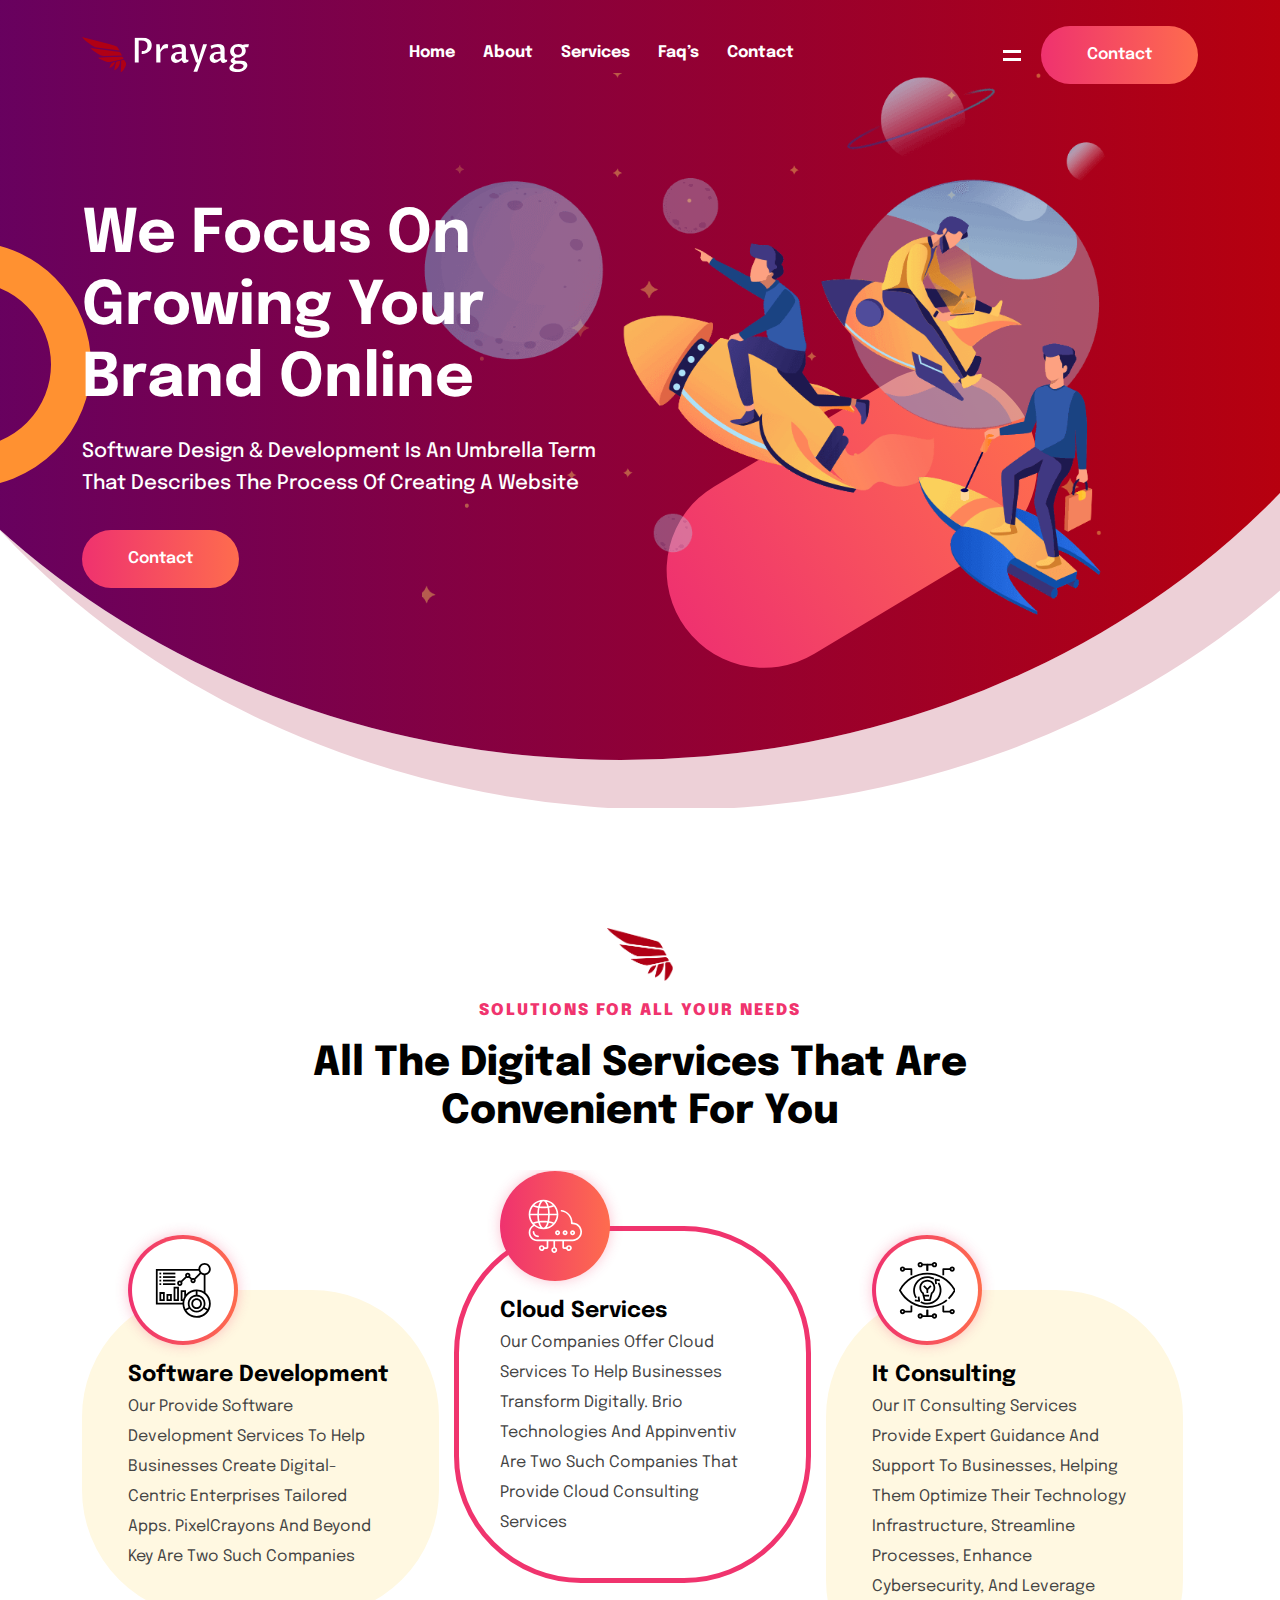
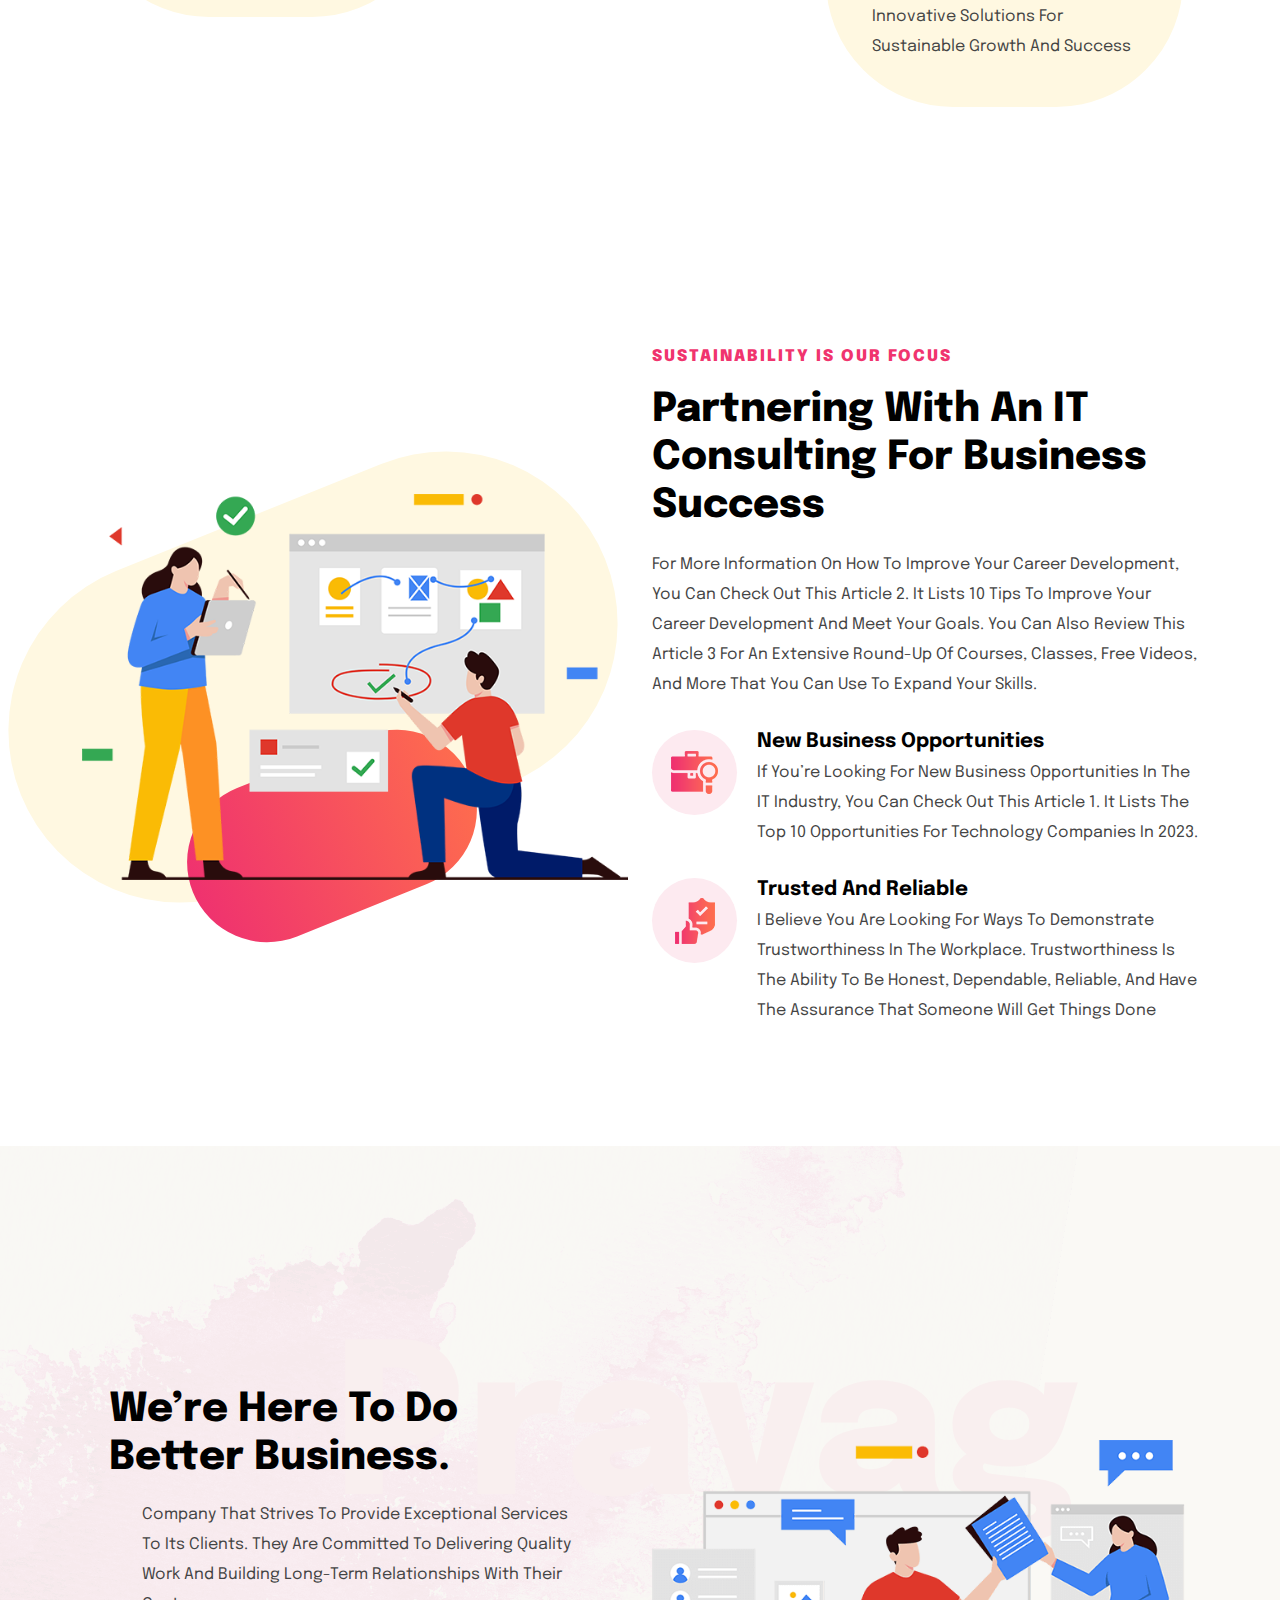
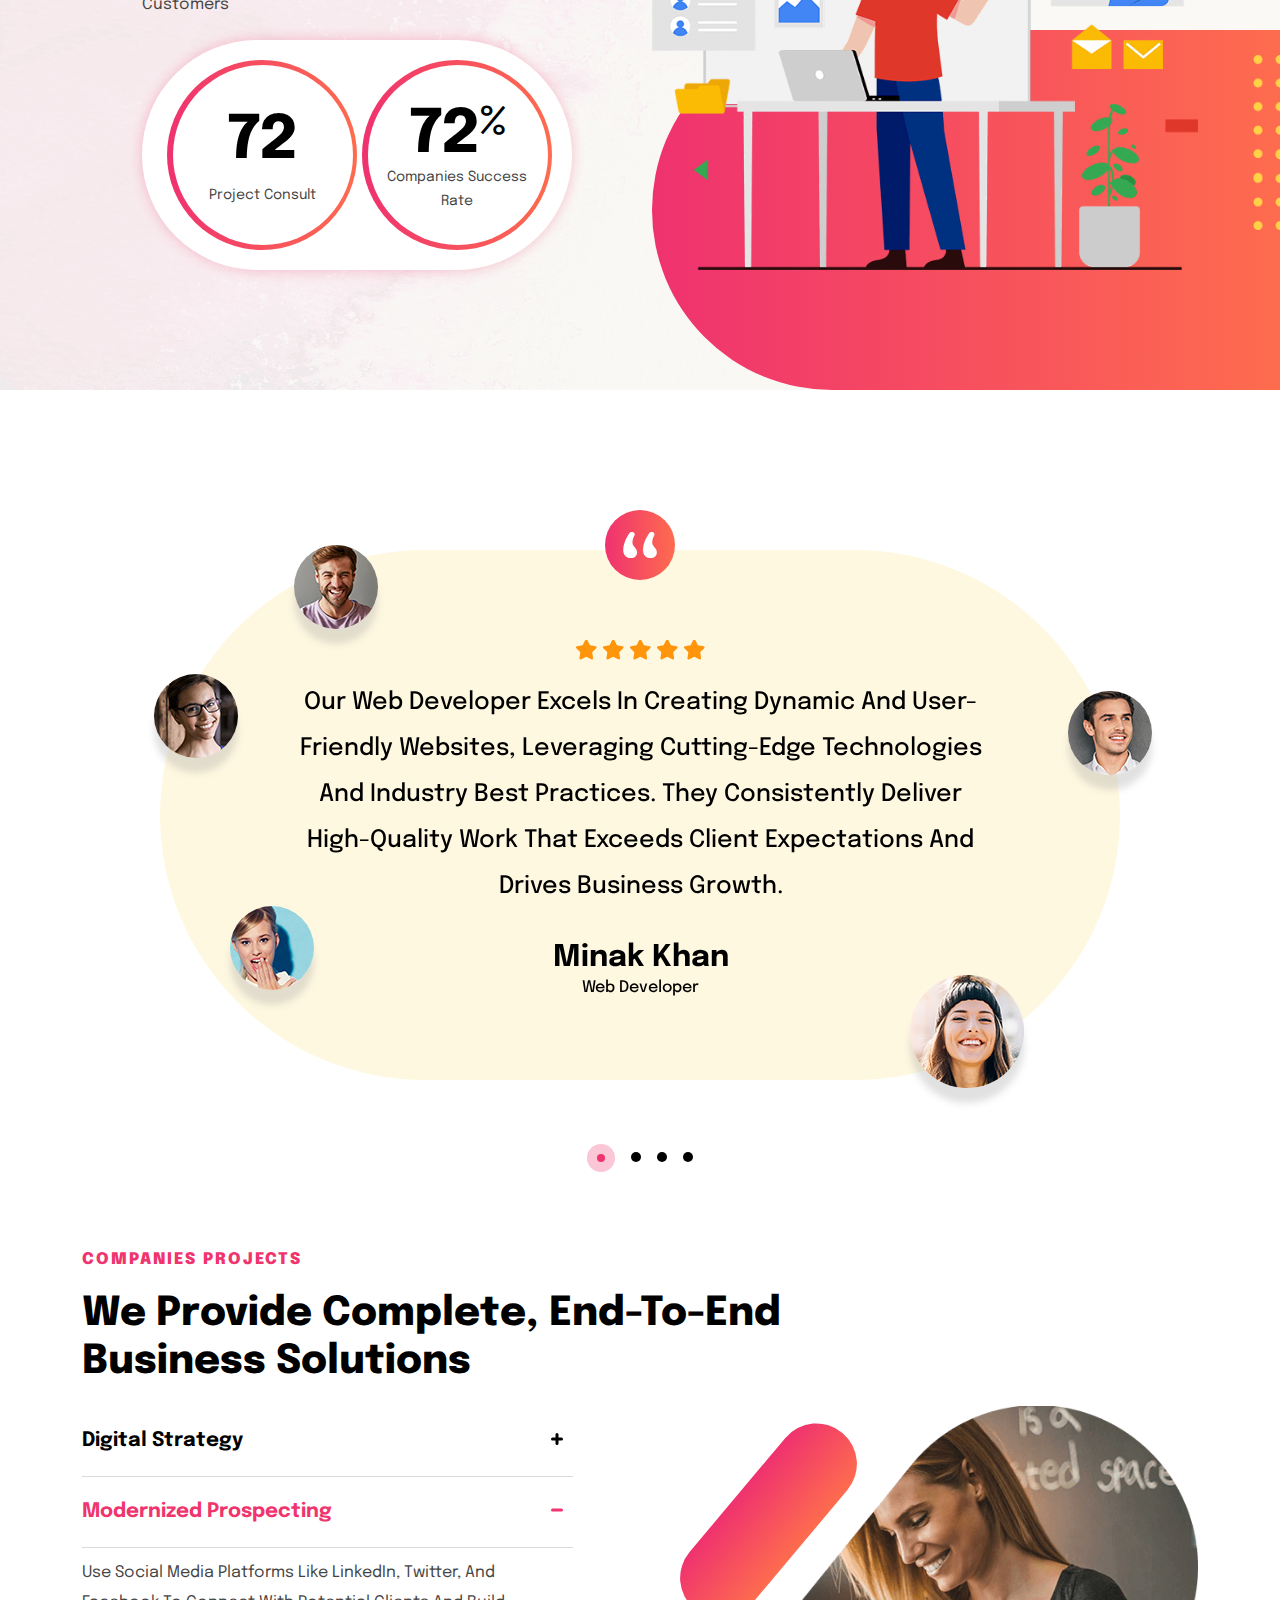
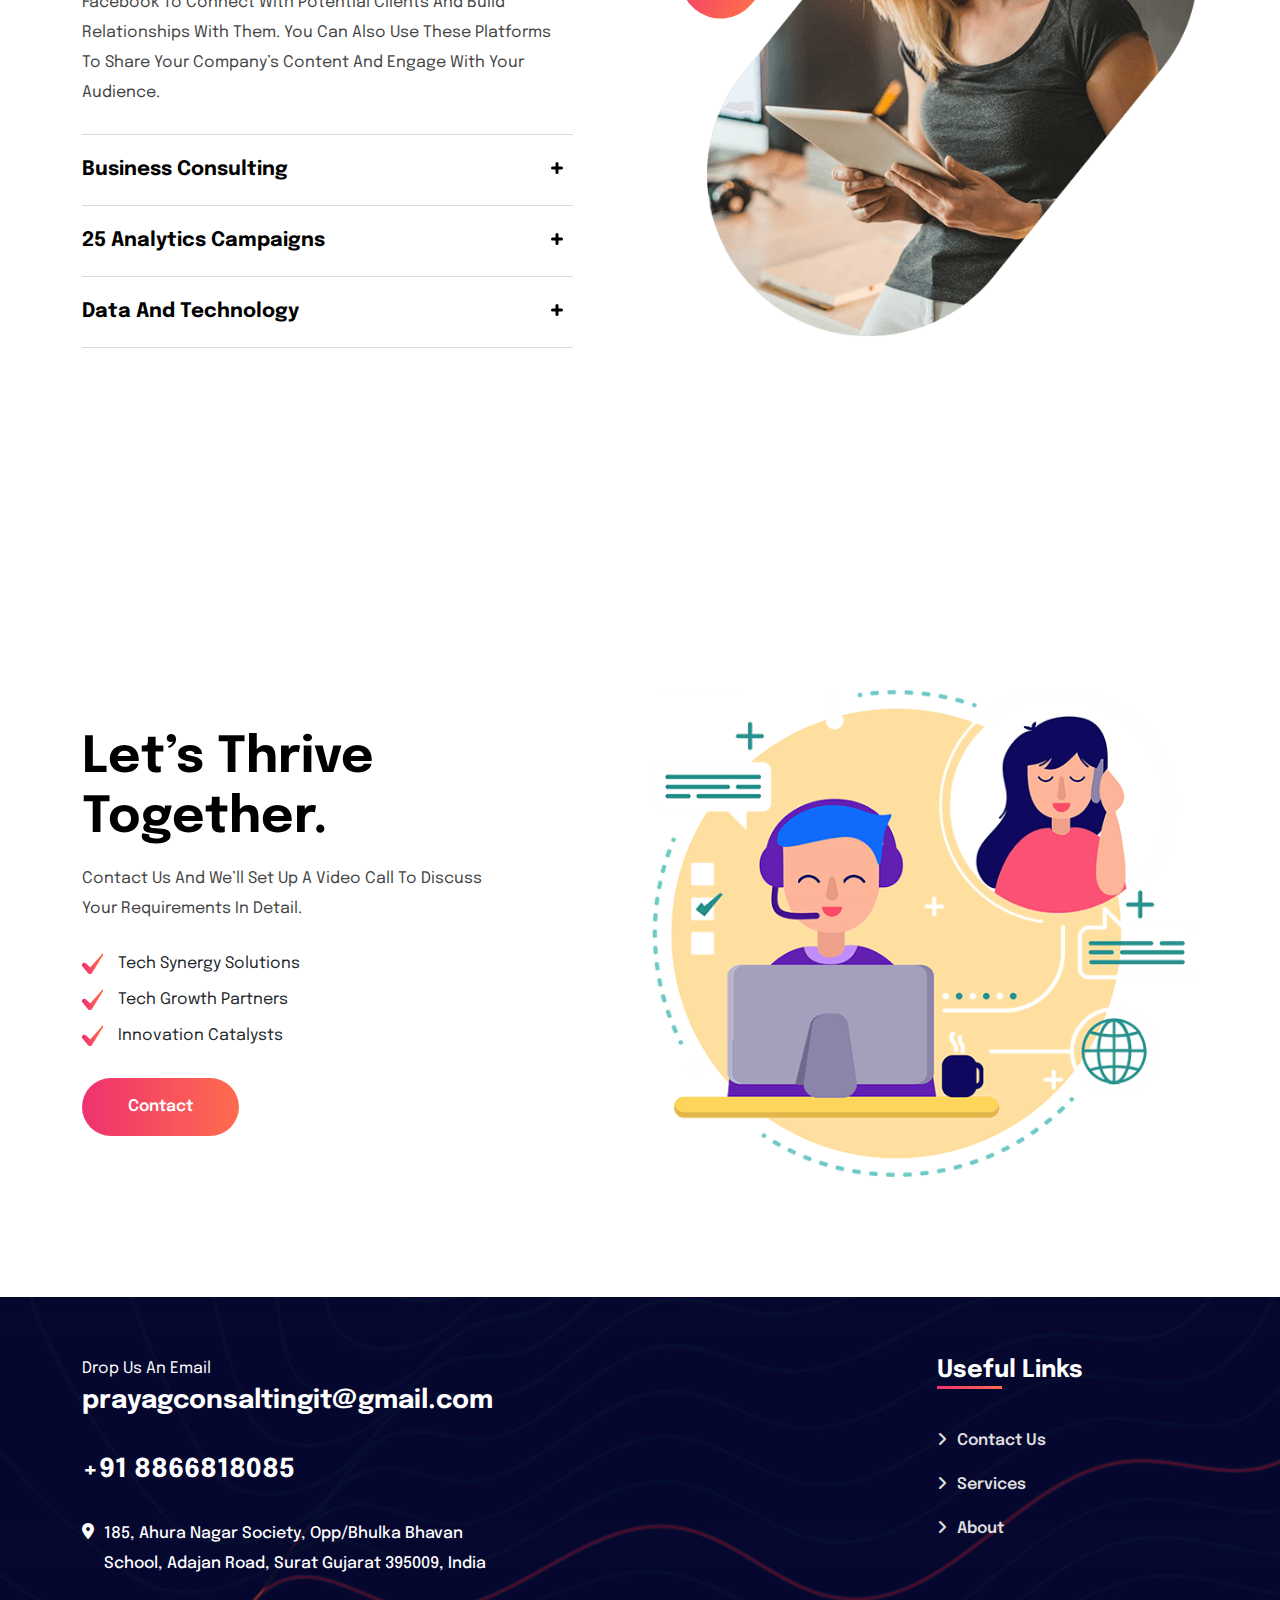
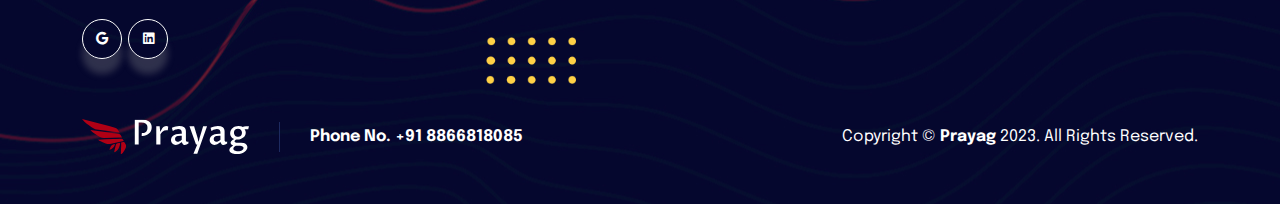
<file: index.html>
<!DOCTYPE html>
<html lang="zxx">
  <head>
    <meta charset="utf-8" />
    <meta name="viewport" content="width=device-width, initial-scale=1.0" />
    <title>Prayag - Home 1</title>
    <link rel="icon" href="assets/img/favicone.png" />
    <!-- CSS only -->
    <link
      rel="stylesheet"
      type="text/css"
      href="assets/css/bootstrap.min.css"
    />
    <link rel="stylesheet" href="assets/css/owl.carousel.min.css" />
    <link rel="stylesheet" href="assets/css/owl.theme.default.min.css" />
    <!-- fancybox -->
    <link rel="stylesheet" href="assets/css/jquery.fancybox.min.css" />
    <link rel="stylesheet" href="assets/css/fontawesome.min.css" />
    <!-- style -->
    <link rel="stylesheet" href="assets/css/style.css" />
    <!-- responsive -->
    <link rel="stylesheet" href="assets/css/responsive.css" />
    <!-- color -->
    <link rel="stylesheet" href="assets/css/color.css" />
    <script src="assets/js/jquery-3.6.0.min.js"></script>
    <script src="assets/js/preloader.js"></script>
  </head>
  <body>
    <!-- loader -->
    <div class="preloader">
      <div class="loader4"></div>
    </div>
    <!-- loader end -->
    <header class="topnav">
      <div class="container">
        <div class="header-bar">
          <a href="index.html">
            <svg
              class="logo-img"
              viewBox="0 0 576.4159277463526 122.70715783032121"
              height="84.19811585498948"
              width="395.52"
            >
              <g
                transform="matrix(1,0,0,1,180.89592774635267,1.3606398578204733)"
              >
                <svg
                  viewBox="0 0 395.52 119.98587811468026"
                  height="119.98587811468026"
                  width="395.52"
                >
                  <g id="textblocktransform">
                    <svg
                      viewBox="0 0 395.52 119.98587811468026"
                      height="119.98587811468026"
                      width="395.52"
                      id="textblock"
                    >
                      <g>
                        <svg
                          viewBox="0 0 395.52 119.98587811468026"
                          height="119.98587811468026"
                          width="395.52"
                        >
                          <g transform="matrix(1,0,0,1,0,0)">
                            <svg
                              width="395.52"
                              viewBox="5.03000020980835 -35.77000045776367 162.6300048828125 49.34000015258789"
                              height="119.98587811468026"
                              data-palette-color="#ffffff"
                            >
                              <path
                                d="M11.08-31.47L11.08 0 5.03 0 5.03-35.77 15.82-35.77Q18.9-35.77 21.42-35.02 23.95-34.28 25.77-32.85 27.59-31.42 28.59-29.35 29.59-27.27 29.59-24.58L29.59-24.58Q29.59-21.7 28.49-19.43 27.39-17.16 25.59-15.59 23.78-14.01 21.46-13.17 19.14-12.33 16.72-12.33L16.72-12.33Q16.41-12.33 16.05-12.35 15.7-12.38 15.21-12.45L15.21-12.45 15.58-16.5Q15.94-16.46 16.26-16.44 16.58-16.43 16.85-16.43L16.85-16.43Q18.31-16.43 19.53-16.92 20.75-17.41 21.64-18.36 22.53-19.31 23.03-20.69 23.54-22.07 23.54-23.88L23.54-23.88Q23.54-25.88 22.95-27.32 22.36-28.76 21.25-29.69 20.14-30.62 18.57-31.04 16.99-31.47 15.01-31.47L15.01-31.47 11.08-31.47ZM36.06 0L36.06-25.88 40.84-25.88 41.67-18.16Q42.01-18.8 42.38-19.47 42.75-20.14 43.11-20.76 43.48-21.39 43.8-21.9 44.11-22.41 44.33-22.75L44.33-22.75Q44.85-23.51 45.49-24.18 46.14-24.85 46.9-25.33 47.65-25.81 48.53-26.09 49.41-26.37 50.44-26.37L50.44-26.37Q51.14-26.37 51.85-26.2 52.56-26.03 53.05-25.66L53.05-25.66 52.41-20.21Q51.98-20.34 51.39-20.37 50.8-20.41 50.34-20.41L50.34-20.41Q48.78-20.41 47.56-19.96 46.34-19.51 45.35-18.71 44.36-17.92 43.54-16.85 42.72-15.77 41.97-14.53L41.97-14.53 41.97 0 36.06 0ZM72.31-3.81L72.31-3.81Q71.67-3.27 70.78-2.53 69.89-1.78 68.81-1.11 67.72-0.44 66.44 0.02 65.16 0.49 63.74 0.49L63.74 0.49Q62.3 0.49 61.07-0.04 59.83-0.56 58.92-1.5 58-2.44 57.48-3.75 56.95-5.05 56.95-6.64L56.95-6.64Q56.95-8.3 57.62-9.89 58.3-11.47 59.87-12.72 61.45-13.96 64.03-14.73 66.62-15.5 70.43-15.5L70.43-15.5 72.21-15.5 72.21-17.5Q72.21-18.58 71.85-19.43 71.48-20.29 70.82-20.9 70.16-21.51 69.25-21.83 68.33-22.14 67.21-22.14L67.21-22.14Q66.33-22.14 65.33-21.94 64.33-21.73 63.35-21.36 62.37-21 61.45-20.5 60.52-20 59.79-19.41L59.79-19.41 59.35-19.65 58.22-23.75Q61.18-25.29 63.72-25.83 66.25-26.37 68.48-26.37L68.48-26.37Q70.77-26.37 72.57-25.9 74.36-25.44 75.61-24.48 76.85-23.51 77.5-22.03 78.14-20.56 78.14-18.53L78.14-18.53 78.14-6.57Q78.14-6.2 78.21-5.76 78.27-5.32 78.45-4.93 78.63-4.54 78.99-4.27 79.34-4 79.93-4L79.93-4Q80.27-4 80.76-4.1 81.25-4.2 81.73-4.42L81.73-4.42 81.73-1.49Q80.41-0.59 79.11-0.05 77.8 0.49 76.56 0.49L76.56 0.49Q75.58 0.49 74.87 0.12 74.16-0.24 73.68-0.84 73.19-1.44 72.86-2.21 72.53-2.98 72.31-3.81ZM72.21-6.96L72.21-12.62 70.67-12.62Q68.13-12.62 66.58-12.27 65.03-11.91 64.18-11.29 63.33-10.67 63.04-9.85 62.76-9.03 62.76-8.08L62.76-8.08Q62.76-7.08 63.06-6.32 63.35-5.57 63.85-5.05 64.35-4.54 65.03-4.27 65.72-4 66.5-4L66.5-4Q67.08-4 67.72-4.14 68.35-4.27 69.05-4.61 69.75-4.96 70.53-5.52 71.31-6.08 72.21-6.96L72.21-6.96ZM92.45 0L83.2-25.88 89.74-25.88 94.77-9.3 95.89-4.44 96.38-4.44 97.48-9.3 102.56-25.88 108.15-25.88 94.26 13.09 88.79 13.09 94.26 0 92.45 0ZM127.21-3.81L127.21-3.81Q126.58-3.27 125.69-2.53 124.79-1.78 123.71-1.11 122.62-0.44 121.34 0.02 120.06 0.49 118.64 0.49L118.64 0.49Q117.2 0.49 115.97-0.04 114.74-0.56 113.82-1.5 112.91-2.44 112.38-3.75 111.86-5.05 111.86-6.64L111.86-6.64Q111.86-8.3 112.53-9.89 113.2-11.47 114.77-12.72 116.35-13.96 118.94-14.73 121.52-15.5 125.33-15.5L125.33-15.5 127.11-15.5 127.11-17.5Q127.11-18.58 126.75-19.43 126.38-20.29 125.72-20.9 125.06-21.51 124.15-21.83 123.23-22.14 122.11-22.14L122.11-22.14Q121.23-22.14 120.23-21.94 119.23-21.73 118.25-21.36 117.28-21 116.35-20.5 115.42-20 114.69-19.41L114.69-19.41 114.25-19.65 113.12-23.75Q116.08-25.29 118.62-25.83 121.16-26.37 123.38-26.37L123.38-26.37Q125.67-26.37 127.47-25.9 129.26-25.44 130.51-24.48 131.75-23.51 132.4-22.03 133.05-20.56 133.05-18.53L133.05-18.53 133.05-6.57Q133.05-6.2 133.11-5.76 133.17-5.32 133.35-4.93 133.53-4.54 133.89-4.27 134.24-4 134.83-4L134.83-4Q135.17-4 135.66-4.1 136.15-4.2 136.64-4.42L136.64-4.42 136.64-1.49Q135.32-0.59 134.01-0.05 132.7 0.49 131.46 0.49L131.46 0.49Q130.48 0.49 129.78 0.12 129.07-0.24 128.58-0.84 128.09-1.44 127.76-2.21 127.43-2.98 127.21-3.81ZM127.11-6.96L127.11-12.62 125.58-12.62Q123.04-12.62 121.49-12.27 119.94-11.91 119.08-11.29 118.23-10.67 117.95-9.85 117.67-9.03 117.67-8.08L117.67-8.08Q117.67-7.08 117.96-6.32 118.25-5.57 118.75-5.05 119.25-4.54 119.94-4.27 120.62-4 121.4-4L121.4-4Q121.99-4 122.62-4.14 123.26-4.27 123.95-4.61 124.65-4.96 125.43-5.52 126.21-6.08 127.11-6.96L127.11-6.96ZM154.92 1.78L149.01 1.78Q148.45 2.1 147.84 2.51 147.23 2.93 146.7 3.43 146.18 3.93 145.84 4.53 145.5 5.13 145.5 5.81L145.5 5.81Q145.5 6.54 145.92 7.18 146.35 7.81 147.19 8.29 148.03 8.76 149.28 9.05 150.52 9.33 152.14 9.33L152.14 9.33Q153.99 9.33 155.43 8.96 156.87 8.59 157.86 7.97 158.85 7.35 159.36 6.54 159.88 5.74 159.88 4.86L159.88 4.86Q159.88 4.08 159.48 3.5 159.09 2.93 158.42 2.54 157.75 2.15 156.85 1.97 155.94 1.78 154.92 1.78L154.92 1.78ZM145.4 1.29L145.4 1.29Q143.71 0.71 142.65-0.26 141.59-1.22 141.59-2.54L141.59-2.54Q141.59-3.34 142.02-4.08 142.44-4.81 143.14-5.47 143.84-6.13 144.71-6.73 145.59-7.32 146.5-7.89L146.5-7.89Q144.98-8.54 143.92-9.45 142.86-10.35 142.19-11.43 141.52-12.5 141.21-13.7 140.91-14.89 140.91-16.11L140.91-16.11Q140.91-18.46 141.91-20.35 142.91-22.24 144.56-23.58 146.2-24.93 148.32-25.65 150.43-26.37 152.67-26.37L152.67-26.37Q154.36-26.37 155.99-25.95 157.63-25.54 158.75-24.83L158.75-24.83Q159.53-25.27 160.83-25.57 162.12-25.88 163.51-25.88L163.51-25.88 167.66-25.88 166.61-21.68 161.36-21.68Q161.51-21.53 161.8-21.11 162.1-20.68 162.37-20.04 162.63-19.41 162.84-18.59 163.05-17.77 163.05-16.85L163.05-16.85Q163.05-14.79 162.08-13.02 161.12-11.25 159.52-9.95 157.92-8.64 155.86-7.9 153.8-7.15 151.62-7.15L151.62-7.15Q151.16-7.15 150.7-7.19 150.23-7.23 149.74-7.28L149.74-7.28Q149.35-7.03 148.91-6.73 148.47-6.42 148.11-6.07 147.74-5.71 147.5-5.3 147.25-4.88 147.25-4.44L147.25-4.44Q147.25-3.69 147.94-3.22 148.62-2.76 149.82-2.76L149.82-2.76 156.41-2.76Q158.17-2.76 159.79-2.33 161.41-1.9 162.65-1.09 163.88-0.27 164.62 0.92 165.37 2.1 165.37 3.61L165.37 3.61Q165.37 5.3 164.4 7.07 163.44 8.84 161.56 10.29 159.68 11.74 156.92 12.66 154.16 13.57 150.57 13.57L150.57 13.57Q148.28 13.57 146.31 13.17 144.35 12.77 142.9 12.02 141.44 11.28 140.62 10.22 139.81 9.16 139.81 7.84L139.81 7.84Q139.81 6.67 140.42 5.66 141.03 4.66 141.91 3.83 142.79 3 143.74 2.37 144.69 1.73 145.4 1.29ZM146.35-16.89L146.35-16.89Q146.35-15.65 146.78-14.59 147.2-13.53 147.97-12.73 148.74-11.94 149.78-11.5 150.82-11.06 152.06-11.06L152.06-11.06Q153.23-11.06 154.26-11.46 155.29-11.87 156.04-12.6 156.8-13.33 157.24-14.37 157.68-15.41 157.68-16.67L157.68-16.67Q157.68-17.92 157.25-18.97 156.82-20.02 156.05-20.79 155.29-21.56 154.24-22 153.19-22.44 151.94-22.44L151.94-22.44Q150.77-22.44 149.76-22.05 148.74-21.66 147.99-20.94 147.23-20.21 146.79-19.19 146.35-18.16 146.35-16.89Z"
                                opacity="1"
                                transform="matrix(1,0,0,1,0,0)"
                                fill="#ffffff"
                                class="wordmark-text-0"
                                data-fill-palette-color="primary"
                                id="text-0"
                              ></path>
                            </svg>
                          </g>
                        </svg>
                      </g>
                    </svg>
                  </g>
                </svg>
              </g>
              <g>
                <svg
                  viewBox="0 0 152.5701415845514 122.70715783032121"
                  height="122.70715783032121"
                  width="152.5701415845514"
                >
                  <g>
                    <svg
                      xmlns="http://www.w3.org/2000/svg"
                      xmlns:xlink="http://www.w3.org/1999/xlink"
                      version="1.1"
                      x="0"
                      y="0"
                      viewBox="0 9.78600025177002 100.0003433227539 80.42699432373047"
                      enable-background="new 0 0 100 100"
                      xml:space="preserve"
                      width="152.5701415845514"
                      height="122.70715783032121"
                      class="icon-icon-0"
                      data-fill-palette-color="accent"
                      id="icon-0"
                    >
                      <path
                        d="M49.942 52.994c13.552-0.488 27.103-0.977 40.653-1.465-2.527-4.177-3.159-7.831-7.989-8.461-7.229-0.94-14.458-1.883-21.688-2.826-14.023-1.827-28.05-3.654-42.075-5.48C20.101 36.792 39.724 53.361 49.942 52.994z"
                        fill="#b00015"
                        data-fill-palette-color="accent"
                      ></path>
                      <path
                        d="M0 9.786c4.391 7.257 26.615 23.072 32.953 23.886 17.33 2.231 34.657 4.46 51.986 6.688-3.393-5.607-4.18-9.35-10.312-10.959-8.904-2.341-17.812-4.683-26.717-7.023C31.94 18.182 15.97 13.984 0 9.786z"
                        fill="#b00015"
                        data-fill-palette-color="accent"
                      ></path>
                      <path
                        d="M63.108 66.207c10.413-2.219 20.826-4.439 31.241-6.66-2.028-3.346-2.034-5.359-5.827-5.189-6.158 0.273-12.314 0.549-18.471 0.822-11.343 0.506-22.686 1.014-34.028 1.518C37.298 58.064 54.94 67.947 63.108 66.207z"
                        fill="#b00015"
                        data-fill-palette-color="accent"
                      ></path>
                      <path
                        d="M87.682 90.213c5.725-3.719 7.262-7.721 10.519-13.807 3.651-6.824 1.257-7.844-2.821-14.596-0.417-0.688-5.842 0.232-6.453 0.904-0.745 0.818-0.248 5.455-0.294 6.496C88.315 76.211 87.998 83.213 87.682 90.213z"
                        fill="#b00015"
                        data-fill-palette-color="accent"
                      ></path>
                      <path
                        d="M86.35 63.447c-3.795 0.809-8.604 0.191-9.572 4.229-1.373 5.736-2.746 11.475-4.12 17.211C81.904 82.678 86.028 71.582 86.35 63.447z"
                        fill="#b00015"
                        data-fill-palette-color="accent"
                      ></path>
                      <path
                        d="M74.666 66.121c-9.148 1.953-8.956 4.611-12.879 13.18C68.007 78.711 73.811 71.941 74.666 66.121z"
                        fill="#b00015"
                        data-fill-palette-color="accent"
                      ></path>
                    </svg>
                  </g>
                </svg>
              </g>
            </svg>
          </a>
          <nav class="navbar">
            <ul class="navbar-links">
              <li class="navbar-dropdown">
                <a href="index.html">home</a>
              </li>
              <li class="navbar-dropdown">
                <a href="about.html">About</a>
              </li>
              <li class="navbar-dropdown">
                <a href="services.html">Services</a>
              </li>
              <li class="navbar-dropdown">
                <a href="faqs.html">Faq’s</a>
              </li>

              <li class="navbar-dropdown">
                <a href="contact.html">contact</a>
              </li>
            </ul>
          </nav>
          <div class="pickup">
            <div class="menu-icon cursor-pointer">
              <span class="text"><span class="word">Menu</span></span>
              <span class="icon">
                <i></i>
                <i></i>
              </span>
            </div>
            <a href="https://api.whatsapp.com/send?phone=8866818085" class="btn"
              >contact</a
            >
          </div>

          <div class="bar-menu">
            <i class="fa-solid fa-bars"></i>
          </div>
        </div>
        <div
          class="mobile-nav hmburger-menu"
          id="mobile-nav"
          style="
            display: block;
            background-image: url(assets/img/background.png);
          "
        >
          <div class="res-log">
            <a href="index.html">
              <svg
                class="logo-img"
                viewBox="0 0 576.4159277463526 122.70715783032121"
                height="84.19811585498948"
                width="395.52"
              >
                <g
                  transform="matrix(1,0,0,1,180.89592774635267,1.3606398578204733)"
                >
                  <svg
                    viewBox="0 0 395.52 119.98587811468026"
                    height="119.98587811468026"
                    width="395.52"
                  >
                    <g id="textblocktransform">
                      <svg
                        viewBox="0 0 395.52 119.98587811468026"
                        height="119.98587811468026"
                        width="395.52"
                        id="textblock"
                      >
                        <g>
                          <svg
                            viewBox="0 0 395.52 119.98587811468026"
                            height="119.98587811468026"
                            width="395.52"
                          >
                            <g transform="matrix(1,0,0,1,0,0)">
                              <svg
                                width="395.52"
                                viewBox="5.03000020980835 -35.77000045776367 162.6300048828125 49.34000015258789"
                                height="119.98587811468026"
                                data-palette-color="#ffffff"
                              >
                                <path
                                  d="M11.08-31.47L11.08 0 5.03 0 5.03-35.77 15.82-35.77Q18.9-35.77 21.42-35.02 23.95-34.28 25.77-32.85 27.59-31.42 28.59-29.35 29.59-27.27 29.59-24.58L29.59-24.58Q29.59-21.7 28.49-19.43 27.39-17.16 25.59-15.59 23.78-14.01 21.46-13.17 19.14-12.33 16.72-12.33L16.72-12.33Q16.41-12.33 16.05-12.35 15.7-12.38 15.21-12.45L15.21-12.45 15.58-16.5Q15.94-16.46 16.26-16.44 16.58-16.43 16.85-16.43L16.85-16.43Q18.31-16.43 19.53-16.92 20.75-17.41 21.64-18.36 22.53-19.31 23.03-20.69 23.54-22.07 23.54-23.88L23.54-23.88Q23.54-25.88 22.95-27.32 22.36-28.76 21.25-29.69 20.14-30.62 18.57-31.04 16.99-31.47 15.01-31.47L15.01-31.47 11.08-31.47ZM36.06 0L36.06-25.88 40.84-25.88 41.67-18.16Q42.01-18.8 42.38-19.47 42.75-20.14 43.11-20.76 43.48-21.39 43.8-21.9 44.11-22.41 44.33-22.75L44.33-22.75Q44.85-23.51 45.49-24.18 46.14-24.85 46.9-25.33 47.65-25.81 48.53-26.09 49.41-26.37 50.44-26.37L50.44-26.37Q51.14-26.37 51.85-26.2 52.56-26.03 53.05-25.66L53.05-25.66 52.41-20.21Q51.98-20.34 51.39-20.37 50.8-20.41 50.34-20.41L50.34-20.41Q48.78-20.41 47.56-19.96 46.34-19.51 45.35-18.71 44.36-17.92 43.54-16.85 42.72-15.77 41.97-14.53L41.97-14.53 41.97 0 36.06 0ZM72.31-3.81L72.31-3.81Q71.67-3.27 70.78-2.53 69.89-1.78 68.81-1.11 67.72-0.44 66.44 0.02 65.16 0.49 63.74 0.49L63.74 0.49Q62.3 0.49 61.07-0.04 59.83-0.56 58.92-1.5 58-2.44 57.48-3.75 56.95-5.05 56.95-6.64L56.95-6.64Q56.95-8.3 57.62-9.89 58.3-11.47 59.87-12.72 61.45-13.96 64.03-14.73 66.62-15.5 70.43-15.5L70.43-15.5 72.21-15.5 72.21-17.5Q72.21-18.58 71.85-19.43 71.48-20.29 70.82-20.9 70.16-21.51 69.25-21.83 68.33-22.14 67.21-22.14L67.21-22.14Q66.33-22.14 65.33-21.94 64.33-21.73 63.35-21.36 62.37-21 61.45-20.5 60.52-20 59.79-19.41L59.79-19.41 59.35-19.65 58.22-23.75Q61.18-25.29 63.72-25.83 66.25-26.37 68.48-26.37L68.48-26.37Q70.77-26.37 72.57-25.9 74.36-25.44 75.61-24.48 76.85-23.51 77.5-22.03 78.14-20.56 78.14-18.53L78.14-18.53 78.14-6.57Q78.14-6.2 78.21-5.76 78.27-5.32 78.45-4.93 78.63-4.54 78.99-4.27 79.34-4 79.93-4L79.93-4Q80.27-4 80.76-4.1 81.25-4.2 81.73-4.42L81.73-4.42 81.73-1.49Q80.41-0.59 79.11-0.05 77.8 0.49 76.56 0.49L76.56 0.49Q75.58 0.49 74.87 0.12 74.16-0.24 73.68-0.84 73.19-1.44 72.86-2.21 72.53-2.98 72.31-3.81ZM72.21-6.96L72.21-12.62 70.67-12.62Q68.13-12.62 66.58-12.27 65.03-11.91 64.18-11.29 63.33-10.67 63.04-9.85 62.76-9.03 62.76-8.08L62.76-8.08Q62.76-7.08 63.06-6.32 63.35-5.57 63.85-5.05 64.35-4.54 65.03-4.27 65.72-4 66.5-4L66.5-4Q67.08-4 67.72-4.14 68.35-4.27 69.05-4.61 69.75-4.96 70.53-5.52 71.31-6.08 72.21-6.96L72.21-6.96ZM92.45 0L83.2-25.88 89.74-25.88 94.77-9.3 95.89-4.44 96.38-4.44 97.48-9.3 102.56-25.88 108.15-25.88 94.26 13.09 88.79 13.09 94.26 0 92.45 0ZM127.21-3.81L127.21-3.81Q126.58-3.27 125.69-2.53 124.79-1.78 123.71-1.11 122.62-0.44 121.34 0.02 120.06 0.49 118.64 0.49L118.64 0.49Q117.2 0.49 115.97-0.04 114.74-0.56 113.82-1.5 112.91-2.44 112.38-3.75 111.86-5.05 111.86-6.64L111.86-6.64Q111.86-8.3 112.53-9.89 113.2-11.47 114.77-12.72 116.35-13.96 118.94-14.73 121.52-15.5 125.33-15.5L125.33-15.5 127.11-15.5 127.11-17.5Q127.11-18.58 126.75-19.43 126.38-20.29 125.72-20.9 125.06-21.51 124.15-21.83 123.23-22.14 122.11-22.14L122.11-22.14Q121.23-22.14 120.23-21.94 119.23-21.73 118.25-21.36 117.28-21 116.35-20.5 115.42-20 114.69-19.41L114.69-19.41 114.25-19.65 113.12-23.75Q116.08-25.29 118.62-25.83 121.16-26.37 123.38-26.37L123.38-26.37Q125.67-26.37 127.47-25.9 129.26-25.44 130.51-24.48 131.75-23.51 132.4-22.03 133.05-20.56 133.05-18.53L133.05-18.53 133.05-6.57Q133.05-6.2 133.11-5.76 133.17-5.32 133.35-4.93 133.53-4.54 133.89-4.27 134.24-4 134.83-4L134.83-4Q135.17-4 135.66-4.1 136.15-4.2 136.64-4.42L136.64-4.42 136.64-1.49Q135.32-0.59 134.01-0.05 132.7 0.49 131.46 0.49L131.46 0.49Q130.48 0.49 129.78 0.12 129.07-0.24 128.58-0.84 128.09-1.44 127.76-2.21 127.43-2.98 127.21-3.81ZM127.11-6.96L127.11-12.62 125.58-12.62Q123.04-12.62 121.49-12.27 119.94-11.91 119.08-11.29 118.23-10.67 117.95-9.85 117.67-9.03 117.67-8.08L117.67-8.08Q117.67-7.08 117.96-6.32 118.25-5.57 118.75-5.05 119.25-4.54 119.94-4.27 120.62-4 121.4-4L121.4-4Q121.99-4 122.62-4.14 123.26-4.27 123.95-4.61 124.65-4.96 125.43-5.52 126.21-6.08 127.11-6.96L127.11-6.96ZM154.92 1.78L149.01 1.78Q148.45 2.1 147.84 2.51 147.23 2.93 146.7 3.43 146.18 3.93 145.84 4.53 145.5 5.13 145.5 5.81L145.5 5.81Q145.5 6.54 145.92 7.18 146.35 7.81 147.19 8.29 148.03 8.76 149.28 9.05 150.52 9.33 152.14 9.33L152.14 9.33Q153.99 9.33 155.43 8.96 156.87 8.59 157.86 7.97 158.85 7.35 159.36 6.54 159.88 5.74 159.88 4.86L159.88 4.86Q159.88 4.08 159.48 3.5 159.09 2.93 158.42 2.54 157.75 2.15 156.85 1.97 155.94 1.78 154.92 1.78L154.92 1.78ZM145.4 1.29L145.4 1.29Q143.71 0.71 142.65-0.26 141.59-1.22 141.59-2.54L141.59-2.54Q141.59-3.34 142.02-4.08 142.44-4.81 143.14-5.47 143.84-6.13 144.71-6.73 145.59-7.32 146.5-7.89L146.5-7.89Q144.98-8.54 143.92-9.45 142.86-10.35 142.19-11.43 141.52-12.5 141.21-13.7 140.91-14.89 140.91-16.11L140.91-16.11Q140.91-18.46 141.91-20.35 142.91-22.24 144.56-23.58 146.2-24.93 148.32-25.65 150.43-26.37 152.67-26.37L152.67-26.37Q154.36-26.37 155.99-25.95 157.63-25.54 158.75-24.83L158.75-24.83Q159.53-25.27 160.83-25.57 162.12-25.88 163.51-25.88L163.51-25.88 167.66-25.88 166.61-21.68 161.36-21.68Q161.51-21.53 161.8-21.11 162.1-20.68 162.37-20.04 162.63-19.41 162.84-18.59 163.05-17.77 163.05-16.85L163.05-16.85Q163.05-14.79 162.08-13.02 161.12-11.25 159.52-9.95 157.92-8.64 155.86-7.9 153.8-7.15 151.62-7.15L151.62-7.15Q151.16-7.15 150.7-7.19 150.23-7.23 149.74-7.28L149.74-7.28Q149.35-7.03 148.91-6.73 148.47-6.42 148.11-6.07 147.74-5.71 147.5-5.3 147.25-4.88 147.25-4.44L147.25-4.44Q147.25-3.69 147.94-3.22 148.62-2.76 149.82-2.76L149.82-2.76 156.41-2.76Q158.17-2.76 159.79-2.33 161.41-1.9 162.65-1.09 163.88-0.27 164.62 0.92 165.37 2.1 165.37 3.61L165.37 3.61Q165.37 5.3 164.4 7.07 163.44 8.84 161.56 10.29 159.68 11.74 156.92 12.66 154.16 13.57 150.57 13.57L150.57 13.57Q148.28 13.57 146.31 13.17 144.35 12.77 142.9 12.02 141.44 11.28 140.62 10.22 139.81 9.16 139.81 7.84L139.81 7.84Q139.81 6.67 140.42 5.66 141.03 4.66 141.91 3.83 142.79 3 143.74 2.37 144.69 1.73 145.4 1.29ZM146.35-16.89L146.35-16.89Q146.35-15.65 146.78-14.59 147.2-13.53 147.97-12.73 148.74-11.94 149.78-11.5 150.82-11.06 152.06-11.06L152.06-11.06Q153.23-11.06 154.26-11.46 155.29-11.87 156.04-12.6 156.8-13.33 157.24-14.37 157.68-15.41 157.68-16.67L157.68-16.67Q157.68-17.92 157.25-18.97 156.82-20.02 156.05-20.79 155.29-21.56 154.24-22 153.19-22.44 151.94-22.44L151.94-22.44Q150.77-22.44 149.76-22.05 148.74-21.66 147.99-20.94 147.23-20.21 146.79-19.19 146.35-18.16 146.35-16.89Z"
                                  opacity="1"
                                  transform="matrix(1,0,0,1,0,0)"
                                  fill="#ffffff"
                                  class="wordmark-text-0"
                                  data-fill-palette-color="primary"
                                  id="text-0"
                                ></path>
                              </svg>
                            </g>
                          </svg>
                        </g>
                      </svg>
                    </g>
                  </svg>
                </g>
                <g>
                  <svg
                    viewBox="0 0 152.5701415845514 122.70715783032121"
                    height="122.70715783032121"
                    width="152.5701415845514"
                  >
                    <g>
                      <svg
                        xmlns="http://www.w3.org/2000/svg"
                        xmlns:xlink="http://www.w3.org/1999/xlink"
                        version="1.1"
                        x="0"
                        y="0"
                        viewBox="0 9.78600025177002 100.0003433227539 80.42699432373047"
                        enable-background="new 0 0 100 100"
                        xml:space="preserve"
                        width="152.5701415845514"
                        height="122.70715783032121"
                        class="icon-icon-0"
                        data-fill-palette-color="accent"
                        id="icon-0"
                      >
                        <path
                          d="M49.942 52.994c13.552-0.488 27.103-0.977 40.653-1.465-2.527-4.177-3.159-7.831-7.989-8.461-7.229-0.94-14.458-1.883-21.688-2.826-14.023-1.827-28.05-3.654-42.075-5.48C20.101 36.792 39.724 53.361 49.942 52.994z"
                          fill="#b00015"
                          data-fill-palette-color="accent"
                        ></path>
                        <path
                          d="M0 9.786c4.391 7.257 26.615 23.072 32.953 23.886 17.33 2.231 34.657 4.46 51.986 6.688-3.393-5.607-4.18-9.35-10.312-10.959-8.904-2.341-17.812-4.683-26.717-7.023C31.94 18.182 15.97 13.984 0 9.786z"
                          fill="#b00015"
                          data-fill-palette-color="accent"
                        ></path>
                        <path
                          d="M63.108 66.207c10.413-2.219 20.826-4.439 31.241-6.66-2.028-3.346-2.034-5.359-5.827-5.189-6.158 0.273-12.314 0.549-18.471 0.822-11.343 0.506-22.686 1.014-34.028 1.518C37.298 58.064 54.94 67.947 63.108 66.207z"
                          fill="#b00015"
                          data-fill-palette-color="accent"
                        ></path>
                        <path
                          d="M87.682 90.213c5.725-3.719 7.262-7.721 10.519-13.807 3.651-6.824 1.257-7.844-2.821-14.596-0.417-0.688-5.842 0.232-6.453 0.904-0.745 0.818-0.248 5.455-0.294 6.496C88.315 76.211 87.998 83.213 87.682 90.213z"
                          fill="#b00015"
                          data-fill-palette-color="accent"
                        ></path>
                        <path
                          d="M86.35 63.447c-3.795 0.809-8.604 0.191-9.572 4.229-1.373 5.736-2.746 11.475-4.12 17.211C81.904 82.678 86.028 71.582 86.35 63.447z"
                          fill="#b00015"
                          data-fill-palette-color="accent"
                        ></path>
                        <path
                          d="M74.666 66.121c-9.148 1.953-8.956 4.611-12.879 13.18C68.007 78.711 73.811 71.941 74.666 66.121z"
                          fill="#b00015"
                          data-fill-palette-color="accent"
                        ></path>
                      </svg>
                    </g>
                  </svg>
                </g>
              </svg>
            </a>
          </div>
          <ul>
            <li><a href="index.html">Home</a></li>
            <li><a href="about.html">about</a></li>
            <li><a href="services.html">Services</a></li>
            <li><a href="faqs.html">faqs</a></li>
            <li><a href="contact.html">Contact us</a></li>
          </ul>

          <div class="menu-sidebar-single-widget">
            <h5 class="menu-sidebar-title">Contact Info</h5>
            <div class="header-contact-info">
              <span>
                <i class="fa-solid fa-location-dot"></i>
                20, Bordeshi, New York, US
              </span>
              <span>
                <a class="email-i" href="mailto:prayagconsaltingit@gmail.com">
                  <i class="fa-solid fa-envelope"></i
                  >prayagconsaltingit@gmail.com
                </a>
              </span>
              <span
                ><a href="tel:+91 8866818085"
                  ><i class="fa-solid fa-phone"></i>+91 8866818085</a
                ></span
              >
            </div>
            <div class="social-profile">
              <a href="#"><i class="fa-brands fa-facebook-f"></i></a>
              <a href="#"><i class="fa-brands fa-twitter"></i></a>
              <a href="#"><i class="fa-brands fa-linkedin-in"></i></a>
              <a href="#"><i class="fa-brands fa-youtube"></i></a>
            </div>
          </div>

          <a href="JavaScript:void(0)" id="res-cross"
            ><i class="fa-regular fa-circle-xmark"></i
          ></a>
        </div>
      </div>
      <div class="hamenu valign">
        <div class="container">
          <div class="row">
            <div class="col-lg-8 valign">
              <div class="cont-info two">
                <div class="about-prayag bottom">
                  <img src="assets/img/about-immg.jpg" alt="about-immg" />
                  <h4>About Prayag Company</h4>
                  <p>
                    The IT company is a leading provider of innovative
                    technology solutions. With expertise in software
                    development, cybersecurity, and IT consulting, they empower
                    businesses to thrive in the digital era.
                  </p>
                </div>
              </div>
            </div>
            <div class="col-lg-4 valign">
              <div class="cont-info">
                <div class="item mb-50">
                  <h6 class="text-u fw-600 mb-20">HOW TO CONNECT</h6>
                  <p class="fw-400 fz-18">
                    <a href="https://api.whatsapp.com/send?phone=8866818085"
                      >+91 8866818085</a
                    >
                  </p>
                  <p class="fw-400 fz-18">
                    <a
                      class="email-i"
                      href="mailto:prayagconsaltingit@gmail.com"
                      >prayagconsaltingit@gmail.com</a
                    >
                  </p>
                </div>
                <div class="bottom">
                  <h6 class="text-u fw-600 mb-20">Follow Us</h6>
                  <ul class="rest social-text d-flex fz-13">
                    <li>
                      <a href="mailto:prayagconsaltingit@gmail.com"
                        ><i class="fa-brands fa-google"></i
                      ></a>
                    </li>
                    <li>
                      <a
                        href="https://www.linkedin.com/company/prayag-it-consulting"
                        ><i class="fa-brands fa-linkedin"></i
                      ></a>
                    </li>
                  </ul>
                </div>
              </div>
            </div>
          </div>
        </div>
      </div>
    </header>
    <section class="hero-section-one">
      <div class="container">
        <div class="row align-items-center">
          <div class="col-lg-6">
            <div class="hero-one-text">
              <h1>We Focus on Growing Your Brand Online</h1>
              <h5>
                software design & development is an umbrella term that describes
                the process of creating a website
              </h5>
              <div>
                <a
                  href="https://api.whatsapp.com/send?phone=8866818085"
                  class="btn"
                  >contact</a
                >
              </div>
            </div>
          </div>
          <div class="col-lg-6">
            <div class="hero-one-img">
              <img src="./assets/img/hero-one-img.png" alt="hero-one-img" />
              <div class="shaps-hero">
                <img
                  src="assets/img/shaps-1.png"
                  alt="dots-shaps"
                  class="shaps-1"
                />
              </div>
            </div>
          </div>
        </div>
      </div>
    </section>
    <section class="gap">
      <div class="container">
        <div class="heading">
          <img src="assets/img/heading-img.png" alt="heading-img" />
          <h6>Solutions for all your needs</h6>
          <h2>All The Digital Services That Are Convenient For You</h2>
        </div>
        <div class="row services-slider owl-carousel owl-theme">
          <div class="col-lg-12 item">
            <div class="services">
              <i>
                <svg
                  enable-background="new 0 0 68 68"
                  height="512"
                  viewBox="0 0 68 68"
                  width="512"
                  xmlns="http://www.w3.org/2000/svg"
                >
                  <g id="_x31_06">
                    <path
                      d="m8.8 40.6c0-.6-.4-1-1-1s-1 .4-1 1c0 3.6 2.9 6.5 6.5 6.5.6 0 1-.4 1-1s-.4-1-1-1c-2.5 0-4.5-2-4.5-4.5z"
                    />
                    <path
                      d="m33.7 41.8c0 1.7 1.3 3 3 3s3-1.3 3-3-1.3-3-3-3-3 1.4-3 3zm4 0c0 .6-.4 1-1 1s-1-.4-1-1 .4-1 1-1 1 .5 1 1z"
                    />
                    <path
                      d="m45.7 44.8c1.7 0 3-1.3 3-3s-1.3-3-3-3-3 1.3-3 3 1.4 3 3 3zm0-4c.6 0 1 .4 1 1s-.4 1-1 1-1-.4-1-1 .5-1 1-1z"
                    />
                    <path
                      d="m57.7 41.8c0-1.7-1.3-3-3-3s-3 1.3-3 3 1.3 3 3 3 3-1.3 3-3zm-4 0c0-.6.4-1 1-1s1 .4 1 1-.4 1-1 1-1-.4-1-1z"
                    />
                    <path
                      d="m7.2 32.3c-3.2 1.9-5.2 5.3-5.2 9 0 5.8 4.7 10.5 10.4 10.5h11.2v7.3h-2.6c-.4-1.4-1.8-2.5-3.3-2.5-1.9 0-3.5 1.6-3.5 3.5s1.6 3.5 3.5 3.5c1.6 0 2.9-1.1 3.3-2.5h2.6c1.1 0 2-.9 2-2v-7.3h6.1v7.3c-1.4.4-2.5 1.8-2.5 3.3 0 1.9 1.6 3.5 3.5 3.5s3.5-1.6 3.5-3.5c0-1.6-1.1-2.9-2.5-3.3v-7.3h8.7v7.3c0 1.1.9 2 2 2h2.6c.4 1.4 1.8 2.5 3.3 2.5 1.9 0 3.5-1.6 3.5-3.5s-1.6-3.5-3.5-3.5c-1.6 0-2.9 1.1-3.3 2.5h-2.6v-7.3h10.4c6.2 0 11.2-5 11.2-11.2 0-6.3-5.3-11.3-11.3-11.2 0-7.7-5.8-14.1-13.2-15.1-.5-.1-1 .3-1.1.9-.1.5.3 1 .9 1.1 6.9.9 12 7.1 11.4 14.1-.1.6.5 1.2 1.1 1.1 5.1-.7 10.2 3.5 10.2 9.1 0 5.1-4.1 9.2-9.2 9.2-22.5 0-17.4 0-42.4 0-4.6 0-8.4-3.8-8.4-8.5 0-3.3 1.9-6.2 4.8-7.6 3 2.4 6.9 3.9 11 3.9 9.8 0 17.8-8 17.8-17.8s-8-17.8-17.8-17.8-17.8 8-17.8 17.8c0 4.8 1.9 9.3 5.2 12.5zm10.5 29.3c-.8 0-1.5-.7-1.5-1.5s.7-1.5 1.5-1.5 1.5.7 1.5 1.5-.7 1.5-1.5 1.5zm16.5.9c0 .8-.7 1.5-1.5 1.5s-1.5-.7-1.5-1.5.7-1.5 1.5-1.5 1.5.7 1.5 1.5zm16.1-3.9c.8 0 1.5.7 1.5 1.5s-.7 1.5-1.5 1.5-1.5-.7-1.5-1.5.7-1.5 1.5-1.5zm-43-48.3c1.7.7 3.6 1.2 5.8 1.6-.4 2.1-.7 4.5-.7 7h-8.4c.3-3.3 1.4-6.2 3.3-8.6zm16.8-.2c-2.9.3-5.6.3-8.6 0 1.1-3.7 2.7-6.1 4.3-6.1 2.1-.1 3.7 4 4.3 6.1zm11.5 8.7h-8.3c-.1-2.5-.3-4.9-.7-7 2.2-.4 4.1-.9 5.8-1.6 1.8 2.5 3 5.4 3.2 8.6zm-3.2 10.6c-1.7-.7-3.6-1.2-5.8-1.6.4-2.1.7-4.5.7-7h8.3c-.2 3.2-1.4 6.2-3.2 8.6zm-12.6 6.2c-1.6 0-3.2-2.3-4.3-6.1 2.9-.3 5.7-.3 8.6 0-1.1 3.8-2.7 6.1-4.3 6.1zm-11.2-4.6c1.4-.5 3.1-.9 4.9-1.2.6 2.2 1.4 4 2.4 5.4-2.8-.8-5.3-2.2-7.3-4.2zm6.4-3.5c-.4-2-.7-4.2-.7-6.7h11c-.1 2.5-.3 4.7-.7 6.7-3.2-.3-6.3-.3-9.6 0zm10.3-8.7h-11c.1-2.5.3-4.7.7-6.7 3.2.4 6.3.4 9.6 0 .4 2 .7 4.2.7 6.7zm-11.8-8.9c-1.8-.3-3.4-.7-4.9-1.2 2-2 4.4-3.4 7.2-4.1-.9 1.3-1.7 3.1-2.3 5.3zm-1.2 10.9c.1 2.5.3 4.9.7 7-2.2.4-4.1.9-5.8 1.6-1.8-2.4-2.9-5.4-3.2-8.6zm11.5 14.3c1-1.3 1.8-3.2 2.4-5.4 1.8.3 3.5.7 4.9 1.2-2.1 2.1-4.5 3.5-7.3 4.2zm7.2-26.4c-1.4.5-3.1.9-4.9 1.2-.6-2.2-1.4-4-2.4-5.4 2.9.7 5.3 2.2 7.3 4.2z"
                    />
                  </g>
                </svg>
              </i>
              <a href="#">Cloud Services</a>
              <p>
                our companies offer cloud services to help businesses transform
                digitally. Brio Technologies and Appinventiv are two such
                companies that provide cloud consulting services
              </p>
            </div>
          </div>
          <div class="col-lg-12 item">
            <div class="services">
              <i>
                <svg
                  id="Line_Expand"
                  enable-background="new 0 0 64 64"
                  height="512"
                  viewBox="0 0 64 64"
                  width="512"
                  xmlns="http://www.w3.org/2000/svg"
                >
                  <path d="m51 15h-2v-7c0-.553.448-1 1-1h8v2h-7z" />
                  <path
                    d="m60 11c-1.654 0-3-1.346-3-3s1.346-3 3-3 3 1.346 3 3-1.346 3-3 3zm0-4c-.551 0-1 .448-1 1s.449 1 1 1 1-.448 1-1-.449-1-1-1z"
                  />
                  <path d="m15 15h-2v-6h-7v-2h8c.552 0 1 .447 1 1z" />
                  <path
                    d="m4 11c-1.654 0-3-1.346-3-3s1.346-3 3-3 3 1.346 3 3-1.346 3-3 3zm0-4c-.551 0-1 .448-1 1s.449 1 1 1 1-.448 1-1-.449-1-1-1z"
                  />
                  <path d="m33 10h-2v-6h-5v-2h6c.552 0 1 .447 1 1z" />
                  <path
                    d="m24 6c-1.654 0-3-1.346-3-3s1.346-3 3-3 3 1.346 3 3-1.346 3-3 3zm0-4c-.551 0-1 .448-1 1s.449 1 1 1 1-.448 1-1-.449-1-1-1z"
                  />
                  <path d="m33 10h-2v-7c0-.553.448-1 1-1h6v2h-5z" />
                  <path
                    d="m40 6c-1.654 0-3-1.346-3-3s1.346-3 3-3 3 1.346 3 3-1.346 3-3 3zm0-4c-.551 0-1 .448-1 1s.449 1 1 1 1-.448 1-1-.449-1-1-1z"
                  />
                  <path d="m58 57h-8c-.552 0-1-.447-1-1v-7h2v6h7z" />
                  <path
                    d="m60 59c-1.654 0-3-1.346-3-3s1.346-3 3-3 3 1.346 3 3-1.346 3-3 3zm0-4c-.551 0-1 .448-1 1s.449 1 1 1 1-.448 1-1-.449-1-1-1z"
                  />
                  <path d="m14 57h-8v-2h7v-6h2v7c0 .553-.448 1-1 1z" />
                  <path
                    d="m4 59c-1.654 0-3-1.346-3-3s1.346-3 3-3 3 1.346 3 3-1.346 3-3 3zm0-4c-.551 0-1 .448-1 1s.449 1 1 1 1-.448 1-1-.449-1-1-1z"
                  />
                  <path d="m32 62h-6v-2h5v-6h2v7c0 .553-.448 1-1 1z" />
                  <path
                    d="m24 64c-1.654 0-3-1.346-3-3s1.346-3 3-3 3 1.346 3 3-1.346 3-3 3zm0-4c-.551 0-1 .448-1 1s.449 1 1 1 1-.448 1-1-.449-1-1-1z"
                  />
                  <path d="m38 62h-6c-.552 0-1-.447-1-1v-7h2v6h5z" />
                  <path
                    d="m40 64c-1.654 0-3-1.346-3-3s1.346-3 3-3 3 1.346 3 3-1.346 3-3 3zm0-4c-.551 0-1 .448-1 1s.449 1 1 1 1-.448 1-1-.449-1-1-1z"
                  />
                  <path
                    d="m32 51.821c-13.379 0-25.596-7.416-31.885-19.355-.154-.291-.154-.641 0-.932 6.289-11.939 18.506-19.355 31.885-19.355s25.596 7.416 31.885 19.355c.154.291.154.64 0 .932-1.867 3.546-4.289 6.74-7.197 9.494l-1.375-1.451c2.621-2.482 4.823-5.343 6.553-8.509-6.012-11.007-17.407-17.821-29.866-17.821s-23.854 6.814-29.865 17.821c6.011 11.007 17.406 17.821 29.865 17.821 7.754 0 15.343-2.701 21.369-7.605l1.263 1.551c-6.382 5.194-14.419 8.054-22.632 8.054z"
                  />
                  <path
                    d="m35 44h-6c-.459 0-.859-.312-.97-.758l-1.846-7.383c-2.028-1.717-3.184-4.198-3.184-6.859 0-4.963 4.038-9 9-9s9 4.037 9 9c0 2.661-1.156 5.142-3.184 6.859l-1.846 7.383c-.111.446-.511.758-.97.758zm-5.219-2h4.438l1.737-6.947c.054-.216.178-.407.354-.545 1.71-1.341 2.69-3.348 2.69-5.508 0-3.859-3.14-7-7-7s-7 3.141-7 7c0 2.16.98 4.167 2.69 5.508.175.138.299.329.354.545z"
                  />
                  <path d="m27 37h7v2h-7z" />
                  <path
                    d="m32 32c-.256 0-.512-.098-.707-.293l-4-4 1.414-1.414 3.293 3.293 3.293-3.293 1.414 1.414-4 4c-.195.195-.451.293-.707.293z"
                  />
                  <path d="m31 31h2v4h-2z" />
                  <path
                    d="m31.949 48.018c-2.693 0-5.402-.677-7.858-2.068l.985-1.74c5.493 3.11 12.434 2.137 16.881-2.367 4.638-4.698 5.368-12.089 1.736-17.574l1.668-1.104c4.151 6.27 3.318 14.716-1.981 20.082-3.092 3.132-7.242 4.771-11.431 4.771z"
                  />
                  <path
                    d="m18.626 40.849c-4.15-6.27-3.317-14.716 1.981-20.083 5.083-5.149 13.02-6.258 19.295-2.7l-.986 1.74c-5.492-3.115-12.436-2.142-16.886 2.364-4.637 4.698-5.368 12.089-1.736 17.575z"
                  />
                  <path
                    d="m40.91 25.07-.707-4.949c-.045-.312.06-.626.283-.849.222-.223.533-.329.849-.283l4.95.707-.285 1.981-3.629-.519.518 3.629z"
                  />
                  <path
                    d="m22.808 45.021c-.047 0-.094-.003-.142-.01l-4.95-.707.284-1.981 3.629.519-.518-3.629 1.979-.283.707 4.949c.045.312-.06.626-.283.849-.188.188-.443.293-.706.293z"
                  />
                </svg>
              </i>
              <a href="#">It Consulting</a>

              <p>
                Our IT consulting services provide expert guidance and support
                to businesses, helping them optimize their technology
                infrastructure, streamline processes, enhance cybersecurity, and
                leverage innovative solutions for sustainable growth and success
              </p>
            </div>
          </div>
          <div class="col-lg-12 item">
            <div class="services">
              <i>
                <svg
                  id="Layer_5"
                  enable-background="new 0 0 64 64"
                  height="512"
                  viewBox="0 0 64 64"
                  width="512"
                  xmlns="http://www.w3.org/2000/svg"
                >
                  <g>
                    <path
                      d="m57 34.53v-19.61c3.387-.488 6-3.401 6-6.92 0-3.859-3.14-7-7-7s-7 3.141-7 7h-48v40h30.051c.52 8.356 7.465 15 15.949 15 8.822 0 16-7.178 16-16 0-5.039-2.347-9.535-6-12.47zm-1-31.53c2.757 0 5 2.243 5 5s-2.243 5-5 5-5-2.243-5-5 2.243-5 5-5zm-53 7h46.295c.239.798.619 1.533 1.107 2.185l-6.116 6.116c-.392-.188-.824-.301-1.286-.301s-.894.113-1.285.301l-2.015-2.015c.187-.392.3-.824.3-1.286 0-1.654-1.346-3-3-3s-3 1.346-3 3c0 .462.113.894.301 1.285l-5.015 5.015c-.392-.187-.824-.3-1.286-.3-1.654 0-3 1.346-3 3s1.346 3 3 3 3-1.346 3-3c0-.462-.113-.894-.301-1.285l5.015-5.015c.392.187.824.3 1.286.3s.894-.113 1.285-.301l2.015 2.015c-.187.392-.3.824-.3 1.286 0 1.654 1.346 3 3 3s3-1.346 3-3c0-.462-.113-.894-.301-1.285l6.117-6.116c.915.686 2.001 1.151 3.184 1.322v18.245c-2.357-1.369-5.084-2.166-8-2.166-4.78 0-9.066 2.118-12 5.453v-4.453h-6v12h2.292c-.124.653-.199 1.322-.241 2h-28.051zm40 10c.551 0 1 .448 1 1s-.449 1-1 1-1-.448-1-1 .449-1 1-1zm-7-5c0-.552.449-1 1-1s1 .448 1 1-.449 1-1 1-1-.448-1-1zm-7 9c0 .552-.449 1-1 1s-1-.448-1-1 .449-1 1-1 1 .448 1 1zm18 31c-4.411 0-8-3.589-8-8s3.589-8 8-8 8 3.589 8 8-3.589 8-8 8zm-14-15.729c-.479.864-.875 1.777-1.189 2.729h-.811v-8h2zm13-6.22v4c-5.046.504-9 4.773-9 9.949 0 1.463.324 2.85.891 4.104l-3.469 2.003c-.902-1.848-1.422-3.916-1.422-6.107 0-7.382 5.747-13.433 13-13.949zm1 27.949c-4.814 0-9.068-2.443-11.588-6.155l3.483-2.011c1.818 2.518 4.769 4.166 8.105 4.166s6.287-1.648 8.105-4.166l3.483 2.011c-2.52 3.712-6.774 6.155-11.588 6.155zm12.578-7.893-3.469-2.003c.567-1.254.891-2.641.891-4.104 0-5.176-3.954-9.446-9-9.949v-4c7.253.516 13 6.567 13 13.949 0 2.191-.52 4.259-1.422 6.107z"
                    />
                    <path
                      d="m47 41c-3.309 0-6 2.691-6 6s2.691 6 6 6 6-2.691 6-6-2.691-6-6-6zm0 10c-2.206 0-4-1.794-4-4s1.794-4 4-4 4 1.794 4 4-1.794 4-4 4z"
                    />
                    <path d="m5 12h2v2h-2z" />
                    <path d="m9 12h14v2h-14z" />
                    <path d="m5 16h2v2h-2z" />
                    <path d="m9 16h14v2h-14z" />
                    <path d="m5 20h2v2h-2z" />
                    <path d="m9 20h14v2h-14z" />
                    <path d="m5 24h2v2h-2z" />
                    <path d="m9 24h14v2h-14z" />
                    <path d="m5 44h6v-10h-6zm2-8h2v6h-2z" />
                    <path d="m13 44h6v-8h-6zm2-6h2v4h-2z" />
                    <path d="m21 44h6v-16h-6zm2-14h2v12h-2z" />
                  </g>
                </svg>
              </i>
              <a href="#">Software Development</a>
              <p>
                our provide software development services to help businesses
                create digital-centric enterprises tailored apps. PixelCrayons
                and Beyond Key are two such companies
              </p>
            </div>
          </div>
        </div>
      </div>
    </section>
    <section class="gap">
      <div class="container">
        <div class="row align-items-center">
          <div class="col-lg-6">
            <div class="propel-img">
              <img src="./assets/img/propel.png" alt="Propel" />
            </div>
          </div>
          <div class="col-lg-6">
            <div class="heading two">
              <h6>SUSTAINABILITY IS OUR FOCUS</h6>
              <h2>Partnering with an IT Consulting for Business Success</h2>
            </div>
            <div class="propel-text">
              <p>
                For more information on how to improve your career development,
                you can check out this article 2. It lists 10 tips to improve
                your career development and meet your goals. You can also review
                this article 3 for an extensive round-up of courses, classes,
                free videos, and more that you can use to expand your skills.
              </p>
              <div class="propel">
                <div>
                  <i
                    ><img src="assets/img/propel-icon-1.png" alt="propel-icon"
                  /></i>
                </div>
                <div>
                  <h5>New Business Opportunities</h5>
                  <p>
                    If you’re looking for new business opportunities in the IT
                    industry, you can check out this article 1. It lists the top
                    10 opportunities for technology companies in 2023.
                  </p>
                </div>
              </div>
              <div class="propel">
                <div>
                  <i
                    ><img src="assets/img/propel-icon-2.png" alt="propel-icon"
                  /></i>
                </div>
                <div>
                  <h5>Trusted and Reliable</h5>
                  <p>
                    I believe you are looking for ways to demonstrate
                    trustworthiness in the workplace. Trustworthiness is the
                    ability to be honest, dependable, reliable, and have the
                    assurance that someone will get things done
                  </p>
                </div>
              </div>
            </div>
          </div>
        </div>
      </div>
    </section>
    <section
      class="gap no-bottom projects"
      style="
        background-image: url(assets/img/background.png);
        background-color: #faf9f5;
      "
    >
      <div class="gap section-business">
        <div class="container">
          <h3>prayag</h3>
          <div class="row align-items-end">
            <div class="col-lg-6">
              <div class="heading two">
                <h2>We’re Here To Do Better Business.</h2>
              </div>
              <div class="better-business">
                <p>
                  company that strives to provide exceptional services to its
                  clients. They are committed to delivering quality work and
                  building long-term relationships with their customers
                </p>
                <div class="count-style">
                  <div class="count-text">
                    <div class="d-flex justify-content-center">
                      <h2 class="count" data-number="542">542</h2>
                    </div>
                    <p>Project consult</p>
                  </div>
                  <div class="count-text">
                    <div class="d-flex justify-content-center">
                      <h2 class="count" data-number="100">100</h2>
                      <sup>%</sup>
                    </div>
                    <p>Companies success rate</p>
                  </div>
                </div>
              </div>
            </div>
            <div class="col-lg-6">
              <div class="business-img">
                <img src="./assets/img/business.png" alt="img" />
                <img
                  src="assets/img/dots-shaps.png"
                  alt="dots-shaps"
                  class="dots-shaps"
                />
              </div>
            </div>
          </div>
        </div>
      </div>
    </section>
    <section class="gap client-reviews">
      <div class="container">
        <div class="client">
          <div class="client-text">
            <i class="quote">
              <img src="assets/img/quote.png" alt="quote" />
            </i>
            <div class="client-slider owl-carousel owl-theme">
              <div class="item">
                <ul class="star">
                  <li><i class="fa-solid fa-star"></i></li>
                  <li><i class="fa-solid fa-star"></i></li>
                  <li><i class="fa-solid fa-star"></i></li>
                  <li><i class="fa-solid fa-star"></i></li>
                  <li><i class="fa-solid fa-star"></i></li>
                </ul>
                <p>
                  Our web developer excels in creating dynamic and user-friendly
                  websites, leveraging cutting-edge technologies and industry
                  best practices. They consistently deliver high-quality work
                  that exceeds client expectations and drives business growth.
                </p>
                <h4>Minak Khan</h4>
                <span>web developer</span>
              </div>
              <div class="item">
                <ul class="star">
                  <li><i class="fa-solid fa-star"></i></li>
                  <li><i class="fa-solid fa-star"></i></li>
                  <li><i class="fa-solid fa-star"></i></li>
                  <li><i class="fa-solid fa-star"></i></li>
                  <li><i class="fa-solid fa-star"></i></li>
                </ul>
                <p>
                  Impression is a great agency to work with and they are always
                  quick to respond to our queries. I truly feel like they are an
                  extension of our in house team and I'm excited about our
                  partnership.
                </p>
                <h4>Thomas Walimes</h4>
                <span>Marketing Manager</span>
              </div>
              <div class="item">
                <ul class="star">
                  <li><i class="fa-solid fa-star"></i></li>
                  <li><i class="fa-solid fa-star"></i></li>
                  <li><i class="fa-solid fa-star"></i></li>
                  <li><i class="fa-solid fa-star"></i></li>
                  <li><i class="fa-solid fa-star"></i></li>
                </ul>
                <p>
                  Our web designer is a creative visionary, crafting visually
                  stunning and intuitive designs that captivate users. With a
                  keen eye for detail and a deep understanding of user
                  experience, they consistently deliver exceptional work that
                  elevates brands.
                </p>
                <h4>Vihan Malik</h4>
                <span>Web Designer </span>
              </div>
              <div class="item">
                <ul class="star">
                  <li><i class="fa-solid fa-star"></i></li>
                  <li><i class="fa-solid fa-star"></i></li>
                  <li><i class="fa-solid fa-star"></i></li>
                  <li><i class="fa-solid fa-star"></i></li>
                  <li><i class="fa-solid fa-star"></i></li>
                </ul>
                <p>
                  Impression is a great agency to work with and they are always
                  quick to respond to our queries. I truly feel like they are an
                  extension of our in house team and I'm excited about our
                  partnership.
                </p>
                <h4>Salman Khan</h4>
                <span>Project Manager</span>
              </div>
            </div>
          </div>
        </div>
      </div>
      <img src="./assets/img/quote-1.jpg" class="quote-1" alt="img" />
      <img src="./assets/img/quote-2.jpg" class="quote-2" alt="img" />
      <img src="./assets/img/quote-3.jpg" class="quote-3" alt="img" />
      <img src="./assets/img/quote-4.jpg" class="quote-4" alt="img" />
      <img src="./assets/img/quote-5.jpg" class="quote-5" alt="img" />
    </section>
    <section class="gap no-top accordion-section">
      <div class="container">
        <div class="heading two">
          <h6>Companies projects</h6>
          <h2>We Provide Complete, End-to-End Business Solutions</h2>
        </div>
        <div class="row">
          <div class="col-lg-6">
            <div class="accordion">
              <div class="accordion-item">
                <a href="javascript:void(0)" class="heading">
                  <div class="icon"></div>
                  <div class="title">Digital Strategy</div>
                </a>

                <div class="content">
                  <p>
                    A digital strategy is a plan that outlines an organization’s
                    priority initiatives for future investment in digital
                    technology to make a business more competitive
                  </p>
                </div>
              </div>

              <div class="accordion-item active">
                <a href="javascript:void(0)" class="heading">
                  <div class="icon"></div>
                  <div class="title">Modernized Prospecting</div>
                </a>

                <div class="content" style="display: block">
                  <p>
                    Use social media platforms like LinkedIn, Twitter, and
                    Facebook to connect with potential clients and build
                    relationships with them. You can also use these platforms to
                    share your company’s content and engage with your audience.
                  </p>
                </div>
              </div>

              <div class="accordion-item">
                <a href="javascript:void(0)" class="heading">
                  <div class="icon"></div>
                  <div class="title">Business Consulting</div>
                </a>

                <div class="content">
                  <p>
                    Use technology to streamline your consulting process and
                    save time. You can use tools like IBM Consulting, Deloitte,
                    and McKinsey to modernize your consulting services.
                  </p>
                </div>
              </div>
              <div class="accordion-item">
                <a href="javascript:void(0)" class="heading">
                  <div class="icon"></div>
                  <div class="title">25 Analytics campaigns</div>
                </a>

                <div class="content">
                  <p>
                    Campaign analytics is the process of collecting, measuring,
                    and analyzing data from marketing campaigns to evaluate
                    their effectiveness and inform future strategies
                  </p>
                </div>
              </div>

              <div class="accordion-item">
                <a href="javascript:void(0)" class="heading">
                  <div class="icon"></div>
                  <div class="title">Data and Technology</div>
                </a>

                <div class="content">
                  <p>
                    Data and Technology is a comprehensive analysis tool that
                    leverages AI to provide insights and solutions for complex
                    data-driven challenges. It enables efficient data management
                    and utilization for enhanced decision-making and innovation.
                  </p>
                </div>
              </div>
            </div>
          </div>
          <div class="col-lg-6">
            <div class="accordio-img">
              <img src="./assets/img/accordio-img.png" alt="accordio-img" />
            </div>
          </div>
        </div>
      </div>
    </section>
    <section class="gap">
      <div class="container">
        <div class="row align-items-center">
          <div class="col-lg-6">
            <div class="together">
              <h2>Let’s Thrive Together.</h2>
              <p>
                Contact us and we’ll set up a video call to discuss your
                requirements in detail.
              </p>
              <ul class="list">
                <li>
                  <img src="assets/img/check.png" alt="check" />Tech Synergy
                  Solutions
                </li>
                <li>
                  <img src="assets/img/check.png" alt="check" />Tech Growth
                  Partners
                </li>
                <li>
                  <img src="assets/img/check.png" alt="check" />Innovation
                  Catalysts
                </li>
              </ul>
              <a
                href="https://api.whatsapp.com/send?phone=8866818085"
                class="btn"
                >contact</a
              >
            </div>
          </div>
          <div class="col-lg-6">
            <div class="together-img">
              <img src="./assets/img/together.png" alt="Together" />
            </div>
          </div>
        </div>
      </div>
    </section>
    <footer style="background-image: url(assets/img/footer.jpg)">
      <div class="container">
        <div class="row">
          <div class="col-lg-6">
            <div class="information">
              <span>Drop us an email</span>
              <a class="email-i" href="mailto:prayagconsaltingit@gmail.com"
                >prayagconsaltingit@gmail.com</a
              >
              <a href="https://api.whatsapp.com/send?phone=8866818085"
                >+91 8866818085</a
              >
              <div class="d-flex">
                <i class="fa-solid fa-location-dot"></i>
                <h6>
                  185, Ahura Nagar society, Opp/Bhulka Bhavan School, Adajan
                  road, Surat Gujarat 395009, India
                </h6>
              </div>
              <ul class="social-icon">
                <li>
                  <a href="mailto:prayagconsaltingit@gmail.com"
                    ><i class="fa-brands fa-google"></i
                  ></a>
                </li>
                <li>
                  <a
                    href="https://www.linkedin.com/company/prayag-it-consulting"
                    ><i class="fa-brands fa-linkedin"></i
                  ></a>
                </li>
              </ul>
            </div>
          </div>
          <div class="col-lg-3 col-md-6" style="margin-left: auto">
            <div class="footer-links">
              <h3>useful links</h3>
              <div class="boder"></div>
              <ul>
                <li>
                  <i class="fa-solid fa-angle-right"></i
                  ><a href="contact.html">Contact Us</a>
                </li>
                <li>
                  <i class="fa-solid fa-angle-right"></i
                  ><a href="services.html">Services</a>
                </li>
                <li>
                  <i class="fa-solid fa-angle-right"></i
                  ><a href="about.html">about</a>
                </li>
              </ul>
            </div>
          </div>
        </div>
        <div class="copyrights">
          <div class="d-flex align-items-center">
            <a href="index.html">
              <svg
                class="logo-img"
                viewBox="0 0 576.4159277463526 122.70715783032121"
                height="84.19811585498948"
                width="395.52"
              >
                <g
                  transform="matrix(1,0,0,1,180.89592774635267,1.3606398578204733)"
                >
                  <svg
                    viewBox="0 0 395.52 119.98587811468026"
                    height="119.98587811468026"
                    width="395.52"
                  >
                    <g id="textblocktransform">
                      <svg
                        viewBox="0 0 395.52 119.98587811468026"
                        height="119.98587811468026"
                        width="395.52"
                        id="textblock"
                      >
                        <g>
                          <svg
                            viewBox="0 0 395.52 119.98587811468026"
                            height="119.98587811468026"
                            width="395.52"
                          >
                            <g transform="matrix(1,0,0,1,0,0)">
                              <svg
                                width="395.52"
                                viewBox="5.03000020980835 -35.77000045776367 162.6300048828125 49.34000015258789"
                                height="119.98587811468026"
                                data-palette-color="#ffffff"
                              >
                                <path
                                  d="M11.08-31.47L11.08 0 5.03 0 5.03-35.77 15.82-35.77Q18.9-35.77 21.42-35.02 23.95-34.28 25.77-32.85 27.59-31.42 28.59-29.35 29.59-27.27 29.59-24.58L29.59-24.58Q29.59-21.7 28.49-19.43 27.39-17.16 25.59-15.59 23.78-14.01 21.46-13.17 19.14-12.33 16.72-12.33L16.72-12.33Q16.41-12.33 16.05-12.35 15.7-12.38 15.21-12.45L15.21-12.45 15.58-16.5Q15.94-16.46 16.26-16.44 16.58-16.43 16.85-16.43L16.85-16.43Q18.31-16.43 19.53-16.92 20.75-17.41 21.64-18.36 22.53-19.31 23.03-20.69 23.54-22.07 23.54-23.88L23.54-23.88Q23.54-25.88 22.95-27.32 22.36-28.76 21.25-29.69 20.14-30.62 18.57-31.04 16.99-31.47 15.01-31.47L15.01-31.47 11.08-31.47ZM36.06 0L36.06-25.88 40.84-25.88 41.67-18.16Q42.01-18.8 42.38-19.47 42.75-20.14 43.11-20.76 43.48-21.39 43.8-21.9 44.11-22.41 44.33-22.75L44.33-22.75Q44.85-23.51 45.49-24.18 46.14-24.85 46.9-25.33 47.65-25.81 48.53-26.09 49.41-26.37 50.44-26.37L50.44-26.37Q51.14-26.37 51.85-26.2 52.56-26.03 53.05-25.66L53.05-25.66 52.41-20.21Q51.98-20.34 51.39-20.37 50.8-20.41 50.34-20.41L50.34-20.41Q48.78-20.41 47.56-19.96 46.34-19.51 45.35-18.71 44.36-17.92 43.54-16.85 42.72-15.77 41.97-14.53L41.97-14.53 41.97 0 36.06 0ZM72.31-3.81L72.31-3.81Q71.67-3.27 70.78-2.53 69.89-1.78 68.81-1.11 67.72-0.44 66.44 0.02 65.16 0.49 63.74 0.49L63.74 0.49Q62.3 0.49 61.07-0.04 59.83-0.56 58.92-1.5 58-2.44 57.48-3.75 56.95-5.05 56.95-6.64L56.95-6.64Q56.95-8.3 57.62-9.89 58.3-11.47 59.87-12.72 61.45-13.96 64.03-14.73 66.62-15.5 70.43-15.5L70.43-15.5 72.21-15.5 72.21-17.5Q72.21-18.58 71.85-19.43 71.48-20.29 70.82-20.9 70.16-21.51 69.25-21.83 68.33-22.14 67.21-22.14L67.21-22.14Q66.33-22.14 65.33-21.94 64.33-21.73 63.35-21.36 62.37-21 61.45-20.5 60.52-20 59.79-19.41L59.79-19.41 59.35-19.65 58.22-23.75Q61.18-25.29 63.72-25.83 66.25-26.37 68.48-26.37L68.48-26.37Q70.77-26.37 72.57-25.9 74.36-25.44 75.61-24.48 76.85-23.51 77.5-22.03 78.14-20.56 78.14-18.53L78.14-18.53 78.14-6.57Q78.14-6.2 78.21-5.76 78.27-5.32 78.45-4.93 78.63-4.54 78.99-4.27 79.34-4 79.93-4L79.93-4Q80.27-4 80.76-4.1 81.25-4.2 81.73-4.42L81.73-4.42 81.73-1.49Q80.41-0.59 79.11-0.05 77.8 0.49 76.56 0.49L76.56 0.49Q75.58 0.49 74.87 0.12 74.16-0.24 73.68-0.84 73.19-1.44 72.86-2.21 72.53-2.98 72.31-3.81ZM72.21-6.96L72.21-12.62 70.67-12.62Q68.13-12.62 66.58-12.27 65.03-11.91 64.18-11.29 63.33-10.67 63.04-9.85 62.76-9.03 62.76-8.08L62.76-8.08Q62.76-7.08 63.06-6.32 63.35-5.57 63.85-5.05 64.35-4.54 65.03-4.27 65.72-4 66.5-4L66.5-4Q67.08-4 67.72-4.14 68.35-4.27 69.05-4.61 69.75-4.96 70.53-5.52 71.31-6.08 72.21-6.96L72.21-6.96ZM92.45 0L83.2-25.88 89.74-25.88 94.77-9.3 95.89-4.44 96.38-4.44 97.48-9.3 102.56-25.88 108.15-25.88 94.26 13.09 88.79 13.09 94.26 0 92.45 0ZM127.21-3.81L127.21-3.81Q126.58-3.27 125.69-2.53 124.79-1.78 123.71-1.11 122.62-0.44 121.34 0.02 120.06 0.49 118.64 0.49L118.64 0.49Q117.2 0.49 115.97-0.04 114.74-0.56 113.82-1.5 112.91-2.44 112.38-3.75 111.86-5.05 111.86-6.64L111.86-6.64Q111.86-8.3 112.53-9.89 113.2-11.47 114.77-12.72 116.35-13.96 118.94-14.73 121.52-15.5 125.33-15.5L125.33-15.5 127.11-15.5 127.11-17.5Q127.11-18.58 126.75-19.43 126.38-20.29 125.72-20.9 125.06-21.51 124.15-21.83 123.23-22.14 122.11-22.14L122.11-22.14Q121.23-22.14 120.23-21.94 119.23-21.73 118.25-21.36 117.28-21 116.35-20.5 115.42-20 114.69-19.41L114.69-19.41 114.25-19.65 113.12-23.75Q116.08-25.29 118.62-25.83 121.16-26.37 123.38-26.37L123.38-26.37Q125.67-26.37 127.47-25.9 129.26-25.44 130.51-24.48 131.75-23.51 132.4-22.03 133.05-20.56 133.05-18.53L133.05-18.53 133.05-6.57Q133.05-6.2 133.11-5.76 133.17-5.32 133.35-4.93 133.53-4.54 133.89-4.27 134.24-4 134.83-4L134.83-4Q135.17-4 135.66-4.1 136.15-4.2 136.64-4.42L136.64-4.42 136.64-1.49Q135.32-0.59 134.01-0.05 132.7 0.49 131.46 0.49L131.46 0.49Q130.48 0.49 129.78 0.12 129.07-0.24 128.58-0.84 128.09-1.44 127.76-2.21 127.43-2.98 127.21-3.81ZM127.11-6.96L127.11-12.62 125.58-12.62Q123.04-12.62 121.49-12.27 119.94-11.91 119.08-11.29 118.23-10.67 117.95-9.85 117.67-9.03 117.67-8.08L117.67-8.08Q117.67-7.08 117.96-6.32 118.25-5.57 118.75-5.05 119.25-4.54 119.94-4.27 120.62-4 121.4-4L121.4-4Q121.99-4 122.62-4.14 123.26-4.27 123.95-4.61 124.65-4.96 125.43-5.52 126.21-6.08 127.11-6.96L127.11-6.96ZM154.92 1.78L149.01 1.78Q148.45 2.1 147.84 2.51 147.23 2.93 146.7 3.43 146.18 3.93 145.84 4.53 145.5 5.13 145.5 5.81L145.5 5.81Q145.5 6.54 145.92 7.18 146.35 7.81 147.19 8.29 148.03 8.76 149.28 9.05 150.52 9.33 152.14 9.33L152.14 9.33Q153.99 9.33 155.43 8.96 156.87 8.59 157.86 7.97 158.85 7.35 159.36 6.54 159.88 5.74 159.88 4.86L159.88 4.86Q159.88 4.08 159.48 3.5 159.09 2.93 158.42 2.54 157.75 2.15 156.85 1.97 155.94 1.78 154.92 1.78L154.92 1.78ZM145.4 1.29L145.4 1.29Q143.71 0.71 142.65-0.26 141.59-1.22 141.59-2.54L141.59-2.54Q141.59-3.34 142.02-4.08 142.44-4.81 143.14-5.47 143.84-6.13 144.71-6.73 145.59-7.32 146.5-7.89L146.5-7.89Q144.98-8.54 143.92-9.45 142.86-10.35 142.19-11.43 141.52-12.5 141.21-13.7 140.91-14.89 140.91-16.11L140.91-16.11Q140.91-18.46 141.91-20.35 142.91-22.24 144.56-23.58 146.2-24.93 148.32-25.65 150.43-26.37 152.67-26.37L152.67-26.37Q154.36-26.37 155.99-25.95 157.63-25.54 158.75-24.83L158.75-24.83Q159.53-25.27 160.83-25.57 162.12-25.88 163.51-25.88L163.51-25.88 167.66-25.88 166.61-21.68 161.36-21.68Q161.51-21.53 161.8-21.11 162.1-20.68 162.37-20.04 162.63-19.41 162.84-18.59 163.05-17.77 163.05-16.85L163.05-16.85Q163.05-14.79 162.08-13.02 161.12-11.25 159.52-9.95 157.92-8.64 155.86-7.9 153.8-7.15 151.62-7.15L151.62-7.15Q151.16-7.15 150.7-7.19 150.23-7.23 149.74-7.28L149.74-7.28Q149.35-7.03 148.91-6.73 148.47-6.42 148.11-6.07 147.74-5.71 147.5-5.3 147.25-4.88 147.25-4.44L147.25-4.44Q147.25-3.69 147.94-3.22 148.62-2.76 149.82-2.76L149.82-2.76 156.41-2.76Q158.17-2.76 159.79-2.33 161.41-1.9 162.65-1.09 163.88-0.27 164.62 0.92 165.37 2.1 165.37 3.61L165.37 3.61Q165.37 5.3 164.4 7.07 163.44 8.84 161.56 10.29 159.68 11.74 156.92 12.66 154.16 13.57 150.57 13.57L150.57 13.57Q148.28 13.57 146.31 13.17 144.35 12.77 142.9 12.02 141.44 11.28 140.62 10.22 139.81 9.16 139.81 7.84L139.81 7.84Q139.81 6.67 140.42 5.66 141.03 4.66 141.91 3.83 142.79 3 143.74 2.37 144.69 1.73 145.4 1.29ZM146.35-16.89L146.35-16.89Q146.35-15.65 146.78-14.59 147.2-13.53 147.97-12.73 148.74-11.94 149.78-11.5 150.82-11.06 152.06-11.06L152.06-11.06Q153.23-11.06 154.26-11.46 155.29-11.87 156.04-12.6 156.8-13.33 157.24-14.37 157.68-15.41 157.68-16.67L157.68-16.67Q157.68-17.92 157.25-18.97 156.82-20.02 156.05-20.79 155.29-21.56 154.24-22 153.19-22.44 151.94-22.44L151.94-22.44Q150.77-22.44 149.76-22.05 148.74-21.66 147.99-20.94 147.23-20.21 146.79-19.19 146.35-18.16 146.35-16.89Z"
                                  opacity="1"
                                  transform="matrix(1,0,0,1,0,0)"
                                  fill="#ffffff"
                                  class="wordmark-text-0"
                                  data-fill-palette-color="primary"
                                  id="text-0"
                                ></path>
                              </svg>
                            </g>
                          </svg>
                        </g>
                      </svg>
                    </g>
                  </svg>
                </g>
                <g>
                  <svg
                    viewBox="0 0 152.5701415845514 122.70715783032121"
                    height="122.70715783032121"
                    width="152.5701415845514"
                  >
                    <g>
                      <svg
                        xmlns="http://www.w3.org/2000/svg"
                        xmlns:xlink="http://www.w3.org/1999/xlink"
                        version="1.1"
                        x="0"
                        y="0"
                        viewBox="0 9.78600025177002 100.0003433227539 80.42699432373047"
                        enable-background="new 0 0 100 100"
                        xml:space="preserve"
                        width="152.5701415845514"
                        height="122.70715783032121"
                        class="icon-icon-0"
                        data-fill-palette-color="accent"
                        id="icon-0"
                      >
                        <path
                          d="M49.942 52.994c13.552-0.488 27.103-0.977 40.653-1.465-2.527-4.177-3.159-7.831-7.989-8.461-7.229-0.94-14.458-1.883-21.688-2.826-14.023-1.827-28.05-3.654-42.075-5.48C20.101 36.792 39.724 53.361 49.942 52.994z"
                          fill="#b00015"
                          data-fill-palette-color="accent"
                        ></path>
                        <path
                          d="M0 9.786c4.391 7.257 26.615 23.072 32.953 23.886 17.33 2.231 34.657 4.46 51.986 6.688-3.393-5.607-4.18-9.35-10.312-10.959-8.904-2.341-17.812-4.683-26.717-7.023C31.94 18.182 15.97 13.984 0 9.786z"
                          fill="#b00015"
                          data-fill-palette-color="accent"
                        ></path>
                        <path
                          d="M63.108 66.207c10.413-2.219 20.826-4.439 31.241-6.66-2.028-3.346-2.034-5.359-5.827-5.189-6.158 0.273-12.314 0.549-18.471 0.822-11.343 0.506-22.686 1.014-34.028 1.518C37.298 58.064 54.94 67.947 63.108 66.207z"
                          fill="#b00015"
                          data-fill-palette-color="accent"
                        ></path>
                        <path
                          d="M87.682 90.213c5.725-3.719 7.262-7.721 10.519-13.807 3.651-6.824 1.257-7.844-2.821-14.596-0.417-0.688-5.842 0.232-6.453 0.904-0.745 0.818-0.248 5.455-0.294 6.496C88.315 76.211 87.998 83.213 87.682 90.213z"
                          fill="#b00015"
                          data-fill-palette-color="accent"
                        ></path>
                        <path
                          d="M86.35 63.447c-3.795 0.809-8.604 0.191-9.572 4.229-1.373 5.736-2.746 11.475-4.12 17.211C81.904 82.678 86.028 71.582 86.35 63.447z"
                          fill="#b00015"
                          data-fill-palette-color="accent"
                        ></path>
                        <path
                          d="M74.666 66.121c-9.148 1.953-8.956 4.611-12.879 13.18C68.007 78.711 73.811 71.941 74.666 66.121z"
                          fill="#b00015"
                          data-fill-palette-color="accent"
                        ></path>
                      </svg>
                    </g>
                  </svg>
                </g>
              </svg>
            </a>
            <div class="boder"></div>
            <span
              >Phone No. <a href="tel:88(9800)6802">+91 8866818085</a></span
            >
          </div>
          <p>Copyright © <a href="#">Prayag</a> 2023. All Rights Reserved.</p>
        </div>
      </div>

      <img src="assets/img/shaps-1.png" alt="dots-shaps" class="shaps-1" />
    </footer>
    <!-- progress -->
    <div id="progress">
      <span id="progress-value"><i class="fa-solid fa-up-long"></i></span>
    </div>
    <!-- progress end -->

    <!-- Bootstrap Js -->
    <script src="assets/js/bootstrap.min.js"></script>
    <script src="assets/js/owl.carousel.min.js"></script>
    <!-- fancybox -->
    <script src="assets/js/jquery.fancybox.min.js"></script>
    <script src="assets/js/custom.js"></script>
  </body>
</html>
</file>
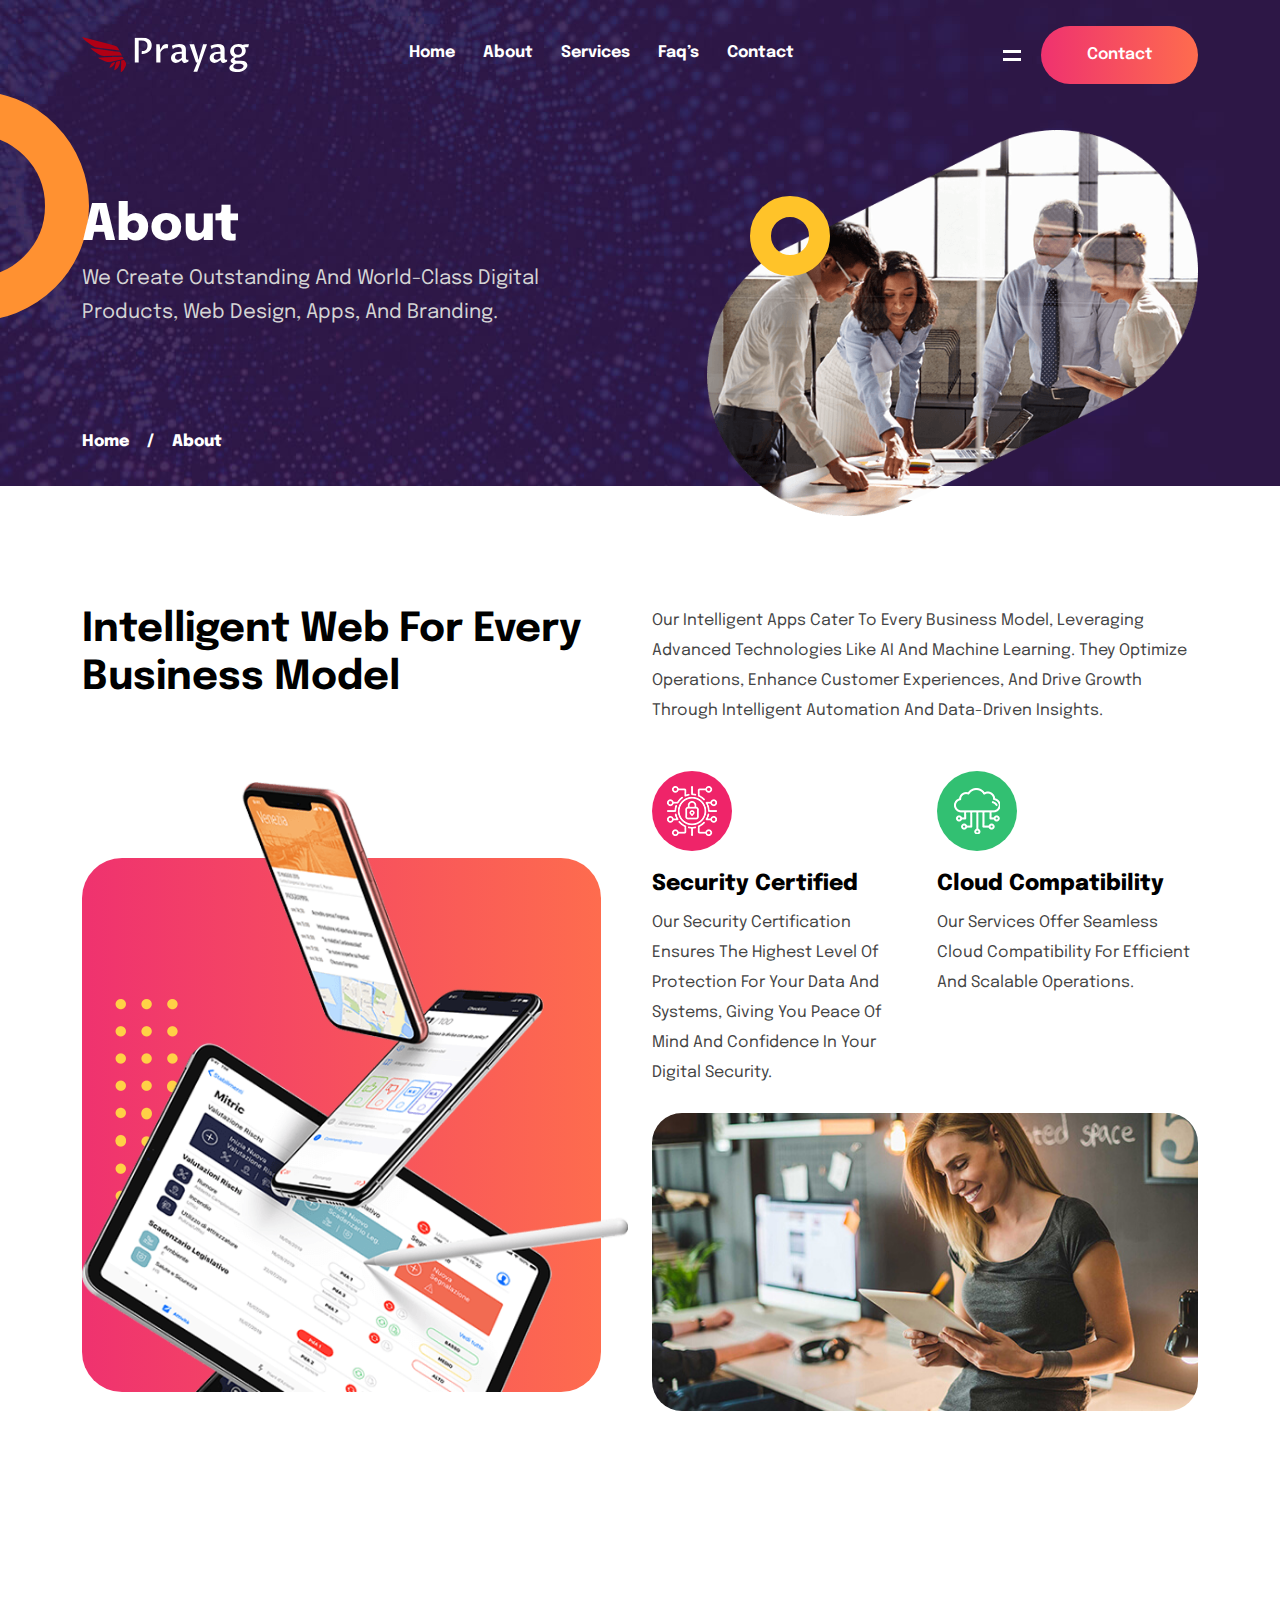
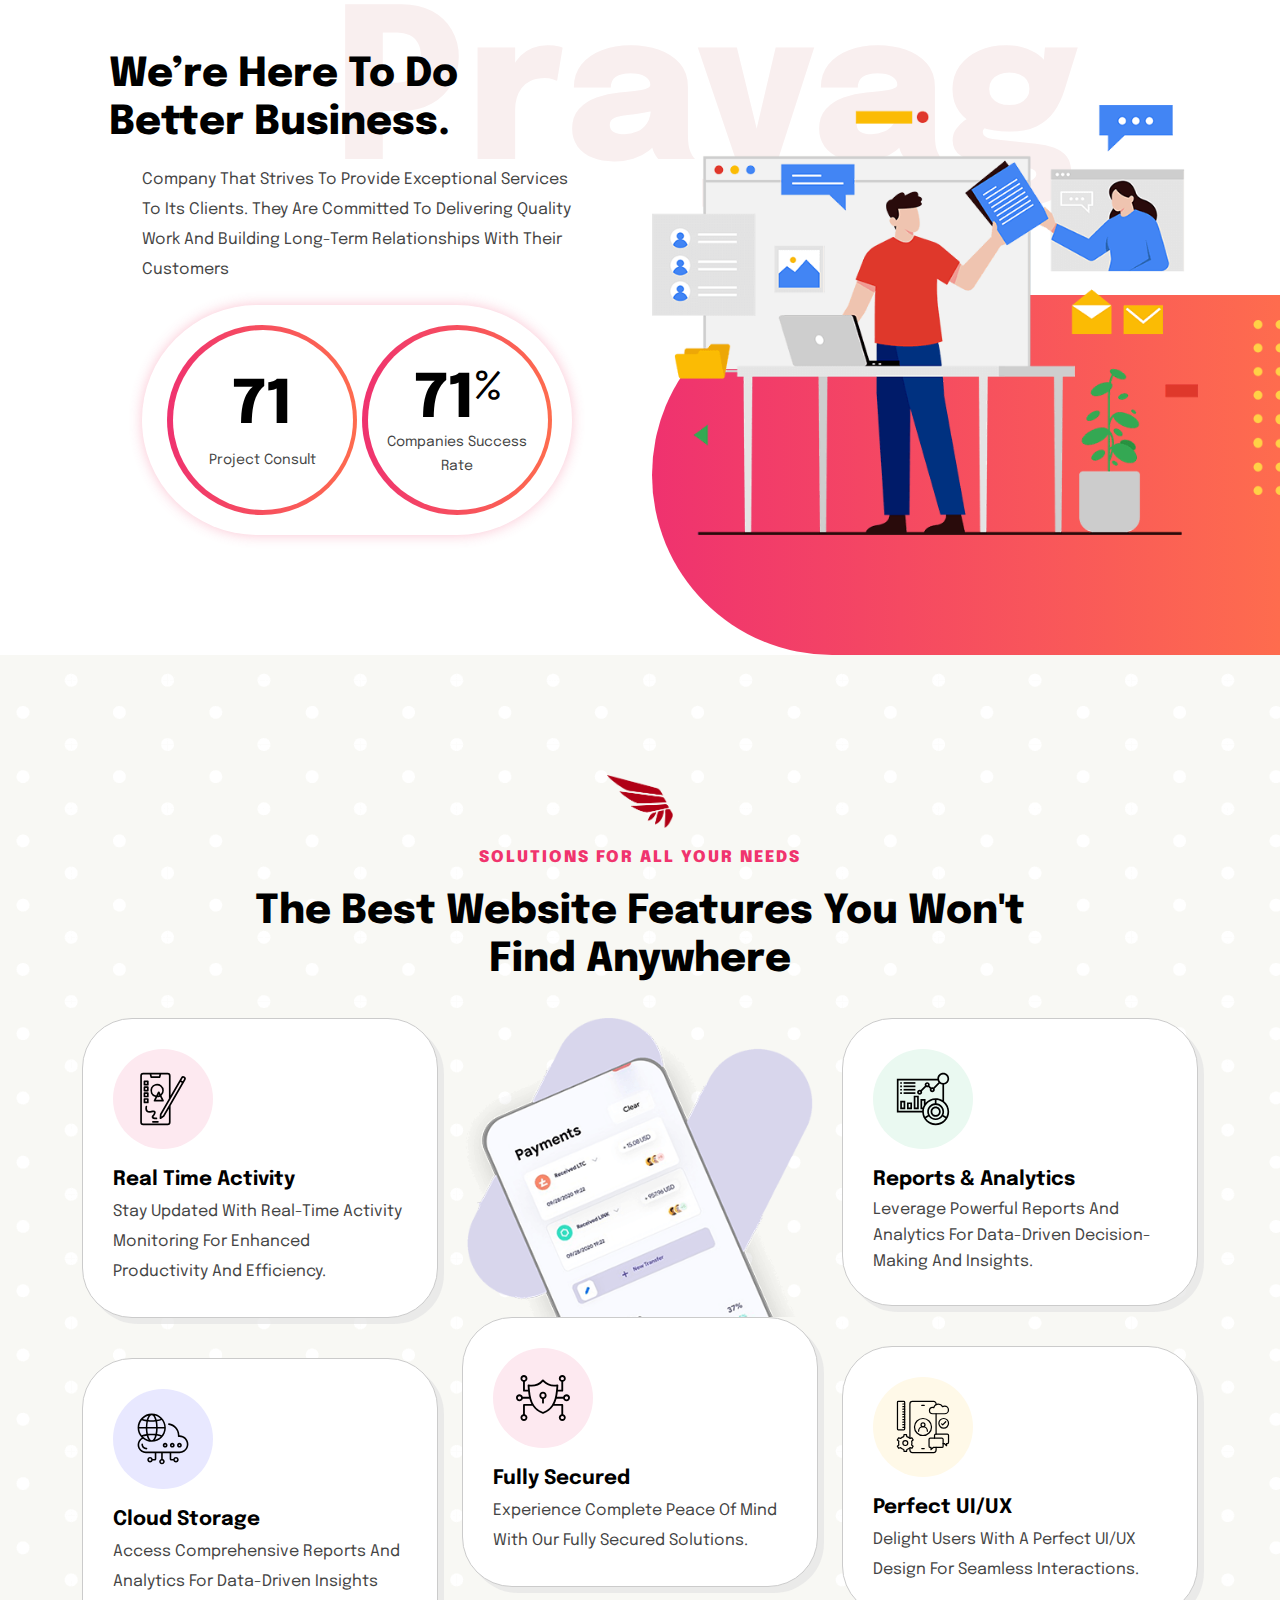
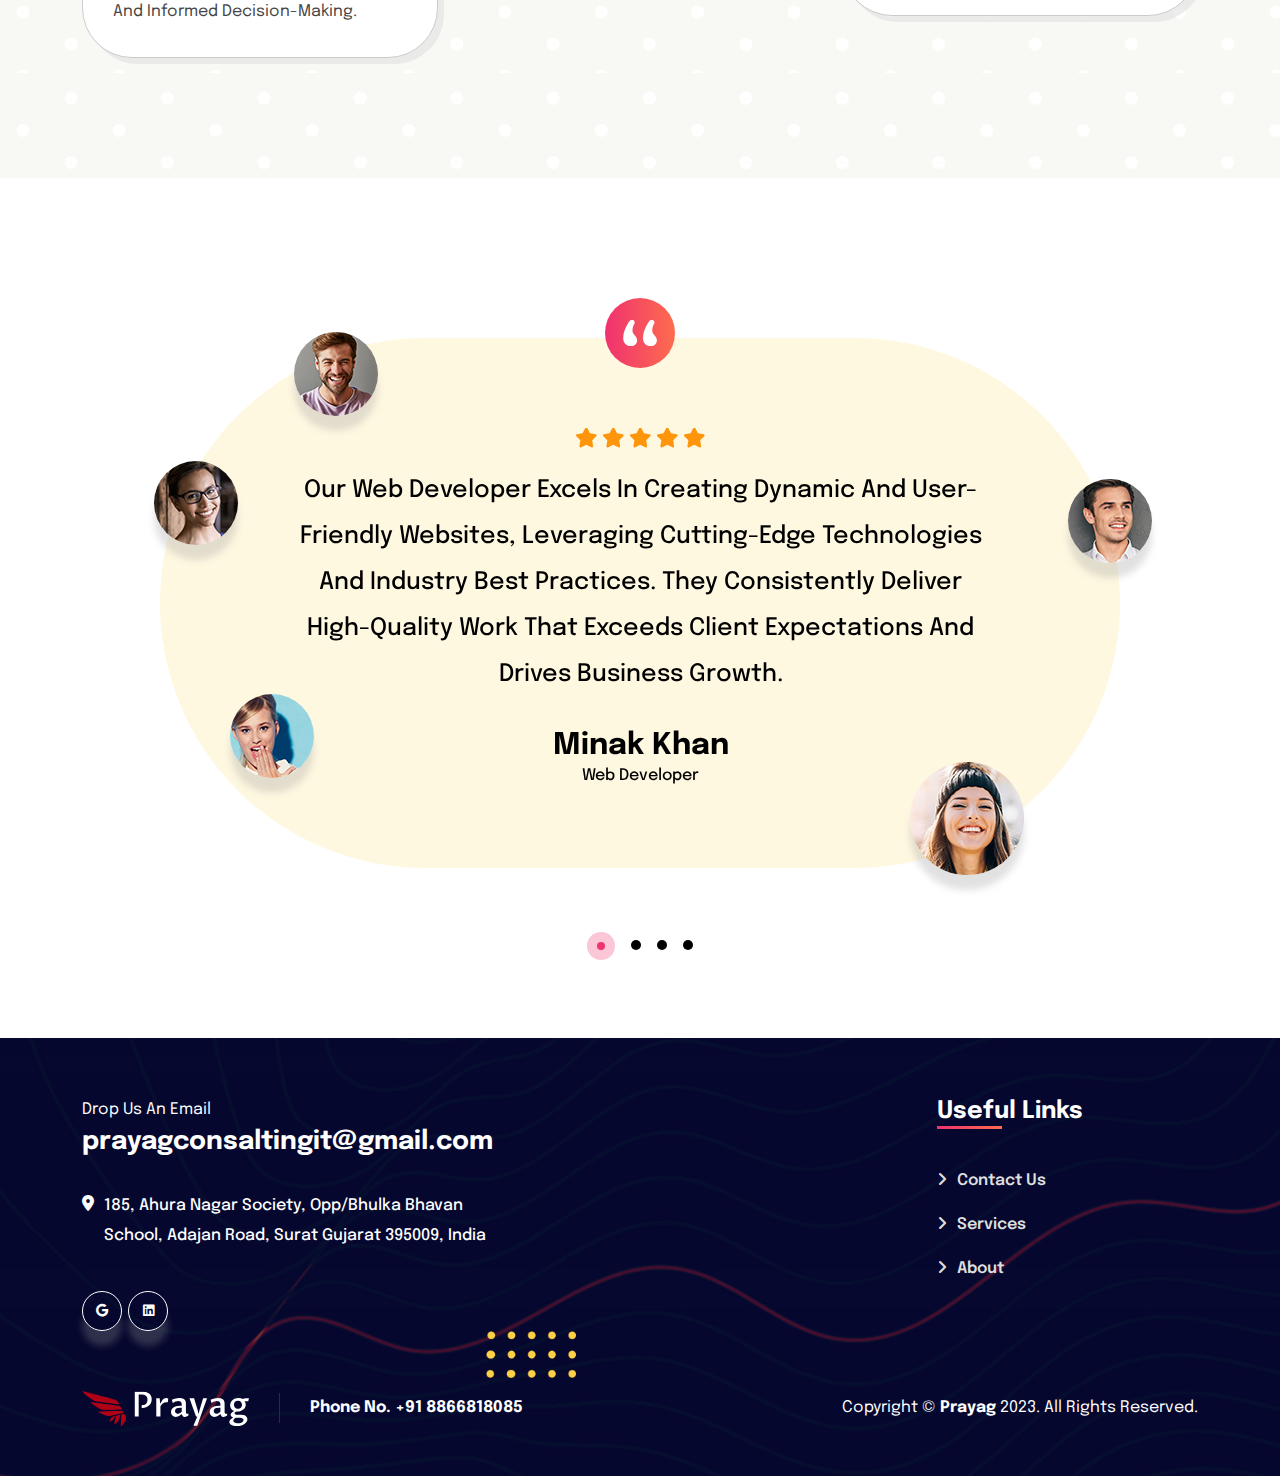
<file: about.html>
<!DOCTYPE html>
<html lang="zxx">
  <head>
    <meta charset="utf-8" />
    <meta name="viewport" content="width=device-width, initial-scale=1.0" />
    <title>Prayag - About</title>
    <link rel="icon" href="assets/img/favicone.png" />
    <!-- CSS only -->
    <link
      rel="stylesheet"
      type="text/css"
      href="assets/css/bootstrap.min.css"
    />
    <link rel="stylesheet" href="assets/css/owl.carousel.min.css" />
    <link rel="stylesheet" href="assets/css/owl.theme.default.min.css" />
    <!-- fancybox -->
    <link rel="stylesheet" href="assets/css/jquery.fancybox.min.css" />
    <link rel="stylesheet" href="assets/css/fontawesome.min.css" />
    <link rel="stylesheet" href="assets/css/slick.css" />
    <link rel="stylesheet" href="assets/css/slick-theme.css" />
    <!-- style -->
    <link rel="stylesheet" href="assets/css/style.css" />
    <!-- responsive -->
    <link rel="stylesheet" href="assets/css/responsive.css" />
    <!-- color -->
    <link rel="stylesheet" href="assets/css/color.css" />
    <script src="assets/js/jquery-3.6.0.min.js"></script>
    <script src="assets/js/preloader.js"></script>
  </head>
  <body>
    <!-- loader -->
    <div class="preloader">
      <div class="loader4"></div>
    </div>
    <!-- loader end -->
    <header class="topnav">
      <div class="container">
        <div class="header-bar">
          <a href="index.html">
            <svg
              class="logo-img"
              viewBox="0 0 576.4159277463526 122.70715783032121"
              height="84.19811585498948"
              width="395.52"
            >
              <g
                transform="matrix(1,0,0,1,180.89592774635267,1.3606398578204733)"
              >
                <svg
                  viewBox="0 0 395.52 119.98587811468026"
                  height="119.98587811468026"
                  width="395.52"
                >
                  <g id="textblocktransform">
                    <svg
                      viewBox="0 0 395.52 119.98587811468026"
                      height="119.98587811468026"
                      width="395.52"
                      id="textblock"
                    >
                      <g>
                        <svg
                          viewBox="0 0 395.52 119.98587811468026"
                          height="119.98587811468026"
                          width="395.52"
                        >
                          <g transform="matrix(1,0,0,1,0,0)">
                            <svg
                              width="395.52"
                              viewBox="5.03000020980835 -35.77000045776367 162.6300048828125 49.34000015258789"
                              height="119.98587811468026"
                              data-palette-color="#ffffff"
                            >
                              <path
                                d="M11.08-31.47L11.08 0 5.03 0 5.03-35.77 15.82-35.77Q18.9-35.77 21.42-35.02 23.95-34.28 25.77-32.85 27.59-31.42 28.59-29.35 29.59-27.27 29.59-24.58L29.59-24.58Q29.59-21.7 28.49-19.43 27.39-17.16 25.59-15.59 23.78-14.01 21.46-13.17 19.14-12.33 16.72-12.33L16.72-12.33Q16.41-12.33 16.05-12.35 15.7-12.38 15.21-12.45L15.21-12.45 15.58-16.5Q15.94-16.46 16.26-16.44 16.58-16.43 16.85-16.43L16.85-16.43Q18.31-16.43 19.53-16.92 20.75-17.41 21.64-18.36 22.53-19.31 23.03-20.69 23.54-22.07 23.54-23.88L23.54-23.88Q23.54-25.88 22.95-27.32 22.36-28.76 21.25-29.69 20.14-30.62 18.57-31.04 16.99-31.47 15.01-31.47L15.01-31.47 11.08-31.47ZM36.06 0L36.06-25.88 40.84-25.88 41.67-18.16Q42.01-18.8 42.38-19.47 42.75-20.14 43.11-20.76 43.48-21.39 43.8-21.9 44.11-22.41 44.33-22.75L44.33-22.75Q44.85-23.51 45.49-24.18 46.14-24.85 46.9-25.33 47.65-25.81 48.53-26.09 49.41-26.37 50.44-26.37L50.44-26.37Q51.14-26.37 51.85-26.2 52.56-26.03 53.05-25.66L53.05-25.66 52.41-20.21Q51.98-20.34 51.39-20.37 50.8-20.41 50.34-20.41L50.34-20.41Q48.78-20.41 47.56-19.96 46.34-19.51 45.35-18.71 44.36-17.92 43.54-16.85 42.72-15.77 41.97-14.53L41.97-14.53 41.97 0 36.06 0ZM72.31-3.81L72.31-3.81Q71.67-3.27 70.78-2.53 69.89-1.78 68.81-1.11 67.72-0.44 66.44 0.02 65.16 0.49 63.74 0.49L63.74 0.49Q62.3 0.49 61.07-0.04 59.83-0.56 58.92-1.5 58-2.44 57.48-3.75 56.95-5.05 56.95-6.64L56.95-6.64Q56.95-8.3 57.62-9.89 58.3-11.47 59.87-12.72 61.45-13.96 64.03-14.73 66.62-15.5 70.43-15.5L70.43-15.5 72.21-15.5 72.21-17.5Q72.21-18.58 71.85-19.43 71.48-20.29 70.82-20.9 70.16-21.51 69.25-21.83 68.33-22.14 67.21-22.14L67.21-22.14Q66.33-22.14 65.33-21.94 64.33-21.73 63.35-21.36 62.37-21 61.45-20.5 60.52-20 59.79-19.41L59.79-19.41 59.35-19.65 58.22-23.75Q61.18-25.29 63.72-25.83 66.25-26.37 68.48-26.37L68.48-26.37Q70.77-26.37 72.57-25.9 74.36-25.44 75.61-24.48 76.85-23.51 77.5-22.03 78.14-20.56 78.14-18.53L78.14-18.53 78.14-6.57Q78.14-6.2 78.21-5.76 78.27-5.32 78.45-4.93 78.63-4.54 78.99-4.27 79.34-4 79.93-4L79.93-4Q80.27-4 80.76-4.1 81.25-4.2 81.73-4.42L81.73-4.42 81.73-1.49Q80.41-0.59 79.11-0.05 77.8 0.49 76.56 0.49L76.56 0.49Q75.58 0.49 74.87 0.12 74.16-0.24 73.68-0.84 73.19-1.44 72.86-2.21 72.53-2.98 72.31-3.81ZM72.21-6.96L72.21-12.62 70.67-12.62Q68.13-12.62 66.58-12.27 65.03-11.91 64.18-11.29 63.33-10.67 63.04-9.85 62.76-9.03 62.76-8.08L62.76-8.08Q62.76-7.08 63.06-6.32 63.35-5.57 63.85-5.05 64.35-4.54 65.03-4.27 65.72-4 66.5-4L66.5-4Q67.08-4 67.72-4.14 68.35-4.27 69.05-4.61 69.75-4.96 70.53-5.52 71.31-6.08 72.21-6.96L72.21-6.96ZM92.45 0L83.2-25.88 89.74-25.88 94.77-9.3 95.89-4.44 96.38-4.44 97.48-9.3 102.56-25.88 108.15-25.88 94.26 13.09 88.79 13.09 94.26 0 92.45 0ZM127.21-3.81L127.21-3.81Q126.58-3.27 125.69-2.53 124.79-1.78 123.71-1.11 122.62-0.44 121.34 0.02 120.06 0.49 118.64 0.49L118.64 0.49Q117.2 0.49 115.97-0.04 114.74-0.56 113.82-1.5 112.91-2.44 112.38-3.75 111.86-5.05 111.86-6.64L111.86-6.64Q111.86-8.3 112.53-9.89 113.2-11.47 114.77-12.72 116.35-13.96 118.94-14.73 121.52-15.5 125.33-15.5L125.33-15.5 127.11-15.5 127.11-17.5Q127.11-18.58 126.75-19.43 126.38-20.29 125.72-20.9 125.06-21.51 124.15-21.83 123.23-22.14 122.11-22.14L122.11-22.14Q121.23-22.14 120.23-21.94 119.23-21.73 118.25-21.36 117.28-21 116.35-20.5 115.42-20 114.69-19.41L114.69-19.41 114.25-19.65 113.12-23.75Q116.08-25.29 118.62-25.83 121.16-26.37 123.38-26.37L123.38-26.37Q125.67-26.37 127.47-25.9 129.26-25.44 130.51-24.48 131.75-23.51 132.4-22.03 133.05-20.56 133.05-18.53L133.05-18.53 133.05-6.57Q133.05-6.2 133.11-5.76 133.17-5.32 133.35-4.93 133.53-4.54 133.89-4.27 134.24-4 134.83-4L134.83-4Q135.17-4 135.66-4.1 136.15-4.2 136.64-4.42L136.64-4.42 136.64-1.49Q135.32-0.59 134.01-0.05 132.7 0.49 131.46 0.49L131.46 0.49Q130.48 0.49 129.78 0.12 129.07-0.24 128.58-0.84 128.09-1.44 127.76-2.21 127.43-2.98 127.21-3.81ZM127.11-6.96L127.11-12.62 125.58-12.62Q123.04-12.62 121.49-12.27 119.94-11.91 119.08-11.29 118.23-10.67 117.95-9.85 117.67-9.03 117.67-8.08L117.67-8.08Q117.67-7.08 117.96-6.32 118.25-5.57 118.75-5.05 119.25-4.54 119.94-4.27 120.62-4 121.4-4L121.4-4Q121.99-4 122.62-4.14 123.26-4.27 123.95-4.61 124.65-4.96 125.43-5.52 126.21-6.08 127.11-6.96L127.11-6.96ZM154.92 1.78L149.01 1.78Q148.45 2.1 147.84 2.51 147.23 2.93 146.7 3.43 146.18 3.93 145.84 4.53 145.5 5.13 145.5 5.81L145.5 5.81Q145.5 6.54 145.92 7.18 146.35 7.81 147.19 8.29 148.03 8.76 149.28 9.05 150.52 9.33 152.14 9.33L152.14 9.33Q153.99 9.33 155.43 8.96 156.87 8.59 157.86 7.97 158.85 7.35 159.36 6.54 159.88 5.74 159.88 4.86L159.88 4.86Q159.88 4.08 159.48 3.5 159.09 2.93 158.42 2.54 157.75 2.15 156.85 1.97 155.94 1.78 154.92 1.78L154.92 1.78ZM145.4 1.29L145.4 1.29Q143.71 0.71 142.65-0.26 141.59-1.22 141.59-2.54L141.59-2.54Q141.59-3.34 142.02-4.08 142.44-4.81 143.14-5.47 143.84-6.13 144.71-6.73 145.59-7.32 146.5-7.89L146.5-7.89Q144.98-8.54 143.92-9.45 142.86-10.35 142.19-11.43 141.52-12.5 141.21-13.7 140.91-14.89 140.91-16.11L140.91-16.11Q140.91-18.46 141.91-20.35 142.91-22.24 144.56-23.58 146.2-24.93 148.32-25.65 150.43-26.37 152.67-26.37L152.67-26.37Q154.36-26.37 155.99-25.95 157.63-25.54 158.75-24.83L158.75-24.83Q159.53-25.27 160.83-25.57 162.12-25.88 163.51-25.88L163.51-25.88 167.66-25.88 166.61-21.68 161.36-21.68Q161.51-21.53 161.8-21.11 162.1-20.68 162.37-20.04 162.63-19.41 162.84-18.59 163.05-17.77 163.05-16.85L163.05-16.85Q163.05-14.79 162.08-13.02 161.12-11.25 159.52-9.95 157.92-8.64 155.86-7.9 153.8-7.15 151.62-7.15L151.62-7.15Q151.16-7.15 150.7-7.19 150.23-7.23 149.74-7.28L149.74-7.28Q149.35-7.03 148.91-6.73 148.47-6.42 148.11-6.07 147.74-5.71 147.5-5.3 147.25-4.88 147.25-4.44L147.25-4.44Q147.25-3.69 147.94-3.22 148.62-2.76 149.82-2.76L149.82-2.76 156.41-2.76Q158.17-2.76 159.79-2.33 161.41-1.9 162.65-1.09 163.88-0.27 164.62 0.92 165.37 2.1 165.37 3.61L165.37 3.61Q165.37 5.3 164.4 7.07 163.44 8.84 161.56 10.29 159.68 11.74 156.92 12.66 154.16 13.57 150.57 13.57L150.57 13.57Q148.28 13.57 146.31 13.17 144.35 12.77 142.9 12.02 141.44 11.28 140.62 10.22 139.81 9.16 139.81 7.84L139.81 7.84Q139.81 6.67 140.42 5.66 141.03 4.66 141.91 3.83 142.79 3 143.74 2.37 144.69 1.73 145.4 1.29ZM146.35-16.89L146.35-16.89Q146.35-15.65 146.78-14.59 147.2-13.53 147.97-12.73 148.74-11.94 149.78-11.5 150.82-11.06 152.06-11.06L152.06-11.06Q153.23-11.06 154.26-11.46 155.29-11.87 156.04-12.6 156.8-13.33 157.24-14.37 157.68-15.41 157.68-16.67L157.68-16.67Q157.68-17.92 157.25-18.97 156.82-20.02 156.05-20.79 155.29-21.56 154.24-22 153.19-22.44 151.94-22.44L151.94-22.44Q150.77-22.44 149.76-22.05 148.74-21.66 147.99-20.94 147.23-20.21 146.79-19.19 146.35-18.16 146.35-16.89Z"
                                opacity="1"
                                transform="matrix(1,0,0,1,0,0)"
                                fill="#ffffff"
                                class="wordmark-text-0"
                                data-fill-palette-color="primary"
                                id="text-0"
                              ></path>
                            </svg>
                          </g>
                        </svg>
                      </g>
                    </svg>
                  </g>
                </svg>
              </g>
              <g>
                <svg
                  viewBox="0 0 152.5701415845514 122.70715783032121"
                  height="122.70715783032121"
                  width="152.5701415845514"
                >
                  <g>
                    <svg
                      xmlns="http://www.w3.org/2000/svg"
                      xmlns:xlink="http://www.w3.org/1999/xlink"
                      version="1.1"
                      x="0"
                      y="0"
                      viewBox="0 9.78600025177002 100.0003433227539 80.42699432373047"
                      enable-background="new 0 0 100 100"
                      xml:space="preserve"
                      width="152.5701415845514"
                      height="122.70715783032121"
                      class="icon-icon-0"
                      data-fill-palette-color="accent"
                      id="icon-0"
                    >
                      <path
                        d="M49.942 52.994c13.552-0.488 27.103-0.977 40.653-1.465-2.527-4.177-3.159-7.831-7.989-8.461-7.229-0.94-14.458-1.883-21.688-2.826-14.023-1.827-28.05-3.654-42.075-5.48C20.101 36.792 39.724 53.361 49.942 52.994z"
                        fill="#b00015"
                        data-fill-palette-color="accent"
                      ></path>
                      <path
                        d="M0 9.786c4.391 7.257 26.615 23.072 32.953 23.886 17.33 2.231 34.657 4.46 51.986 6.688-3.393-5.607-4.18-9.35-10.312-10.959-8.904-2.341-17.812-4.683-26.717-7.023C31.94 18.182 15.97 13.984 0 9.786z"
                        fill="#b00015"
                        data-fill-palette-color="accent"
                      ></path>
                      <path
                        d="M63.108 66.207c10.413-2.219 20.826-4.439 31.241-6.66-2.028-3.346-2.034-5.359-5.827-5.189-6.158 0.273-12.314 0.549-18.471 0.822-11.343 0.506-22.686 1.014-34.028 1.518C37.298 58.064 54.94 67.947 63.108 66.207z"
                        fill="#b00015"
                        data-fill-palette-color="accent"
                      ></path>
                      <path
                        d="M87.682 90.213c5.725-3.719 7.262-7.721 10.519-13.807 3.651-6.824 1.257-7.844-2.821-14.596-0.417-0.688-5.842 0.232-6.453 0.904-0.745 0.818-0.248 5.455-0.294 6.496C88.315 76.211 87.998 83.213 87.682 90.213z"
                        fill="#b00015"
                        data-fill-palette-color="accent"
                      ></path>
                      <path
                        d="M86.35 63.447c-3.795 0.809-8.604 0.191-9.572 4.229-1.373 5.736-2.746 11.475-4.12 17.211C81.904 82.678 86.028 71.582 86.35 63.447z"
                        fill="#b00015"
                        data-fill-palette-color="accent"
                      ></path>
                      <path
                        d="M74.666 66.121c-9.148 1.953-8.956 4.611-12.879 13.18C68.007 78.711 73.811 71.941 74.666 66.121z"
                        fill="#b00015"
                        data-fill-palette-color="accent"
                      ></path>
                    </svg>
                  </g>
                </svg>
              </g>
            </svg>
          </a>
          <nav class="navbar">
            <ul class="navbar-links">
              <li class="navbar-dropdown has-children">
                <a href="index.html">home</a>
              </li>
              <li class="navbar-dropdown">
                <a href="about.html">About</a>
              </li>
              <li class="navbar-dropdown">
                <a href="services.html">Services</a>
              </li>

              <li class="navbar-dropdown">
                <a href="faqs.html">Faq’s</a>
              </li>

              <li class="navbar-dropdown">
                <a href="contact.html">contact</a>
              </li>
            </ul>
          </nav>
          <div class="pickup">
            <div class="menu-icon cursor-pointer">
              <span class="text"><span class="word">Menu</span></span>
              <span class="icon">
                <i></i>
                <i></i>
              </span>
            </div>
            <a href="https://api.whatsapp.com/send?phone=8866818085" class="btn"
              >contact</a
            >
          </div>

          <div class="bar-menu">
            <i class="fa-solid fa-bars"></i>
          </div>
        </div>
        <div
          class="mobile-nav hmburger-menu"
          id="mobile-nav"
          style="
            display: block;
            background-image: url(assets/img/background.png);
          "
        >
          <div class="res-log">
            <a href="index.html">
              <svg
                class="logo-img"
                viewBox="0 0 576.4159277463526 122.70715783032121"
                height="84.19811585498948"
                width="395.52"
              >
                <g
                  transform="matrix(1,0,0,1,180.89592774635267,1.3606398578204733)"
                >
                  <svg
                    viewBox="0 0 395.52 119.98587811468026"
                    height="119.98587811468026"
                    width="395.52"
                  >
                    <g id="textblocktransform">
                      <svg
                        viewBox="0 0 395.52 119.98587811468026"
                        height="119.98587811468026"
                        width="395.52"
                        id="textblock"
                      >
                        <g>
                          <svg
                            viewBox="0 0 395.52 119.98587811468026"
                            height="119.98587811468026"
                            width="395.52"
                          >
                            <g transform="matrix(1,0,0,1,0,0)">
                              <svg
                                width="395.52"
                                viewBox="5.03000020980835 -35.77000045776367 162.6300048828125 49.34000015258789"
                                height="119.98587811468026"
                                data-palette-color="#ffffff"
                              >
                                <path
                                  d="M11.08-31.47L11.08 0 5.03 0 5.03-35.77 15.82-35.77Q18.9-35.77 21.42-35.02 23.95-34.28 25.77-32.85 27.59-31.42 28.59-29.35 29.59-27.27 29.59-24.58L29.59-24.58Q29.59-21.7 28.49-19.43 27.39-17.16 25.59-15.59 23.78-14.01 21.46-13.17 19.14-12.33 16.72-12.33L16.72-12.33Q16.41-12.33 16.05-12.35 15.7-12.38 15.21-12.45L15.21-12.45 15.58-16.5Q15.94-16.46 16.26-16.44 16.58-16.43 16.85-16.43L16.85-16.43Q18.31-16.43 19.53-16.92 20.75-17.41 21.64-18.36 22.53-19.31 23.03-20.69 23.54-22.07 23.54-23.88L23.54-23.88Q23.54-25.88 22.95-27.32 22.36-28.76 21.25-29.69 20.14-30.62 18.57-31.04 16.99-31.47 15.01-31.47L15.01-31.47 11.08-31.47ZM36.06 0L36.06-25.88 40.84-25.88 41.67-18.16Q42.01-18.8 42.38-19.47 42.75-20.14 43.11-20.76 43.48-21.39 43.8-21.9 44.11-22.41 44.33-22.75L44.33-22.75Q44.85-23.51 45.49-24.18 46.14-24.85 46.9-25.33 47.65-25.81 48.53-26.09 49.41-26.37 50.44-26.37L50.44-26.37Q51.14-26.37 51.85-26.2 52.56-26.03 53.05-25.66L53.05-25.66 52.41-20.21Q51.98-20.34 51.39-20.37 50.8-20.41 50.34-20.41L50.34-20.41Q48.78-20.41 47.56-19.96 46.34-19.51 45.35-18.71 44.36-17.92 43.54-16.85 42.72-15.77 41.97-14.53L41.97-14.53 41.97 0 36.06 0ZM72.31-3.81L72.31-3.81Q71.67-3.27 70.78-2.53 69.89-1.78 68.81-1.11 67.72-0.44 66.44 0.02 65.16 0.49 63.74 0.49L63.74 0.49Q62.3 0.49 61.07-0.04 59.83-0.56 58.92-1.5 58-2.44 57.48-3.75 56.95-5.05 56.95-6.64L56.95-6.64Q56.95-8.3 57.62-9.89 58.3-11.47 59.87-12.72 61.45-13.96 64.03-14.73 66.62-15.5 70.43-15.5L70.43-15.5 72.21-15.5 72.21-17.5Q72.21-18.58 71.85-19.43 71.48-20.29 70.82-20.9 70.16-21.51 69.25-21.83 68.33-22.14 67.21-22.14L67.21-22.14Q66.33-22.14 65.33-21.94 64.33-21.73 63.35-21.36 62.37-21 61.45-20.5 60.52-20 59.79-19.41L59.79-19.41 59.35-19.65 58.22-23.75Q61.18-25.29 63.72-25.83 66.25-26.37 68.48-26.37L68.48-26.37Q70.77-26.37 72.57-25.9 74.36-25.44 75.61-24.48 76.85-23.51 77.5-22.03 78.14-20.56 78.14-18.53L78.14-18.53 78.14-6.57Q78.14-6.2 78.21-5.76 78.27-5.32 78.45-4.93 78.63-4.54 78.99-4.27 79.34-4 79.93-4L79.93-4Q80.27-4 80.76-4.1 81.25-4.2 81.73-4.42L81.73-4.42 81.73-1.49Q80.41-0.59 79.11-0.05 77.8 0.49 76.56 0.49L76.56 0.49Q75.58 0.49 74.87 0.12 74.16-0.24 73.68-0.84 73.19-1.44 72.86-2.21 72.53-2.98 72.31-3.81ZM72.21-6.96L72.21-12.62 70.67-12.62Q68.13-12.62 66.58-12.27 65.03-11.91 64.18-11.29 63.33-10.67 63.04-9.85 62.76-9.03 62.76-8.08L62.76-8.08Q62.76-7.08 63.06-6.32 63.35-5.57 63.85-5.05 64.35-4.54 65.03-4.27 65.72-4 66.5-4L66.5-4Q67.08-4 67.72-4.14 68.35-4.27 69.05-4.61 69.75-4.96 70.53-5.52 71.31-6.08 72.21-6.96L72.21-6.96ZM92.45 0L83.2-25.88 89.74-25.88 94.77-9.3 95.89-4.44 96.38-4.44 97.48-9.3 102.56-25.88 108.15-25.88 94.26 13.09 88.79 13.09 94.26 0 92.45 0ZM127.21-3.81L127.21-3.81Q126.58-3.27 125.69-2.53 124.79-1.78 123.71-1.11 122.62-0.44 121.34 0.02 120.06 0.49 118.64 0.49L118.64 0.49Q117.2 0.49 115.97-0.04 114.74-0.56 113.82-1.5 112.91-2.44 112.38-3.75 111.86-5.05 111.86-6.64L111.86-6.64Q111.86-8.3 112.53-9.89 113.2-11.47 114.77-12.72 116.35-13.96 118.94-14.73 121.52-15.5 125.33-15.5L125.33-15.5 127.11-15.5 127.11-17.5Q127.11-18.58 126.75-19.43 126.38-20.29 125.72-20.9 125.06-21.51 124.15-21.83 123.23-22.14 122.11-22.14L122.11-22.14Q121.23-22.14 120.23-21.94 119.23-21.73 118.25-21.36 117.28-21 116.35-20.5 115.42-20 114.69-19.41L114.69-19.41 114.25-19.65 113.12-23.75Q116.08-25.29 118.62-25.83 121.16-26.37 123.38-26.37L123.38-26.37Q125.67-26.37 127.47-25.9 129.26-25.44 130.51-24.48 131.75-23.51 132.4-22.03 133.05-20.56 133.05-18.53L133.05-18.53 133.05-6.57Q133.05-6.2 133.11-5.76 133.17-5.32 133.35-4.93 133.53-4.54 133.89-4.27 134.24-4 134.83-4L134.83-4Q135.17-4 135.66-4.1 136.15-4.2 136.64-4.42L136.64-4.42 136.64-1.49Q135.32-0.59 134.01-0.05 132.7 0.49 131.46 0.49L131.46 0.49Q130.48 0.49 129.78 0.12 129.07-0.24 128.58-0.84 128.09-1.44 127.76-2.21 127.43-2.98 127.21-3.81ZM127.11-6.96L127.11-12.62 125.58-12.62Q123.04-12.62 121.49-12.27 119.94-11.91 119.08-11.29 118.23-10.67 117.95-9.85 117.67-9.03 117.67-8.08L117.67-8.08Q117.67-7.08 117.96-6.32 118.25-5.57 118.75-5.05 119.25-4.54 119.94-4.27 120.62-4 121.4-4L121.4-4Q121.99-4 122.62-4.14 123.26-4.27 123.95-4.61 124.65-4.96 125.43-5.52 126.21-6.08 127.11-6.96L127.11-6.96ZM154.92 1.78L149.01 1.78Q148.45 2.1 147.84 2.51 147.23 2.93 146.7 3.43 146.18 3.93 145.84 4.53 145.5 5.13 145.5 5.81L145.5 5.81Q145.5 6.54 145.92 7.18 146.35 7.81 147.19 8.29 148.03 8.76 149.28 9.05 150.52 9.33 152.14 9.33L152.14 9.33Q153.99 9.33 155.43 8.96 156.87 8.59 157.86 7.97 158.85 7.35 159.36 6.54 159.88 5.74 159.88 4.86L159.88 4.86Q159.88 4.08 159.48 3.5 159.09 2.93 158.42 2.54 157.75 2.15 156.85 1.97 155.94 1.78 154.92 1.78L154.92 1.78ZM145.4 1.29L145.4 1.29Q143.71 0.71 142.65-0.26 141.59-1.22 141.59-2.54L141.59-2.54Q141.59-3.34 142.02-4.08 142.44-4.81 143.14-5.47 143.84-6.13 144.71-6.73 145.59-7.32 146.5-7.89L146.5-7.89Q144.98-8.54 143.92-9.45 142.86-10.35 142.19-11.43 141.52-12.5 141.21-13.7 140.91-14.89 140.91-16.11L140.91-16.11Q140.91-18.46 141.91-20.35 142.91-22.24 144.56-23.58 146.2-24.93 148.32-25.65 150.43-26.37 152.67-26.37L152.67-26.37Q154.36-26.37 155.99-25.95 157.63-25.54 158.75-24.83L158.75-24.83Q159.53-25.27 160.83-25.57 162.12-25.88 163.51-25.88L163.51-25.88 167.66-25.88 166.61-21.68 161.36-21.68Q161.51-21.53 161.8-21.11 162.1-20.68 162.37-20.04 162.63-19.41 162.84-18.59 163.05-17.77 163.05-16.85L163.05-16.85Q163.05-14.79 162.08-13.02 161.12-11.25 159.52-9.95 157.92-8.64 155.86-7.9 153.8-7.15 151.62-7.15L151.62-7.15Q151.16-7.15 150.7-7.19 150.23-7.23 149.74-7.28L149.74-7.28Q149.35-7.03 148.91-6.73 148.47-6.42 148.11-6.07 147.74-5.71 147.5-5.3 147.25-4.88 147.25-4.44L147.25-4.44Q147.25-3.69 147.94-3.22 148.62-2.76 149.82-2.76L149.82-2.76 156.41-2.76Q158.17-2.76 159.79-2.33 161.41-1.9 162.65-1.09 163.88-0.27 164.62 0.92 165.37 2.1 165.37 3.61L165.37 3.61Q165.37 5.3 164.4 7.07 163.44 8.84 161.56 10.29 159.68 11.74 156.92 12.66 154.16 13.57 150.57 13.57L150.57 13.57Q148.28 13.57 146.31 13.17 144.35 12.77 142.9 12.02 141.44 11.28 140.62 10.22 139.81 9.16 139.81 7.84L139.81 7.84Q139.81 6.67 140.42 5.66 141.03 4.66 141.91 3.83 142.79 3 143.74 2.37 144.69 1.73 145.4 1.29ZM146.35-16.89L146.35-16.89Q146.35-15.65 146.78-14.59 147.2-13.53 147.97-12.73 148.74-11.94 149.78-11.5 150.82-11.06 152.06-11.06L152.06-11.06Q153.23-11.06 154.26-11.46 155.29-11.87 156.04-12.6 156.8-13.33 157.24-14.37 157.68-15.41 157.68-16.67L157.68-16.67Q157.68-17.92 157.25-18.97 156.82-20.02 156.05-20.79 155.29-21.56 154.24-22 153.19-22.44 151.94-22.44L151.94-22.44Q150.77-22.44 149.76-22.05 148.74-21.66 147.99-20.94 147.23-20.21 146.79-19.19 146.35-18.16 146.35-16.89Z"
                                  opacity="1"
                                  transform="matrix(1,0,0,1,0,0)"
                                  fill="#ffffff"
                                  class="wordmark-text-0"
                                  data-fill-palette-color="primary"
                                  id="text-0"
                                ></path>
                              </svg>
                            </g>
                          </svg>
                        </g>
                      </svg>
                    </g>
                  </svg>
                </g>
                <g>
                  <svg
                    viewBox="0 0 152.5701415845514 122.70715783032121"
                    height="122.70715783032121"
                    width="152.5701415845514"
                  >
                    <g>
                      <svg
                        xmlns="http://www.w3.org/2000/svg"
                        xmlns:xlink="http://www.w3.org/1999/xlink"
                        version="1.1"
                        x="0"
                        y="0"
                        viewBox="0 9.78600025177002 100.0003433227539 80.42699432373047"
                        enable-background="new 0 0 100 100"
                        xml:space="preserve"
                        width="152.5701415845514"
                        height="122.70715783032121"
                        class="icon-icon-0"
                        data-fill-palette-color="accent"
                        id="icon-0"
                      >
                        <path
                          d="M49.942 52.994c13.552-0.488 27.103-0.977 40.653-1.465-2.527-4.177-3.159-7.831-7.989-8.461-7.229-0.94-14.458-1.883-21.688-2.826-14.023-1.827-28.05-3.654-42.075-5.48C20.101 36.792 39.724 53.361 49.942 52.994z"
                          fill="#b00015"
                          data-fill-palette-color="accent"
                        ></path>
                        <path
                          d="M0 9.786c4.391 7.257 26.615 23.072 32.953 23.886 17.33 2.231 34.657 4.46 51.986 6.688-3.393-5.607-4.18-9.35-10.312-10.959-8.904-2.341-17.812-4.683-26.717-7.023C31.94 18.182 15.97 13.984 0 9.786z"
                          fill="#b00015"
                          data-fill-palette-color="accent"
                        ></path>
                        <path
                          d="M63.108 66.207c10.413-2.219 20.826-4.439 31.241-6.66-2.028-3.346-2.034-5.359-5.827-5.189-6.158 0.273-12.314 0.549-18.471 0.822-11.343 0.506-22.686 1.014-34.028 1.518C37.298 58.064 54.94 67.947 63.108 66.207z"
                          fill="#b00015"
                          data-fill-palette-color="accent"
                        ></path>
                        <path
                          d="M87.682 90.213c5.725-3.719 7.262-7.721 10.519-13.807 3.651-6.824 1.257-7.844-2.821-14.596-0.417-0.688-5.842 0.232-6.453 0.904-0.745 0.818-0.248 5.455-0.294 6.496C88.315 76.211 87.998 83.213 87.682 90.213z"
                          fill="#b00015"
                          data-fill-palette-color="accent"
                        ></path>
                        <path
                          d="M86.35 63.447c-3.795 0.809-8.604 0.191-9.572 4.229-1.373 5.736-2.746 11.475-4.12 17.211C81.904 82.678 86.028 71.582 86.35 63.447z"
                          fill="#b00015"
                          data-fill-palette-color="accent"
                        ></path>
                        <path
                          d="M74.666 66.121c-9.148 1.953-8.956 4.611-12.879 13.18C68.007 78.711 73.811 71.941 74.666 66.121z"
                          fill="#b00015"
                          data-fill-palette-color="accent"
                        ></path>
                      </svg>
                    </g>
                  </svg>
                </g>
              </svg>
            </a>
          </div>
          <ul>
            <li><a href="index.html">Home</a></li>
            <li><a href="about.html">about</a></li>
            <li><a href="services.html">Services</a></li>
            <li><a href="faqs.html">faqs</a></li>
            <li><a href="contact.html">Contact us</a></li>
          </ul>

          <div class="menu-sidebar-single-widget">
            <h5 class="menu-sidebar-title">Contact Info</h5>
            <div class="header-contact-info">
              <span
                ><i class="fa-solid fa-location-dot"></i>
                185,ahura nagar soc., opp/bhulka bhavan school , B Adajan road
                surat gujarat 395009 india
              </span>
              <span>
                <a href="mailto:prayagconsaltingit@gmail.com">
                  <i class="fa-solid fa-envelope"></i
                  >prayagconsaltingit@gmail.com
                </a>
              </span>
              <span
                ><a href="tel:+91 8866818085"
                  ><i class="fa-solid fa-phone"></i>+91 8866818085</a
                ></span
              >
            </div>
            <div class="social-profile">
              <a href="#"><i class="fa-brands fa-facebook-f"></i></a>
              <a href="#"><i class="fa-brands fa-twitter"></i></a>
              <a href="#"><i class="fa-brands fa-linkedin-in"></i></a>
              <a href="#"><i class="fa-brands fa-youtube"></i></a>
            </div>
          </div>

          <a href="JavaScript:void(0)" id="res-cross"
            ><i class="fa-regular fa-circle-xmark"></i
          ></a>
        </div>
      </div>
      <div class="hamenu valign">
        <div class="container">
          <div class="row">
            <div class="col-lg-8 valign">
              <div class="cont-info two">
                <div class="about-prayag bottom">
                  <img src="assets/img/about-immg.jpg" alt="about-immg" />
                  <h4>About Prayag Company</h4>
                  <p>
                    The IT company is a leading provider of innovative
                    technology solutions. With expertise in software
                    development, cybersecurity, and IT consulting, they empower
                    businesses to thrive in the digital era.
                  </p>
                </div>
              </div>
            </div>
            <div class="col-lg-4 valign">
              <div class="cont-info">
                <div class="item mb-50">
                  <h6 class="text-u fw-600 mb-20">HOW TO CONNECT</h6>
                  <p class="fw-400 fz-18">
                    <a href="https://api.whatsapp.com/send?phone=8866818085"
                      >+91 8866818085</a
                    >
                  </p>
                  <p class="fw-400 fz-18">
                    <a
                      class="email-i"
                      href="mailto:prayagconsaltingit@gmail.com"
                      >prayagconsaltingit@gmail.com</a
                    >
                  </p>
                </div>
                <div class="bottom">
                  <h6 class="text-u fw-600 mb-20">Follow Us</h6>
                  <ul class="rest social-text d-flex fz-13">
                    <li>
                      <a href="mailto:prayagconsaltingit@gmail.com"
                        ><i class="fa-brands fa-google"></i
                      ></a>
                    </li>
                    <li>
                      <a
                        href="https://www.linkedin.com/company/prayag-it-consulting"
                        ><i class="fa-brands fa-linkedin"></i
                      ></a>
                    </li>
                  </ul>
                </div>
              </div>
            </div>
          </div>
        </div>
      </div>
    </header>
    <section
      class="bannr"
      style="background-image: url(assets/img/hero-three.jpg)"
    >
      <div class="container">
        <div class="row align-items-end">
          <div class="col-lg-6">
            <div class="bannr-text">
              <h2>About</h2>
              <p>
                We create outstanding and world-class digital products, web
                design, apps, and branding.
              </p>
              <ol class="breadcrumb">
                <li class="breadcrumb-item">
                  <a href="index.html">Home</a>
                </li>
                <li class="breadcrumb-item active" aria-current="page">
                  About
                </li>
              </ol>
            </div>
          </div>
          <div class="col-lg-6">
            <div class="bannr-img">
              <img src="./assets/img/bannr.png" alt="imgs" />
            </div>
          </div>
        </div>
      </div>
    </section>
    <section class="gap">
      <div class="container">
        <div class="row">
          <div class="col-lg-6">
            <div class="intelligent">
              <h2>Intelligent web for Every Business Model</h2>
              <img src="./assets/img/intelligent.png" alt="intelligent" />
              <img
                src="assets/img/dots-shaps.png"
                alt="dots-shaps"
                class="dots-shaps"
              />
              <img
                src="assets/img/shaps-1.png"
                alt="dots-shaps"
                class="shaps-1"
              />
            </div>
          </div>
          <div class="col-lg-6">
            <div class="intelligent-text">
              <p>
                Our intelligent apps cater to every business model, leveraging
                advanced technologies like AI and machine learning. They
                optimize operations, enhance customer experiences, and drive
                growth through intelligent automation and data-driven insights.
              </p>
              <div class="row">
                <div class="col-md-6">
                  <i
                    ><img
                      src="assets/img/intelligent-icon-1.png"
                      alt="intelligent-icon"
                  /></i>
                  <a href="#"><h4>Security Certified</h4></a>
                  <p>
                    Our security certification ensures the highest level of
                    protection for your data and systems, giving you peace of
                    mind and confidence in your digital security.
                  </p>
                </div>
                <div class="col-md-6">
                  <i class="two"
                    ><img
                      src="assets/img/intelligent-icon-2.png"
                      alt="intelligent-icon"
                  /></i>
                  <a href="#"><h4>Cloud Compatibility</h4></a>
                  <p>
                    Our services offer seamless cloud compatibility for
                    efficient and scalable operations.
                  </p>
                </div>
              </div>
              <div class="video position-relative">
                <img src="./assets/img/video.jpg" alt="img" />
              </div>
            </div>
          </div>
        </div>
      </div>
    </section>
    <div class="gap section-business">
      <div class="container">
        <h3>prayag</h3>
        <div class="row align-items-end">
          <div class="col-lg-6">
            <div class="heading two">
              <h2>We’re Here To Do Better Business.</h2>
            </div>
            <div class="better-business">
              <p>
                company that strives to provide exceptional services to its
                clients. They are committed to delivering quality work and
                building long-term relationships with their customers
              </p>
              <div class="count-style">
                <div class="count-text">
                  <div class="d-flex justify-content-center">
                    <h2 class="count" data-number="542">542</h2>
                  </div>
                  <p>Project consult</p>
                </div>
                <div class="count-text">
                  <div class="d-flex justify-content-center">
                    <h2 class="count" data-number="100">100</h2>
                    <sup>%</sup>
                  </div>
                  <p>Companies success rate</p>
                </div>
              </div>
            </div>
          </div>
          <div class="col-lg-6">
            <div class="business-img">
              <img src="./assets/img/business.png" alt="img" />
              <img
                src="assets/img/dots-shaps.png"
                alt="dots-shaps"
                class="dots-shaps"
              />
            </div>
          </div>
        </div>
      </div>
    </div>

    <section
      class="gap blog-section"
      style="background-image: url(assets/img/background-1.png)"
    >
      <div class="container">
        <div class="heading">
          <img src="assets/img/heading-img.png" alt="heading-img" />
          <h6>Solutions for all your needs</h6>
          <h2>The best website features you won't find anywhere</h2>
        </div>
        <div class="row">
          <div class="col-lg-4">
            <div class="solutions">
              <i
                ><svg
                  xmlns="http://www.w3.org/2000/svg"
                  width="512"
                  height="512"
                  viewBox="0 0 512 512"
                >
                  <g>
                    <path d="M208,464H160a8,8,0,0,0,0,16h48a8,8,0,0,0,0-16Z" />
                    <path
                      d="M460,43.08a24,24,0,0,0-32.79,8.79L328,223.71V36A28.031,28.031,0,0,0,300,8H68A28.031,28.031,0,0,0,40,36V476a28.031,28.031,0,0,0,28,28H300a28.031,28.031,0,0,0,28-28V319.71L468.79,75.87A24.043,24.043,0,0,0,460,43.08ZM221.75,24l-4,16h-67.5l-4-16ZM312,476a12.01,12.01,0,0,1-12,12H68a12.01,12.01,0,0,1-12-12V36A12.01,12.01,0,0,1,68,24h61.75l6.49,25.94A8,8,0,0,0,144,56h80a8,8,0,0,0,7.76-6.06L238.25,24H300a12.01,12.01,0,0,1,12,12V251.42L227.21,398.28a7.921,7.921,0,0,0-1.05,3.52l-2.15,35.71a8.009,8.009,0,0,0,12.4,7.16l29.85-19.72a7.947,7.947,0,0,0,2.52-2.67L312,347.43Zm-56.13-63.36-14.93,9.86,1.08-17.86L421.07,94.51l13.86,8ZM454.93,67.87l-12,20.78-13.86-8,12-20.78a8,8,0,1,1,13.86,8Z"
                    />
                    <path
                      d="M80,128h32a8,8,0,0,0,8-8V88a8,8,0,0,0-8-8H80a8,8,0,0,0-8,8v32A8,8,0,0,0,80,128Zm8-32h16v16H88Z"
                    />
                    <path
                      d="M80,184h32a8,8,0,0,0,8-8V144a8,8,0,0,0-8-8H80a8,8,0,0,0-8,8v32A8,8,0,0,0,80,184Zm8-32h16v16H88Z"
                    />
                    <path
                      d="M80,240h32a8,8,0,0,0,8-8V200a8,8,0,0,0-8-8H80a8,8,0,0,0-8,8v32A8,8,0,0,0,80,240Zm8-32h16v16H88Z"
                    />
                    <path
                      d="M120,288V256a8,8,0,0,0-8-8H80a8,8,0,0,0-8,8v32a8,8,0,0,0,8,8h32A8,8,0,0,0,120,288Zm-16-8H88V264h16Z"
                    />
                    <path
                      d="M194,448a8,8,0,0,0,0-16c-25.552,0-29.093-5.288-29.108-5.315-.145-.8,1.191-3.4,2.765-5.028.145-.145.283-.295.417-.45,6.269-7.314,26-32.347,16.7-47.4-7.556-12.228-26.853-9.037-40.712-5.572-15.938,3.985-27.13,2.906-33.269-3.206-8.993-8.956-6.681-28.365-5.028-35.1a8,8,0,0,0-15.524-3.873c-.336,1.34-8.011,33.037,9.215,50.264,10.385,10.382,26.7,12.884,48.486,7.437,19.454-4.864,23.21-1.548,23.218-1.546.017.032,1.33,3.72-5.55,15.1a116.451,116.451,0,0,1-9.543,13.316c-1.925,2.022-10.307,11.667-5.963,22.155C154.4,443.165,168.351,448,194,448Z"
                    />
                    <path
                      d="M184.061,237.99l-15.216,30.432A8,8,0,0,0,176,280h80a8,8,0,0,0,7.155-11.578L241.343,224.8a63.954,63.954,0,1,0-57.282,13.192Zm59,26.01H188.944l12.013-24.024a63.607,63.607,0,0,0,26.9-6.367ZM209.41,223.068,216,209.889l4.705,9.41A47.658,47.658,0,0,1,209.41,223.068ZM200,128a47.977,47.977,0,0,1,33.913,81.937l-10.758-21.515a8,8,0,0,0-14.31,0l-17.4,34.8A47.994,47.994,0,0,1,200,128Z"
                    />
                  </g>
                </svg>
              </i>
              <a href="#">Real Time Activity</a>
              <p>
                Stay updated with real-time activity monitoring for enhanced
                productivity and efficiency.
              </p>
            </div>
            <div class="solutions two mb-0">
              <i
                ><svg
                  id="Layer_1"
                  enable-background="new 0 0 68 68"
                  height="512"
                  viewBox="0 0 68 68"
                  width="512"
                  xmlns="http://www.w3.org/2000/svg"
                >
                  <g id="_x31_06">
                    <path
                      d="m8.8 40.6c0-.6-.4-1-1-1s-1 .4-1 1c0 3.6 2.9 6.5 6.5 6.5.6 0 1-.4 1-1s-.4-1-1-1c-2.5 0-4.5-2-4.5-4.5z"
                    />
                    <path
                      d="m33.7 41.8c0 1.7 1.3 3 3 3s3-1.3 3-3-1.3-3-3-3-3 1.4-3 3zm4 0c0 .6-.4 1-1 1s-1-.4-1-1 .4-1 1-1 1 .5 1 1z"
                    />
                    <path
                      d="m45.7 44.8c1.7 0 3-1.3 3-3s-1.3-3-3-3-3 1.3-3 3 1.4 3 3 3zm0-4c.6 0 1 .4 1 1s-.4 1-1 1-1-.4-1-1 .5-1 1-1z"
                    />
                    <path
                      d="m57.7 41.8c0-1.7-1.3-3-3-3s-3 1.3-3 3 1.3 3 3 3 3-1.3 3-3zm-4 0c0-.6.4-1 1-1s1 .4 1 1-.4 1-1 1-1-.4-1-1z"
                    />
                    <path
                      d="m7.2 32.3c-3.2 1.9-5.2 5.3-5.2 9 0 5.8 4.7 10.5 10.4 10.5h11.2v7.3h-2.6c-.4-1.4-1.8-2.5-3.3-2.5-1.9 0-3.5 1.6-3.5 3.5s1.6 3.5 3.5 3.5c1.6 0 2.9-1.1 3.3-2.5h2.6c1.1 0 2-.9 2-2v-7.3h6.1v7.3c-1.4.4-2.5 1.8-2.5 3.3 0 1.9 1.6 3.5 3.5 3.5s3.5-1.6 3.5-3.5c0-1.6-1.1-2.9-2.5-3.3v-7.3h8.7v7.3c0 1.1.9 2 2 2h2.6c.4 1.4 1.8 2.5 3.3 2.5 1.9 0 3.5-1.6 3.5-3.5s-1.6-3.5-3.5-3.5c-1.6 0-2.9 1.1-3.3 2.5h-2.6v-7.3h10.4c6.2 0 11.2-5 11.2-11.2 0-6.3-5.3-11.3-11.3-11.2 0-7.7-5.8-14.1-13.2-15.1-.5-.1-1 .3-1.1.9-.1.5.3 1 .9 1.1 6.9.9 12 7.1 11.4 14.1-.1.6.5 1.2 1.1 1.1 5.1-.7 10.2 3.5 10.2 9.1 0 5.1-4.1 9.2-9.2 9.2-22.5 0-17.4 0-42.4 0-4.6 0-8.4-3.8-8.4-8.5 0-3.3 1.9-6.2 4.8-7.6 3 2.4 6.9 3.9 11 3.9 9.8 0 17.8-8 17.8-17.8s-8-17.8-17.8-17.8-17.8 8-17.8 17.8c0 4.8 1.9 9.3 5.2 12.5zm10.5 29.3c-.8 0-1.5-.7-1.5-1.5s.7-1.5 1.5-1.5 1.5.7 1.5 1.5-.7 1.5-1.5 1.5zm16.5.9c0 .8-.7 1.5-1.5 1.5s-1.5-.7-1.5-1.5.7-1.5 1.5-1.5 1.5.7 1.5 1.5zm16.1-3.9c.8 0 1.5.7 1.5 1.5s-.7 1.5-1.5 1.5-1.5-.7-1.5-1.5.7-1.5 1.5-1.5zm-43-48.3c1.7.7 3.6 1.2 5.8 1.6-.4 2.1-.7 4.5-.7 7h-8.4c.3-3.3 1.4-6.2 3.3-8.6zm16.8-.2c-2.9.3-5.6.3-8.6 0 1.1-3.7 2.7-6.1 4.3-6.1 2.1-.1 3.7 4 4.3 6.1zm11.5 8.7h-8.3c-.1-2.5-.3-4.9-.7-7 2.2-.4 4.1-.9 5.8-1.6 1.8 2.5 3 5.4 3.2 8.6zm-3.2 10.6c-1.7-.7-3.6-1.2-5.8-1.6.4-2.1.7-4.5.7-7h8.3c-.2 3.2-1.4 6.2-3.2 8.6zm-12.6 6.2c-1.6 0-3.2-2.3-4.3-6.1 2.9-.3 5.7-.3 8.6 0-1.1 3.8-2.7 6.1-4.3 6.1zm-11.2-4.6c1.4-.5 3.1-.9 4.9-1.2.6 2.2 1.4 4 2.4 5.4-2.8-.8-5.3-2.2-7.3-4.2zm6.4-3.5c-.4-2-.7-4.2-.7-6.7h11c-.1 2.5-.3 4.7-.7 6.7-3.2-.3-6.3-.3-9.6 0zm10.3-8.7h-11c.1-2.5.3-4.7.7-6.7 3.2.4 6.3.4 9.6 0 .4 2 .7 4.2.7 6.7zm-11.8-8.9c-1.8-.3-3.4-.7-4.9-1.2 2-2 4.4-3.4 7.2-4.1-.9 1.3-1.7 3.1-2.3 5.3zm-1.2 10.9c.1 2.5.3 4.9.7 7-2.2.4-4.1.9-5.8 1.6-1.8-2.4-2.9-5.4-3.2-8.6zm11.5 14.3c1-1.3 1.8-3.2 2.4-5.4 1.8.3 3.5.7 4.9 1.2-2.1 2.1-4.5 3.5-7.3 4.2zm7.2-26.4c-1.4.5-3.1.9-4.9 1.2-.6-2.2-1.4-4-2.4-5.4 2.9.7 5.3 2.2 7.3 4.2z"
                    />
                  </g></svg
              ></i>
              <a href="#">Cloud Storage</a>
              <p>
                Access comprehensive reports and analytics for data-driven
                insights and informed decision-making.
              </p>
            </div>
          </div>
          <div class="col-lg-4">
            <div class="solutions-img">
              <img src="./assets/img/solutions.png" alt="solutions" />
            </div>
            <div class="solutions">
              <i
                ><svg
                  enable-background="new 0 0 468 468"
                  height="512"
                  viewBox="0 0 468 468"
                  width="512"
                  xmlns="http://www.w3.org/2000/svg"
                >
                  <g>
                    <path
                      d="m265.241 211.329c0-17.362-14.082-31.487-31.391-31.487-17.31 0-31.392 14.125-31.392 31.487 0 14.602 9.961 26.911 23.424 30.458l.159 33.364c.021 4.405 3.599 7.849 7.999 7.849h.039c4.418 0 7.982-3.462 7.962-7.88l-.159-33.352c13.431-3.569 23.359-15.861 23.359-30.439zm-31.39 15.488c-8.487 0-15.392-6.948-15.392-15.488s6.904-15.487 15.392-15.487c8.486 0 15.391 6.947 15.391 15.487s-6.905 15.488-15.391 15.488z"
                    />
                    <path
                      d="m437.971 202.006c-13.785 0-25.422 8.994-28.936 21.994h-53.848c3.159-15 5.456-30 7.242-46h39.072c4.418 0 7.499-3.271 7.499-7.689v-76.4c13-3.493 22.323-15.13 22.323-28.917 0-16.539-13.345-29.994-29.904-29.994-16.558 0-30.216 13.455-30.216 29.994 0 13.756 9.797 25.371 21.797 28.893v68.113h-28.917c1.163-12 2.09-24.925 2.951-37.666.345-5.107-4.256-9-9.212-8.23-9.5 1.817-19.106 3.186-28.797 3.186-32.19-.002-61.768-14.598-89.943-44.177-4.006-3.413-7.946-3.34-11.819.219-29.92 35.101-71.437 49.693-117.079 40.769-4.974-.973-9.863 3.125-9.517 8.235.877 12.943 1.8 25.664 2.927 37.664h-26.594v-68.113c12-3.522 21.901-15.136 21.901-28.893 0-16.539-13.513-29.994-30.071-29.994s-29.966 13.455-29.966 29.994c0 13.788 9.136 25.424 22.136 28.917v76.399c0 4.418 3.412 7.689 7.83 7.689h36.382c1.768 16 4.023 31 7.134 46h-53.38c-3.515-13-15.151-21.994-28.936-21.994-16.559.001-30.03 13.457-30.03 29.996 0 16.538 13.471 29.993 30.029 29.993 13.785 0 25.421-8.994 28.936-21.994h57.196c4.284 16.035 10.34 30.908 17.087 46h-64.418c-4.418 0-7.83 3.272-7.83 7.69v80.411c-13 3.507-22.113 15.133-22.113 28.905 0 16.539 13.428 29.994 29.986 29.994 16.559 0 30.093-13.455 30.093-29.994 0-13.772-8.966-25.398-21.966-28.905v-72.101h65.406c20.488 32 49.777 54.538 88.761 69.076 1.882.564 3.767.569 5.653.014 38.623-14.777 67.706-38.09 88.128-69.09h68.052v72.101c-12 3.507-21.779 15.133-21.779 28.905 0 16.539 13.596 29.994 30.155 29.994s29.841-13.455 29.841-29.994c0-13.772-9.217-25.398-22.217-28.905v-80.41c0-4.418-3.081-7.69-7.499-7.69h-67.342c6.877-15.047 12.917-29.985 17.192-46h57.683c3.515 13 15.151 21.994 28.936 21.994 16.559-.001 30.03-13.456 30.03-29.995s-13.471-29.994-30.029-29.994zm-50.455-137.012c0-7.717 6.293-13.994 14.028-13.994s14.029 6.277 14.029 13.994-6.294 13.994-14.029 13.994-14.028-6.277-14.028-13.994zm-332.758 0c0-7.717 6.294-13.994 14.029-13.994s14.029 6.277 14.029 13.994-6.294 13.994-14.029 13.994-14.029-6.277-14.029-13.994zm-24.729 181c-7.735 0-14.029-6.277-14.029-13.993 0-7.717 6.294-13.994 14.029-13.994s14.029 6.277 14.029 13.994c.001 7.716-6.293 13.993-14.029 13.993zm52.83 157.012c0 7.717-6.294 13.994-14.029 13.994s-14.028-6.277-14.028-13.994 6.293-13.994 14.028-13.994 14.029 6.277 14.029 13.994zm332.671 0c0 7.717-6.294 13.994-14.029 13.994s-14.029-6.277-14.029-13.994 6.294-13.994 14.029-13.994 14.029 6.277 14.029 13.994zm-298.194-269.548c43.165 5.563 87.267-7.884 116.324-41.139 31.447 30.49 72.458 48.458 116.711 41.078-7.479 102.809-22.89 184.176-116.445 221.453-93.611-36.4-109.059-118.058-116.59-221.392zm320.635 112.536c-7.735 0-14.029-6.277-14.029-13.993 0-7.717 6.294-13.994 14.029-13.994s14.029 6.277 14.029 13.994c0 7.716-6.294 13.993-14.029 13.993z"
                    />
                  </g>
                </svg>
              </i>
              <a href="#">Fully Secured</a>
              <p>
                Experience complete peace of mind with our fully secured
                solutions.
              </p>
            </div>
          </div>
          <div class="col-lg-4">
            <div class="solutions three">
              <i
                ><svg
                  enable-background="new 0 0 64 64"
                  height="512"
                  viewBox="0 0 64 64"
                  width="512"
                  xmlns="http://www.w3.org/2000/svg"
                >
                  <g>
                    <path
                      d="m57 34.53v-19.61c3.387-.488 6-3.401 6-6.92 0-3.859-3.14-7-7-7s-7 3.141-7 7h-48v40h30.051c.52 8.356 7.465 15 15.949 15 8.822 0 16-7.178 16-16 0-5.039-2.347-9.535-6-12.47zm-1-31.53c2.757 0 5 2.243 5 5s-2.243 5-5 5-5-2.243-5-5 2.243-5 5-5zm-53 7h46.295c.239.798.619 1.533 1.107 2.185l-6.116 6.116c-.392-.188-.824-.301-1.286-.301s-.894.113-1.285.301l-2.015-2.015c.187-.392.3-.824.3-1.286 0-1.654-1.346-3-3-3s-3 1.346-3 3c0 .462.113.894.301 1.285l-5.015 5.015c-.392-.187-.824-.3-1.286-.3-1.654 0-3 1.346-3 3s1.346 3 3 3 3-1.346 3-3c0-.462-.113-.894-.301-1.285l5.015-5.015c.392.187.824.3 1.286.3s.894-.113 1.285-.301l2.015 2.015c-.187.392-.3.824-.3 1.286 0 1.654 1.346 3 3 3s3-1.346 3-3c0-.462-.113-.894-.301-1.285l6.117-6.116c.915.686 2.001 1.151 3.184 1.322v18.245c-2.357-1.369-5.084-2.166-8-2.166-4.78 0-9.066 2.118-12 5.453v-4.453h-6v12h2.292c-.124.653-.199 1.322-.241 2h-28.051zm40 10c.551 0 1 .448 1 1s-.449 1-1 1-1-.448-1-1 .449-1 1-1zm-7-5c0-.552.449-1 1-1s1 .448 1 1-.449 1-1 1-1-.448-1-1zm-7 9c0 .552-.449 1-1 1s-1-.448-1-1 .449-1 1-1 1 .448 1 1zm18 31c-4.411 0-8-3.589-8-8s3.589-8 8-8 8 3.589 8 8-3.589 8-8 8zm-14-15.729c-.479.864-.875 1.777-1.189 2.729h-.811v-8h2zm13-6.22v4c-5.046.504-9 4.773-9 9.949 0 1.463.324 2.85.891 4.104l-3.469 2.003c-.902-1.848-1.422-3.916-1.422-6.107 0-7.382 5.747-13.433 13-13.949zm1 27.949c-4.814 0-9.068-2.443-11.588-6.155l3.483-2.011c1.818 2.518 4.769 4.166 8.105 4.166s6.287-1.648 8.105-4.166l3.483 2.011c-2.52 3.712-6.774 6.155-11.588 6.155zm12.578-7.893-3.469-2.003c.567-1.254.891-2.641.891-4.104 0-5.176-3.954-9.446-9-9.949v-4c7.253.516 13 6.567 13 13.949 0 2.191-.52 4.259-1.422 6.107z"
                    />
                    <path
                      d="m47 41c-3.309 0-6 2.691-6 6s2.691 6 6 6 6-2.691 6-6-2.691-6-6-6zm0 10c-2.206 0-4-1.794-4-4s1.794-4 4-4 4 1.794 4 4-1.794 4-4 4z"
                    />
                    <path d="m5 12h2v2h-2z" />
                    <path d="m9 12h14v2h-14z" />
                    <path d="m5 16h2v2h-2z" />
                    <path d="m9 16h14v2h-14z" />
                    <path d="m5 20h2v2h-2z" />
                    <path d="m9 20h14v2h-14z" />
                    <path d="m5 24h2v2h-2z" />
                    <path d="m9 24h14v2h-14z" />
                    <path d="m5 44h6v-10h-6zm2-8h2v6h-2z" />
                    <path d="m13 44h6v-8h-6zm2-6h2v4h-2z" />
                    <path d="m21 44h6v-16h-6zm2-14h2v12h-2z" />
                  </g>
                </svg>
              </i>
              <a href="#">Reports & Analytics</a>
              <p>
                Leverage powerful reports and analytics for data-driven
                decision-making and insights.
              </p>
            </div>
            <div class="solutions for mb-0">
              <i
                ><svg
                  height="512"
                  viewBox="0 0 66 66"
                  width="512"
                  xmlns="http://www.w3.org/2000/svg"
                >
                  <g>
                    <g>
                      <g>
                        <g
                          style="
                            fill: none;
                            stroke-linecap: round;
                            stroke-linejoin: round;
                            stroke-miterlimit: 10;
                            stroke-width: 1.5;
                          "
                        >
                          <path d="m49 41.6v-24.6" />
                          <path
                            d="m17 59.3v1.9c0 1.7 1.4 3 3 3h26c1.7 0 3-1.4 3-3v-3.2"
                          />
                          <path
                            d="m49 5.6v-.8c0-1.7-1.4-3-3-3h-26c-1.7 0-3 1.4-3 3v41.5"
                          />
                        </g>
                        <g>
                          <g>
                            <g>
                              <path
                                d="m31.5 6.6h3"
                                style="
                                  fill: none;
                                  stroke-linecap: round;
                                  stroke-linejoin: round;
                                  stroke-miterlimit: 10;
                                  stroke-width: 1.5;
                                "
                              />
                            </g>
                            <g>
                              <path
                                d=""
                                style="
                                  fill: none;
                                  stroke-linecap: round;
                                  stroke-linejoin: round;
                                  stroke-miterlimit: 10;
                                  stroke-width: 1.5;
                                "
                              />
                            </g>
                          </g>
                          <g>
                            <g>
                              <path
                                d="m31.5 59.4h3"
                                style="
                                  fill: none;
                                  stroke-linecap: round;
                                  stroke-linejoin: round;
                                  stroke-miterlimit: 10;
                                  stroke-width: 1.5;
                                "
                              />
                            </g>
                          </g>
                        </g>
                      </g>
                    </g>
                    <g>
                      <g
                        style="
                          fill: none;
                          stroke-linecap: round;
                          stroke-linejoin: round;
                          stroke-miterlimit: 10;
                          stroke-width: 1.5;
                        "
                      >
                        <path
                          d="m19.1 54.9 1.8 1.5-1.4 2.6-2.3-.8c-1.1 1.1-2.4 1.9-3.9 2.3l-.4 2.4h-3l-.4-2.4c-1.5-.4-2.9-1.2-3.9-2.3l-2.4.8-1.5-2.6 1.8-1.5c-.2-.7-.3-1.5-.3-2.3s.1-1.6.3-2.3l-1.8-1.5 1.5-2.6 2.3.8c1.1-1.1 2.4-1.9 3.9-2.3l.4-2.4h3l.4 2.4c1.5.4 2.9 1.2 3.9 2.3l2.3-.8 1.5 2.6-1.8 1.5c.2.7.3 1.5.3 2.3.1.8-.1 1.6-.3 2.3z"
                        />
                        <circle cx="11.4" cy="52.6" r="3" />
                      </g>
                    </g>
                    <g>
                      <g>
                        <path
                          d="m64.1 12.1c0 2.6-2.1 4.7-4.7 4.7-1.4 0-13.4 0-14.6 0-2.2 0-3.9-1.8-3.9-3.9s1.7-3.9 3.9-3.9c.5 0 1 .1 1.4.3.7-2.4 3-4.2 5.6-4.2 2.2 0 4.1 1.2 5.1 3 .7-.4 1.6-.7 2.5-.7 2.6 0 4.7 2.1 4.7 4.7z"
                          style="
                            fill: none;
                            stroke-linecap: round;
                            stroke-linejoin: round;
                            stroke-miterlimit: 10;
                            stroke-width: 1.5;
                          "
                        />
                      </g>
                    </g>
                    <g
                      style="
                        fill: none;
                        stroke-linecap: round;
                        stroke-linejoin: round;
                        stroke-miterlimit: 10;
                        stroke-width: 1.5;
                      "
                    >
                      <path
                        d="m2.8 1.7h6.8c.6 0 1 .4 1 1v32.8c0 .6-.4 1-1 1h-6.8c-.6 0-1-.4-1-1v-32.8c0-.5.4-1 1-1z"
                      />
                      <g>
                        <path d="m10.5 4.9h-2.1" />
                        <path d="m10.5 11.2h-2.1" />
                        <path d="m10.5 8.1h-2.1" />
                        <path d="m10.5 14.4h-2.1" />
                        <path d="m10.5 17.6h-2.1" />
                        <path d="m10.5 20.7h-2.1" />
                        <path d="m10.5 23.9h-2.1" />
                        <path d="m10.5 27.1h-2.1" />
                        <path d="m10.5 30.2h-2.1" />
                        <path d="m10.5 33.4h-2.1" />
                      </g>
                    </g>
                    <g
                      style="
                        fill: none;
                        stroke-linecap: round;
                        stroke-linejoin: round;
                        stroke-miterlimit: 10;
                        stroke-width: 1.5;
                      "
                    >
                      <g>
                        <circle cx="33" cy="30.3" r="2.4" />
                        <path
                          d="m27.6 38.1c0-3 2.4-5.4 5.4-5.4s5.4 2.4 5.4 5.4"
                        />
                      </g>
                      <circle cx="33" cy="33" r="10.4" />
                    </g>
                    <g>
                      <g
                        style="
                          fill: none;
                          stroke-linecap: round;
                          stroke-linejoin: round;
                          stroke-miterlimit: 10;
                          stroke-width: 1.5;
                        "
                      >
                        <path
                          d="m56.1 46.5h-14.2c-.8 0-1.5.7-1.5 1.5v8.5c0 .8.7 1.5 1.5 1.5h.9v2.7l2.7-2.7h10.6c.8 0 1.5-.7 1.5-1.5v-8.5c-.1-.9-.7-1.5-1.5-1.5z"
                        />
                        <path
                          d="m47.1 46.5v-3.3c0-.8.7-1.5 1.5-1.5h14.1c.8 0 1.5.7 1.5 1.5v8.5c0 .8-.7 1.5-1.5 1.5h-.9v2.7l-2.7-2.7h-1.6"
                        />
                      </g>
                    </g>
                    <g
                      style="
                        fill: none;
                        stroke-linecap: round;
                        stroke-linejoin: round;
                        stroke-miterlimit: 10;
                        stroke-width: 1.5;
                      "
                    >
                      <circle cx="58.3" cy="28.5" r="5.9" />
                      <path d="m55.8 29.1 1.3 1.3 3.7-3.8" />
                    </g>
                  </g>
                </svg>
              </i>
              <a href="#">Perfect UI/UX</a>
              <p>
                Delight users with a perfect UI/UX design for seamless
                interactions.
              </p>
            </div>
          </div>
        </div>
      </div>
    </section>

    <section class="gap client-reviews">
      <div class="container">
        <div class="client">
          <div class="client-text">
            <i class="quote">
              <img src="assets/img/quote.png" alt="quote" />
            </i>
            <div class="client-slider owl-carousel owl-theme">
              <div class="item">
                <ul class="star">
                  <li><i class="fa-solid fa-star"></i></li>
                  <li><i class="fa-solid fa-star"></i></li>
                  <li><i class="fa-solid fa-star"></i></li>
                  <li><i class="fa-solid fa-star"></i></li>
                  <li><i class="fa-solid fa-star"></i></li>
                </ul>
                <p>
                  Our web developer excels in creating dynamic and user-friendly
                  websites, leveraging cutting-edge technologies and industry
                  best practices. They consistently deliver high-quality work
                  that exceeds client expectations and drives business growth.
                </p>
                <h4>Minak Khan</h4>
                <span>web developer</span>
              </div>
              <div class="item">
                <ul class="star">
                  <li><i class="fa-solid fa-star"></i></li>
                  <li><i class="fa-solid fa-star"></i></li>
                  <li><i class="fa-solid fa-star"></i></li>
                  <li><i class="fa-solid fa-star"></i></li>
                  <li><i class="fa-solid fa-star"></i></li>
                </ul>
                <p>
                  Impression is a great agency to work with and they are always
                  quick to respond to our queries. I truly feel like they are an
                  extension of our in house team and I'm excited about our
                  partnership.
                </p>
                <h4>Thomas Walimes</h4>
                <span>Marketing Manager</span>
              </div>
              <div class="item">
                <ul class="star">
                  <li><i class="fa-solid fa-star"></i></li>
                  <li><i class="fa-solid fa-star"></i></li>
                  <li><i class="fa-solid fa-star"></i></li>
                  <li><i class="fa-solid fa-star"></i></li>
                  <li><i class="fa-solid fa-star"></i></li>
                </ul>
                <p>
                  Our web designer is a creative visionary, crafting visually
                  stunning and intuitive designs that captivate users. With a
                  keen eye for detail and a deep understanding of user
                  experience, they consistently deliver exceptional work that
                  elevates brands.
                </p>
                <h4>Vihan Malik</h4>
                <span>Web Designer </span>
              </div>
              <div class="item">
                <ul class="star">
                  <li><i class="fa-solid fa-star"></i></li>
                  <li><i class="fa-solid fa-star"></i></li>
                  <li><i class="fa-solid fa-star"></i></li>
                  <li><i class="fa-solid fa-star"></i></li>
                  <li><i class="fa-solid fa-star"></i></li>
                </ul>
                <p>
                  Impression is a great agency to work with and they are always
                  quick to respond to our queries. I truly feel like they are an
                  extension of our in house team and I'm excited about our
                  partnership.
                </p>
                <h4>Salman Khan</h4>
                <span>Project Manager</span>
              </div>
            </div>
          </div>
        </div>
      </div>
      <img src="./assets/img/quote-1.jpg" class="quote-1" alt="img" />
      <img src="./assets/img/quote-2.jpg" class="quote-2" alt="img" />
      <img src="./assets/img/quote-3.jpg" class="quote-3" alt="img" />
      <img src="./assets/img/quote-4.jpg" class="quote-4" alt="img" />
      <img src="./assets/img/quote-5.jpg" class="quote-5" alt="img" />
    </section>
    <footer style="background-image: url(assets/img/footer.jpg)">
      <div class="container">
        <div class="row">
          <div class="col-lg-6">
            <div class="information">
              <span>Drop us an email</span>
              <a class="email-i" href="mailto:prayagconsaltingit@gmail.com"
                >prayagconsaltingit@gmail.com</a
              >
              <div class="d-flex">
                <i class="fa-solid fa-location-dot"></i>
                <h6>
                  185, Ahura Nagar society, Opp/Bhulka Bhavan School, Adajan
                  road, Surat Gujarat 395009, India
                </h6>
              </div>
              <ul class="social-icon">
                <li>
                  <a href="mailto:prayagconsaltingit@gmail.com"
                    ><i class="fa-brands fa-google"></i
                  ></a>
                </li>
                <li>
                  <a
                    href="https://www.linkedin.com/company/prayag-it-consulting"
                    ><i class="fa-brands fa-linkedin"></i
                  ></a>
                </li>
              </ul>
            </div>
          </div>
          <div class="col-lg-3 col-md-6" style="margin-left: auto">
            <div class="footer-links">
              <h3>useful links</h3>
              <div class="boder"></div>
              <ul>
                <li>
                  <i class="fa-solid fa-angle-right"></i
                  ><a href="contact.html">Contact Us</a>
                </li>
                <li>
                  <i class="fa-solid fa-angle-right"></i
                  ><a href="services.html">Services</a>
                </li>
                <li>
                  <i class="fa-solid fa-angle-right"></i
                  ><a href="about.html">about</a>
                </li>
              </ul>
            </div>
          </div>
        </div>
        <div class="copyrights">
          <div class="d-flex align-items-center">
            <a href="index.html">
              <svg
                class="logo-img"
                viewBox="0 0 576.4159277463526 122.70715783032121"
                height="84.19811585498948"
                width="395.52"
              >
                <g
                  transform="matrix(1,0,0,1,180.89592774635267,1.3606398578204733)"
                >
                  <svg
                    viewBox="0 0 395.52 119.98587811468026"
                    height="119.98587811468026"
                    width="395.52"
                  >
                    <g id="textblocktransform">
                      <svg
                        viewBox="0 0 395.52 119.98587811468026"
                        height="119.98587811468026"
                        width="395.52"
                        id="textblock"
                      >
                        <g>
                          <svg
                            viewBox="0 0 395.52 119.98587811468026"
                            height="119.98587811468026"
                            width="395.52"
                          >
                            <g transform="matrix(1,0,0,1,0,0)">
                              <svg
                                width="395.52"
                                viewBox="5.03000020980835 -35.77000045776367 162.6300048828125 49.34000015258789"
                                height="119.98587811468026"
                                data-palette-color="#ffffff"
                              >
                                <path
                                  d="M11.08-31.47L11.08 0 5.03 0 5.03-35.77 15.82-35.77Q18.9-35.77 21.42-35.02 23.95-34.28 25.77-32.85 27.59-31.42 28.59-29.35 29.59-27.27 29.59-24.58L29.59-24.58Q29.59-21.7 28.49-19.43 27.39-17.16 25.59-15.59 23.78-14.01 21.46-13.17 19.14-12.33 16.72-12.33L16.72-12.33Q16.41-12.33 16.05-12.35 15.7-12.38 15.21-12.45L15.21-12.45 15.58-16.5Q15.94-16.46 16.26-16.44 16.58-16.43 16.85-16.43L16.85-16.43Q18.31-16.43 19.53-16.92 20.75-17.41 21.64-18.36 22.53-19.31 23.03-20.69 23.54-22.07 23.54-23.88L23.54-23.88Q23.54-25.88 22.95-27.32 22.36-28.76 21.25-29.69 20.14-30.62 18.57-31.04 16.99-31.47 15.01-31.47L15.01-31.47 11.08-31.47ZM36.06 0L36.06-25.88 40.84-25.88 41.67-18.16Q42.01-18.8 42.38-19.47 42.75-20.14 43.11-20.76 43.48-21.39 43.8-21.9 44.11-22.41 44.33-22.75L44.33-22.75Q44.85-23.51 45.49-24.18 46.14-24.85 46.9-25.33 47.65-25.81 48.53-26.09 49.41-26.37 50.44-26.37L50.44-26.37Q51.14-26.37 51.85-26.2 52.56-26.03 53.05-25.66L53.05-25.66 52.41-20.21Q51.98-20.34 51.39-20.37 50.8-20.41 50.34-20.41L50.34-20.41Q48.78-20.41 47.56-19.96 46.34-19.51 45.35-18.71 44.36-17.92 43.54-16.85 42.72-15.77 41.97-14.53L41.97-14.53 41.97 0 36.06 0ZM72.31-3.81L72.31-3.81Q71.67-3.27 70.78-2.53 69.89-1.78 68.81-1.11 67.72-0.44 66.44 0.02 65.16 0.49 63.74 0.49L63.74 0.49Q62.3 0.49 61.07-0.04 59.83-0.56 58.92-1.5 58-2.44 57.48-3.75 56.95-5.05 56.95-6.64L56.95-6.64Q56.95-8.3 57.62-9.89 58.3-11.47 59.87-12.72 61.45-13.96 64.03-14.73 66.62-15.5 70.43-15.5L70.43-15.5 72.21-15.5 72.21-17.5Q72.21-18.58 71.85-19.43 71.48-20.29 70.82-20.9 70.16-21.51 69.25-21.83 68.33-22.14 67.21-22.14L67.21-22.14Q66.33-22.14 65.33-21.94 64.33-21.73 63.35-21.36 62.37-21 61.45-20.5 60.52-20 59.79-19.41L59.79-19.41 59.35-19.65 58.22-23.75Q61.18-25.29 63.72-25.83 66.25-26.37 68.48-26.37L68.48-26.37Q70.77-26.37 72.57-25.9 74.36-25.44 75.61-24.48 76.85-23.51 77.5-22.03 78.14-20.56 78.14-18.53L78.14-18.53 78.14-6.57Q78.14-6.2 78.21-5.76 78.27-5.32 78.45-4.93 78.63-4.54 78.99-4.27 79.34-4 79.93-4L79.93-4Q80.27-4 80.76-4.1 81.25-4.2 81.73-4.42L81.73-4.42 81.73-1.49Q80.41-0.59 79.11-0.05 77.8 0.49 76.56 0.49L76.56 0.49Q75.58 0.49 74.87 0.12 74.16-0.24 73.68-0.84 73.19-1.44 72.86-2.21 72.53-2.98 72.31-3.81ZM72.21-6.96L72.21-12.62 70.67-12.62Q68.13-12.62 66.58-12.27 65.03-11.91 64.18-11.29 63.33-10.67 63.04-9.85 62.76-9.03 62.76-8.08L62.76-8.08Q62.76-7.08 63.06-6.32 63.35-5.57 63.85-5.05 64.35-4.54 65.03-4.27 65.72-4 66.5-4L66.5-4Q67.08-4 67.72-4.14 68.35-4.27 69.05-4.61 69.75-4.96 70.53-5.52 71.31-6.08 72.21-6.96L72.21-6.96ZM92.45 0L83.2-25.88 89.74-25.88 94.77-9.3 95.89-4.44 96.38-4.44 97.48-9.3 102.56-25.88 108.15-25.88 94.26 13.09 88.79 13.09 94.26 0 92.45 0ZM127.21-3.81L127.21-3.81Q126.58-3.27 125.69-2.53 124.79-1.78 123.71-1.11 122.62-0.44 121.34 0.02 120.06 0.49 118.64 0.49L118.64 0.49Q117.2 0.49 115.97-0.04 114.74-0.56 113.82-1.5 112.91-2.44 112.38-3.75 111.86-5.05 111.86-6.64L111.86-6.64Q111.86-8.3 112.53-9.89 113.2-11.47 114.77-12.72 116.35-13.96 118.94-14.73 121.52-15.5 125.33-15.5L125.33-15.5 127.11-15.5 127.11-17.5Q127.11-18.58 126.75-19.43 126.38-20.29 125.72-20.9 125.06-21.51 124.15-21.83 123.23-22.14 122.11-22.14L122.11-22.14Q121.23-22.14 120.23-21.94 119.23-21.73 118.25-21.36 117.28-21 116.35-20.5 115.42-20 114.69-19.41L114.69-19.41 114.25-19.65 113.12-23.75Q116.08-25.29 118.62-25.83 121.16-26.37 123.38-26.37L123.38-26.37Q125.67-26.37 127.47-25.9 129.26-25.44 130.51-24.48 131.75-23.51 132.4-22.03 133.05-20.56 133.05-18.53L133.05-18.53 133.05-6.57Q133.05-6.2 133.11-5.76 133.17-5.32 133.35-4.93 133.53-4.54 133.89-4.27 134.24-4 134.83-4L134.83-4Q135.17-4 135.66-4.1 136.15-4.2 136.64-4.42L136.64-4.42 136.64-1.49Q135.32-0.59 134.01-0.05 132.7 0.49 131.46 0.49L131.46 0.49Q130.48 0.49 129.78 0.12 129.07-0.24 128.58-0.84 128.09-1.44 127.76-2.21 127.43-2.98 127.21-3.81ZM127.11-6.96L127.11-12.62 125.58-12.62Q123.04-12.62 121.49-12.27 119.94-11.91 119.08-11.29 118.23-10.67 117.95-9.85 117.67-9.03 117.67-8.08L117.67-8.08Q117.67-7.08 117.96-6.32 118.25-5.57 118.75-5.05 119.25-4.54 119.94-4.27 120.62-4 121.4-4L121.4-4Q121.99-4 122.62-4.14 123.26-4.27 123.95-4.61 124.65-4.96 125.43-5.52 126.21-6.08 127.11-6.96L127.11-6.96ZM154.92 1.78L149.01 1.78Q148.45 2.1 147.84 2.51 147.23 2.93 146.7 3.43 146.18 3.93 145.84 4.53 145.5 5.13 145.5 5.81L145.5 5.81Q145.5 6.54 145.92 7.18 146.35 7.81 147.19 8.29 148.03 8.76 149.28 9.05 150.52 9.33 152.14 9.33L152.14 9.33Q153.99 9.33 155.43 8.96 156.87 8.59 157.86 7.97 158.85 7.35 159.36 6.54 159.88 5.74 159.88 4.86L159.88 4.86Q159.88 4.08 159.48 3.5 159.09 2.93 158.42 2.54 157.75 2.15 156.85 1.97 155.94 1.78 154.92 1.78L154.92 1.78ZM145.4 1.29L145.4 1.29Q143.71 0.71 142.65-0.26 141.59-1.22 141.59-2.54L141.59-2.54Q141.59-3.34 142.02-4.08 142.44-4.81 143.14-5.47 143.84-6.13 144.71-6.73 145.59-7.32 146.5-7.89L146.5-7.89Q144.98-8.54 143.92-9.45 142.86-10.35 142.19-11.43 141.52-12.5 141.21-13.7 140.91-14.89 140.91-16.11L140.91-16.11Q140.91-18.46 141.91-20.35 142.91-22.24 144.56-23.58 146.2-24.93 148.32-25.65 150.43-26.37 152.67-26.37L152.67-26.37Q154.36-26.37 155.99-25.95 157.63-25.54 158.75-24.83L158.75-24.83Q159.53-25.27 160.83-25.57 162.12-25.88 163.51-25.88L163.51-25.88 167.66-25.88 166.61-21.68 161.36-21.68Q161.51-21.53 161.8-21.11 162.1-20.68 162.37-20.04 162.63-19.41 162.84-18.59 163.05-17.77 163.05-16.85L163.05-16.85Q163.05-14.79 162.08-13.02 161.12-11.25 159.52-9.95 157.92-8.64 155.86-7.9 153.8-7.15 151.62-7.15L151.62-7.15Q151.16-7.15 150.7-7.19 150.23-7.23 149.74-7.28L149.74-7.28Q149.35-7.03 148.91-6.73 148.47-6.42 148.11-6.07 147.74-5.71 147.5-5.3 147.25-4.88 147.25-4.44L147.25-4.44Q147.25-3.69 147.94-3.22 148.62-2.76 149.82-2.76L149.82-2.76 156.41-2.76Q158.17-2.76 159.79-2.33 161.41-1.9 162.65-1.09 163.88-0.27 164.62 0.92 165.37 2.1 165.37 3.61L165.37 3.61Q165.37 5.3 164.4 7.07 163.44 8.84 161.56 10.29 159.68 11.74 156.92 12.66 154.16 13.57 150.57 13.57L150.57 13.57Q148.28 13.57 146.31 13.17 144.35 12.77 142.9 12.02 141.44 11.28 140.62 10.22 139.81 9.16 139.81 7.84L139.81 7.84Q139.81 6.67 140.42 5.66 141.03 4.66 141.91 3.83 142.79 3 143.74 2.37 144.69 1.73 145.4 1.29ZM146.35-16.89L146.35-16.89Q146.35-15.65 146.78-14.59 147.2-13.53 147.97-12.73 148.74-11.94 149.78-11.5 150.82-11.06 152.06-11.06L152.06-11.06Q153.23-11.06 154.26-11.46 155.29-11.87 156.04-12.6 156.8-13.33 157.24-14.37 157.68-15.41 157.68-16.67L157.68-16.67Q157.68-17.92 157.25-18.97 156.82-20.02 156.05-20.79 155.29-21.56 154.24-22 153.19-22.44 151.94-22.44L151.94-22.44Q150.77-22.44 149.76-22.05 148.74-21.66 147.99-20.94 147.23-20.21 146.79-19.19 146.35-18.16 146.35-16.89Z"
                                  opacity="1"
                                  transform="matrix(1,0,0,1,0,0)"
                                  fill="#ffffff"
                                  class="wordmark-text-0"
                                  data-fill-palette-color="primary"
                                  id="text-0"
                                ></path>
                              </svg>
                            </g>
                          </svg>
                        </g>
                      </svg>
                    </g>
                  </svg>
                </g>
                <g>
                  <svg
                    viewBox="0 0 152.5701415845514 122.70715783032121"
                    height="122.70715783032121"
                    width="152.5701415845514"
                  >
                    <g>
                      <svg
                        xmlns="http://www.w3.org/2000/svg"
                        xmlns:xlink="http://www.w3.org/1999/xlink"
                        version="1.1"
                        x="0"
                        y="0"
                        viewBox="0 9.78600025177002 100.0003433227539 80.42699432373047"
                        enable-background="new 0 0 100 100"
                        xml:space="preserve"
                        width="152.5701415845514"
                        height="122.70715783032121"
                        class="icon-icon-0"
                        data-fill-palette-color="accent"
                        id="icon-0"
                      >
                        <path
                          d="M49.942 52.994c13.552-0.488 27.103-0.977 40.653-1.465-2.527-4.177-3.159-7.831-7.989-8.461-7.229-0.94-14.458-1.883-21.688-2.826-14.023-1.827-28.05-3.654-42.075-5.48C20.101 36.792 39.724 53.361 49.942 52.994z"
                          fill="#b00015"
                          data-fill-palette-color="accent"
                        ></path>
                        <path
                          d="M0 9.786c4.391 7.257 26.615 23.072 32.953 23.886 17.33 2.231 34.657 4.46 51.986 6.688-3.393-5.607-4.18-9.35-10.312-10.959-8.904-2.341-17.812-4.683-26.717-7.023C31.94 18.182 15.97 13.984 0 9.786z"
                          fill="#b00015"
                          data-fill-palette-color="accent"
                        ></path>
                        <path
                          d="M63.108 66.207c10.413-2.219 20.826-4.439 31.241-6.66-2.028-3.346-2.034-5.359-5.827-5.189-6.158 0.273-12.314 0.549-18.471 0.822-11.343 0.506-22.686 1.014-34.028 1.518C37.298 58.064 54.94 67.947 63.108 66.207z"
                          fill="#b00015"
                          data-fill-palette-color="accent"
                        ></path>
                        <path
                          d="M87.682 90.213c5.725-3.719 7.262-7.721 10.519-13.807 3.651-6.824 1.257-7.844-2.821-14.596-0.417-0.688-5.842 0.232-6.453 0.904-0.745 0.818-0.248 5.455-0.294 6.496C88.315 76.211 87.998 83.213 87.682 90.213z"
                          fill="#b00015"
                          data-fill-palette-color="accent"
                        ></path>
                        <path
                          d="M86.35 63.447c-3.795 0.809-8.604 0.191-9.572 4.229-1.373 5.736-2.746 11.475-4.12 17.211C81.904 82.678 86.028 71.582 86.35 63.447z"
                          fill="#b00015"
                          data-fill-palette-color="accent"
                        ></path>
                        <path
                          d="M74.666 66.121c-9.148 1.953-8.956 4.611-12.879 13.18C68.007 78.711 73.811 71.941 74.666 66.121z"
                          fill="#b00015"
                          data-fill-palette-color="accent"
                        ></path>
                      </svg>
                    </g>
                  </svg>
                </g>
              </svg>
            </a>
            <div class="boder"></div>
            <span
              >Phone No. <a href="tel:88(9800)6802">+91 8866818085</a></span
            >
          </div>
          <p>Copyright © <a href="#">Prayag</a> 2023. All Rights Reserved.</p>
        </div>
      </div>

      <img src="assets/img/shaps-1.png" alt="dots-shaps" class="shaps-1" />
    </footer>
    <!-- progress -->
    <div id="progress">
      <span id="progress-value"><i class="fa-solid fa-up-long"></i></span>
    </div>
    <!-- progress end -->
    <!-- Bootstrap Js -->
    <script src="assets/js/bootstrap.min.js"></script>
    <script src="assets/js/owl.carousel.min.js"></script>
    <!-- fancybox -->
    <script src="assets/js/jquery.fancybox.min.js"></script>
    <script src="assets/js/slick.min.js"></script>
    <script src="assets/js/custom.js"></script>
  </body>
</html>
</file>
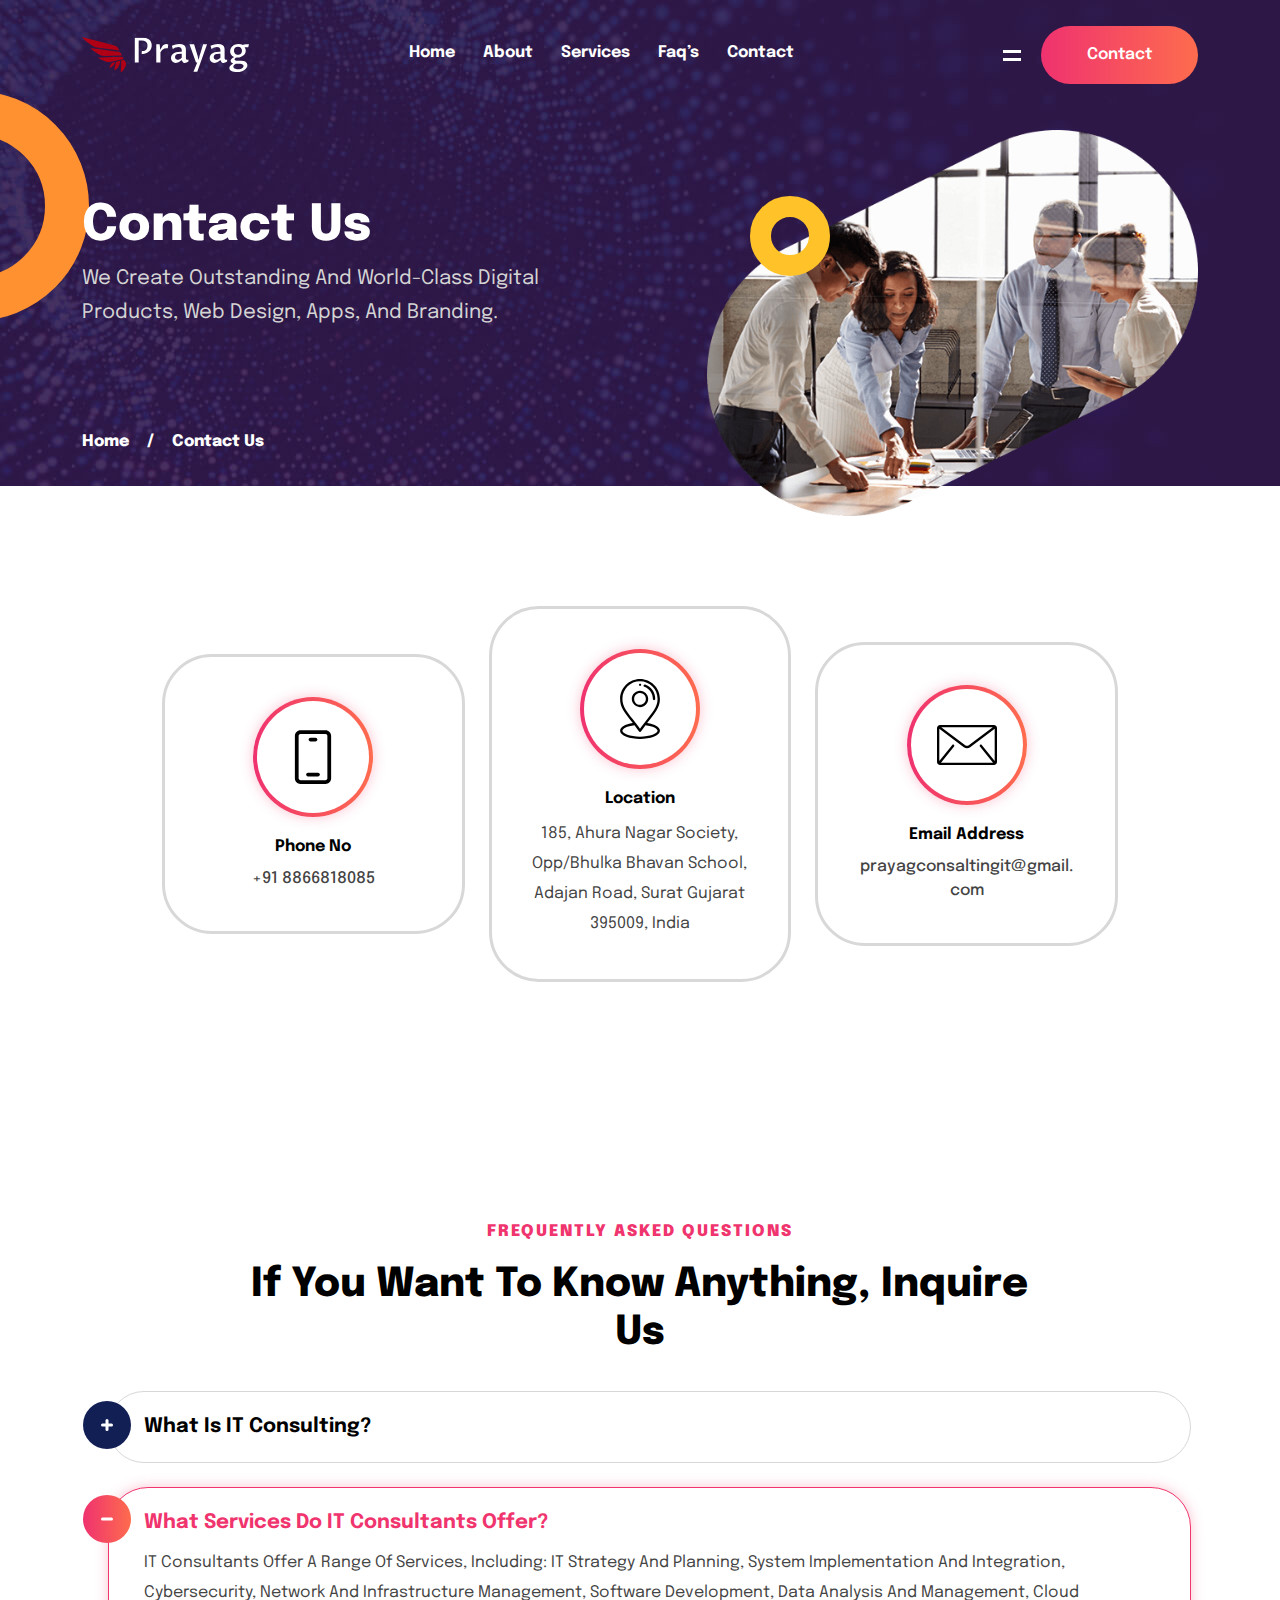
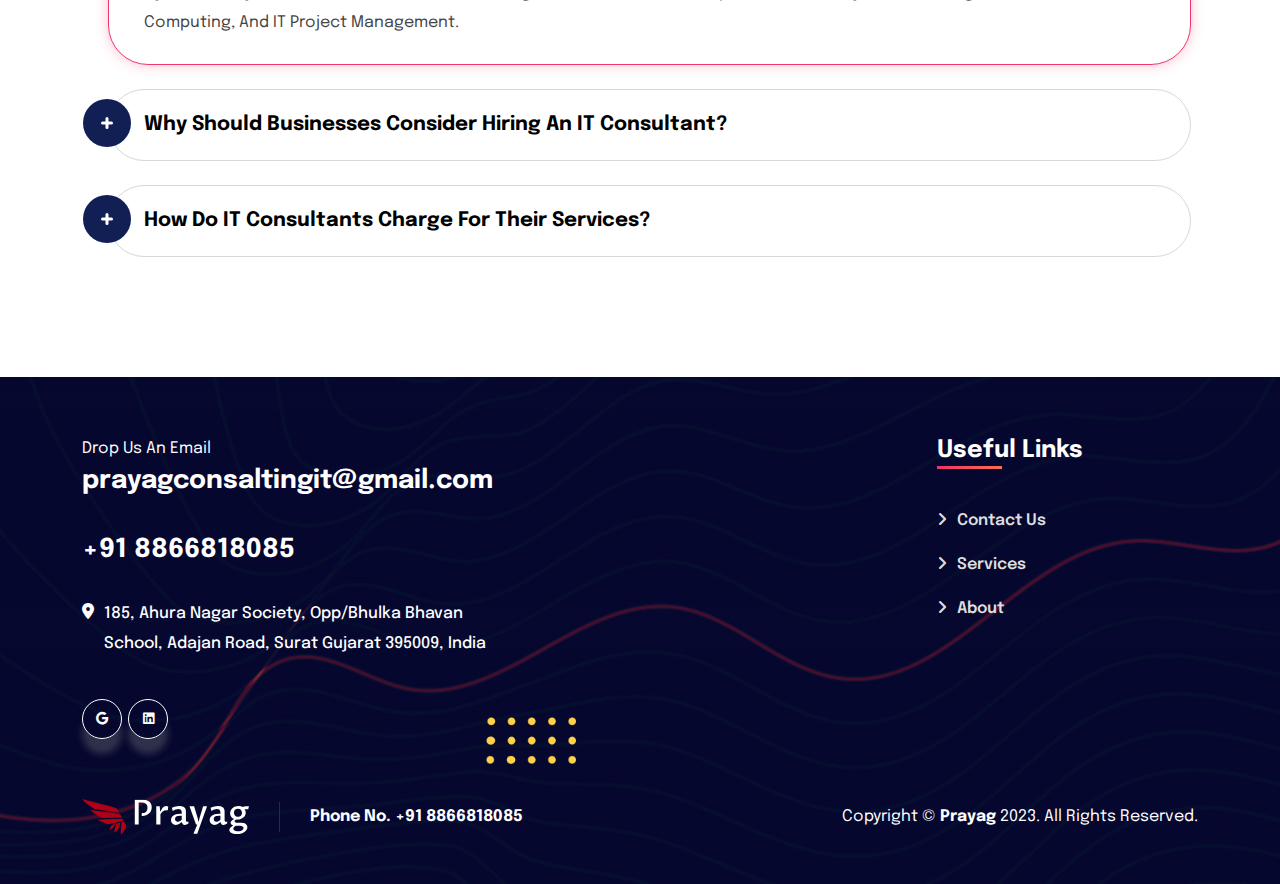
<file: contact.html>
<!DOCTYPE html>
<html lang="zxx">
  <head>
    <meta charset="utf-8" />
    <meta name="viewport" content="width=device-width, initial-scale=1.0" />
    <title>Prayag - Contact Us</title>
    <link rel="icon" href="assets/img/favicone.png" />
    <!-- CSS only -->
    <link
      rel="stylesheet"
      type="text/css"
      href="assets/css/bootstrap.min.css"
    />
    <link rel="stylesheet" href="assets/css/owl.carousel.min.css" />
    <link rel="stylesheet" href="assets/css/owl.theme.default.min.css" />
    <!-- fancybox -->
    <link rel="stylesheet" href="assets/css/jquery.fancybox.min.css" />
    <link rel="stylesheet" href="assets/css/fontawesome.min.css" />
    <link rel="stylesheet" href="assets/css/slick.css" />
    <link rel="stylesheet" href="assets/css/slick-theme.css" />
    <!-- style -->
    <link rel="stylesheet" href="assets/css/style.css" />
    <!-- responsive -->
    <link rel="stylesheet" href="assets/css/responsive.css" />
    <!-- color -->
    <link rel="stylesheet" href="assets/css/color.css" />
    <script src="assets/js/jquery-3.6.0.min.js"></script>
    <script src="assets/js/preloader.js"></script>
  </head>
  <body>
    <!-- loader -->
    <div class="preloader">
      <div class="loader4"></div>
    </div>
    <!-- loader end -->
    <header class="topnav">
      <div class="container">
        <div class="header-bar">
          <a href="index.html">
            <svg
              class="logo-img"
              viewBox="0 0 576.4159277463526 122.70715783032121"
              height="84.19811585498948"
              width="395.52"
            >
              <g
                transform="matrix(1,0,0,1,180.89592774635267,1.3606398578204733)"
              >
                <svg
                  viewBox="0 0 395.52 119.98587811468026"
                  height="119.98587811468026"
                  width="395.52"
                >
                  <g id="textblocktransform">
                    <svg
                      viewBox="0 0 395.52 119.98587811468026"
                      height="119.98587811468026"
                      width="395.52"
                      id="textblock"
                    >
                      <g>
                        <svg
                          viewBox="0 0 395.52 119.98587811468026"
                          height="119.98587811468026"
                          width="395.52"
                        >
                          <g transform="matrix(1,0,0,1,0,0)">
                            <svg
                              width="395.52"
                              viewBox="5.03000020980835 -35.77000045776367 162.6300048828125 49.34000015258789"
                              height="119.98587811468026"
                              data-palette-color="#ffffff"
                            >
                              <path
                                d="M11.08-31.47L11.08 0 5.03 0 5.03-35.77 15.82-35.77Q18.9-35.77 21.42-35.02 23.95-34.28 25.77-32.85 27.59-31.42 28.59-29.35 29.59-27.27 29.59-24.58L29.59-24.58Q29.59-21.7 28.49-19.43 27.39-17.16 25.59-15.59 23.78-14.01 21.46-13.17 19.14-12.33 16.72-12.33L16.72-12.33Q16.41-12.33 16.05-12.35 15.7-12.38 15.21-12.45L15.21-12.45 15.58-16.5Q15.94-16.46 16.26-16.44 16.58-16.43 16.85-16.43L16.85-16.43Q18.31-16.43 19.53-16.92 20.75-17.41 21.64-18.36 22.53-19.31 23.03-20.69 23.54-22.07 23.54-23.88L23.54-23.88Q23.54-25.88 22.95-27.32 22.36-28.76 21.25-29.69 20.14-30.62 18.57-31.04 16.99-31.47 15.01-31.47L15.01-31.47 11.08-31.47ZM36.06 0L36.06-25.88 40.84-25.88 41.67-18.16Q42.01-18.8 42.38-19.47 42.75-20.14 43.11-20.76 43.48-21.39 43.8-21.9 44.11-22.41 44.33-22.75L44.33-22.75Q44.85-23.51 45.49-24.18 46.14-24.85 46.9-25.33 47.65-25.81 48.53-26.09 49.41-26.37 50.44-26.37L50.44-26.37Q51.14-26.37 51.85-26.2 52.56-26.03 53.05-25.66L53.05-25.66 52.41-20.21Q51.98-20.34 51.39-20.37 50.8-20.41 50.34-20.41L50.34-20.41Q48.78-20.41 47.56-19.96 46.34-19.51 45.35-18.71 44.36-17.92 43.54-16.85 42.72-15.77 41.97-14.53L41.97-14.53 41.97 0 36.06 0ZM72.31-3.81L72.31-3.81Q71.67-3.27 70.78-2.53 69.89-1.78 68.81-1.11 67.72-0.44 66.44 0.02 65.16 0.49 63.74 0.49L63.74 0.49Q62.3 0.49 61.07-0.04 59.83-0.56 58.92-1.5 58-2.44 57.48-3.75 56.95-5.05 56.95-6.64L56.95-6.64Q56.95-8.3 57.62-9.89 58.3-11.47 59.87-12.72 61.45-13.96 64.03-14.73 66.62-15.5 70.43-15.5L70.43-15.5 72.21-15.5 72.21-17.5Q72.21-18.58 71.85-19.43 71.48-20.29 70.82-20.9 70.16-21.51 69.25-21.83 68.33-22.14 67.21-22.14L67.21-22.14Q66.33-22.14 65.33-21.94 64.33-21.73 63.35-21.36 62.37-21 61.45-20.5 60.52-20 59.79-19.41L59.79-19.41 59.35-19.65 58.22-23.75Q61.18-25.29 63.72-25.83 66.25-26.37 68.48-26.37L68.48-26.37Q70.77-26.37 72.57-25.9 74.36-25.44 75.61-24.48 76.85-23.51 77.5-22.03 78.14-20.56 78.14-18.53L78.14-18.53 78.14-6.57Q78.14-6.2 78.21-5.76 78.27-5.32 78.45-4.93 78.63-4.54 78.99-4.27 79.34-4 79.93-4L79.93-4Q80.27-4 80.76-4.1 81.25-4.2 81.73-4.42L81.73-4.42 81.73-1.49Q80.41-0.59 79.11-0.05 77.8 0.49 76.56 0.49L76.56 0.49Q75.58 0.49 74.87 0.12 74.16-0.24 73.68-0.84 73.19-1.44 72.86-2.21 72.53-2.98 72.31-3.81ZM72.21-6.96L72.21-12.62 70.67-12.62Q68.13-12.62 66.58-12.27 65.03-11.91 64.18-11.29 63.33-10.67 63.04-9.85 62.76-9.03 62.76-8.08L62.76-8.08Q62.76-7.08 63.06-6.32 63.35-5.57 63.85-5.05 64.35-4.54 65.03-4.27 65.72-4 66.5-4L66.5-4Q67.08-4 67.72-4.14 68.35-4.27 69.05-4.61 69.75-4.96 70.53-5.52 71.31-6.08 72.21-6.96L72.21-6.96ZM92.45 0L83.2-25.88 89.74-25.88 94.77-9.3 95.89-4.44 96.38-4.44 97.48-9.3 102.56-25.88 108.15-25.88 94.26 13.09 88.79 13.09 94.26 0 92.45 0ZM127.21-3.81L127.21-3.81Q126.58-3.27 125.69-2.53 124.79-1.78 123.71-1.11 122.62-0.44 121.34 0.02 120.06 0.49 118.64 0.49L118.64 0.49Q117.2 0.49 115.97-0.04 114.74-0.56 113.82-1.5 112.91-2.44 112.38-3.75 111.86-5.05 111.86-6.64L111.86-6.64Q111.86-8.3 112.53-9.89 113.2-11.47 114.77-12.72 116.35-13.96 118.94-14.73 121.52-15.5 125.33-15.5L125.33-15.5 127.11-15.5 127.11-17.5Q127.11-18.58 126.75-19.43 126.38-20.29 125.72-20.9 125.06-21.51 124.15-21.83 123.23-22.14 122.11-22.14L122.11-22.14Q121.23-22.14 120.23-21.94 119.23-21.73 118.25-21.36 117.28-21 116.35-20.5 115.42-20 114.69-19.41L114.69-19.41 114.25-19.65 113.12-23.75Q116.08-25.29 118.62-25.83 121.16-26.37 123.38-26.37L123.38-26.37Q125.67-26.37 127.47-25.9 129.26-25.44 130.51-24.48 131.75-23.51 132.4-22.03 133.05-20.56 133.05-18.53L133.05-18.53 133.05-6.57Q133.05-6.2 133.11-5.76 133.17-5.32 133.35-4.93 133.53-4.54 133.89-4.27 134.24-4 134.83-4L134.83-4Q135.17-4 135.66-4.1 136.15-4.2 136.64-4.42L136.64-4.42 136.64-1.49Q135.32-0.59 134.01-0.05 132.7 0.49 131.46 0.49L131.46 0.49Q130.48 0.49 129.78 0.12 129.07-0.24 128.58-0.84 128.09-1.44 127.76-2.21 127.43-2.98 127.21-3.81ZM127.11-6.96L127.11-12.62 125.58-12.62Q123.04-12.62 121.49-12.27 119.94-11.91 119.08-11.29 118.23-10.67 117.95-9.85 117.67-9.03 117.67-8.08L117.67-8.08Q117.67-7.08 117.96-6.32 118.25-5.57 118.75-5.05 119.25-4.54 119.94-4.27 120.62-4 121.4-4L121.4-4Q121.99-4 122.62-4.14 123.26-4.27 123.95-4.61 124.65-4.96 125.43-5.52 126.21-6.08 127.11-6.96L127.11-6.96ZM154.92 1.78L149.01 1.78Q148.45 2.1 147.84 2.51 147.23 2.93 146.7 3.43 146.18 3.93 145.84 4.53 145.5 5.13 145.5 5.81L145.5 5.81Q145.5 6.54 145.92 7.18 146.35 7.81 147.19 8.29 148.03 8.76 149.28 9.05 150.52 9.33 152.14 9.33L152.14 9.33Q153.99 9.33 155.43 8.96 156.87 8.59 157.86 7.97 158.85 7.35 159.36 6.54 159.88 5.74 159.88 4.86L159.88 4.86Q159.88 4.08 159.48 3.5 159.09 2.93 158.42 2.54 157.75 2.15 156.85 1.97 155.94 1.78 154.92 1.78L154.92 1.78ZM145.4 1.29L145.4 1.29Q143.71 0.71 142.65-0.26 141.59-1.22 141.59-2.54L141.59-2.54Q141.59-3.34 142.02-4.08 142.44-4.81 143.14-5.47 143.84-6.13 144.71-6.73 145.59-7.32 146.5-7.89L146.5-7.89Q144.98-8.54 143.92-9.45 142.86-10.35 142.19-11.43 141.52-12.5 141.21-13.7 140.91-14.89 140.91-16.11L140.91-16.11Q140.91-18.46 141.91-20.35 142.91-22.24 144.56-23.58 146.2-24.93 148.32-25.65 150.43-26.37 152.67-26.37L152.67-26.37Q154.36-26.37 155.99-25.95 157.63-25.54 158.75-24.83L158.75-24.83Q159.53-25.27 160.83-25.57 162.12-25.88 163.51-25.88L163.51-25.88 167.66-25.88 166.61-21.68 161.36-21.68Q161.51-21.53 161.8-21.11 162.1-20.68 162.37-20.04 162.63-19.41 162.84-18.59 163.05-17.77 163.05-16.85L163.05-16.85Q163.05-14.79 162.08-13.02 161.12-11.25 159.52-9.95 157.92-8.64 155.86-7.9 153.8-7.15 151.62-7.15L151.62-7.15Q151.16-7.15 150.7-7.19 150.23-7.23 149.74-7.28L149.74-7.28Q149.35-7.03 148.91-6.73 148.47-6.42 148.11-6.07 147.74-5.71 147.5-5.3 147.25-4.88 147.25-4.44L147.25-4.44Q147.25-3.69 147.94-3.22 148.62-2.76 149.82-2.76L149.82-2.76 156.41-2.76Q158.17-2.76 159.79-2.33 161.41-1.9 162.65-1.09 163.88-0.27 164.62 0.92 165.37 2.1 165.37 3.61L165.37 3.61Q165.37 5.3 164.4 7.07 163.44 8.84 161.56 10.29 159.68 11.74 156.92 12.66 154.16 13.57 150.57 13.57L150.57 13.57Q148.28 13.57 146.31 13.17 144.35 12.77 142.9 12.02 141.44 11.28 140.62 10.22 139.81 9.16 139.81 7.84L139.81 7.84Q139.81 6.67 140.42 5.66 141.03 4.66 141.91 3.83 142.79 3 143.74 2.37 144.69 1.73 145.4 1.29ZM146.35-16.89L146.35-16.89Q146.35-15.65 146.78-14.59 147.2-13.53 147.97-12.73 148.74-11.94 149.78-11.5 150.82-11.06 152.06-11.06L152.06-11.06Q153.23-11.06 154.26-11.46 155.29-11.87 156.04-12.6 156.8-13.33 157.24-14.37 157.68-15.41 157.68-16.67L157.68-16.67Q157.68-17.92 157.25-18.97 156.82-20.02 156.05-20.79 155.29-21.56 154.24-22 153.19-22.44 151.94-22.44L151.94-22.44Q150.77-22.44 149.76-22.05 148.74-21.66 147.99-20.94 147.23-20.21 146.79-19.19 146.35-18.16 146.35-16.89Z"
                                opacity="1"
                                transform="matrix(1,0,0,1,0,0)"
                                fill="#ffffff"
                                class="wordmark-text-0"
                                data-fill-palette-color="primary"
                                id="text-0"
                              ></path>
                            </svg>
                          </g>
                        </svg>
                      </g>
                    </svg>
                  </g>
                </svg>
              </g>
              <g>
                <svg
                  viewBox="0 0 152.5701415845514 122.70715783032121"
                  height="122.70715783032121"
                  width="152.5701415845514"
                >
                  <g>
                    <svg
                      xmlns="http://www.w3.org/2000/svg"
                      xmlns:xlink="http://www.w3.org/1999/xlink"
                      version="1.1"
                      x="0"
                      y="0"
                      viewBox="0 9.78600025177002 100.0003433227539 80.42699432373047"
                      enable-background="new 0 0 100 100"
                      xml:space="preserve"
                      width="152.5701415845514"
                      height="122.70715783032121"
                      class="icon-icon-0"
                      data-fill-palette-color="accent"
                      id="icon-0"
                    >
                      <path
                        d="M49.942 52.994c13.552-0.488 27.103-0.977 40.653-1.465-2.527-4.177-3.159-7.831-7.989-8.461-7.229-0.94-14.458-1.883-21.688-2.826-14.023-1.827-28.05-3.654-42.075-5.48C20.101 36.792 39.724 53.361 49.942 52.994z"
                        fill="#b00015"
                        data-fill-palette-color="accent"
                      ></path>
                      <path
                        d="M0 9.786c4.391 7.257 26.615 23.072 32.953 23.886 17.33 2.231 34.657 4.46 51.986 6.688-3.393-5.607-4.18-9.35-10.312-10.959-8.904-2.341-17.812-4.683-26.717-7.023C31.94 18.182 15.97 13.984 0 9.786z"
                        fill="#b00015"
                        data-fill-palette-color="accent"
                      ></path>
                      <path
                        d="M63.108 66.207c10.413-2.219 20.826-4.439 31.241-6.66-2.028-3.346-2.034-5.359-5.827-5.189-6.158 0.273-12.314 0.549-18.471 0.822-11.343 0.506-22.686 1.014-34.028 1.518C37.298 58.064 54.94 67.947 63.108 66.207z"
                        fill="#b00015"
                        data-fill-palette-color="accent"
                      ></path>
                      <path
                        d="M87.682 90.213c5.725-3.719 7.262-7.721 10.519-13.807 3.651-6.824 1.257-7.844-2.821-14.596-0.417-0.688-5.842 0.232-6.453 0.904-0.745 0.818-0.248 5.455-0.294 6.496C88.315 76.211 87.998 83.213 87.682 90.213z"
                        fill="#b00015"
                        data-fill-palette-color="accent"
                      ></path>
                      <path
                        d="M86.35 63.447c-3.795 0.809-8.604 0.191-9.572 4.229-1.373 5.736-2.746 11.475-4.12 17.211C81.904 82.678 86.028 71.582 86.35 63.447z"
                        fill="#b00015"
                        data-fill-palette-color="accent"
                      ></path>
                      <path
                        d="M74.666 66.121c-9.148 1.953-8.956 4.611-12.879 13.18C68.007 78.711 73.811 71.941 74.666 66.121z"
                        fill="#b00015"
                        data-fill-palette-color="accent"
                      ></path>
                    </svg>
                  </g>
                </svg>
              </g>
            </svg>
          </a>
          <nav class="navbar">
            <ul class="navbar-links">
              <li class="navbar-dropdown has-children">
                <a href="index.html">home</a>
              </li>
              <li class="navbar-dropdown">
                <a href="about.html">About</a>
              </li>
              <li class="navbar-dropdown">
                <a href="services.html">Services</a>
              </li>

              <li class="navbar-dropdown">
                <a href="faqs.html">Faq’s</a>
              </li>

              <li class="navbar-dropdown">
                <a href="contact.html">contact</a>
              </li>
            </ul>
          </nav>
          <div class="pickup">
            <div class="menu-icon cursor-pointer">
              <span class="text"><span class="word">Menu</span></span>
              <span class="icon">
                <i></i>
                <i></i>
              </span>
            </div>
            <a href="https://api.whatsapp.com/send?phone=8866818085" class="btn"
              >contact</a
            >
          </div>

          <div class="bar-menu">
            <i class="fa-solid fa-bars"></i>
          </div>
        </div>
        <div
          class="mobile-nav hmburger-menu"
          id="mobile-nav"
          style="
            display: block;
            background-image: url(assets/img/background.png);
          "
        >
          <div class="res-log">
            <a href="index.html">
              <svg
                class="logo-img"
                viewBox="0 0 576.4159277463526 122.70715783032121"
                height="84.19811585498948"
                width="395.52"
              >
                <g
                  transform="matrix(1,0,0,1,180.89592774635267,1.3606398578204733)"
                >
                  <svg
                    viewBox="0 0 395.52 119.98587811468026"
                    height="119.98587811468026"
                    width="395.52"
                  >
                    <g id="textblocktransform">
                      <svg
                        viewBox="0 0 395.52 119.98587811468026"
                        height="119.98587811468026"
                        width="395.52"
                        id="textblock"
                      >
                        <g>
                          <svg
                            viewBox="0 0 395.52 119.98587811468026"
                            height="119.98587811468026"
                            width="395.52"
                          >
                            <g transform="matrix(1,0,0,1,0,0)">
                              <svg
                                width="395.52"
                                viewBox="5.03000020980835 -35.77000045776367 162.6300048828125 49.34000015258789"
                                height="119.98587811468026"
                                data-palette-color="#ffffff"
                              >
                                <path
                                  d="M11.08-31.47L11.08 0 5.03 0 5.03-35.77 15.82-35.77Q18.9-35.77 21.42-35.02 23.95-34.28 25.77-32.85 27.59-31.42 28.59-29.35 29.59-27.27 29.59-24.58L29.59-24.58Q29.59-21.7 28.49-19.43 27.39-17.16 25.59-15.59 23.78-14.01 21.46-13.17 19.14-12.33 16.72-12.33L16.72-12.33Q16.41-12.33 16.05-12.35 15.7-12.38 15.21-12.45L15.21-12.45 15.58-16.5Q15.94-16.46 16.26-16.44 16.58-16.43 16.85-16.43L16.85-16.43Q18.31-16.43 19.53-16.92 20.75-17.41 21.64-18.36 22.53-19.31 23.03-20.69 23.54-22.07 23.54-23.88L23.54-23.88Q23.54-25.88 22.95-27.32 22.36-28.76 21.25-29.69 20.14-30.62 18.57-31.04 16.99-31.47 15.01-31.47L15.01-31.47 11.08-31.47ZM36.06 0L36.06-25.88 40.84-25.88 41.67-18.16Q42.01-18.8 42.38-19.47 42.75-20.14 43.11-20.76 43.48-21.39 43.8-21.9 44.11-22.41 44.33-22.75L44.33-22.75Q44.85-23.51 45.49-24.18 46.14-24.85 46.9-25.33 47.65-25.81 48.53-26.09 49.41-26.37 50.44-26.37L50.44-26.37Q51.14-26.37 51.85-26.2 52.56-26.03 53.05-25.66L53.05-25.66 52.41-20.21Q51.98-20.34 51.39-20.37 50.8-20.41 50.34-20.41L50.34-20.41Q48.78-20.41 47.56-19.96 46.34-19.51 45.35-18.71 44.36-17.92 43.54-16.85 42.72-15.77 41.97-14.53L41.97-14.53 41.97 0 36.06 0ZM72.31-3.81L72.31-3.81Q71.67-3.27 70.78-2.53 69.89-1.78 68.81-1.11 67.72-0.44 66.44 0.02 65.16 0.49 63.74 0.49L63.74 0.49Q62.3 0.49 61.07-0.04 59.83-0.56 58.92-1.5 58-2.44 57.48-3.75 56.95-5.05 56.95-6.64L56.95-6.64Q56.95-8.3 57.62-9.89 58.3-11.47 59.87-12.72 61.45-13.96 64.03-14.73 66.62-15.5 70.43-15.5L70.43-15.5 72.21-15.5 72.21-17.5Q72.21-18.58 71.85-19.43 71.48-20.29 70.82-20.9 70.16-21.51 69.25-21.83 68.33-22.14 67.21-22.14L67.21-22.14Q66.33-22.14 65.33-21.94 64.33-21.73 63.35-21.36 62.37-21 61.45-20.5 60.52-20 59.79-19.41L59.79-19.41 59.35-19.65 58.22-23.75Q61.18-25.29 63.72-25.83 66.25-26.37 68.48-26.37L68.48-26.37Q70.77-26.37 72.57-25.9 74.36-25.44 75.61-24.48 76.85-23.51 77.5-22.03 78.14-20.56 78.14-18.53L78.14-18.53 78.14-6.57Q78.14-6.2 78.21-5.76 78.27-5.32 78.45-4.93 78.63-4.54 78.99-4.27 79.34-4 79.93-4L79.93-4Q80.27-4 80.76-4.1 81.25-4.2 81.73-4.42L81.73-4.42 81.73-1.49Q80.41-0.59 79.11-0.05 77.8 0.49 76.56 0.49L76.56 0.49Q75.58 0.49 74.87 0.12 74.16-0.24 73.68-0.84 73.19-1.44 72.86-2.21 72.53-2.98 72.31-3.81ZM72.21-6.96L72.21-12.62 70.67-12.62Q68.13-12.62 66.58-12.27 65.03-11.91 64.18-11.29 63.33-10.67 63.04-9.85 62.76-9.03 62.76-8.08L62.76-8.08Q62.76-7.08 63.06-6.32 63.35-5.57 63.85-5.05 64.35-4.54 65.03-4.27 65.72-4 66.5-4L66.5-4Q67.08-4 67.72-4.14 68.35-4.27 69.05-4.61 69.75-4.96 70.53-5.52 71.31-6.08 72.21-6.96L72.21-6.96ZM92.45 0L83.2-25.88 89.74-25.88 94.77-9.3 95.89-4.44 96.38-4.44 97.48-9.3 102.56-25.88 108.15-25.88 94.26 13.09 88.79 13.09 94.26 0 92.45 0ZM127.21-3.81L127.21-3.81Q126.58-3.27 125.69-2.53 124.79-1.78 123.71-1.11 122.62-0.44 121.34 0.02 120.06 0.49 118.64 0.49L118.64 0.49Q117.2 0.49 115.97-0.04 114.74-0.56 113.82-1.5 112.91-2.44 112.38-3.75 111.86-5.05 111.86-6.64L111.86-6.64Q111.86-8.3 112.53-9.89 113.2-11.47 114.77-12.72 116.35-13.96 118.94-14.73 121.52-15.5 125.33-15.5L125.33-15.5 127.11-15.5 127.11-17.5Q127.11-18.58 126.75-19.43 126.38-20.29 125.72-20.9 125.06-21.51 124.15-21.83 123.23-22.14 122.11-22.14L122.11-22.14Q121.23-22.14 120.23-21.94 119.23-21.73 118.25-21.36 117.28-21 116.35-20.5 115.42-20 114.69-19.41L114.69-19.41 114.25-19.65 113.12-23.75Q116.08-25.29 118.62-25.83 121.16-26.37 123.38-26.37L123.38-26.37Q125.67-26.37 127.47-25.9 129.26-25.44 130.51-24.48 131.75-23.51 132.4-22.03 133.05-20.56 133.05-18.53L133.05-18.53 133.05-6.57Q133.05-6.2 133.11-5.76 133.17-5.32 133.35-4.93 133.53-4.54 133.89-4.27 134.24-4 134.83-4L134.83-4Q135.17-4 135.66-4.1 136.15-4.2 136.64-4.42L136.64-4.42 136.64-1.49Q135.32-0.59 134.01-0.05 132.7 0.49 131.46 0.49L131.46 0.49Q130.48 0.49 129.78 0.12 129.07-0.24 128.58-0.84 128.09-1.44 127.76-2.21 127.43-2.98 127.21-3.81ZM127.11-6.96L127.11-12.62 125.58-12.62Q123.04-12.62 121.49-12.27 119.94-11.91 119.08-11.29 118.23-10.67 117.95-9.85 117.67-9.03 117.67-8.08L117.67-8.08Q117.67-7.08 117.96-6.32 118.25-5.57 118.75-5.05 119.25-4.54 119.94-4.27 120.62-4 121.4-4L121.4-4Q121.99-4 122.62-4.14 123.26-4.27 123.95-4.61 124.65-4.96 125.43-5.52 126.21-6.08 127.11-6.96L127.11-6.96ZM154.92 1.78L149.01 1.78Q148.45 2.1 147.84 2.51 147.23 2.93 146.7 3.43 146.18 3.93 145.84 4.53 145.5 5.13 145.5 5.81L145.5 5.81Q145.5 6.54 145.92 7.18 146.35 7.81 147.19 8.29 148.03 8.76 149.28 9.05 150.52 9.33 152.14 9.33L152.14 9.33Q153.99 9.33 155.43 8.96 156.87 8.59 157.86 7.97 158.85 7.35 159.36 6.54 159.88 5.74 159.88 4.86L159.88 4.86Q159.88 4.08 159.48 3.5 159.09 2.93 158.42 2.54 157.75 2.15 156.85 1.97 155.94 1.78 154.92 1.78L154.92 1.78ZM145.4 1.29L145.4 1.29Q143.71 0.71 142.65-0.26 141.59-1.22 141.59-2.54L141.59-2.54Q141.59-3.34 142.02-4.08 142.44-4.81 143.14-5.47 143.84-6.13 144.71-6.73 145.59-7.32 146.5-7.89L146.5-7.89Q144.98-8.54 143.92-9.45 142.86-10.35 142.19-11.43 141.52-12.5 141.21-13.7 140.91-14.89 140.91-16.11L140.91-16.11Q140.91-18.46 141.91-20.35 142.91-22.24 144.56-23.58 146.2-24.93 148.32-25.65 150.43-26.37 152.67-26.37L152.67-26.37Q154.36-26.37 155.99-25.95 157.63-25.54 158.75-24.83L158.75-24.83Q159.53-25.27 160.83-25.57 162.12-25.88 163.51-25.88L163.51-25.88 167.66-25.88 166.61-21.68 161.36-21.68Q161.51-21.53 161.8-21.11 162.1-20.68 162.37-20.04 162.63-19.41 162.84-18.59 163.05-17.77 163.05-16.85L163.05-16.85Q163.05-14.79 162.08-13.02 161.12-11.25 159.52-9.95 157.92-8.64 155.86-7.9 153.8-7.15 151.62-7.15L151.62-7.15Q151.16-7.15 150.7-7.19 150.23-7.23 149.74-7.28L149.74-7.28Q149.35-7.03 148.91-6.73 148.47-6.42 148.11-6.07 147.74-5.71 147.5-5.3 147.25-4.88 147.25-4.44L147.25-4.44Q147.25-3.69 147.94-3.22 148.62-2.76 149.82-2.76L149.82-2.76 156.41-2.76Q158.17-2.76 159.79-2.33 161.41-1.9 162.65-1.09 163.88-0.27 164.62 0.92 165.37 2.1 165.37 3.61L165.37 3.61Q165.37 5.3 164.4 7.07 163.44 8.84 161.56 10.29 159.68 11.74 156.92 12.66 154.16 13.57 150.57 13.57L150.57 13.57Q148.28 13.57 146.31 13.17 144.35 12.77 142.9 12.02 141.44 11.28 140.62 10.22 139.81 9.16 139.81 7.84L139.81 7.84Q139.81 6.67 140.42 5.66 141.03 4.66 141.91 3.83 142.79 3 143.74 2.37 144.69 1.73 145.4 1.29ZM146.35-16.89L146.35-16.89Q146.35-15.65 146.78-14.59 147.2-13.53 147.97-12.73 148.74-11.94 149.78-11.5 150.82-11.06 152.06-11.06L152.06-11.06Q153.23-11.06 154.26-11.46 155.29-11.87 156.04-12.6 156.8-13.33 157.24-14.37 157.68-15.41 157.68-16.67L157.68-16.67Q157.68-17.92 157.25-18.97 156.82-20.02 156.05-20.79 155.29-21.56 154.24-22 153.19-22.44 151.94-22.44L151.94-22.44Q150.77-22.44 149.76-22.05 148.74-21.66 147.99-20.94 147.23-20.21 146.79-19.19 146.35-18.16 146.35-16.89Z"
                                  opacity="1"
                                  transform="matrix(1,0,0,1,0,0)"
                                  fill="#ffffff"
                                  class="wordmark-text-0"
                                  data-fill-palette-color="primary"
                                  id="text-0"
                                ></path>
                              </svg>
                            </g>
                          </svg>
                        </g>
                      </svg>
                    </g>
                  </svg>
                </g>
                <g>
                  <svg
                    viewBox="0 0 152.5701415845514 122.70715783032121"
                    height="122.70715783032121"
                    width="152.5701415845514"
                  >
                    <g>
                      <svg
                        xmlns="http://www.w3.org/2000/svg"
                        xmlns:xlink="http://www.w3.org/1999/xlink"
                        version="1.1"
                        x="0"
                        y="0"
                        viewBox="0 9.78600025177002 100.0003433227539 80.42699432373047"
                        enable-background="new 0 0 100 100"
                        xml:space="preserve"
                        width="152.5701415845514"
                        height="122.70715783032121"
                        class="icon-icon-0"
                        data-fill-palette-color="accent"
                        id="icon-0"
                      >
                        <path
                          d="M49.942 52.994c13.552-0.488 27.103-0.977 40.653-1.465-2.527-4.177-3.159-7.831-7.989-8.461-7.229-0.94-14.458-1.883-21.688-2.826-14.023-1.827-28.05-3.654-42.075-5.48C20.101 36.792 39.724 53.361 49.942 52.994z"
                          fill="#b00015"
                          data-fill-palette-color="accent"
                        ></path>
                        <path
                          d="M0 9.786c4.391 7.257 26.615 23.072 32.953 23.886 17.33 2.231 34.657 4.46 51.986 6.688-3.393-5.607-4.18-9.35-10.312-10.959-8.904-2.341-17.812-4.683-26.717-7.023C31.94 18.182 15.97 13.984 0 9.786z"
                          fill="#b00015"
                          data-fill-palette-color="accent"
                        ></path>
                        <path
                          d="M63.108 66.207c10.413-2.219 20.826-4.439 31.241-6.66-2.028-3.346-2.034-5.359-5.827-5.189-6.158 0.273-12.314 0.549-18.471 0.822-11.343 0.506-22.686 1.014-34.028 1.518C37.298 58.064 54.94 67.947 63.108 66.207z"
                          fill="#b00015"
                          data-fill-palette-color="accent"
                        ></path>
                        <path
                          d="M87.682 90.213c5.725-3.719 7.262-7.721 10.519-13.807 3.651-6.824 1.257-7.844-2.821-14.596-0.417-0.688-5.842 0.232-6.453 0.904-0.745 0.818-0.248 5.455-0.294 6.496C88.315 76.211 87.998 83.213 87.682 90.213z"
                          fill="#b00015"
                          data-fill-palette-color="accent"
                        ></path>
                        <path
                          d="M86.35 63.447c-3.795 0.809-8.604 0.191-9.572 4.229-1.373 5.736-2.746 11.475-4.12 17.211C81.904 82.678 86.028 71.582 86.35 63.447z"
                          fill="#b00015"
                          data-fill-palette-color="accent"
                        ></path>
                        <path
                          d="M74.666 66.121c-9.148 1.953-8.956 4.611-12.879 13.18C68.007 78.711 73.811 71.941 74.666 66.121z"
                          fill="#b00015"
                          data-fill-palette-color="accent"
                        ></path>
                      </svg>
                    </g>
                  </svg>
                </g>
              </svg>
            </a>
          </div>
          <ul>
            <li><a href="index.html">Home</a></li>
            <li><a href="about.html">about</a></li>
            <li><a href="services.html">Services</a></li>
            <li><a href="faqs.html">faqs</a></li>
            <li><a href="contact.html">Contact us</a></li>
          </ul>

          <div class="menu-sidebar-single-widget">
            <h5 class="menu-sidebar-title">Contact Info</h5>
            <div class="header-contact-info">
              <span
                ><i class="fa-solid fa-location-dot"></i>
                185,ahura nagar soc., opp/bhulka bhavan school , B Adajan road
                surat gujarat 395009 india
              </span>
              <span>
                <a href="mailto:prayagconsaltingit@gmail.com">
                  <i class="fa-solid fa-envelope"></i
                  >prayagconsaltingit@gmail.com
                </a>
              </span>
              <span
                ><a href="tel:+91 8866818085"
                  ><i class="fa-solid fa-phone"></i>+91 8866818085</a
                ></span
              >
            </div>
            <div class="social-profile">
              <a href="#"><i class="fa-brands fa-facebook-f"></i></a>
              <a href="#"><i class="fa-brands fa-twitter"></i></a>
              <a href="#"><i class="fa-brands fa-linkedin-in"></i></a>
              <a href="#"><i class="fa-brands fa-youtube"></i></a>
            </div>
          </div>

          <a href="JavaScript:void(0)" id="res-cross"
            ><i class="fa-regular fa-circle-xmark"></i
          ></a>
        </div>
      </div>
      <div class="hamenu valign">
        <div class="container">
          <div class="row">
            <div class="col-lg-8 valign">
              <div class="cont-info two">
                <div class="about-prayag bottom">
                  <img src="assets/img/about-immg.jpg" alt="about-immg" />
                  <h4>About Prayag Company</h4>
                  <p>
                    The IT company is a leading provider of innovative
                    technology solutions. With expertise in software
                    development, cybersecurity, and IT consulting, they empower
                    businesses to thrive in the digital era.
                  </p>
                </div>
              </div>
            </div>
            <div class="col-lg-4 valign">
              <div class="cont-info">
                <div class="item mb-50">
                  <h6 class="text-u fw-600 mb-20">HOW TO CONNECT</h6>
                  <p class="fw-400 fz-18">
                    <a href="https://api.whatsapp.com/send?phone=8866818085"
                      >+91 8866818085</a
                    >
                  </p>
                  <p class="fw-400 fz-18">
                    <a
                      class="email-i"
                      href="mailto:prayagconsaltingit@gmail.com"
                      >prayagconsaltingit@gmail.com</a
                    >
                  </p>
                </div>
                <div class="bottom">
                  <h6 class="text-u fw-600 mb-20">Follow Us</h6>
                  <ul class="rest social-text d-flex fz-13">
                    <li>
                      <a href="mailto:prayagconsaltingit@gmail.com"
                        ><i class="fa-brands fa-google"></i
                      ></a>
                    </li>
                    <li>
                      <a
                        href="https://www.linkedin.com/company/prayag-it-consulting"
                        ><i class="fa-brands fa-linkedin"></i
                      ></a>
                    </li>
                  </ul>
                </div>
              </div>
            </div>
          </div>
        </div>
      </div>
    </header>
    <section
      class="bannr"
      style="background-image: url(assets/img/hero-three.jpg)"
    >
      <div class="container">
        <div class="row align-items-end">
          <div class="col-lg-6">
            <div class="bannr-text">
              <h2>Contact Us</h2>
              <p>
                We create outstanding and world-class digital products, web
                design, apps, and branding.
              </p>
              <ol class="breadcrumb">
                <li class="breadcrumb-item">
                  <a href="index.html">Home</a>
                </li>
                <li class="breadcrumb-item active" aria-current="page">
                  Contact Us
                </li>
              </ol>
            </div>
          </div>
          <div class="col-lg-6">
            <div class="bannr-img">
              <img src="./assets/img/bannr.png" alt="imgs" />
            </div>
          </div>
        </div>
      </div>
    </section>
    <section class="gap meet-section">
      <div class="container">
        <div class="row align-items-center pl-80">
          <div class="col-lg-4 col-md-6">
            <div class="location">
              <i>
                <svg
                  height="112"
                  viewBox="0 0 24 24"
                  width="112"
                  xmlns="http://www.w3.org/2000/svg"
                >
                  <g
                    clip-rule="evenodd"
                    fill="rgb(255255,255)"
                    fill-rule="evenodd"
                  >
                    <path
                      d="m7 2.75c-.41421 0-.75.33579-.75.75v17c0 .4142.33579.75.75.75h10c.4142 0 .75-.3358.75-.75v-17c0-.41421-.3358-.75-.75-.75zm-2.25.75c0-1.24264 1.00736-2.25 2.25-2.25h10c1.2426 0 2.25 1.00736 2.25 2.25v17c0 1.2426-1.0074 2.25-2.25 2.25h-10c-1.24264 0-2.25-1.0074-2.25-2.25z"
                    ></path>
                    <path
                      d="m10.25 5c0-.41421.3358-.75.75-.75h2c.4142 0 .75.33579.75.75s-.3358.75-.75.75h-2c-.4142 0-.75-.33579-.75-.75z"
                    ></path>
                    <path
                      d="m9.25 19c0-.4142.33579-.75.75-.75h4c.4142 0 .75.3358.75.75s-.3358.75-.75.75h-4c-.41421 0-.75-.3358-.75-.75z"
                    ></path>
                  </g>
                </svg>
              </i>
              <h3>Phone No</h3>
              <a href="https://api.whatsapp.com/send?phone=8866818085"
                >+91 8866818085</a
              >
            </div>
          </div>
          <div class="col-lg-4 col-md-6">
            <div class="location">
              <i>
                <svg
                  version="1.1"
                  xmlns="http://www.w3.org/2000/svg"
                  xmlns:xlink="http://www.w3.org/1999/xlink"
                  x="0px"
                  y="0px"
                  viewBox="0 0 511.999 511.999"
                  style="enable-background: new 0 0 511.999 511.999"
                  xml:space="preserve"
                >
                  <path
                    d="M256.98,40.005c-5.53-0.04-10.04,4.41-10.08,9.93c-0.04,5.52,4.4,10.03,9.93,10.07c5.52,0.04,10.03-4.4,10.07-9.92
                                C266.94,44.565,262.5,40.055,256.98,40.005z"
                  />
                  <path
                    d="M256.525,100.004c-38.611-0.274-70.232,30.875-70.524,69.474c-0.291,38.597,30.875,70.233,69.474,70.524
                                c0.179,0.001,0.357,0.002,0.536,0.002c38.353,0,69.698-31.056,69.988-69.476C326.29,131.933,295.125,100.295,256.525,100.004z
                                 M256.009,220.005c-0.126,0-0.258-0.001-0.384-0.002c-27.571-0.208-49.833-22.806-49.625-50.375
                                c0.207-27.445,22.595-49.627,49.991-49.627c0.126,0,0.258,0.001,0.384,0.002c27.571,0.208,49.833,22.806,49.625,50.375
                                C305.792,197.823,283.405,220.005,256.009,220.005z"
                  />
                  <path
                    d="M299.631,47.589c-5.202-1.846-10.921,0.879-12.767,6.085c-1.845,5.206,0.88,10.921,6.085,12.767
                                c44.047,15.611,73.402,57.562,73.05,104.389c-0.041,5.522,4.402,10.033,9.925,10.075c0.025,0,0.051,0,0.077,0
                                c5.486,0,9.956-4.428,9.998-9.925C386.415,115.633,351.706,66.046,299.631,47.589z"
                  />
                  <path
                    d="M317.357,376.442c66.513-85.615,108.08-130.26,108.641-205.164C426.702,77.035,350.22,0,255.984,0
                                C162.848,0,86.71,75.428,86.002,168.728c-0.572,76.935,41.767,121.519,108.739,207.7C128.116,386.384,86.002,411.401,86.002,442
                                c0,20.497,18.946,38.89,53.349,51.79c31.313,11.742,72.74,18.209,116.649,18.209s85.336-6.467,116.649-18.209
                                c34.403-12.901,53.349-31.294,53.349-51.791C425.998,411.417,383.923,386.406,317.357,376.442z M106.001,168.879
                                C106.625,86.55,173.8,20,255.986,20c83.159,0,150.633,67.988,150.013,151.129c-0.532,71.134-44.614,114.971-114.991,206.714
                                c-12.553,16.356-24.081,31.82-34.993,46.947c-10.88-15.136-22.178-30.323-34.919-46.953
                                C147.81,282.253,105.459,241.729,106.001,168.879z M256,492c-85.851,0-149.999-26.397-149.999-50
                                c0-17.504,38.348-39.616,102.826-47.273c14.253,18.701,26.749,35.691,39.005,53.043c1.872,2.65,4.914,4.228,8.159,4.23
                                c0.003,0,0.006,0,0.009,0c3.242,0,6.283-1.572,8.158-4.217c12.14-17.126,24.978-34.535,39.109-53.045
                                c64.418,7.665,102.732,29.77,102.732,47.263C405.998,465.603,341.851,492,256,492z"
                  />
                </svg>
              </i>
              <h3>Location</h3>
              <p>
                185, Ahura Nagar society, Opp/Bhulka Bhavan School, Adajan road,
                Surat Gujarat 395009, India
              </p>
            </div>
          </div>
          <div class="col-lg-4 col-md-6">
            <div class="location mb-0">
              <i>
                <svg
                  version="1.1"
                  xmlns="http://www.w3.org/2000/svg"
                  xmlns:xlink="http://www.w3.org/1999/xlink"
                  x="0px"
                  y="0px"
                  viewBox="0 0 512 512"
                  style="enable-background: new 0 0 512 512"
                  xml:space="preserve"
                >
                  <path
                    d="M485.743,85.333H26.257C11.815,85.333,0,97.148,0,111.589V400.41c0,14.44,11.815,26.257,26.257,26.257h459.487
                                c14.44,0,26.257-11.815,26.257-26.257V111.589C512,97.148,500.185,85.333,485.743,85.333z M475.89,105.024L271.104,258.626
                                c-3.682,2.802-9.334,4.555-15.105,4.529c-5.77,0.026-11.421-1.727-15.104-4.529L36.109,105.024H475.89z M366.5,268.761
                                l111.59,137.847c0.112,0.138,0.249,0.243,0.368,0.368H33.542c0.118-0.131,0.256-0.23,0.368-0.368L145.5,268.761
                                c3.419-4.227,2.771-10.424-1.464-13.851c-4.227-3.419-10.424-2.771-13.844,1.457l-110.5,136.501V117.332l209.394,157.046
                                c7.871,5.862,17.447,8.442,26.912,8.468c9.452-0.02,19.036-2.6,26.912-8.468l209.394-157.046v275.534L381.807,256.367
                                c-3.42-4.227-9.623-4.877-13.844-1.457C363.729,258.329,363.079,264.534,366.5,268.761z"
                  />
                </svg>
              </i>
              <h3>Email Address</h3>
              <a class="email-i" href="mailto:prayagconsaltingit@gmail.com"
                >prayagconsaltingit@gmail.com</a
              >
            </div>
          </div>
        </div>
      </div>
    </section>
    <section class="gap no top">
      <div class="container">
        <div class="heading">
          <h6>frequently asked questions</h6>
          <h2>If you want to know anything, inquire us</h2>
        </div>
        <div class="faqs-pages">
          <div class="accordion two">
            <div class="accordion-item">
              <a href="javascript:void(0)" class="heading">
                <div class="icon"></div>
                <div class="title">What is IT consulting?</div>
              </a>

              <div class="content">
                <p>
                  IT consulting involves providing expert advice and assistance
                  on various technology-related matters to businesses and
                  individuals. IT consultants help identify and solve
                  technology-related problems, devise strategies, implement new
                  systems, and optimize existing ones.
                </p>
              </div>
            </div>
            <div class="accordion-item active">
              <a href="javascript:void(0)" class="heading">
                <div class="icon"></div>
                <div class="title">What services do IT consultants offer?</div>
              </a>

              <div class="content" style="display: block">
                <p>
                  IT consultants offer a range of services, including: IT
                  strategy and planning, system implementation and integration,
                  cybersecurity, network and infrastructure management, software
                  development, data analysis and management, cloud computing,
                  and IT project management.
                </p>
              </div>
            </div>
            <div class="accordion-item">
              <a href="javascript:void(0)" class="heading">
                <div class="icon"></div>
                <div class="title">
                  Why should businesses consider hiring an IT consultant?
                </div>
              </a>

              <div class="content">
                <p>
                  Businesses may hire IT consultants for several reasons, such
                  as accessing specialized expertise, gaining an outside
                  perspective, improving efficiency and productivity,
                  implementing new technologies, reducing costs, enhancing
                  security, and staying up-to-date with industry trends.
                </p>
              </div>
            </div>
            <div class="accordion-item">
              <a href="javascript:void(0)" class="heading">
                <div class="icon"></div>
                <div class="title">
                  How do IT consultants charge for their services?
                </div>
              </a>

              <div class="content">
                <p>
                  IT consultants typically charge either an hourly rate, a fixed
                  fee per project, or a retainer fee. The payment structure
                  depends on the nature and duration of the project, along with
                  the consultant's preferences and the client's requirements.
                </p>
              </div>
            </div>
          </div>
        </div>
      </div>
    </section>
    <footer style="background-image: url(assets/img/footer.jpg)">
      <div class="container">
        <div class="row">
          <div class="col-lg-6">
            <div class="information">
              <span>Drop us an email</span>
              <a class="email-i" href="mailto:prayagconsaltingit@gmail.com"
                >prayagconsaltingit@gmail.com</a
              >
              <a href="https://api.whatsapp.com/send?phone=8866818085"
                >+91 8866818085</a
              >
              <div class="d-flex">
                <i class="fa-solid fa-location-dot"></i>
                <h6>
                  185, Ahura Nagar society, Opp/Bhulka Bhavan School, Adajan
                  road, Surat Gujarat 395009, India
                </h6>
              </div>
              <ul class="social-icon">
                <li>
                  <a href="mailto:prayagconsaltingit@gmail.com"
                    ><i class="fa-brands fa-google"></i
                  ></a>
                </li>
                <li>
                  <a
                    href="https://www.linkedin.com/company/prayag-it-consulting"
                    ><i class="fa-brands fa-linkedin"></i
                  ></a>
                </li>
              </ul>
            </div>
          </div>
          <div class="col-lg-3 col-md-6" style="margin-left: auto">
            <div class="footer-links">
              <h3>useful links</h3>
              <div class="boder"></div>
              <ul>
                <li>
                  <i class="fa-solid fa-angle-right"></i
                  ><a href="contact.html">Contact Us</a>
                </li>
                <li>
                  <i class="fa-solid fa-angle-right"></i
                  ><a href="services.html">Services</a>
                </li>
                <li>
                  <i class="fa-solid fa-angle-right"></i
                  ><a href="about.html">about</a>
                </li>
              </ul>
            </div>
          </div>
        </div>
        <div class="copyrights">
          <div class="d-flex align-items-center">
            <a href="index.html">
              <svg
                class="logo-img"
                viewBox="0 0 576.4159277463526 122.70715783032121"
                height="84.19811585498948"
                width="395.52"
              >
                <g
                  transform="matrix(1,0,0,1,180.89592774635267,1.3606398578204733)"
                >
                  <svg
                    viewBox="0 0 395.52 119.98587811468026"
                    height="119.98587811468026"
                    width="395.52"
                  >
                    <g id="textblocktransform">
                      <svg
                        viewBox="0 0 395.52 119.98587811468026"
                        height="119.98587811468026"
                        width="395.52"
                        id="textblock"
                      >
                        <g>
                          <svg
                            viewBox="0 0 395.52 119.98587811468026"
                            height="119.98587811468026"
                            width="395.52"
                          >
                            <g transform="matrix(1,0,0,1,0,0)">
                              <svg
                                width="395.52"
                                viewBox="5.03000020980835 -35.77000045776367 162.6300048828125 49.34000015258789"
                                height="119.98587811468026"
                                data-palette-color="#ffffff"
                              >
                                <path
                                  d="M11.08-31.47L11.08 0 5.03 0 5.03-35.77 15.82-35.77Q18.9-35.77 21.42-35.02 23.95-34.28 25.77-32.85 27.59-31.42 28.59-29.35 29.59-27.27 29.59-24.58L29.59-24.58Q29.59-21.7 28.49-19.43 27.39-17.16 25.59-15.59 23.78-14.01 21.46-13.17 19.14-12.33 16.72-12.33L16.72-12.33Q16.41-12.33 16.05-12.35 15.7-12.38 15.21-12.45L15.21-12.45 15.58-16.5Q15.94-16.46 16.26-16.44 16.58-16.43 16.85-16.43L16.85-16.43Q18.31-16.43 19.53-16.92 20.75-17.41 21.64-18.36 22.53-19.31 23.03-20.69 23.54-22.07 23.54-23.88L23.54-23.88Q23.54-25.88 22.95-27.32 22.36-28.76 21.25-29.69 20.14-30.62 18.57-31.04 16.99-31.47 15.01-31.47L15.01-31.47 11.08-31.47ZM36.06 0L36.06-25.88 40.84-25.88 41.67-18.16Q42.01-18.8 42.38-19.47 42.75-20.14 43.11-20.76 43.48-21.39 43.8-21.9 44.11-22.41 44.33-22.75L44.33-22.75Q44.85-23.51 45.49-24.18 46.14-24.85 46.9-25.33 47.65-25.81 48.53-26.09 49.41-26.37 50.44-26.37L50.44-26.37Q51.14-26.37 51.85-26.2 52.56-26.03 53.05-25.66L53.05-25.66 52.41-20.21Q51.98-20.34 51.39-20.37 50.8-20.41 50.34-20.41L50.34-20.41Q48.78-20.41 47.56-19.96 46.34-19.51 45.35-18.71 44.36-17.92 43.54-16.85 42.72-15.77 41.97-14.53L41.97-14.53 41.97 0 36.06 0ZM72.31-3.81L72.31-3.81Q71.67-3.27 70.78-2.53 69.89-1.78 68.81-1.11 67.72-0.44 66.44 0.02 65.16 0.49 63.74 0.49L63.74 0.49Q62.3 0.49 61.07-0.04 59.83-0.56 58.92-1.5 58-2.44 57.48-3.75 56.95-5.05 56.95-6.64L56.95-6.64Q56.95-8.3 57.62-9.89 58.3-11.47 59.87-12.72 61.45-13.96 64.03-14.73 66.62-15.5 70.43-15.5L70.43-15.5 72.21-15.5 72.21-17.5Q72.21-18.58 71.85-19.43 71.48-20.29 70.82-20.9 70.16-21.51 69.25-21.83 68.33-22.14 67.21-22.14L67.21-22.14Q66.33-22.14 65.33-21.94 64.33-21.73 63.35-21.36 62.37-21 61.45-20.5 60.52-20 59.79-19.41L59.79-19.41 59.35-19.65 58.22-23.75Q61.18-25.29 63.72-25.83 66.25-26.37 68.48-26.37L68.48-26.37Q70.77-26.37 72.57-25.9 74.36-25.44 75.61-24.48 76.85-23.51 77.5-22.03 78.14-20.56 78.14-18.53L78.14-18.53 78.14-6.57Q78.14-6.2 78.21-5.76 78.27-5.32 78.45-4.93 78.63-4.54 78.99-4.27 79.34-4 79.93-4L79.93-4Q80.27-4 80.76-4.1 81.25-4.2 81.73-4.42L81.73-4.42 81.73-1.49Q80.41-0.59 79.11-0.05 77.8 0.49 76.56 0.49L76.56 0.49Q75.58 0.49 74.87 0.12 74.16-0.24 73.68-0.84 73.19-1.44 72.86-2.21 72.53-2.98 72.31-3.81ZM72.21-6.96L72.21-12.62 70.67-12.62Q68.13-12.62 66.58-12.27 65.03-11.91 64.18-11.29 63.33-10.67 63.04-9.85 62.76-9.03 62.76-8.08L62.76-8.08Q62.76-7.08 63.06-6.32 63.35-5.57 63.85-5.05 64.35-4.54 65.03-4.27 65.72-4 66.5-4L66.5-4Q67.08-4 67.72-4.14 68.35-4.27 69.05-4.61 69.75-4.96 70.53-5.52 71.31-6.08 72.21-6.96L72.21-6.96ZM92.45 0L83.2-25.88 89.74-25.88 94.77-9.3 95.89-4.44 96.38-4.44 97.48-9.3 102.56-25.88 108.15-25.88 94.26 13.09 88.79 13.09 94.26 0 92.45 0ZM127.21-3.81L127.21-3.81Q126.58-3.27 125.69-2.53 124.79-1.78 123.71-1.11 122.62-0.44 121.34 0.02 120.06 0.49 118.64 0.49L118.64 0.49Q117.2 0.49 115.97-0.04 114.74-0.56 113.82-1.5 112.91-2.44 112.38-3.75 111.86-5.05 111.86-6.64L111.86-6.64Q111.86-8.3 112.53-9.89 113.2-11.47 114.77-12.72 116.35-13.96 118.94-14.73 121.52-15.5 125.33-15.5L125.33-15.5 127.11-15.5 127.11-17.5Q127.11-18.58 126.75-19.43 126.38-20.29 125.72-20.9 125.06-21.51 124.15-21.83 123.23-22.14 122.11-22.14L122.11-22.14Q121.23-22.14 120.23-21.94 119.23-21.73 118.25-21.36 117.28-21 116.35-20.5 115.42-20 114.69-19.41L114.69-19.41 114.25-19.65 113.12-23.75Q116.08-25.29 118.62-25.83 121.16-26.37 123.38-26.37L123.38-26.37Q125.67-26.37 127.47-25.9 129.26-25.44 130.51-24.48 131.75-23.51 132.4-22.03 133.05-20.56 133.05-18.53L133.05-18.53 133.05-6.57Q133.05-6.2 133.11-5.76 133.17-5.32 133.35-4.93 133.53-4.54 133.89-4.27 134.24-4 134.83-4L134.83-4Q135.17-4 135.66-4.1 136.15-4.2 136.64-4.42L136.64-4.42 136.64-1.49Q135.32-0.59 134.01-0.05 132.7 0.49 131.46 0.49L131.46 0.49Q130.48 0.49 129.78 0.12 129.07-0.24 128.58-0.84 128.09-1.44 127.76-2.21 127.43-2.98 127.21-3.81ZM127.11-6.96L127.11-12.62 125.58-12.62Q123.04-12.62 121.49-12.27 119.94-11.91 119.08-11.29 118.23-10.67 117.95-9.85 117.67-9.03 117.67-8.08L117.67-8.08Q117.67-7.08 117.96-6.32 118.25-5.57 118.75-5.05 119.25-4.54 119.94-4.27 120.62-4 121.4-4L121.4-4Q121.99-4 122.62-4.14 123.26-4.27 123.95-4.61 124.65-4.96 125.43-5.52 126.21-6.08 127.11-6.96L127.11-6.96ZM154.92 1.78L149.01 1.78Q148.45 2.1 147.84 2.51 147.23 2.93 146.7 3.43 146.18 3.93 145.84 4.53 145.5 5.13 145.5 5.81L145.5 5.81Q145.5 6.54 145.92 7.18 146.35 7.81 147.19 8.29 148.03 8.76 149.28 9.05 150.52 9.33 152.14 9.33L152.14 9.33Q153.99 9.33 155.43 8.96 156.87 8.59 157.86 7.97 158.85 7.35 159.36 6.54 159.88 5.74 159.88 4.86L159.88 4.86Q159.88 4.08 159.48 3.5 159.09 2.93 158.42 2.54 157.75 2.15 156.85 1.97 155.94 1.78 154.92 1.78L154.92 1.78ZM145.4 1.29L145.4 1.29Q143.71 0.71 142.65-0.26 141.59-1.22 141.59-2.54L141.59-2.54Q141.59-3.34 142.02-4.08 142.44-4.81 143.14-5.47 143.84-6.13 144.71-6.73 145.59-7.32 146.5-7.89L146.5-7.89Q144.98-8.54 143.92-9.45 142.86-10.35 142.19-11.43 141.52-12.5 141.21-13.7 140.91-14.89 140.91-16.11L140.91-16.11Q140.91-18.46 141.91-20.35 142.91-22.24 144.56-23.58 146.2-24.93 148.32-25.65 150.43-26.37 152.67-26.37L152.67-26.37Q154.36-26.37 155.99-25.95 157.63-25.54 158.75-24.83L158.75-24.83Q159.53-25.27 160.83-25.57 162.12-25.88 163.51-25.88L163.51-25.88 167.66-25.88 166.61-21.68 161.36-21.68Q161.51-21.53 161.8-21.11 162.1-20.68 162.37-20.04 162.63-19.41 162.84-18.59 163.05-17.77 163.05-16.85L163.05-16.85Q163.05-14.79 162.08-13.02 161.12-11.25 159.52-9.95 157.92-8.64 155.86-7.9 153.8-7.15 151.62-7.15L151.62-7.15Q151.16-7.15 150.7-7.19 150.23-7.23 149.74-7.28L149.74-7.28Q149.35-7.03 148.91-6.73 148.47-6.42 148.11-6.07 147.74-5.71 147.5-5.3 147.25-4.88 147.25-4.44L147.25-4.44Q147.25-3.69 147.94-3.22 148.62-2.76 149.82-2.76L149.82-2.76 156.41-2.76Q158.17-2.76 159.79-2.33 161.41-1.9 162.65-1.09 163.88-0.27 164.62 0.92 165.37 2.1 165.37 3.61L165.37 3.61Q165.37 5.3 164.4 7.07 163.44 8.84 161.56 10.29 159.68 11.74 156.92 12.66 154.16 13.57 150.57 13.57L150.57 13.57Q148.28 13.57 146.31 13.17 144.35 12.77 142.9 12.02 141.44 11.28 140.62 10.22 139.81 9.16 139.81 7.84L139.81 7.84Q139.81 6.67 140.42 5.66 141.03 4.66 141.91 3.83 142.79 3 143.74 2.37 144.69 1.73 145.4 1.29ZM146.35-16.89L146.35-16.89Q146.35-15.65 146.78-14.59 147.2-13.53 147.97-12.73 148.74-11.94 149.78-11.5 150.82-11.06 152.06-11.06L152.06-11.06Q153.23-11.06 154.26-11.46 155.29-11.87 156.04-12.6 156.8-13.33 157.24-14.37 157.68-15.41 157.68-16.67L157.68-16.67Q157.68-17.92 157.25-18.97 156.82-20.02 156.05-20.79 155.29-21.56 154.24-22 153.19-22.44 151.94-22.44L151.94-22.44Q150.77-22.44 149.76-22.05 148.74-21.66 147.99-20.94 147.23-20.21 146.79-19.19 146.35-18.16 146.35-16.89Z"
                                  opacity="1"
                                  transform="matrix(1,0,0,1,0,0)"
                                  fill="#ffffff"
                                  class="wordmark-text-0"
                                  data-fill-palette-color="primary"
                                  id="text-0"
                                ></path>
                              </svg>
                            </g>
                          </svg>
                        </g>
                      </svg>
                    </g>
                  </svg>
                </g>
                <g>
                  <svg
                    viewBox="0 0 152.5701415845514 122.70715783032121"
                    height="122.70715783032121"
                    width="152.5701415845514"
                  >
                    <g>
                      <svg
                        xmlns="http://www.w3.org/2000/svg"
                        xmlns:xlink="http://www.w3.org/1999/xlink"
                        version="1.1"
                        x="0"
                        y="0"
                        viewBox="0 9.78600025177002 100.0003433227539 80.42699432373047"
                        enable-background="new 0 0 100 100"
                        xml:space="preserve"
                        width="152.5701415845514"
                        height="122.70715783032121"
                        class="icon-icon-0"
                        data-fill-palette-color="accent"
                        id="icon-0"
                      >
                        <path
                          d="M49.942 52.994c13.552-0.488 27.103-0.977 40.653-1.465-2.527-4.177-3.159-7.831-7.989-8.461-7.229-0.94-14.458-1.883-21.688-2.826-14.023-1.827-28.05-3.654-42.075-5.48C20.101 36.792 39.724 53.361 49.942 52.994z"
                          fill="#b00015"
                          data-fill-palette-color="accent"
                        ></path>
                        <path
                          d="M0 9.786c4.391 7.257 26.615 23.072 32.953 23.886 17.33 2.231 34.657 4.46 51.986 6.688-3.393-5.607-4.18-9.35-10.312-10.959-8.904-2.341-17.812-4.683-26.717-7.023C31.94 18.182 15.97 13.984 0 9.786z"
                          fill="#b00015"
                          data-fill-palette-color="accent"
                        ></path>
                        <path
                          d="M63.108 66.207c10.413-2.219 20.826-4.439 31.241-6.66-2.028-3.346-2.034-5.359-5.827-5.189-6.158 0.273-12.314 0.549-18.471 0.822-11.343 0.506-22.686 1.014-34.028 1.518C37.298 58.064 54.94 67.947 63.108 66.207z"
                          fill="#b00015"
                          data-fill-palette-color="accent"
                        ></path>
                        <path
                          d="M87.682 90.213c5.725-3.719 7.262-7.721 10.519-13.807 3.651-6.824 1.257-7.844-2.821-14.596-0.417-0.688-5.842 0.232-6.453 0.904-0.745 0.818-0.248 5.455-0.294 6.496C88.315 76.211 87.998 83.213 87.682 90.213z"
                          fill="#b00015"
                          data-fill-palette-color="accent"
                        ></path>
                        <path
                          d="M86.35 63.447c-3.795 0.809-8.604 0.191-9.572 4.229-1.373 5.736-2.746 11.475-4.12 17.211C81.904 82.678 86.028 71.582 86.35 63.447z"
                          fill="#b00015"
                          data-fill-palette-color="accent"
                        ></path>
                        <path
                          d="M74.666 66.121c-9.148 1.953-8.956 4.611-12.879 13.18C68.007 78.711 73.811 71.941 74.666 66.121z"
                          fill="#b00015"
                          data-fill-palette-color="accent"
                        ></path>
                      </svg>
                    </g>
                  </svg>
                </g>
              </svg>
            </a>
            <div class="boder"></div>
            <span
              >Phone No. <a href="tel:88(9800)6802">+91 8866818085</a></span
            >
          </div>
          <p>Copyright © <a href="#">Prayag</a> 2023. All Rights Reserved.</p>
        </div>
      </div>

      <img src="assets/img/shaps-1.png" alt="dots-shaps" class="shaps-1" />
    </footer>
    <!-- progress -->
    <div id="progress">
      <span id="progress-value"><i class="fa-solid fa-up-long"></i></span>
    </div>
    <!-- progress end -->
    <!-- Bootstrap Js -->
    <script src="assets/js/bootstrap.min.js"></script>
    <script src="assets/js/owl.carousel.min.js"></script>
    <!-- fancybox -->
    <script src="assets/js/jquery.fancybox.min.js"></script>
    <script src="assets/js/slick.min.js"></script>
    <script src="assets/js/custom.js"></script>
    <!-- Email Js -->
    <script src="assets/js/sweetalert.min.js"></script>
    <script src="assets/js/contact.js"></script>
  </body>
</html>
</file>
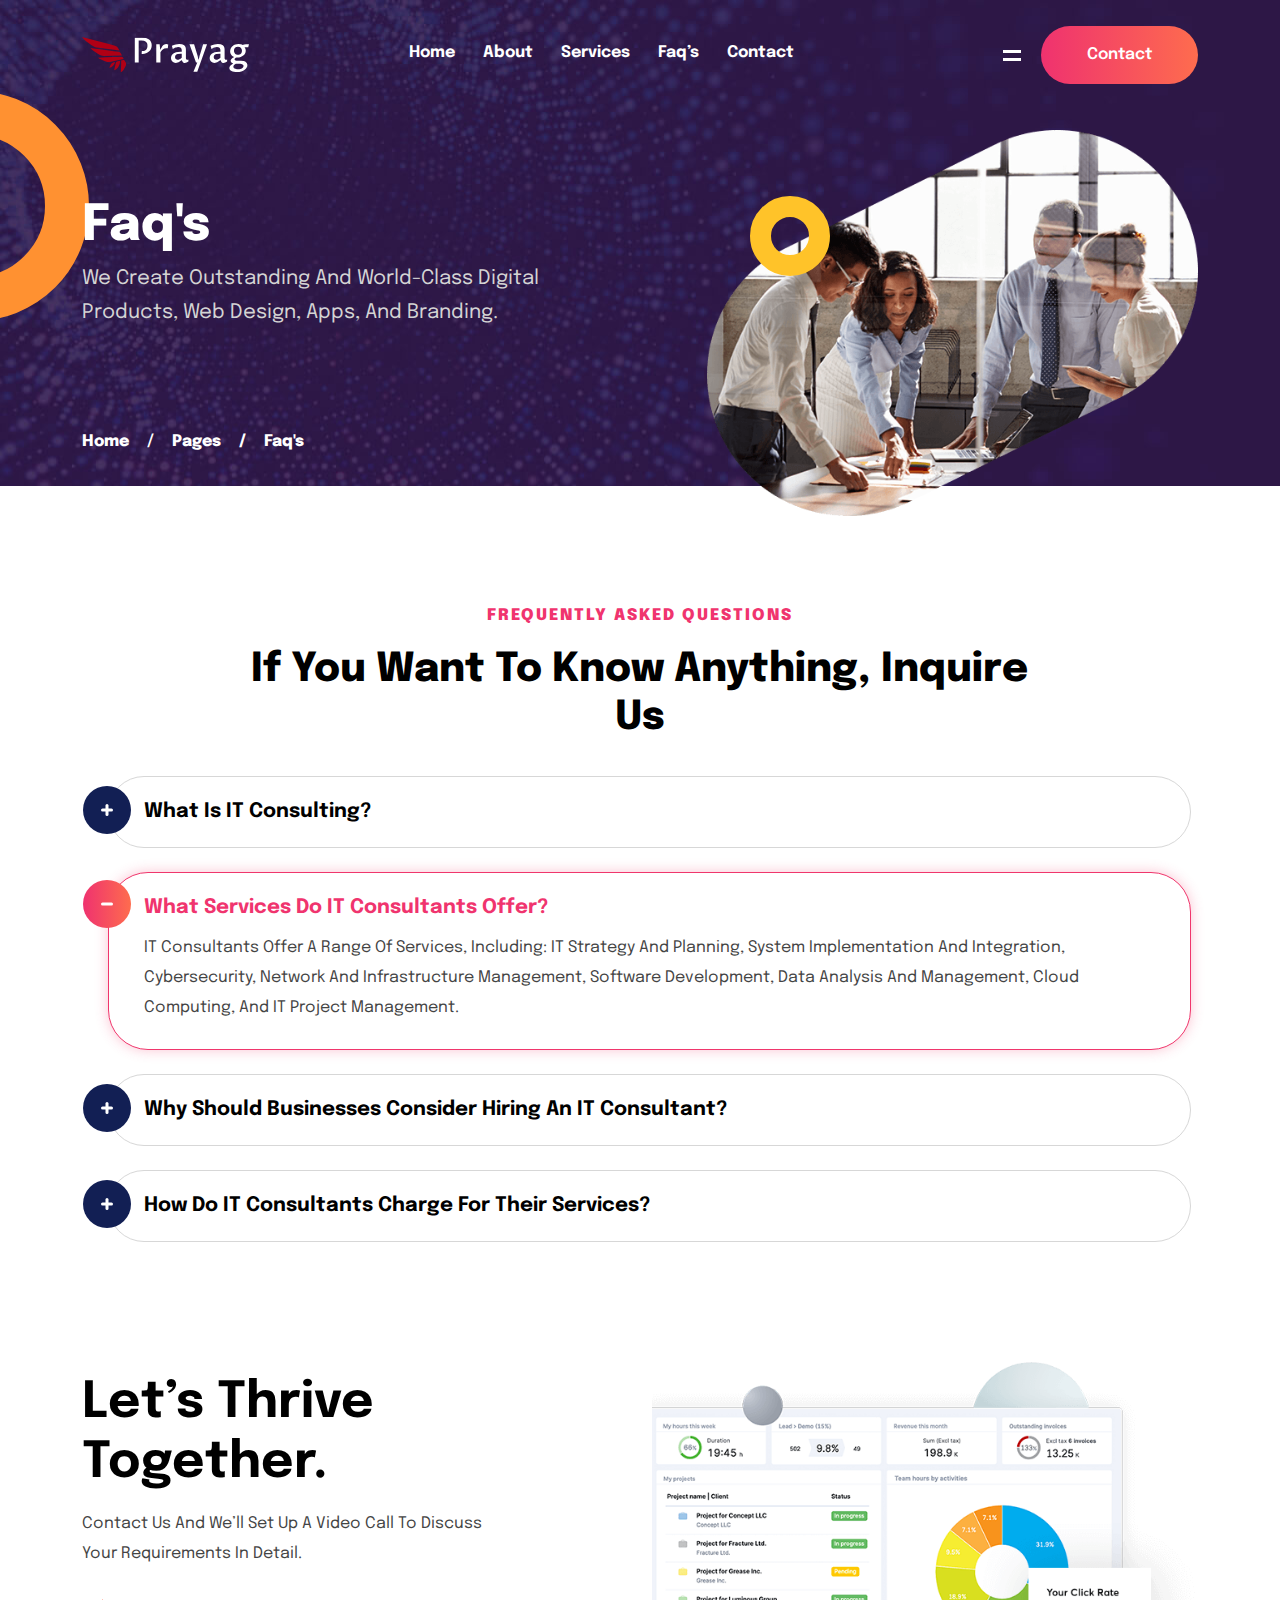
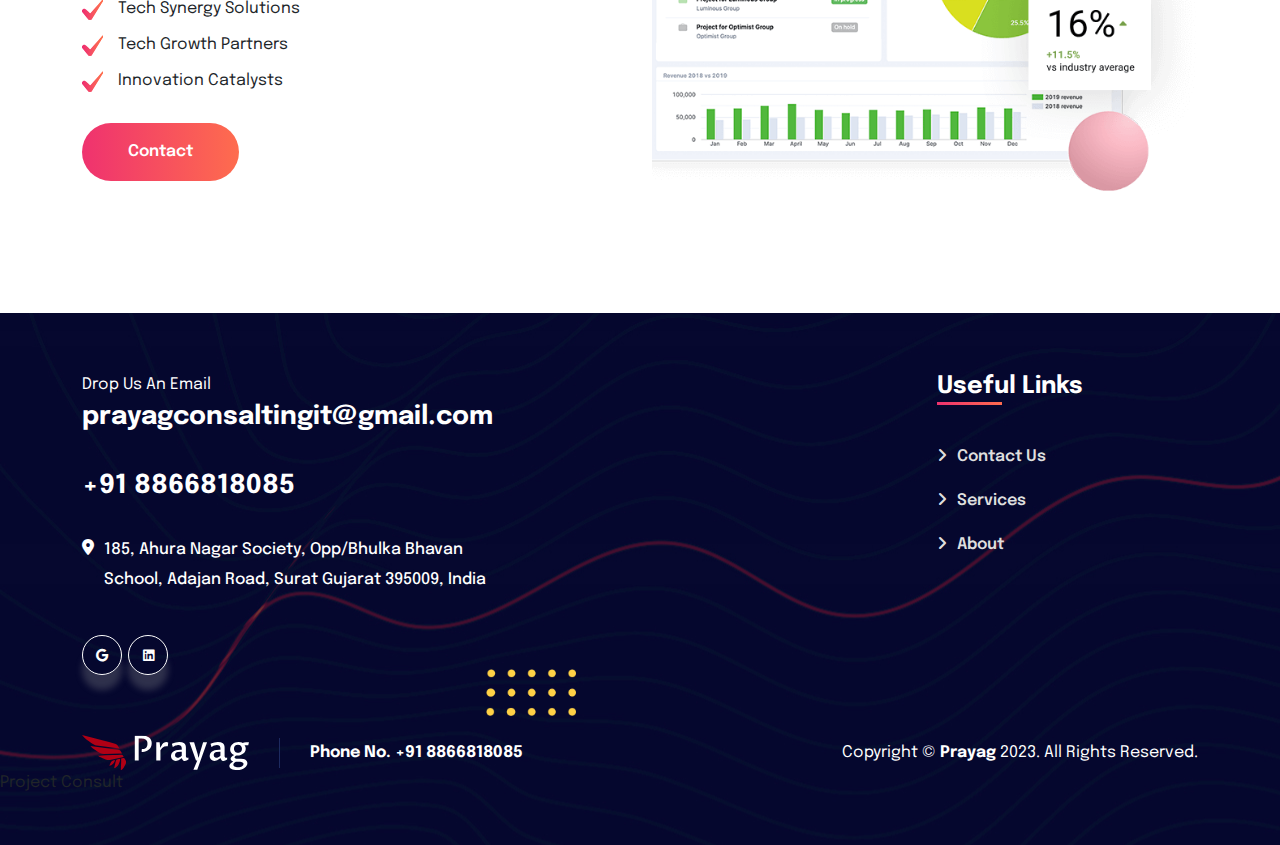
<file: faqs.html>
<!DOCTYPE html>
<html lang="zxx">
  <head>
    <meta charset="utf-8" />
    <meta name="viewport" content="width=device-width, initial-scale=1.0" />
    <title>Prayag - Faqs</title>
    <link rel="icon" href="assets/img/favicone.png" />
    <!-- CSS only -->
    <link
      rel="stylesheet"
      type="text/css"
      href="assets/css/bootstrap.min.css"
    />
    <link rel="stylesheet" href="assets/css/owl.carousel.min.css" />
    <link rel="stylesheet" href="assets/css/owl.theme.default.min.css" />
    <!-- fancybox -->
    <link rel="stylesheet" href="assets/css/jquery.fancybox.min.css" />
    <link rel="stylesheet" href="assets/css/fontawesome.min.css" />
    <link rel="stylesheet" href="assets/css/slick.css" />
    <link rel="stylesheet" href="assets/css/slick-theme.css" />
    <!-- style -->
    <link rel="stylesheet" href="assets/css/style.css" />
    <!-- responsive -->
    <link rel="stylesheet" href="assets/css/responsive.css" />
    <!-- color -->
    <link rel="stylesheet" href="assets/css/color.css" />
    <script src="assets/js/jquery-3.6.0.min.js"></script>
    <script src="assets/js/preloader.js"></script>
  </head>
  <body>
    <!-- loader -->
    <div class="preloader">
      <div class="loader4"></div>
    </div>
    <!-- loader end -->
    <header class="topnav">
      <div class="container">
        <div class="header-bar">
          <a href="index.html">
            <svg
              class="logo-img"
              viewBox="0 0 576.4159277463526 122.70715783032121"
              height="84.19811585498948"
              width="395.52"
            >
              <g
                transform="matrix(1,0,0,1,180.89592774635267,1.3606398578204733)"
              >
                <svg
                  viewBox="0 0 395.52 119.98587811468026"
                  height="119.98587811468026"
                  width="395.52"
                >
                  <g id="textblocktransform">
                    <svg
                      viewBox="0 0 395.52 119.98587811468026"
                      height="119.98587811468026"
                      width="395.52"
                      id="textblock"
                    >
                      <g>
                        <svg
                          viewBox="0 0 395.52 119.98587811468026"
                          height="119.98587811468026"
                          width="395.52"
                        >
                          <g transform="matrix(1,0,0,1,0,0)">
                            <svg
                              width="395.52"
                              viewBox="5.03000020980835 -35.77000045776367 162.6300048828125 49.34000015258789"
                              height="119.98587811468026"
                              data-palette-color="#ffffff"
                            >
                              <path
                                d="M11.08-31.47L11.08 0 5.03 0 5.03-35.77 15.82-35.77Q18.9-35.77 21.42-35.02 23.95-34.28 25.77-32.85 27.59-31.42 28.59-29.35 29.59-27.27 29.59-24.58L29.59-24.58Q29.59-21.7 28.49-19.43 27.39-17.16 25.59-15.59 23.78-14.01 21.46-13.17 19.14-12.33 16.72-12.33L16.72-12.33Q16.41-12.33 16.05-12.35 15.7-12.38 15.21-12.45L15.21-12.45 15.58-16.5Q15.94-16.46 16.26-16.44 16.58-16.43 16.85-16.43L16.85-16.43Q18.31-16.43 19.53-16.92 20.75-17.41 21.64-18.36 22.53-19.31 23.03-20.69 23.54-22.07 23.54-23.88L23.54-23.88Q23.54-25.88 22.95-27.32 22.36-28.76 21.25-29.69 20.14-30.62 18.57-31.04 16.99-31.47 15.01-31.47L15.01-31.47 11.08-31.47ZM36.06 0L36.06-25.88 40.84-25.88 41.67-18.16Q42.01-18.8 42.38-19.47 42.75-20.14 43.11-20.76 43.48-21.39 43.8-21.9 44.11-22.41 44.33-22.75L44.33-22.75Q44.85-23.51 45.49-24.18 46.14-24.85 46.9-25.33 47.65-25.81 48.53-26.09 49.41-26.37 50.44-26.37L50.44-26.37Q51.14-26.37 51.85-26.2 52.56-26.03 53.05-25.66L53.05-25.66 52.41-20.21Q51.98-20.34 51.39-20.37 50.8-20.41 50.34-20.41L50.34-20.41Q48.78-20.41 47.56-19.96 46.34-19.51 45.35-18.71 44.36-17.92 43.54-16.85 42.72-15.77 41.97-14.53L41.97-14.53 41.97 0 36.06 0ZM72.31-3.81L72.31-3.81Q71.67-3.27 70.78-2.53 69.89-1.78 68.81-1.11 67.72-0.44 66.44 0.02 65.16 0.49 63.74 0.49L63.74 0.49Q62.3 0.49 61.07-0.04 59.83-0.56 58.92-1.5 58-2.44 57.48-3.75 56.95-5.05 56.95-6.64L56.95-6.64Q56.95-8.3 57.62-9.89 58.3-11.47 59.87-12.72 61.45-13.96 64.03-14.73 66.62-15.5 70.43-15.5L70.43-15.5 72.21-15.5 72.21-17.5Q72.21-18.58 71.85-19.43 71.48-20.29 70.82-20.9 70.16-21.51 69.25-21.83 68.33-22.14 67.21-22.14L67.21-22.14Q66.33-22.14 65.33-21.94 64.33-21.73 63.35-21.36 62.37-21 61.45-20.5 60.52-20 59.79-19.41L59.79-19.41 59.35-19.65 58.22-23.75Q61.18-25.29 63.72-25.83 66.25-26.37 68.48-26.37L68.48-26.37Q70.77-26.37 72.57-25.9 74.36-25.44 75.61-24.48 76.85-23.51 77.5-22.03 78.14-20.56 78.14-18.53L78.14-18.53 78.14-6.57Q78.14-6.2 78.21-5.76 78.27-5.32 78.45-4.93 78.63-4.54 78.99-4.27 79.34-4 79.93-4L79.93-4Q80.27-4 80.76-4.1 81.25-4.2 81.73-4.42L81.73-4.42 81.73-1.49Q80.41-0.59 79.11-0.05 77.8 0.49 76.56 0.49L76.56 0.49Q75.58 0.49 74.87 0.12 74.16-0.24 73.68-0.84 73.19-1.44 72.86-2.21 72.53-2.98 72.31-3.81ZM72.21-6.96L72.21-12.62 70.67-12.62Q68.13-12.62 66.58-12.27 65.03-11.91 64.18-11.29 63.33-10.67 63.04-9.85 62.76-9.03 62.76-8.08L62.76-8.08Q62.76-7.08 63.06-6.32 63.35-5.57 63.85-5.05 64.35-4.54 65.03-4.27 65.72-4 66.5-4L66.5-4Q67.08-4 67.72-4.14 68.35-4.27 69.05-4.61 69.75-4.96 70.53-5.52 71.31-6.08 72.21-6.96L72.21-6.96ZM92.45 0L83.2-25.88 89.74-25.88 94.77-9.3 95.89-4.44 96.38-4.44 97.48-9.3 102.56-25.88 108.15-25.88 94.26 13.09 88.79 13.09 94.26 0 92.45 0ZM127.21-3.81L127.21-3.81Q126.58-3.27 125.69-2.53 124.79-1.78 123.71-1.11 122.62-0.44 121.34 0.02 120.06 0.49 118.64 0.49L118.64 0.49Q117.2 0.49 115.97-0.04 114.74-0.56 113.82-1.5 112.91-2.44 112.38-3.75 111.86-5.05 111.86-6.64L111.86-6.64Q111.86-8.3 112.53-9.89 113.2-11.47 114.77-12.72 116.35-13.96 118.94-14.73 121.52-15.5 125.33-15.5L125.33-15.5 127.11-15.5 127.11-17.5Q127.11-18.58 126.75-19.43 126.38-20.29 125.72-20.9 125.06-21.51 124.15-21.83 123.23-22.14 122.11-22.14L122.11-22.14Q121.23-22.14 120.23-21.94 119.23-21.73 118.25-21.36 117.28-21 116.35-20.5 115.42-20 114.69-19.41L114.69-19.41 114.25-19.65 113.12-23.75Q116.08-25.29 118.62-25.83 121.16-26.37 123.38-26.37L123.38-26.37Q125.67-26.37 127.47-25.9 129.26-25.44 130.51-24.48 131.75-23.51 132.4-22.03 133.05-20.56 133.05-18.53L133.05-18.53 133.05-6.57Q133.05-6.2 133.11-5.76 133.17-5.32 133.35-4.93 133.53-4.54 133.89-4.27 134.24-4 134.83-4L134.83-4Q135.17-4 135.66-4.1 136.15-4.2 136.64-4.42L136.64-4.42 136.64-1.49Q135.32-0.59 134.01-0.05 132.7 0.49 131.46 0.49L131.46 0.49Q130.48 0.49 129.78 0.12 129.07-0.24 128.58-0.84 128.09-1.44 127.76-2.21 127.43-2.98 127.21-3.81ZM127.11-6.96L127.11-12.62 125.58-12.62Q123.04-12.62 121.49-12.27 119.94-11.91 119.08-11.29 118.23-10.67 117.95-9.85 117.67-9.03 117.67-8.08L117.67-8.08Q117.67-7.08 117.96-6.32 118.25-5.57 118.75-5.05 119.25-4.54 119.94-4.27 120.62-4 121.4-4L121.4-4Q121.99-4 122.62-4.14 123.26-4.27 123.95-4.61 124.65-4.96 125.43-5.52 126.21-6.08 127.11-6.96L127.11-6.96ZM154.92 1.78L149.01 1.78Q148.45 2.1 147.84 2.51 147.23 2.93 146.7 3.43 146.18 3.93 145.84 4.53 145.5 5.13 145.5 5.81L145.5 5.81Q145.5 6.54 145.92 7.18 146.35 7.81 147.19 8.29 148.03 8.76 149.28 9.05 150.52 9.33 152.14 9.33L152.14 9.33Q153.99 9.33 155.43 8.96 156.87 8.59 157.86 7.97 158.85 7.35 159.36 6.54 159.88 5.74 159.88 4.86L159.88 4.86Q159.88 4.08 159.48 3.5 159.09 2.93 158.42 2.54 157.75 2.15 156.85 1.97 155.94 1.78 154.92 1.78L154.92 1.78ZM145.4 1.29L145.4 1.29Q143.71 0.71 142.65-0.26 141.59-1.22 141.59-2.54L141.59-2.54Q141.59-3.34 142.02-4.08 142.44-4.81 143.14-5.47 143.84-6.13 144.71-6.73 145.59-7.32 146.5-7.89L146.5-7.89Q144.98-8.54 143.92-9.45 142.86-10.35 142.19-11.43 141.52-12.5 141.21-13.7 140.91-14.89 140.91-16.11L140.91-16.11Q140.91-18.46 141.91-20.35 142.91-22.24 144.56-23.58 146.2-24.93 148.32-25.65 150.43-26.37 152.67-26.37L152.67-26.37Q154.36-26.37 155.99-25.95 157.63-25.54 158.75-24.83L158.75-24.83Q159.53-25.27 160.83-25.57 162.12-25.88 163.51-25.88L163.51-25.88 167.66-25.88 166.61-21.68 161.36-21.68Q161.51-21.53 161.8-21.11 162.1-20.68 162.37-20.04 162.63-19.41 162.84-18.59 163.05-17.77 163.05-16.85L163.05-16.85Q163.05-14.79 162.08-13.02 161.12-11.25 159.52-9.95 157.92-8.64 155.86-7.9 153.8-7.15 151.62-7.15L151.62-7.15Q151.16-7.15 150.7-7.19 150.23-7.23 149.74-7.28L149.74-7.28Q149.35-7.03 148.91-6.73 148.47-6.42 148.11-6.07 147.74-5.71 147.5-5.3 147.25-4.88 147.25-4.44L147.25-4.44Q147.25-3.69 147.94-3.22 148.62-2.76 149.82-2.76L149.82-2.76 156.41-2.76Q158.17-2.76 159.79-2.33 161.41-1.9 162.65-1.09 163.88-0.27 164.62 0.92 165.37 2.1 165.37 3.61L165.37 3.61Q165.37 5.3 164.4 7.07 163.44 8.84 161.56 10.29 159.68 11.74 156.92 12.66 154.16 13.57 150.57 13.57L150.57 13.57Q148.28 13.57 146.31 13.17 144.35 12.77 142.9 12.02 141.44 11.28 140.62 10.22 139.81 9.16 139.81 7.84L139.81 7.84Q139.81 6.67 140.42 5.66 141.03 4.66 141.91 3.83 142.79 3 143.74 2.37 144.69 1.73 145.4 1.29ZM146.35-16.89L146.35-16.89Q146.35-15.65 146.78-14.59 147.2-13.53 147.97-12.73 148.74-11.94 149.78-11.5 150.82-11.06 152.06-11.06L152.06-11.06Q153.23-11.06 154.26-11.46 155.29-11.87 156.04-12.6 156.8-13.33 157.24-14.37 157.68-15.41 157.68-16.67L157.68-16.67Q157.68-17.92 157.25-18.97 156.82-20.02 156.05-20.79 155.29-21.56 154.24-22 153.19-22.44 151.94-22.44L151.94-22.44Q150.77-22.44 149.76-22.05 148.74-21.66 147.99-20.94 147.23-20.21 146.79-19.19 146.35-18.16 146.35-16.89Z"
                                opacity="1"
                                transform="matrix(1,0,0,1,0,0)"
                                fill="#ffffff"
                                class="wordmark-text-0"
                                data-fill-palette-color="primary"
                                id="text-0"
                              ></path>
                            </svg>
                          </g>
                        </svg>
                      </g>
                    </svg>
                  </g>
                </svg>
              </g>
              <g>
                <svg
                  viewBox="0 0 152.5701415845514 122.70715783032121"
                  height="122.70715783032121"
                  width="152.5701415845514"
                >
                  <g>
                    <svg
                      xmlns="http://www.w3.org/2000/svg"
                      xmlns:xlink="http://www.w3.org/1999/xlink"
                      version="1.1"
                      x="0"
                      y="0"
                      viewBox="0 9.78600025177002 100.0003433227539 80.42699432373047"
                      enable-background="new 0 0 100 100"
                      xml:space="preserve"
                      width="152.5701415845514"
                      height="122.70715783032121"
                      class="icon-icon-0"
                      data-fill-palette-color="accent"
                      id="icon-0"
                    >
                      <path
                        d="M49.942 52.994c13.552-0.488 27.103-0.977 40.653-1.465-2.527-4.177-3.159-7.831-7.989-8.461-7.229-0.94-14.458-1.883-21.688-2.826-14.023-1.827-28.05-3.654-42.075-5.48C20.101 36.792 39.724 53.361 49.942 52.994z"
                        fill="#b00015"
                        data-fill-palette-color="accent"
                      ></path>
                      <path
                        d="M0 9.786c4.391 7.257 26.615 23.072 32.953 23.886 17.33 2.231 34.657 4.46 51.986 6.688-3.393-5.607-4.18-9.35-10.312-10.959-8.904-2.341-17.812-4.683-26.717-7.023C31.94 18.182 15.97 13.984 0 9.786z"
                        fill="#b00015"
                        data-fill-palette-color="accent"
                      ></path>
                      <path
                        d="M63.108 66.207c10.413-2.219 20.826-4.439 31.241-6.66-2.028-3.346-2.034-5.359-5.827-5.189-6.158 0.273-12.314 0.549-18.471 0.822-11.343 0.506-22.686 1.014-34.028 1.518C37.298 58.064 54.94 67.947 63.108 66.207z"
                        fill="#b00015"
                        data-fill-palette-color="accent"
                      ></path>
                      <path
                        d="M87.682 90.213c5.725-3.719 7.262-7.721 10.519-13.807 3.651-6.824 1.257-7.844-2.821-14.596-0.417-0.688-5.842 0.232-6.453 0.904-0.745 0.818-0.248 5.455-0.294 6.496C88.315 76.211 87.998 83.213 87.682 90.213z"
                        fill="#b00015"
                        data-fill-palette-color="accent"
                      ></path>
                      <path
                        d="M86.35 63.447c-3.795 0.809-8.604 0.191-9.572 4.229-1.373 5.736-2.746 11.475-4.12 17.211C81.904 82.678 86.028 71.582 86.35 63.447z"
                        fill="#b00015"
                        data-fill-palette-color="accent"
                      ></path>
                      <path
                        d="M74.666 66.121c-9.148 1.953-8.956 4.611-12.879 13.18C68.007 78.711 73.811 71.941 74.666 66.121z"
                        fill="#b00015"
                        data-fill-palette-color="accent"
                      ></path>
                    </svg>
                  </g>
                </svg>
              </g>
            </svg>
          </a>
          <nav class="navbar">
            <ul class="navbar-links">
              <li class="navbar-dropdown has-children">
                <a href="index.html">home</a>
              </li>
              <li class="navbar-dropdown">
                <a href="about.html">About</a>
              </li>
              <li class="navbar-dropdown">
                <a href="services.html">Services</a>
              </li>

              <li class="navbar-dropdown">
                <a href="faqs.html">Faq’s</a>
              </li>

              <li class="navbar-dropdown">
                <a href="contact.html">contact</a>
              </li>
            </ul>
          </nav>
          <div class="pickup">
            <div class="menu-icon cursor-pointer">
              <span class="text"><span class="word">Menu</span></span>
              <span class="icon">
                <i></i>
                <i></i>
              </span>
            </div>
            <a href="https://api.whatsapp.com/send?phone=8866818085" class="btn"
              >contact</a
            >
          </div>

          <div class="bar-menu">
            <i class="fa-solid fa-bars"></i>
          </div>
        </div>
        <div
          class="mobile-nav hmburger-menu"
          id="mobile-nav"
          style="
            display: block;
            background-image: url(assets/img/background.png);
          "
        >
          <div class="res-log">
            <a href="index.html">
              <svg
                class="logo-img"
                viewBox="0 0 576.4159277463526 122.70715783032121"
                height="84.19811585498948"
                width="395.52"
              >
                <g
                  transform="matrix(1,0,0,1,180.89592774635267,1.3606398578204733)"
                >
                  <svg
                    viewBox="0 0 395.52 119.98587811468026"
                    height="119.98587811468026"
                    width="395.52"
                  >
                    <g id="textblocktransform">
                      <svg
                        viewBox="0 0 395.52 119.98587811468026"
                        height="119.98587811468026"
                        width="395.52"
                        id="textblock"
                      >
                        <g>
                          <svg
                            viewBox="0 0 395.52 119.98587811468026"
                            height="119.98587811468026"
                            width="395.52"
                          >
                            <g transform="matrix(1,0,0,1,0,0)">
                              <svg
                                width="395.52"
                                viewBox="5.03000020980835 -35.77000045776367 162.6300048828125 49.34000015258789"
                                height="119.98587811468026"
                                data-palette-color="#ffffff"
                              >
                                <path
                                  d="M11.08-31.47L11.08 0 5.03 0 5.03-35.77 15.82-35.77Q18.9-35.77 21.42-35.02 23.95-34.28 25.77-32.85 27.59-31.42 28.59-29.35 29.59-27.27 29.59-24.58L29.59-24.58Q29.59-21.7 28.49-19.43 27.39-17.16 25.59-15.59 23.78-14.01 21.46-13.17 19.14-12.33 16.72-12.33L16.72-12.33Q16.41-12.33 16.05-12.35 15.7-12.38 15.21-12.45L15.21-12.45 15.58-16.5Q15.94-16.46 16.26-16.44 16.58-16.43 16.85-16.43L16.85-16.43Q18.31-16.43 19.53-16.92 20.75-17.41 21.64-18.36 22.53-19.31 23.03-20.69 23.54-22.07 23.54-23.88L23.54-23.88Q23.54-25.88 22.95-27.32 22.36-28.76 21.25-29.69 20.14-30.62 18.57-31.04 16.99-31.47 15.01-31.47L15.01-31.47 11.08-31.47ZM36.06 0L36.06-25.88 40.84-25.88 41.67-18.16Q42.01-18.8 42.38-19.47 42.75-20.14 43.11-20.76 43.48-21.39 43.8-21.9 44.11-22.41 44.33-22.75L44.33-22.75Q44.85-23.51 45.49-24.18 46.14-24.85 46.9-25.33 47.65-25.81 48.53-26.09 49.41-26.37 50.44-26.37L50.44-26.37Q51.14-26.37 51.85-26.2 52.56-26.03 53.05-25.66L53.05-25.66 52.41-20.21Q51.98-20.34 51.39-20.37 50.8-20.41 50.34-20.41L50.34-20.41Q48.78-20.41 47.56-19.96 46.34-19.51 45.35-18.71 44.36-17.92 43.54-16.85 42.72-15.77 41.97-14.53L41.97-14.53 41.97 0 36.06 0ZM72.31-3.81L72.31-3.81Q71.67-3.27 70.78-2.53 69.89-1.78 68.81-1.11 67.72-0.44 66.44 0.02 65.16 0.49 63.74 0.49L63.74 0.49Q62.3 0.49 61.07-0.04 59.83-0.56 58.92-1.5 58-2.44 57.48-3.75 56.95-5.05 56.95-6.64L56.95-6.64Q56.95-8.3 57.62-9.89 58.3-11.47 59.87-12.72 61.45-13.96 64.03-14.73 66.62-15.5 70.43-15.5L70.43-15.5 72.21-15.5 72.21-17.5Q72.21-18.58 71.85-19.43 71.48-20.29 70.82-20.9 70.16-21.51 69.25-21.83 68.33-22.14 67.21-22.14L67.21-22.14Q66.33-22.14 65.33-21.94 64.33-21.73 63.35-21.36 62.37-21 61.45-20.5 60.52-20 59.79-19.41L59.79-19.41 59.35-19.65 58.22-23.75Q61.18-25.29 63.72-25.83 66.25-26.37 68.48-26.37L68.48-26.37Q70.77-26.37 72.57-25.9 74.36-25.44 75.61-24.48 76.85-23.51 77.5-22.03 78.14-20.56 78.14-18.53L78.14-18.53 78.14-6.57Q78.14-6.2 78.21-5.76 78.27-5.32 78.45-4.93 78.63-4.54 78.99-4.27 79.34-4 79.93-4L79.93-4Q80.27-4 80.76-4.1 81.25-4.2 81.73-4.42L81.73-4.42 81.73-1.49Q80.41-0.59 79.11-0.05 77.8 0.49 76.56 0.49L76.56 0.49Q75.58 0.49 74.87 0.12 74.16-0.24 73.68-0.84 73.19-1.44 72.86-2.21 72.53-2.98 72.31-3.81ZM72.21-6.96L72.21-12.62 70.67-12.62Q68.13-12.62 66.58-12.27 65.03-11.91 64.18-11.29 63.33-10.67 63.04-9.85 62.76-9.03 62.76-8.08L62.76-8.08Q62.76-7.08 63.06-6.32 63.35-5.57 63.85-5.05 64.35-4.54 65.03-4.27 65.72-4 66.5-4L66.5-4Q67.08-4 67.72-4.14 68.35-4.27 69.05-4.61 69.75-4.96 70.53-5.52 71.31-6.08 72.21-6.96L72.21-6.96ZM92.45 0L83.2-25.88 89.74-25.88 94.77-9.3 95.89-4.44 96.38-4.44 97.48-9.3 102.56-25.88 108.15-25.88 94.26 13.09 88.79 13.09 94.26 0 92.45 0ZM127.21-3.81L127.21-3.81Q126.58-3.27 125.69-2.53 124.79-1.78 123.71-1.11 122.62-0.44 121.34 0.02 120.06 0.49 118.64 0.49L118.64 0.49Q117.2 0.49 115.97-0.04 114.74-0.56 113.82-1.5 112.91-2.44 112.38-3.75 111.86-5.05 111.86-6.64L111.86-6.64Q111.86-8.3 112.53-9.89 113.2-11.47 114.77-12.72 116.35-13.96 118.94-14.73 121.52-15.5 125.33-15.5L125.33-15.5 127.11-15.5 127.11-17.5Q127.11-18.58 126.75-19.43 126.38-20.29 125.72-20.9 125.06-21.51 124.15-21.83 123.23-22.14 122.11-22.14L122.11-22.14Q121.23-22.14 120.23-21.94 119.23-21.73 118.25-21.36 117.28-21 116.35-20.5 115.42-20 114.69-19.41L114.69-19.41 114.25-19.65 113.12-23.75Q116.08-25.29 118.62-25.83 121.16-26.37 123.38-26.37L123.38-26.37Q125.67-26.37 127.47-25.9 129.26-25.44 130.51-24.48 131.75-23.51 132.4-22.03 133.05-20.56 133.05-18.53L133.05-18.53 133.05-6.57Q133.05-6.2 133.11-5.76 133.17-5.32 133.35-4.93 133.53-4.54 133.89-4.27 134.24-4 134.83-4L134.83-4Q135.17-4 135.66-4.1 136.15-4.2 136.64-4.42L136.64-4.42 136.64-1.49Q135.32-0.59 134.01-0.05 132.7 0.49 131.46 0.49L131.46 0.49Q130.48 0.49 129.78 0.12 129.07-0.24 128.58-0.84 128.09-1.44 127.76-2.21 127.43-2.98 127.21-3.81ZM127.11-6.96L127.11-12.62 125.58-12.62Q123.04-12.62 121.49-12.27 119.94-11.91 119.08-11.29 118.23-10.67 117.95-9.85 117.67-9.03 117.67-8.08L117.67-8.08Q117.67-7.08 117.96-6.32 118.25-5.57 118.75-5.05 119.25-4.54 119.94-4.27 120.62-4 121.4-4L121.4-4Q121.99-4 122.62-4.14 123.26-4.27 123.95-4.61 124.65-4.96 125.43-5.52 126.21-6.08 127.11-6.96L127.11-6.96ZM154.92 1.78L149.01 1.78Q148.45 2.1 147.84 2.51 147.23 2.93 146.7 3.43 146.18 3.93 145.84 4.53 145.5 5.13 145.5 5.81L145.5 5.81Q145.5 6.54 145.92 7.18 146.35 7.81 147.19 8.29 148.03 8.76 149.28 9.05 150.52 9.33 152.14 9.33L152.14 9.33Q153.99 9.33 155.43 8.96 156.87 8.59 157.86 7.97 158.85 7.35 159.36 6.54 159.88 5.74 159.88 4.86L159.88 4.86Q159.88 4.08 159.48 3.5 159.09 2.93 158.42 2.54 157.75 2.15 156.85 1.97 155.94 1.78 154.92 1.78L154.92 1.78ZM145.4 1.29L145.4 1.29Q143.71 0.71 142.65-0.26 141.59-1.22 141.59-2.54L141.59-2.54Q141.59-3.34 142.02-4.08 142.44-4.81 143.14-5.47 143.84-6.13 144.71-6.73 145.59-7.32 146.5-7.89L146.5-7.89Q144.98-8.54 143.92-9.45 142.86-10.35 142.19-11.43 141.52-12.5 141.21-13.7 140.91-14.89 140.91-16.11L140.91-16.11Q140.91-18.46 141.91-20.35 142.91-22.24 144.56-23.58 146.2-24.93 148.32-25.65 150.43-26.37 152.67-26.37L152.67-26.37Q154.36-26.37 155.99-25.95 157.63-25.54 158.75-24.83L158.75-24.83Q159.53-25.27 160.83-25.57 162.12-25.88 163.51-25.88L163.51-25.88 167.66-25.88 166.61-21.68 161.36-21.68Q161.51-21.53 161.8-21.11 162.1-20.68 162.37-20.04 162.63-19.41 162.84-18.59 163.05-17.77 163.05-16.85L163.05-16.85Q163.05-14.79 162.08-13.02 161.12-11.25 159.52-9.95 157.92-8.64 155.86-7.9 153.8-7.15 151.62-7.15L151.62-7.15Q151.16-7.15 150.7-7.19 150.23-7.23 149.74-7.28L149.74-7.28Q149.35-7.03 148.91-6.73 148.47-6.42 148.11-6.07 147.74-5.71 147.5-5.3 147.25-4.88 147.25-4.44L147.25-4.44Q147.25-3.69 147.94-3.22 148.62-2.76 149.82-2.76L149.82-2.76 156.41-2.76Q158.17-2.76 159.79-2.33 161.41-1.9 162.65-1.09 163.88-0.27 164.62 0.92 165.37 2.1 165.37 3.61L165.37 3.61Q165.37 5.3 164.4 7.07 163.44 8.84 161.56 10.29 159.68 11.74 156.92 12.66 154.16 13.57 150.57 13.57L150.57 13.57Q148.28 13.57 146.31 13.17 144.35 12.77 142.9 12.02 141.44 11.28 140.62 10.22 139.81 9.16 139.81 7.84L139.81 7.84Q139.81 6.67 140.42 5.66 141.03 4.66 141.91 3.83 142.79 3 143.74 2.37 144.69 1.73 145.4 1.29ZM146.35-16.89L146.35-16.89Q146.35-15.65 146.78-14.59 147.2-13.53 147.97-12.73 148.74-11.94 149.78-11.5 150.82-11.06 152.06-11.06L152.06-11.06Q153.23-11.06 154.26-11.46 155.29-11.87 156.04-12.6 156.8-13.33 157.24-14.37 157.68-15.41 157.68-16.67L157.68-16.67Q157.68-17.92 157.25-18.97 156.82-20.02 156.05-20.79 155.29-21.56 154.24-22 153.19-22.44 151.94-22.44L151.94-22.44Q150.77-22.44 149.76-22.05 148.74-21.66 147.99-20.94 147.23-20.21 146.79-19.19 146.35-18.16 146.35-16.89Z"
                                  opacity="1"
                                  transform="matrix(1,0,0,1,0,0)"
                                  fill="#ffffff"
                                  class="wordmark-text-0"
                                  data-fill-palette-color="primary"
                                  id="text-0"
                                ></path>
                              </svg>
                            </g>
                          </svg>
                        </g>
                      </svg>
                    </g>
                  </svg>
                </g>
                <g>
                  <svg
                    viewBox="0 0 152.5701415845514 122.70715783032121"
                    height="122.70715783032121"
                    width="152.5701415845514"
                  >
                    <g>
                      <svg
                        xmlns="http://www.w3.org/2000/svg"
                        xmlns:xlink="http://www.w3.org/1999/xlink"
                        version="1.1"
                        x="0"
                        y="0"
                        viewBox="0 9.78600025177002 100.0003433227539 80.42699432373047"
                        enable-background="new 0 0 100 100"
                        xml:space="preserve"
                        width="152.5701415845514"
                        height="122.70715783032121"
                        class="icon-icon-0"
                        data-fill-palette-color="accent"
                        id="icon-0"
                      >
                        <path
                          d="M49.942 52.994c13.552-0.488 27.103-0.977 40.653-1.465-2.527-4.177-3.159-7.831-7.989-8.461-7.229-0.94-14.458-1.883-21.688-2.826-14.023-1.827-28.05-3.654-42.075-5.48C20.101 36.792 39.724 53.361 49.942 52.994z"
                          fill="#b00015"
                          data-fill-palette-color="accent"
                        ></path>
                        <path
                          d="M0 9.786c4.391 7.257 26.615 23.072 32.953 23.886 17.33 2.231 34.657 4.46 51.986 6.688-3.393-5.607-4.18-9.35-10.312-10.959-8.904-2.341-17.812-4.683-26.717-7.023C31.94 18.182 15.97 13.984 0 9.786z"
                          fill="#b00015"
                          data-fill-palette-color="accent"
                        ></path>
                        <path
                          d="M63.108 66.207c10.413-2.219 20.826-4.439 31.241-6.66-2.028-3.346-2.034-5.359-5.827-5.189-6.158 0.273-12.314 0.549-18.471 0.822-11.343 0.506-22.686 1.014-34.028 1.518C37.298 58.064 54.94 67.947 63.108 66.207z"
                          fill="#b00015"
                          data-fill-palette-color="accent"
                        ></path>
                        <path
                          d="M87.682 90.213c5.725-3.719 7.262-7.721 10.519-13.807 3.651-6.824 1.257-7.844-2.821-14.596-0.417-0.688-5.842 0.232-6.453 0.904-0.745 0.818-0.248 5.455-0.294 6.496C88.315 76.211 87.998 83.213 87.682 90.213z"
                          fill="#b00015"
                          data-fill-palette-color="accent"
                        ></path>
                        <path
                          d="M86.35 63.447c-3.795 0.809-8.604 0.191-9.572 4.229-1.373 5.736-2.746 11.475-4.12 17.211C81.904 82.678 86.028 71.582 86.35 63.447z"
                          fill="#b00015"
                          data-fill-palette-color="accent"
                        ></path>
                        <path
                          d="M74.666 66.121c-9.148 1.953-8.956 4.611-12.879 13.18C68.007 78.711 73.811 71.941 74.666 66.121z"
                          fill="#b00015"
                          data-fill-palette-color="accent"
                        ></path>
                      </svg>
                    </g>
                  </svg>
                </g>
              </svg>
            </a>
          </div>
          <ul>
            <li><a href="index.html">Home</a></li>
            <li><a href="about.html">about</a></li>
            <li><a href="services.html">Services</a></li>
            <li><a href="faqs.html">faqs</a></li>
            <li><a href="contact.html">Contact us</a></li>
          </ul>

          <div class="menu-sidebar-single-widget">
            <h5 class="menu-sidebar-title">Contact Info</h5>
            <div class="header-contact-info">
              <span
                ><i class="fa-solid fa-location-dot"></i>
                185,ahura nagar soc., opp/bhulka bhavan school , B Adajan road
                surat gujarat 395009 india
              </span>
              <span>
                <a href="mailto:prayagconsaltingit@gmail.com">
                  <i class="fa-solid fa-envelope"></i
                  >prayagconsaltingit@gmail.com
                </a>
              </span>
              <span
                ><a href="tel:+91 8866818085"
                  ><i class="fa-solid fa-phone"></i>+91 8866818085</a
                ></span
              >
            </div>
            <div class="social-profile">
              <a href="#"><i class="fa-brands fa-facebook-f"></i></a>
              <a href="#"><i class="fa-brands fa-twitter"></i></a>
              <a href="#"><i class="fa-brands fa-linkedin-in"></i></a>
              <a href="#"><i class="fa-brands fa-youtube"></i></a>
            </div>
          </div>

          <a href="JavaScript:void(0)" id="res-cross"
            ><i class="fa-regular fa-circle-xmark"></i
          ></a>
        </div>
      </div>
      <div class="hamenu valign">
        <div class="container">
          <div class="row">
            <div class="col-lg-8 valign">
              <div class="cont-info two">
                <div class="about-prayag bottom">
                  <img src="assets/img/about-immg.jpg" alt="about-immg" />
                  <h4>About Prayag Company</h4>
                  <p>
                    The IT company is a leading provider of innovative
                    technology solutions. With expertise in software
                    development, cybersecurity, and IT consulting, they empower
                    businesses to thrive in the digital era.
                  </p>
                </div>
              </div>
            </div>
            <div class="col-lg-4 valign">
              <div class="cont-info">
                <div class="item mb-50">
                  <h6 class="text-u fw-600 mb-20">HOW TO CONNECT</h6>
                  <p class="fw-400 fz-18">
                    <a href="https://api.whatsapp.com/send?phone=8866818085"
                      >+91 8866818085</a
                    >
                  </p>
                  <p class="fw-400 fz-18">
                    <a
                      class="email-i"
                      href="mailto:prayagconsaltingit@gmail.com"
                      >prayagconsaltingit@gmail.com</a
                    >
                  </p>
                </div>
                <div class="bottom">
                  <h6 class="text-u fw-600 mb-20">Follow Us</h6>
                  <ul class="rest social-text d-flex fz-13">
                    <li>
                      <a href="mailto:prayagconsaltingit@gmail.com"
                        ><i class="fa-brands fa-google"></i
                      ></a>
                    </li>
                    <li>
                      <a
                        href="https://www.linkedin.com/company/prayag-it-consulting"
                        ><i class="fa-brands fa-linkedin"></i
                      ></a>
                    </li>
                  </ul>
                </div>
              </div>
            </div>
          </div>
        </div>
      </div>
    </header>
    <section
      class="bannr"
      style="background-image: url(assets/img/hero-three.jpg)"
    >
      <div class="container">
        <div class="row align-items-end">
          <div class="col-lg-6">
            <div class="bannr-text">
              <h2>Faq's</h2>
              <p>
                We create outstanding and world-class digital products, web
                design, apps, and branding.
              </p>
              <ol class="breadcrumb">
                <li class="breadcrumb-item">
                  <a href="index.html">Home</a>
                </li>
                <li class="breadcrumb-item">
                  <a href="#">pages</a>
                </li>
                <li class="breadcrumb-item active" aria-current="page">
                  Faq's
                </li>
              </ol>
            </div>
          </div>
          <div class="col-lg-6">
            <div class="bannr-img">
              <img src="./assets/img/bannr.png" alt="imgs" />
            </div>
          </div>
        </div>
      </div>
    </section>
    <section class="gap">
      <div class="container">
        <div class="heading">
          <h6>frequently asked questions</h6>
          <h2>If you want to know anything, inquire us</h2>
        </div>
        <div class="faqs-pages">
          <div class="accordion two">
            <div class="accordion-item">
              <a href="javascript:void(0)" class="heading">
                <div class="icon"></div>
                <div class="title">What is IT consulting?</div>
              </a>

              <div class="content">
                <p>
                  IT consulting involves providing expert advice and assistance
                  on various technology-related matters to businesses and
                  individuals. IT consultants help identify and solve
                  technology-related problems, devise strategies, implement new
                  systems, and optimize existing ones.
                </p>
              </div>
            </div>
            <div class="accordion-item active">
              <a href="javascript:void(0)" class="heading">
                <div class="icon"></div>
                <div class="title">What services do IT consultants offer?</div>
              </a>

              <div class="content" style="display: block">
                <p>
                  IT consultants offer a range of services, including: IT
                  strategy and planning, system implementation and integration,
                  cybersecurity, network and infrastructure management, software
                  development, data analysis and management, cloud computing,
                  and IT project management.
                </p>
              </div>
            </div>
            <div class="accordion-item">
              <a href="javascript:void(0)" class="heading">
                <div class="icon"></div>
                <div class="title">
                  Why should businesses consider hiring an IT consultant?
                </div>
              </a>

              <div class="content">
                <p>
                  Businesses may hire IT consultants for several reasons, such
                  as accessing specialized expertise, gaining an outside
                  perspective, improving efficiency and productivity,
                  implementing new technologies, reducing costs, enhancing
                  security, and staying up-to-date with industry trends.
                </p>
              </div>
            </div>
            <div class="accordion-item">
              <a href="javascript:void(0)" class="heading">
                <div class="icon"></div>
                <div class="title">
                  How do IT consultants charge for their services?
                </div>
              </a>

              <div class="content">
                <p>
                  IT consultants typically charge either an hourly rate, a fixed
                  fee per project, or a retainer fee. The payment structure
                  depends on the nature and duration of the project, along with
                  the consultant's preferences and the client's requirements.
                </p>
              </div>
            </div>
          </div>
        </div>
      </div>
    </section>
    <section class="gap no-top">
      <div class="container">
        <div class="row align-items-center">
          <div class="col-lg-6">
            <div class="together">
              <h2>Let’s Thrive Together.</h2>
              <p>
                Contact us and we’ll set up a video call to discuss your
                requirements in detail.
              </p>
              <ul class="list">
                <li>
                  <img src="assets/img/check.png" alt="check" />Tech Synergy
                  Solutions
                </li>
                <li>
                  <img src="assets/img/check.png" alt="check" />Tech Growth
                  Partners
                </li>
                <li>
                  <img src="assets/img/check.png" alt="check" />Innovation
                  Catalysts
                </li>
              </ul>
              <a
                href="https://api.whatsapp.com/send?phone=8866818085"
                class="btn"
                >contact</a
              >
            </div>
          </div>
          <div class="col-lg-6">
            <div class="together-img">
              <img src="./assets/img/together-2.png" alt="Together" />
            </div>
          </div>
        </div>
      </div>
    </section>
    <footer style="background-image: url(assets/img/footer.jpg)">
      <div class="container">
        <div class="row">
          <div class="col-lg-6">
            <div class="information">
              <span>Drop us an email</span>
              <a class="email-i" href="mailto:prayagconsaltingit@gmail.com"
                >prayagconsaltingit@gmail.com</a
              >
              <a href="https://api.whatsapp.com/send?phone=8866818085"
                >+91 8866818085</a
              >
              <div class="d-flex">
                <i class="fa-solid fa-location-dot"></i>
                <h6>
                  185, Ahura Nagar society, Opp/Bhulka Bhavan School, Adajan
                  road, Surat Gujarat 395009, India
                </h6>
              </div>
              <ul class="social-icon">
                <li>
                  <a href="mailto:prayagconsaltingit@gmail.com"
                    ><i class="fa-brands fa-google"></i
                  ></a>
                </li>
                <li>
                  <a
                    href="https://www.linkedin.com/company/prayag-it-consulting"
                    ><i class="fa-brands fa-linkedin"></i
                  ></a>
                </li>
              </ul>
            </div>
          </div>
          <div class="col-lg-3 col-md-6" style="margin-left: auto">
            <div class="footer-links">
              <h3>useful links</h3>
              <div class="boder"></div>
              <ul>
                <li>
                  <i class="fa-solid fa-angle-right"></i
                  ><a href="contact.html">Contact Us</a>
                </li>
                <li>
                  <i class="fa-solid fa-angle-right"></i
                  ><a href="services.html">Services</a>
                </li>
                <li>
                  <i class="fa-solid fa-angle-right"></i
                  ><a href="about.html">about</a>
                </li>
              </ul>
            </div>
          </div>
        </div>
        <div class="copyrights">
          <div class="d-flex align-items-center">
            <a href="index.html">
              <svg
                class="logo-img"
                viewBox="0 0 576.4159277463526 122.70715783032121"
                height="84.19811585498948"
                width="395.52"
              >
                <g
                  transform="matrix(1,0,0,1,180.89592774635267,1.3606398578204733)"
                >
                  <svg
                    viewBox="0 0 395.52 119.98587811468026"
                    height="119.98587811468026"
                    width="395.52"
                  >
                    <g id="textblocktransform">
                      <svg
                        viewBox="0 0 395.52 119.98587811468026"
                        height="119.98587811468026"
                        width="395.52"
                        id="textblock"
                      >
                        <g>
                          <svg
                            viewBox="0 0 395.52 119.98587811468026"
                            height="119.98587811468026"
                            width="395.52"
                          >
                            <g transform="matrix(1,0,0,1,0,0)">
                              <svg
                                width="395.52"
                                viewBox="5.03000020980835 -35.77000045776367 162.6300048828125 49.34000015258789"
                                height="119.98587811468026"
                                data-palette-color="#ffffff"
                              >
                                <path
                                  d="M11.08-31.47L11.08 0 5.03 0 5.03-35.77 15.82-35.77Q18.9-35.77 21.42-35.02 23.95-34.28 25.77-32.85 27.59-31.42 28.59-29.35 29.59-27.27 29.59-24.58L29.59-24.58Q29.59-21.7 28.49-19.43 27.39-17.16 25.59-15.59 23.78-14.01 21.46-13.17 19.14-12.33 16.72-12.33L16.72-12.33Q16.41-12.33 16.05-12.35 15.7-12.38 15.21-12.45L15.21-12.45 15.58-16.5Q15.94-16.46 16.26-16.44 16.58-16.43 16.85-16.43L16.85-16.43Q18.31-16.43 19.53-16.92 20.75-17.41 21.64-18.36 22.53-19.31 23.03-20.69 23.54-22.07 23.54-23.88L23.54-23.88Q23.54-25.88 22.95-27.32 22.36-28.76 21.25-29.69 20.14-30.62 18.57-31.04 16.99-31.47 15.01-31.47L15.01-31.47 11.08-31.47ZM36.06 0L36.06-25.88 40.84-25.88 41.67-18.16Q42.01-18.8 42.38-19.47 42.75-20.14 43.11-20.76 43.48-21.39 43.8-21.9 44.11-22.41 44.33-22.75L44.33-22.75Q44.85-23.51 45.49-24.18 46.14-24.85 46.9-25.33 47.65-25.81 48.53-26.09 49.41-26.37 50.44-26.37L50.44-26.37Q51.14-26.37 51.85-26.2 52.56-26.03 53.05-25.66L53.05-25.66 52.41-20.21Q51.98-20.34 51.39-20.37 50.8-20.41 50.34-20.41L50.34-20.41Q48.78-20.41 47.56-19.96 46.34-19.51 45.35-18.71 44.36-17.92 43.54-16.85 42.72-15.77 41.97-14.53L41.97-14.53 41.97 0 36.06 0ZM72.31-3.81L72.31-3.81Q71.67-3.27 70.78-2.53 69.89-1.78 68.81-1.11 67.72-0.44 66.44 0.02 65.16 0.49 63.74 0.49L63.74 0.49Q62.3 0.49 61.07-0.04 59.83-0.56 58.92-1.5 58-2.44 57.48-3.75 56.95-5.05 56.95-6.64L56.95-6.64Q56.95-8.3 57.62-9.89 58.3-11.47 59.87-12.72 61.45-13.96 64.03-14.73 66.62-15.5 70.43-15.5L70.43-15.5 72.21-15.5 72.21-17.5Q72.21-18.58 71.85-19.43 71.48-20.29 70.82-20.9 70.16-21.51 69.25-21.83 68.33-22.14 67.21-22.14L67.21-22.14Q66.33-22.14 65.33-21.94 64.33-21.73 63.35-21.36 62.37-21 61.45-20.5 60.52-20 59.79-19.41L59.79-19.41 59.35-19.65 58.22-23.75Q61.18-25.29 63.72-25.83 66.25-26.37 68.48-26.37L68.48-26.37Q70.77-26.37 72.57-25.9 74.36-25.44 75.61-24.48 76.85-23.51 77.5-22.03 78.14-20.56 78.14-18.53L78.14-18.53 78.14-6.57Q78.14-6.2 78.21-5.76 78.27-5.32 78.45-4.93 78.63-4.54 78.99-4.27 79.34-4 79.93-4L79.93-4Q80.27-4 80.76-4.1 81.25-4.2 81.73-4.42L81.73-4.42 81.73-1.49Q80.41-0.59 79.11-0.05 77.8 0.49 76.56 0.49L76.56 0.49Q75.58 0.49 74.87 0.12 74.16-0.24 73.68-0.84 73.19-1.44 72.86-2.21 72.53-2.98 72.31-3.81ZM72.21-6.96L72.21-12.62 70.67-12.62Q68.13-12.62 66.58-12.27 65.03-11.91 64.18-11.29 63.33-10.67 63.04-9.85 62.76-9.03 62.76-8.08L62.76-8.08Q62.76-7.08 63.06-6.32 63.35-5.57 63.85-5.05 64.35-4.54 65.03-4.27 65.72-4 66.5-4L66.5-4Q67.08-4 67.72-4.14 68.35-4.27 69.05-4.61 69.75-4.96 70.53-5.52 71.31-6.08 72.21-6.96L72.21-6.96ZM92.45 0L83.2-25.88 89.74-25.88 94.77-9.3 95.89-4.44 96.38-4.44 97.48-9.3 102.56-25.88 108.15-25.88 94.26 13.09 88.79 13.09 94.26 0 92.45 0ZM127.21-3.81L127.21-3.81Q126.58-3.27 125.69-2.53 124.79-1.78 123.71-1.11 122.62-0.44 121.34 0.02 120.06 0.49 118.64 0.49L118.64 0.49Q117.2 0.49 115.97-0.04 114.74-0.56 113.82-1.5 112.91-2.44 112.38-3.75 111.86-5.05 111.86-6.64L111.86-6.64Q111.86-8.3 112.53-9.89 113.2-11.47 114.77-12.72 116.35-13.96 118.94-14.73 121.52-15.5 125.33-15.5L125.33-15.5 127.11-15.5 127.11-17.5Q127.11-18.58 126.75-19.43 126.38-20.29 125.72-20.9 125.06-21.51 124.15-21.83 123.23-22.14 122.11-22.14L122.11-22.14Q121.23-22.14 120.23-21.94 119.23-21.73 118.25-21.36 117.28-21 116.35-20.5 115.42-20 114.69-19.41L114.69-19.41 114.25-19.65 113.12-23.75Q116.08-25.29 118.62-25.83 121.16-26.37 123.38-26.37L123.38-26.37Q125.67-26.37 127.47-25.9 129.26-25.44 130.51-24.48 131.75-23.51 132.4-22.03 133.05-20.56 133.05-18.53L133.05-18.53 133.05-6.57Q133.05-6.2 133.11-5.76 133.17-5.32 133.35-4.93 133.53-4.54 133.89-4.27 134.24-4 134.83-4L134.83-4Q135.17-4 135.66-4.1 136.15-4.2 136.64-4.42L136.64-4.42 136.64-1.49Q135.32-0.59 134.01-0.05 132.7 0.49 131.46 0.49L131.46 0.49Q130.48 0.49 129.78 0.12 129.07-0.24 128.58-0.84 128.09-1.44 127.76-2.21 127.43-2.98 127.21-3.81ZM127.11-6.96L127.11-12.62 125.58-12.62Q123.04-12.62 121.49-12.27 119.94-11.91 119.08-11.29 118.23-10.67 117.95-9.85 117.67-9.03 117.67-8.08L117.67-8.08Q117.67-7.08 117.96-6.32 118.25-5.57 118.75-5.05 119.25-4.54 119.94-4.27 120.62-4 121.4-4L121.4-4Q121.99-4 122.62-4.14 123.26-4.27 123.95-4.61 124.65-4.96 125.43-5.52 126.21-6.08 127.11-6.96L127.11-6.96ZM154.92 1.78L149.01 1.78Q148.45 2.1 147.84 2.51 147.23 2.93 146.7 3.43 146.18 3.93 145.84 4.53 145.5 5.13 145.5 5.81L145.5 5.81Q145.5 6.54 145.92 7.18 146.35 7.81 147.19 8.29 148.03 8.76 149.28 9.05 150.52 9.33 152.14 9.33L152.14 9.33Q153.99 9.33 155.43 8.96 156.87 8.59 157.86 7.97 158.85 7.35 159.36 6.54 159.88 5.74 159.88 4.86L159.88 4.86Q159.88 4.08 159.48 3.5 159.09 2.93 158.42 2.54 157.75 2.15 156.85 1.97 155.94 1.78 154.92 1.78L154.92 1.78ZM145.4 1.29L145.4 1.29Q143.71 0.71 142.65-0.26 141.59-1.22 141.59-2.54L141.59-2.54Q141.59-3.34 142.02-4.08 142.44-4.81 143.14-5.47 143.84-6.13 144.71-6.73 145.59-7.32 146.5-7.89L146.5-7.89Q144.98-8.54 143.92-9.45 142.86-10.35 142.19-11.43 141.52-12.5 141.21-13.7 140.91-14.89 140.91-16.11L140.91-16.11Q140.91-18.46 141.91-20.35 142.91-22.24 144.56-23.58 146.2-24.93 148.32-25.65 150.43-26.37 152.67-26.37L152.67-26.37Q154.36-26.37 155.99-25.95 157.63-25.54 158.75-24.83L158.75-24.83Q159.53-25.27 160.83-25.57 162.12-25.88 163.51-25.88L163.51-25.88 167.66-25.88 166.61-21.68 161.36-21.68Q161.51-21.53 161.8-21.11 162.1-20.68 162.37-20.04 162.63-19.41 162.84-18.59 163.05-17.77 163.05-16.85L163.05-16.85Q163.05-14.79 162.08-13.02 161.12-11.25 159.52-9.95 157.92-8.64 155.86-7.9 153.8-7.15 151.62-7.15L151.62-7.15Q151.16-7.15 150.7-7.19 150.23-7.23 149.74-7.28L149.74-7.28Q149.35-7.03 148.91-6.73 148.47-6.42 148.11-6.07 147.74-5.71 147.5-5.3 147.25-4.88 147.25-4.44L147.25-4.44Q147.25-3.69 147.94-3.22 148.62-2.76 149.82-2.76L149.82-2.76 156.41-2.76Q158.17-2.76 159.79-2.33 161.41-1.9 162.65-1.09 163.88-0.27 164.62 0.92 165.37 2.1 165.37 3.61L165.37 3.61Q165.37 5.3 164.4 7.07 163.44 8.84 161.56 10.29 159.68 11.74 156.92 12.66 154.16 13.57 150.57 13.57L150.57 13.57Q148.28 13.57 146.31 13.17 144.35 12.77 142.9 12.02 141.44 11.28 140.62 10.22 139.81 9.16 139.81 7.84L139.81 7.84Q139.81 6.67 140.42 5.66 141.03 4.66 141.91 3.83 142.79 3 143.74 2.37 144.69 1.73 145.4 1.29ZM146.35-16.89L146.35-16.89Q146.35-15.65 146.78-14.59 147.2-13.53 147.97-12.73 148.74-11.94 149.78-11.5 150.82-11.06 152.06-11.06L152.06-11.06Q153.23-11.06 154.26-11.46 155.29-11.87 156.04-12.6 156.8-13.33 157.24-14.37 157.68-15.41 157.68-16.67L157.68-16.67Q157.68-17.92 157.25-18.97 156.82-20.02 156.05-20.79 155.29-21.56 154.24-22 153.19-22.44 151.94-22.44L151.94-22.44Q150.77-22.44 149.76-22.05 148.74-21.66 147.99-20.94 147.23-20.21 146.79-19.19 146.35-18.16 146.35-16.89Z"
                                  opacity="1"
                                  transform="matrix(1,0,0,1,0,0)"
                                  fill="#ffffff"
                                  class="wordmark-text-0"
                                  data-fill-palette-color="primary"
                                  id="text-0"
                                ></path>
                              </svg>
                            </g>
                          </svg>
                        </g>
                      </svg>
                    </g>
                  </svg>
                </g>
                <g>
                  <svg
                    viewBox="0 0 152.5701415845514 122.70715783032121"
                    height="122.70715783032121"
                    width="152.5701415845514"
                  >
                    <g>
                      <svg
                        xmlns="http://www.w3.org/2000/svg"
                        xmlns:xlink="http://www.w3.org/1999/xlink"
                        version="1.1"
                        x="0"
                        y="0"
                        viewBox="0 9.78600025177002 100.0003433227539 80.42699432373047"
                        enable-background="new 0 0 100 100"
                        xml:space="preserve"
                        width="152.5701415845514"
                        height="122.70715783032121"
                        class="icon-icon-0"
                        data-fill-palette-color="accent"
                        id="icon-0"
                      >
                        <path
                          d="M49.942 52.994c13.552-0.488 27.103-0.977 40.653-1.465-2.527-4.177-3.159-7.831-7.989-8.461-7.229-0.94-14.458-1.883-21.688-2.826-14.023-1.827-28.05-3.654-42.075-5.48C20.101 36.792 39.724 53.361 49.942 52.994z"
                          fill="#b00015"
                          data-fill-palette-color="accent"
                        ></path>
                        <path
                          d="M0 9.786c4.391 7.257 26.615 23.072 32.953 23.886 17.33 2.231 34.657 4.46 51.986 6.688-3.393-5.607-4.18-9.35-10.312-10.959-8.904-2.341-17.812-4.683-26.717-7.023C31.94 18.182 15.97 13.984 0 9.786z"
                          fill="#b00015"
                          data-fill-palette-color="accent"
                        ></path>
                        <path
                          d="M63.108 66.207c10.413-2.219 20.826-4.439 31.241-6.66-2.028-3.346-2.034-5.359-5.827-5.189-6.158 0.273-12.314 0.549-18.471 0.822-11.343 0.506-22.686 1.014-34.028 1.518C37.298 58.064 54.94 67.947 63.108 66.207z"
                          fill="#b00015"
                          data-fill-palette-color="accent"
                        ></path>
                        <path
                          d="M87.682 90.213c5.725-3.719 7.262-7.721 10.519-13.807 3.651-6.824 1.257-7.844-2.821-14.596-0.417-0.688-5.842 0.232-6.453 0.904-0.745 0.818-0.248 5.455-0.294 6.496C88.315 76.211 87.998 83.213 87.682 90.213z"
                          fill="#b00015"
                          data-fill-palette-color="accent"
                        ></path>
                        <path
                          d="M86.35 63.447c-3.795 0.809-8.604 0.191-9.572 4.229-1.373 5.736-2.746 11.475-4.12 17.211C81.904 82.678 86.028 71.582 86.35 63.447z"
                          fill="#b00015"
                          data-fill-palette-color="accent"
                        ></path>
                        <path
                          d="M74.666 66.121c-9.148 1.953-8.956 4.611-12.879 13.18C68.007 78.711 73.811 71.941 74.666 66.121z"
                          fill="#b00015"
                          data-fill-palette-color="accent"
                        ></path>
                      </svg>
                    </g>
                  </svg>
                </g>
              </svg>
            </a>
            <div class="boder"></div>
            <span
              >Phone No. <a href="tel:88(9800)6802">+91 8866818085</a></span
            >
          </div>
          <p>Copyright © <a href="#">Prayag</a> 2023. All Rights Reserved.</p>
        </div>
      </div>
      Project consult
      <img src="assets/img/shaps-1.png" alt="dots-shaps" class="shaps-1" />
    </footer>
    <!-- progress -->
    <div id="progress">
      <span id="progress-value"><i class="fa-solid fa-up-long"></i></span>
    </div>
    <!-- progress end -->
    <script src="assets/js/bootstrap.min.js"></script>
    <script src="assets/js/owl.carousel.min.js"></script>
    <!-- fancybox -->
    <script src="assets/js/jquery.fancybox.min.js"></script>
    <script src="assets/js/slick.min.js"></script>
    <script src="assets/js/custom.js"></script>
  </body>
</html>
</file>
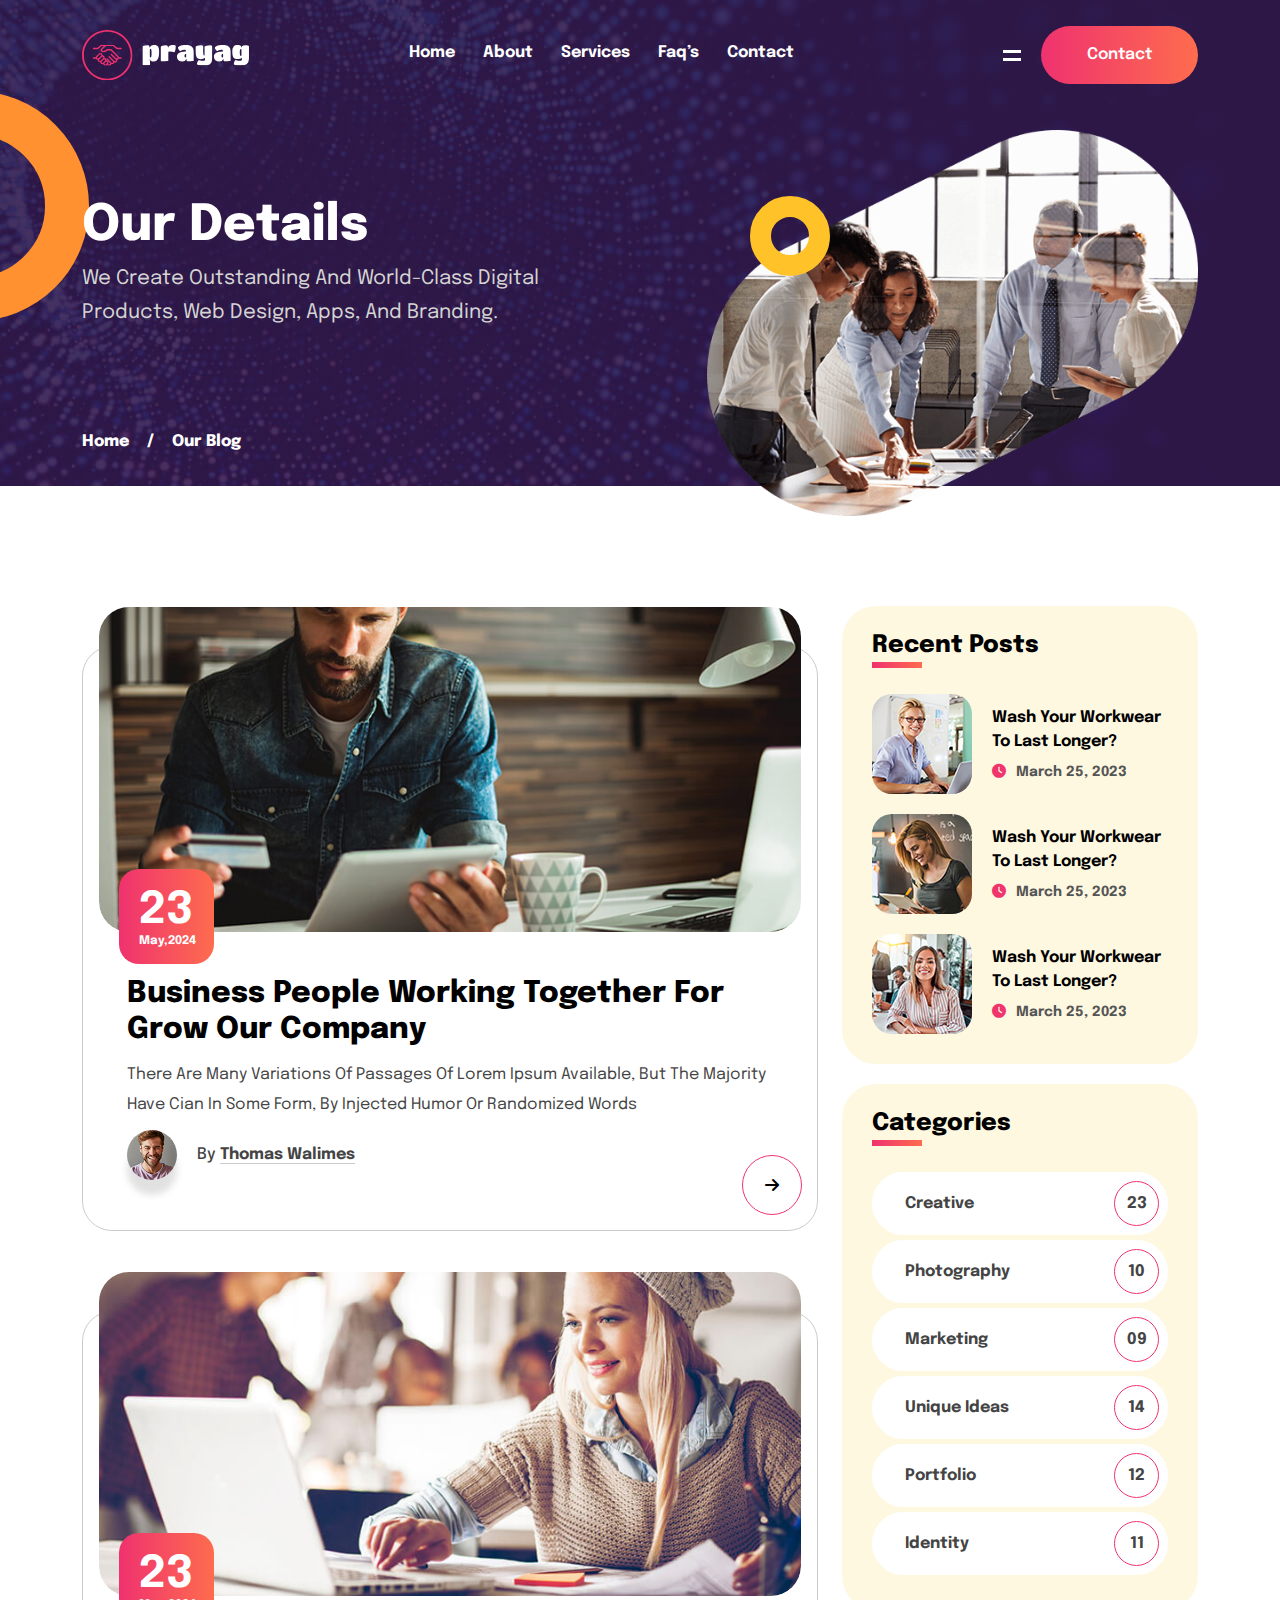
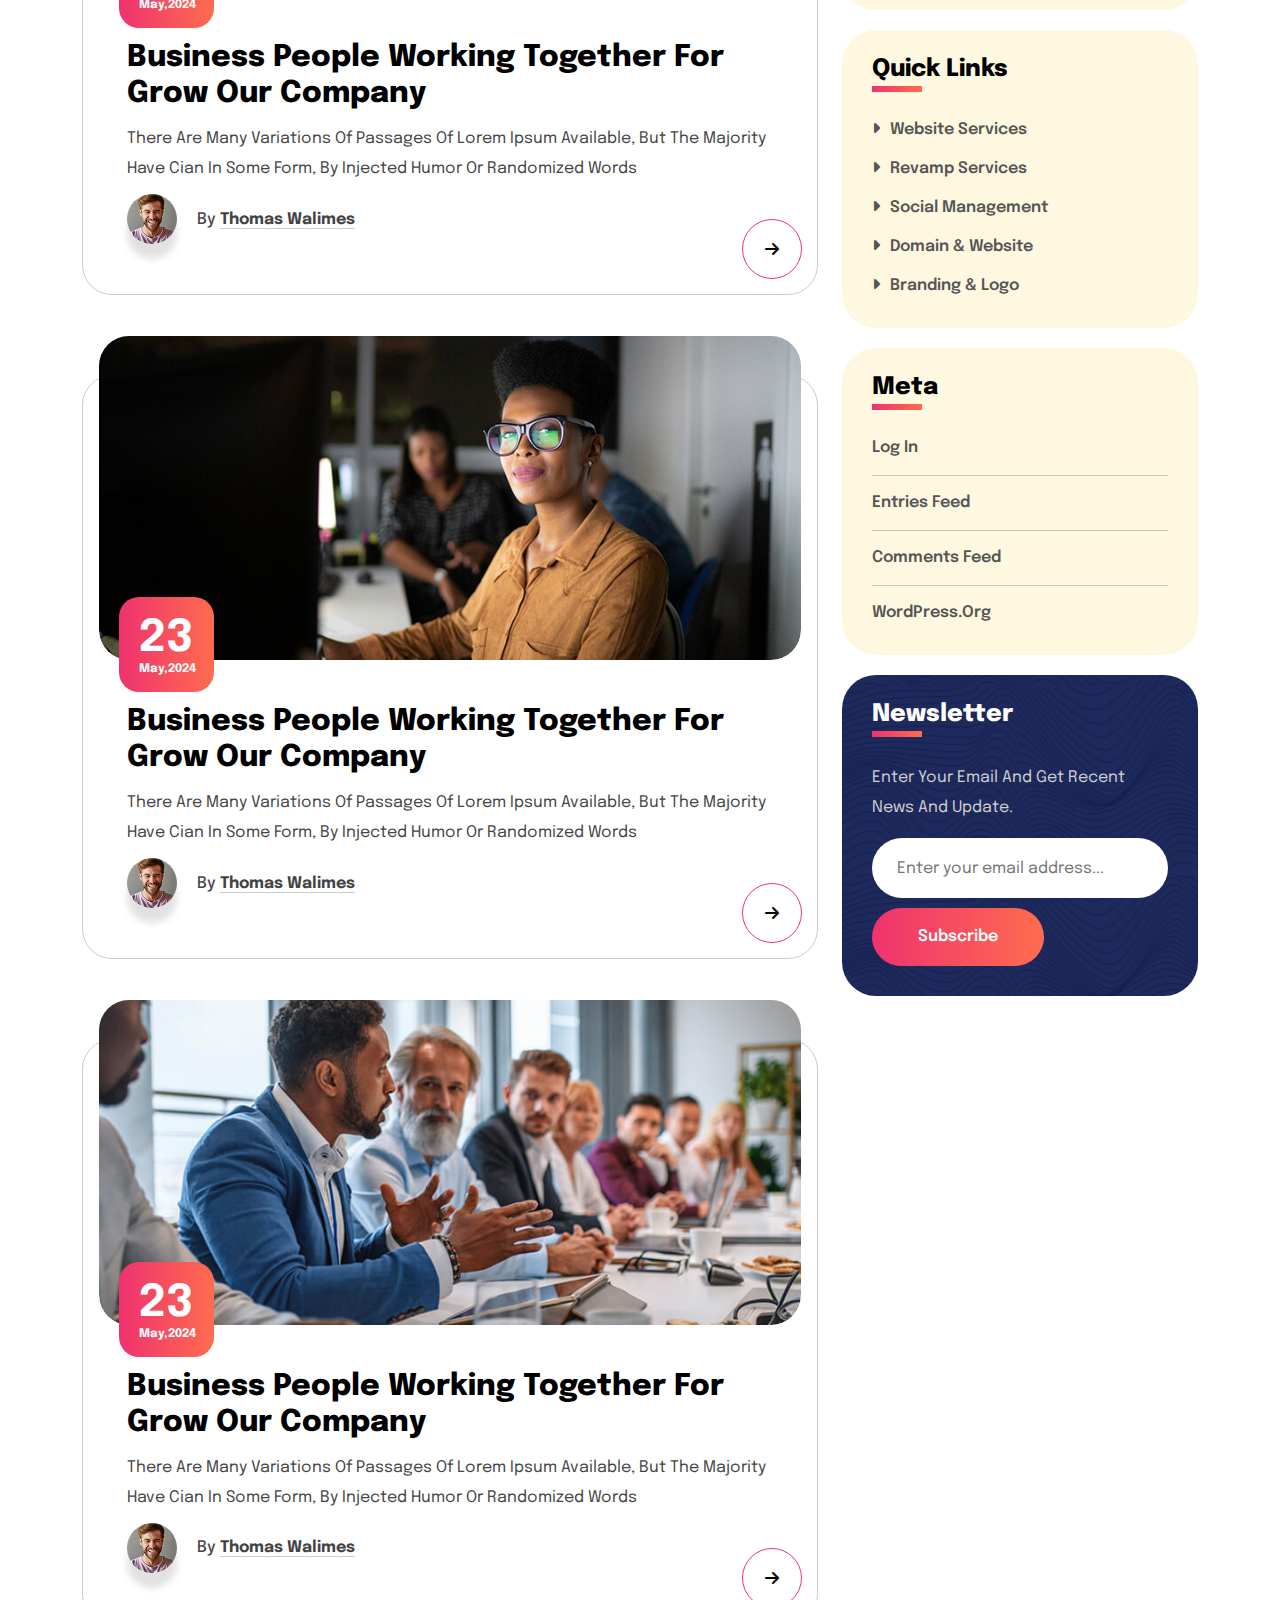
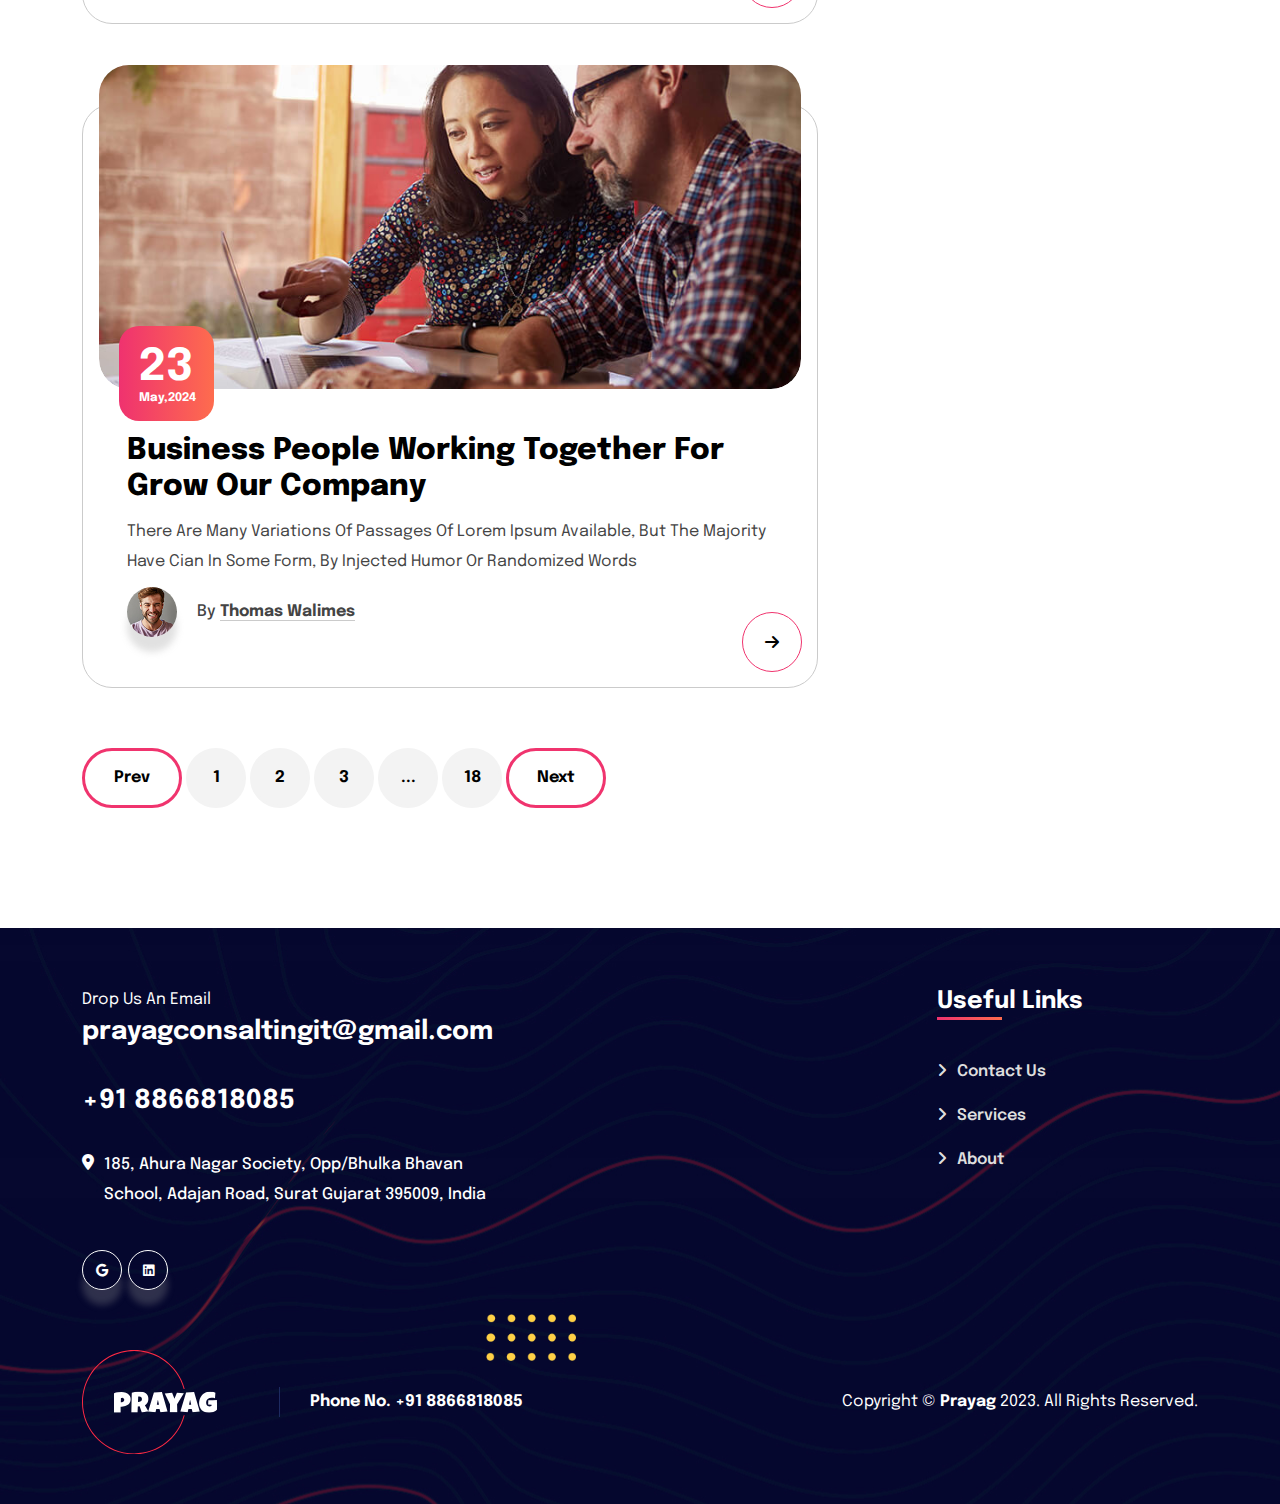
<file: our-blog.html>
<!DOCTYPE html>
<html lang="zxx">
  <head>
    <meta charset="utf-8" />
    <meta name="viewport" content="width=device-width, initial-scale=1.0" />
    <title>Prayag - Our Blog</title>
    <link rel="icon" href="assets/img/favicone.png" />
    <!-- CSS only -->
    <link
      rel="stylesheet"
      type="text/css"
      href="assets/css/bootstrap.min.css"
    />
    <link rel="stylesheet" href="assets/css/owl.carousel.min.css" />
    <link rel="stylesheet" href="assets/css/owl.theme.default.min.css" />
    <!-- fancybox -->
    <link rel="stylesheet" href="assets/css/jquery.fancybox.min.css" />
    <link rel="stylesheet" href="assets/css/fontawesome.min.css" />
    <link rel="stylesheet" href="assets/css/slick.css" />
    <link rel="stylesheet" href="assets/css/slick-theme.css" />
    <!-- style -->
    <link rel="stylesheet" href="assets/css/style.css" />
    <!-- responsive -->
    <link rel="stylesheet" href="assets/css/responsive.css" />
    <!-- color -->
    <link rel="stylesheet" href="assets/css/color.css" />
    <script src="assets/js/jquery-3.6.0.min.js"></script>
    <script src="assets/js/preloader.js"></script>
  </head>
  <body>
    <!-- loader -->
    <div class="preloader">
      <div class="loader4"></div>
    </div>
    <!-- loader end -->
    <header class="topnav">
      <div class="container">
        <div class="header-bar">
          <a href="index.html">
            <svg class="logo-img" viewBox="0 0 619.0461428952788 187.2212837560678" height="119.61913179019129" width="395.52"><g transform="matrix(1,0,0,1,223.52614289527867,55.16448561986824)"><svg viewBox="0 0 395.52000000000004 76.89231251633133" height="76.89231251633133" width="395.52000000000004"><g id="textblocktransform"><svg viewBox="0 0 395.52000000000004 76.89231251633133" height="76.89231251633133" width="395.52000000000004" id="textblock"><g><svg viewBox="0 0 395.52000000000004 76.89231251633133" height="76.89231251633133" width="395.52000000000004"><g transform="matrix(1,0,0,1,0,0)"><svg width="395.52000000000004" viewBox="1.75 -29.450000762939453 191.33999633789062 37.20000076293945" height="76.89231251633133" data-palette-color="#ffffff"><g class="wordmark-text-0" data-fill-palette-color="primary" id="text-0"><path d="M1.75 6.05L1.75 6.05 1.75-25.75Q1.75-26.8 4.55-27.9 7.35-29 10.6-29L10.6-29Q12.1-29 12.95-28.65 13.8-28.3 14-27.95L14-27.95Q14.2-27.6 14.75-24.95L14.75-24.95 15.15-24.95Q15.25-25.4 16.05-26.35 16.85-27.3 17.68-27.9 18.5-28.5 20.05-28.98 21.6-29.45 23.68-29.45 25.75-29.45 27.45-28.53 29.15-27.6 29.98-26.38 30.8-25.15 31.28-23.28 31.75-21.4 31.83-20.28 31.9-19.15 31.9-17.03 31.9-14.9 31.75-12.83 31.6-10.75 31.2-8.6 30.8-6.45 30.05-4.9 29.3-3.35 28.15-2.1L28.15-2.1Q25.85 0.4 21.4 0.4L21.4 0.4Q19.8 0.4 18.57-0.08 17.35-0.55 16.75-1.2L16.75-1.2Q15.5-2.55 15.3-3.6L15.3-3.6 15.25-4.1 14.85-4.1 15.55 0.4 15.55 6.05Q15.55 6.6 12.68 6.93 9.8 7.25 6.78 7.25 3.75 7.25 2.75 6.98 1.75 6.7 1.75 6.05ZM18.35-14.65Q18.35-18.9 17.9-20.6 17.45-22.3 16.55-22.3 15.65-22.3 15.25-21.3L15.25-21.3 15.25-8.2Q15.25-6.9 16.6-6.9L16.6-6.9Q18.35-6.9 18.35-14.65L18.35-14.65ZM48.4-15.8L48.4-15.8 48.4-1.2Q48.4-0.65 45.57-0.33 42.75 0 39.72 0 36.7 0 35.8-0.28 34.9-0.55 34.9-1.2L34.9-1.2 34.9-25.85Q34.9-26.8 37.67-27.9 40.45-29 43.72-29 47-29 47.4-27.2L47.4-27.2 47.9-24.9 48.25-24.9Q48.95-26.8 51.6-28.13 54.25-29.45 56.9-29.45 59.55-29.45 60.62-28.6 61.7-27.75 61.7-26.43 61.7-25.1 61.5-23.05 61.3-21 60.52-18.6 59.75-16.2 58.5-16.2L58.5-16.2Q58-16.2 55.35-16.95 52.7-17.7 50.97-17.7 49.25-17.7 48.82-17.2 48.4-16.7 48.4-15.8ZM73.7 0.45L73.7 0.45Q69.15 0.45 66.55-1.7L66.55-1.7Q65.5-2.6 64.72-4.35 63.95-6.1 63.95-8.45 63.95-10.8 65.07-12.55 66.2-14.3 67.8-15.25 69.4-16.2 71.55-16.8L71.55-16.8Q74.8-17.65 78.7-17.65L78.7-17.65 80.35-17.65Q80.35-19.7 78.95-20.55L78.95-20.55Q78.35-20.9 77.12-20.9 75.9-20.9 74.17-20.25 72.45-19.6 71.3-18.93 70.15-18.25 69.75-18.25L69.75-18.25Q68.85-18.25 67.3-20.63 65.75-23 65.75-24.95L65.75-24.95Q65.75-25.6 67.6-26.65 69.45-27.7 72.82-28.58 76.2-29.45 79.4-29.45 82.6-29.45 84.92-28.93 87.25-28.4 88.72-27.65 90.2-26.9 91.22-25.65 92.25-24.4 92.77-23.4 93.3-22.4 93.55-20.8L93.55-20.8Q93.9-18.95 93.9-16.25L93.9-16.25 93.9-1.2Q93.9-0.65 91.22-0.33 88.55 0 85.92 0 83.3 0 82.52-0.15 81.75-0.3 81.6-0.5 81.45-0.7 81.35-1.2L81.35-1.2 80.95-4.05 80.55-4.05Q79.3 0.45 73.7 0.45ZM80.4-7.85L80.4-7.85 80.4-13.7Q79.1-13.7 78.3-12.6 77.5-11.5 77.5-10.1L77.5-10.1Q77.5-6.8 79-6.8L79-6.8Q79.65-6.8 80.02-7.13 80.4-7.45 80.4-7.85ZM114.24-3.25L114.24-3.25 114.24-6.2 113.84-6.2Q113.59-5.95 113.09-5.55 112.59-5.15 110.74-4.5 108.89-3.85 106.62-3.85 104.34-3.85 102.62-4.58 100.89-5.3 99.89-6.53 98.89-7.75 98.34-9.8L98.34-9.8Q97.39-13.05 97.39-19L97.39-19 97.39-25.9Q97.39-26.95 100.34-27.98 103.29-29 106.54-29L106.54-29Q110.89-29 110.89-26.75L110.89-26.75 110.89-20.45Q110.89-10.45 112.49-10.45L112.49-10.45Q113.44-10.45 113.44-11.8L113.44-11.8 113.44-25.9Q113.44-26.95 116.59-27.98 119.74-29 123.34-29 126.94-29 126.94-27.05L126.94-27.05 126.94-3.4Q126.94 7.75 111.84 7.75L111.84 7.75Q103.89 7.75 101.04 6.2L101.04 6.2Q99.79 5.5 99.79 4.75L99.79 4.75Q99.79 3.55 100.79 0.73 101.79-2.1 102.64-2.1L102.64-2.1Q102.84-2.1 104.04-1.8L104.04-1.8Q107.74-0.8 110.22-0.8 112.69-0.8 113.47-1.35 114.24-1.9 114.24-3.25ZM139.94 0.45L139.94 0.45Q135.39 0.45 132.79-1.7L132.79-1.7Q131.74-2.6 130.97-4.35 130.19-6.1 130.19-8.45 130.19-10.8 131.32-12.55 132.44-14.3 134.04-15.25 135.64-16.2 137.79-16.8L137.79-16.8Q141.04-17.65 144.94-17.65L144.94-17.65 146.59-17.65Q146.59-19.7 145.19-20.55L145.19-20.55Q144.59-20.9 143.37-20.9 142.14-20.9 140.42-20.25 138.69-19.6 137.54-18.93 136.39-18.25 135.99-18.25L135.99-18.25Q135.09-18.25 133.54-20.63 131.99-23 131.99-24.95L131.99-24.95Q131.99-25.6 133.84-26.65 135.69-27.7 139.07-28.58 142.44-29.45 145.64-29.45 148.84-29.45 151.17-28.93 153.49-28.4 154.97-27.65 156.44-26.9 157.47-25.65 158.49-24.4 159.02-23.4 159.54-22.4 159.79-20.8L159.79-20.8Q160.14-18.95 160.14-16.25L160.14-16.25 160.14-1.2Q160.14-0.65 157.47-0.33 154.79 0 152.17 0 149.54 0 148.77-0.15 147.99-0.3 147.84-0.5 147.69-0.7 147.59-1.2L147.59-1.2 147.19-4.05 146.79-4.05Q145.54 0.45 139.94 0.45ZM146.64-7.85L146.64-7.85 146.64-13.7Q145.34-13.7 144.54-12.6 143.74-11.5 143.74-10.1L143.74-10.1Q143.74-6.8 145.24-6.8L145.24-6.8Q145.89-6.8 146.27-7.13 146.64-7.45 146.64-7.85ZM180.34-3.3L180.34-3.3 180.34-6.2 179.94-6.2Q179.74-5.95 179.24-5.58 178.74-5.2 176.76-4.55 174.79-3.9 172.31-3.9 169.84-3.9 168.14-4.65 166.44-5.4 165.49-6.53 164.54-7.65 163.99-9.55L163.99-9.55Q163.14-12.5 163.14-17.55L163.14-17.55Q163.14-23.35 165.59-26.45L165.59-26.45Q166.54-27.7 168.41-28.58 170.29-29.45 172.44-29.45 174.59-29.45 175.99-28.98 177.39-28.5 178.09-27.85L178.09-27.85Q179.49-26.45 179.69-25.4L179.69-25.4 179.74-24.95 180.14-24.95 180.59-26.9Q181.09-29 188.49-29L188.49-29Q191.79-29 192.49-28L192.49-28Q192.89-27.4 192.99-26.88 193.09-26.35 193.09-25.3L193.09-25.3 193.09-4.35Q193.09 1.55 189.24 4.65 185.39 7.75 177.94 7.75L177.94 7.75Q170.04 7.75 167.19 6.2L167.19 6.2Q165.94 5.5 165.94 4.75L165.94 4.75Q165.94 3.55 166.91 0.7 167.89-2.15 168.74-2.15L168.74-2.15Q168.94-2.15 170.14-1.8L170.14-1.8Q173.94-0.8 176.31-0.8 178.69-0.8 179.51-1.4 180.34-2 180.34-3.3ZM178.34-9.6L178.34-9.6Q178.89-9.6 179.24-10 179.59-10.4 179.59-10.9L179.59-10.9 179.59-21.2Q179.39-22.25 178.49-22.25L178.49-22.25Q176.59-22.25 176.59-16L176.59-16Q176.59-13.1 177.06-11.35 177.54-9.6 178.34-9.6Z" fill="#ffffff" data-fill-palette-color="primary"></path></g></svg></g></svg></g></svg></g></svg></g><g><svg viewBox="0 0 187.2212837560678 187.2212837560678" height="187.2212837560678" width="187.2212837560678"><g><svg></svg></g><g id="icon-0"><svg viewBox="0 0 187.2212837560678 187.2212837560678" height="187.2212837560678" width="187.2212837560678"><g><path d="M0 93.611c0-51.7 41.911-93.611 93.611-93.611 51.7 0 93.611 41.911 93.61 93.611 0 51.7-41.911 93.611-93.61 93.61-51.7 0-93.611-41.911-93.611-93.61zM93.611 180.287c47.87 0 86.676-38.806 86.676-86.676 0-47.87-38.806-86.676-86.676-86.677-47.87 0-86.676 38.806-86.677 86.677 0 47.87 38.806 86.676 86.677 86.676z" data-fill-palette-color="accent" fill="#ef326f" stroke="transparent"></path></g><g transform="matrix(1,0,0,1,39.438335719761156,54.562653457146034)"><svg viewBox="0 0 108.3446123165455 78.09597684177574" height="78.09597684177574" width="108.3446123165455"><g><svg xmlns="http://www.w3.org/2000/svg" xmlns:xlink="http://www.w3.org/1999/xlink" version="1.1" x="0" y="0" viewBox="10.466998100280762 21.505008697509766 79.06649780273438 56.99199295043945" enable-background="new 0 0 100 100" xml:space="preserve" height="78.09597684177574" width="108.3446123165455" class="icon-symbol-0" data-fill-palette-color="accent" id="symbol-0"><path d="M87.785 55.537h-6.312c-0.191-1.225-0.74-2.402-1.682-3.346L61.48 33.88c-0.34-0.34-0.799-0.53-1.279-0.53H49.562c-1.031 0-1.671 0.942-2.378 1.56-0.8 0.697-1.655 1.336-2.571 1.873-1.273 0.746-2.682 1.304-4.156 1.476-0.77 0.09-1.566 0.079-2.324-0.099-1.824-0.43-3.116-1.998-1.525-3.586l8.546-8.546c0.56-0.56 1.181-0.906 2.55-0.906h17.051c1 0 2.051 1.046 2.75 1.646 1.113 0.955 2.154 1.992 3.238 2.98 1.98 1.807 4.371 3.857 7.209 3.857h9.834c2.33 0 2.33-3.616 0-3.616h-9.834c-1.061 0-2.07-0.712-2.881-1.32-1.215-0.911-2.309-1.975-3.412-3.013-1.859-1.746-4.148-4.15-6.904-4.15H47.713c-0.004 0-0.007-0.001-0.01-0.001H35.248c-2.756 0-5.045 2.404-6.904 4.151-1.025 0.963-2.041 1.945-3.15 2.812-0.872 0.682-1.979 1.521-3.143 1.521h-9.834c-2.332 0-2.332 3.616 0 3.616h9.834c2.838 0 5.229-2.051 7.209-3.857 1.084-0.988 2.125-2.025 3.238-2.98 0.699-0.601 1.749-1.646 2.75-1.646h5.699l-6.896 6.896c-1.603 1.602-2.371 3.951-1.426 6.1 0.876 1.99 2.888 3.195 4.952 3.624 4.701 0.975 9.403-1.657 12.718-4.774h9.158l17.781 17.782c2.227 2.227-1.219 5.68-3.447 3.459L62.328 46.749c-1.648-1.651-4.205 0.908-2.557 2.557l13.037 13.037c2.229 2.229-1.221 5.689-3.449 3.459L56.316 52.76c-1.646-1.65-4.205 0.908-2.557 2.557l11.207 11.207c1.506 1.506 0.418 4.176-1.721 4.174-0.652 0-1.266-0.254-1.727-0.717h-0.002L50.307 58.77c-1.648-1.65-4.205 0.908-2.557 2.557l9.389 9.389c2.217 2.234-1.234 5.672-3.459 3.447l-1.227-1.225c1.967-3.758-0.553-8.445-4.797-8.814 0.282-3.053-1.806-5.883-4.829-6.461 0.841-3.631-1.851-7.237-5.589-7.405 0.268-5.426-6.473-8.374-10.296-4.552l-6.484 6.486c-0.941 0.943-1.491 2.121-1.682 3.346h-6.56c-2.332 0-2.332 3.615 0 3.615h7.119c0.926 1.877 2.734 3.158 4.828 3.354-0.362 3.861 3.006 7.08 6.84 6.543 0.49 3.756 4.43 6.17 7.998 4.918 0.669 2.646 3.115 4.529 5.842 4.529 1.617 0 3.139-0.633 4.283-1.777l0.998-0.998 0.998 0.998c3.242 3.246 8.986 1.705 10.121-2.752 3.297 1.15 6.986-0.797 7.861-4.191 4.59 1.625 9.121-2.785 7.76-7.414 1.785-0.408 3.238-1.57 4.049-3.209h6.871C90.115 59.152 90.115 55.537 87.785 55.537zM23.014 58.203c-0.951-0.951-0.951-2.502 0.002-3.455l6.484-6.485c2.23-2.229 5.681 1.225 3.453 3.454l-6.49 6.49C25.541 59.125 23.934 59.123 23.014 58.203L23.014 58.203zM28.438 64.801c-0.953-0.953-0.953-2.502 0-3.455 0 0 6.777-6.775 6.781-6.779 2.229-2.227 5.682 1.225 3.453 3.453l-6.781 6.781C30.938 65.754 29.391 65.752 28.438 64.801L28.438 64.801zM38.73 69.98c-0.463 0.463-1.076 0.717-1.727 0.717h-0.001c-2.13 0-3.233-2.664-1.726-4.168 0.001-0.002 4.656-4.656 4.659-4.66 2.228-2.229 5.679 1.225 3.452 3.453C43.385 65.326 38.733 69.977 38.73 69.98zM46.568 74.164c-2.219 2.223-5.659-1.207-3.465-3.441l2.297-2.295c0.455-0.457 1.08-0.715 1.725-0.715 2.14 0 3.227 2.666 1.723 4.17C48.845 71.887 46.568 74.164 46.568 74.164z" fill="#ef326f" data-fill-palette-color="accent"></path></svg></g></svg></g></svg></g></svg></g></svg>
          </a>
          <nav class="navbar">
            <ul class="navbar-links">
              <li class="navbar-dropdown has-children">
                <a href="index.html">home</a>
              </li>
              <li class="navbar-dropdown">
                <a href="about.html">About</a>
              </li>
              <li class="navbar-dropdown">
                <a href="services.html">Services</a>
              </li>

              <li class="navbar-dropdown">
                <a href="faqs.html">Faq’s</a>
              </li>

              <li class="navbar-dropdown">
                <a href="contact.html">contact</a>
              </li>
            </ul>
          </nav>
          <div class="pickup">
            <div class="menu-icon cursor-pointer">
              <span class="text"><span class="word">Menu</span></span>
              <span class="icon">
                <i></i>
                <i></i>
              </span>
            </div>
            <a href="https://api.whatsapp.com/send?phone=8866818085" class="btn"
              >contact</a
            >
          </div>

          <div class="bar-menu">
            <i class="fa-solid fa-bars"></i>
          </div>
        </div>
        <div
          class="mobile-nav hmburger-menu"
          id="mobile-nav"
          style="
            display: block;
            background-image: url(assets/img/background.png);
          "
        >
          <div class="res-log">
            <a href="index.html">
              <svg
              class="logo-img"
              viewBox="0 0 395.52 247.2"
              height="247.2"
              width="395.52"
            >
              <g transform="matrix(1,0,0,1,75.54432,98.33401223634586)">
                <svg
                  viewBox="0 0 244.43135999999998 50.531975527308276"
                  height="50.531975527308276"
                  width="244.43135999999998"
                >
                  <g>
                    <svg
                      viewBox="0 0 244.43135999999998 50.531975527308276"
                      height="50.531975527308276"
                      width="244.43135999999998"
                    >
                      <g>
                        <svg
                          viewBox="0 0 244.43135999999998 50.531975527308276"
                          height="50.531975527308276"
                          width="244.43135999999998"
                        >
                          <g>
                            <svg
                              viewBox="0 0 244.43135999999998 50.531975527308276"
                              height="50.531975527308276"
                              width="244.43135999999998"
                            >
                              <g id="textblocktransform">
                                <svg
                                  viewBox="0 0 244.43135999999998 50.531975527308276"
                                  height="50.531975527308276"
                                  width="244.43135999999998"
                                  id="textblock"
                                >
                                  <g>
                                    <svg
                                      viewBox="0 0 244.43135999999998 50.531975527308276"
                                      height="50.531975527308276"
                                      width="244.43135999999998"
                                    >
                                      <g transform="matrix(1,0,0,1,0,0)">
                                        <svg
                                          width="244.43135999999998"
                                          viewBox="1.3200000524520874 -35.790000915527344 174.76998901367188 36.130001068115234"
                                          height="50.531975527308276"
                                          data-palette-color="#ffffff"
                                        >
                                          <path
                                            d="M29.69-22.51L29.69-22.51Q29.69-20.14 28.98-18.31 28.27-16.48 27.04-15.1 25.81-13.72 24.15-12.78 22.49-11.84 20.59-11.24 18.7-10.64 16.67-10.36 14.65-10.08 12.7-10.06L12.7-10.06 12.7 0.34 1.32 0.34Q1.32-2.44 1.33-5.08 1.34-7.71 1.35-10.31 1.37-12.92 1.38-15.55 1.39-18.19 1.42-21L1.42-21Q1.46-23.97 1.44-26.95 1.42-29.93 1.56-32.96L1.56-32.96Q4.69-33.89 7.81-34.35 10.94-34.81 14.26-34.81L14.26-34.81Q16.14-34.81 18.02-34.51 19.9-34.2 21.62-33.54 23.34-32.89 24.82-31.9 26.29-30.91 27.37-29.54 28.44-28.17 29.06-26.42 29.69-24.66 29.69-22.51ZM18.85-21.68L18.85-21.68Q18.85-23.27 17.88-24.16 16.92-25.05 15.38-25.05L15.38-25.05Q14.87-25.05 14.32-24.96 13.77-24.88 13.28-24.76L13.28-24.76 12.99-17.63Q13.33-17.58 13.65-17.58 13.96-17.58 14.31-17.58L14.31-17.58Q15.19-17.58 16-17.87 16.82-18.16 17.46-18.71 18.09-19.26 18.47-20.01 18.85-20.75 18.85-21.68ZM59.69-23.54L59.69-23.54Q59.69-21.63 59.36-20.08 59.03-18.53 58.32-17.24 57.61-15.94 56.49-14.84 55.37-13.75 53.78-12.74L53.78-12.74 59.59-2.39 48.61-0.24 44.85-10.64 41.82-10.55 41.38-0.39 30.88-0.39Q31-5.96 31.11-11.47 31.22-16.99 31.37-22.56L31.37-22.56Q31.42-25.37 31.47-28.13 31.52-30.88 31.66-33.69L31.66-33.69Q33.37-34.33 35.03-34.74 36.69-35.16 38.36-35.39 40.04-35.62 41.76-35.71 43.48-35.79 45.29-35.79L45.29-35.79Q48.07-35.79 50.67-35.02 53.27-34.25 55.27-32.71 57.27-31.18 58.48-28.88 59.69-26.59 59.69-23.54ZM48.75-22.75L48.75-22.75Q48.75-23.78 48.47-24.63 48.19-25.49 47.64-26.11 47.09-26.73 46.27-27.09 45.46-27.44 44.36-27.44L44.36-27.44Q43.87-27.44 43.41-27.38 42.94-27.32 42.5-27.2L42.5-27.2 42.11-18.12 42.7-18.12Q43.75-18.12 44.83-18.38 45.92-18.65 46.79-19.21 47.65-19.78 48.2-20.65 48.75-21.53 48.75-22.75ZM82.64-34.96L92.16-2.1 80.05-0.54 78.58-6.05 73.02-6.05 71.8-0.54 59.35-1.76 69.06-34.28 82.64-34.96ZM74.04-13.53L77.7-13.53 75.85-22.02 74.04-13.53ZM108.07-33.89L119.79-33.06 108.32-14.31 108.66-0.49 96.11-0.49 96.4-14.21 87.47-32.32 99.92-33.89 103.83-23.34 108.07-33.89ZM137.15-34.96L146.67-2.1 134.56-0.54 133.1-6.05 127.53-6.05 126.31-0.54 113.86-1.76 123.57-34.28 137.15-34.96ZM128.55-13.53L132.22-13.53 130.36-22.02 128.55-13.53ZM175.79-21.39L176.09-5.47Q174.94-4.03 173.25-2.95 171.57-1.88 169.64-1.17 167.71-0.46 165.69-0.11 163.66 0.24 161.83 0.24L161.83 0.24Q158.29 0.24 155.31-0.95 152.33-2.15 150.17-4.28 148.01-6.42 146.79-9.38 145.57-12.33 145.57-15.82L145.57-15.82Q145.57-18.48 146.18-21 146.79-23.51 147.92-25.71 149.06-27.91 150.7-29.74 152.33-31.57 154.41-32.89 156.48-34.2 158.96-34.92 161.44-35.64 164.22-35.64L164.22-35.64Q165.27-35.64 166.47-35.56 167.66-35.47 168.85-35.27 170.03-35.06 171.15-34.69 172.28-34.33 173.21-33.79L173.21-33.79 172.52-24.46Q171.15-24.98 169.7-25.16 168.25-25.34 166.86-25.34L166.86-25.34Q164.9-25.34 163.21-24.82 161.51-24.29 160.25-23.27 159-22.24 158.26-20.7 157.53-19.17 157.53-17.14L157.53-17.14Q157.53-15.87 157.87-14.69 158.22-13.5 158.91-12.59 159.61-11.67 160.64-11.11 161.68-10.55 163.05-10.55L163.05-10.55Q163.98-10.55 164.97-10.79 165.95-11.04 166.66-11.62L166.66-11.62 166.76-13.53 160.9-13.62 161.19-20.95Q164.83-21.07 168.47-21.15 172.11-21.24 175.79-21.39L175.79-21.39Z"
                                            opacity="1"
                                            transform="matrix(1,0,0,1,0,0)"
                                            fill="#ffffff"
                                            class="wordmark-text-0"
                                            data-fill-palette-color="primary"
                                            id="text-0"
                                          ></path>
                                        </svg>
                                      </g>
                                    </svg>
                                  </g>
                                </svg>
                              </g>
                            </svg>
                          </g>
                        </svg>
                      </g>
                    </svg>
                  </g>
                </svg>
              </g>
              <g>
                <path
                  d="M0 123.6c0-68.262 55.338-123.6 123.6-123.6 57.473 0 105.785 39.228 119.62 92.369l-2.356 0c-13.779-51.869-61.058-90.091-117.264-90.09-67.004 0-121.321 54.317-121.321 121.321 0 67.004 54.317 121.321 121.321 121.321 56.206 0 103.485-38.221 117.264-90.09l2.356 0c-13.836 53.142-62.147 92.369-119.62 92.369-68.262 0-123.6-55.338-123.6-123.6z"
                  fill="#ff2a43"
                  stroke="transparent"
                  data-fill-palette-color="tertiary"
                ></path>
              </g>
            </svg>
            </a>
          </div>
          <ul>
            <li><a href="index.html">Home</a></li>
            <li><a href="about.html">about</a></li>
            <li><a href="services.html">Services</a></li>
            <li><a href="faqs.html">faqs</a></li>
            <li><a href="contact.html">Contact us</a></li>
          </ul>

            <li><a href="contact.html">Contact us</a></li>
          </ul>

          <div class="menu-sidebar-single-widget">
            <h5 class="menu-sidebar-title">Contact Info</h5>
            <div class="header-contact-info">
              <span
                ><i class="fa-solid fa-location-dot"></i>
                  185,ahura nagar soc., opp/bhulka bhavan school , B Adajan road
                  surat gujarat 395009 india
                </span
              >
              <span>
                <a href="mailto:prayagconsaltingit@gmail.com">
                  <i class="fa-solid fa-envelope"></i
                  >prayagconsaltingit@gmail.com
                </a>
              </span>
              <span
                ><a href="tel:+91 8866818085"
                  ><i class="fa-solid fa-phone"></i>+91 8866818085</a
                ></span
              >
            </div>
            <div class="social-profile">
              <a href="#"><i class="fa-brands fa-facebook-f"></i></a>
              <a href="#"><i class="fa-brands fa-twitter"></i></a>
              <a href="#"><i class="fa-brands fa-linkedin-in"></i></a>
              <a href="#"><i class="fa-brands fa-youtube"></i></a>
            </div>
          </div>

          <a href="JavaScript:void(0)" id="res-cross"
            ><i class="fa-regular fa-circle-xmark"></i
          ></a>
        </div>
      </div>
      <div class="hamenu valign">
        <div class="container">
          <div class="row">
            <div class="col-lg-8 valign">
              <div class="cont-info two">
                <div class="about-prayag bottom">
                  <img src="assets/img/about-immg.jpg" alt="about-immg" />
                  <h4>About Prayag Company</h4>
                  <p>
                    The IT company is a leading provider of innovative
                    technology solutions. With expertise in software
                    development, cybersecurity, and IT consulting, they empower
                    businesses to thrive in the digital era.
                  </p>
                </div>
              </div>
            </div>
            <div class="col-lg-4 valign">
              <div class="cont-info">
                <div class="item mb-50">
                  <h6 class="text-u fw-600 mb-20">HOW TO CONNECT</h6>
                  <p class="fw-400 fz-18">
                    <a href="https://api.whatsapp.com/send?phone=8866818085"
                      >+91 8866818085</a
                    >
                  </p>
                  <p class="fw-400 fz-18">
                    <a  class="email-i" href="mailto:prayagconsaltingit@gmail.com"
                      >prayagconsaltingit@gmail.com</a
                    >
                  </p>
                </div>
                <div class="bottom">
                  <h6 class="text-u fw-600 mb-20">Follow Us</h6>
                  <ul class="rest social-text d-flex fz-13">
                    <li>
                      <a href="mailto:prayagconsaltingit@gmail.com"
                        ><i class="fa-brands fa-google"></i
                      ></a>
                    </li>
                    <li>
                      <a
                        href="https://www.linkedin.com/company/prayag-it-consulting"
                        ><i class="fa-brands fa-linkedin"></i
                      ></a>
                    </li>
                  </ul>
                </div>
              </div>
            </div>
          </div>
        </div>
      </div>
    </header>
    <section
      class="bannr"
      style="background-image: url(assets/img/hero-three.jpg)"
    >
      <div class="container">
        <div class="row align-items-end">
          <div class="col-lg-6">
            <div class="bannr-text">
              <h2>our Details</h2>
              <p>
                We create outstanding and world-class digital products, web
                design, apps, and branding.
              </p>
              <ol class="breadcrumb">
                <li class="breadcrumb-item">
                  <a href="index.html">Home</a>
                </li>
                <li class="breadcrumb-item active" aria-current="page">
                  our blog
                </li>
              </ol>
            </div>
          </div>
          <div class="col-lg-6">
            <div class="bannr-img">
              <img src="./assets/img/bannr.png" alt="imgs" />
            </div>
          </div>
        </div>
      </div>
    </section>
    <section class="gap">
      <div class="container">
        <div class="row">
          <div class="col-lg-8">
            <div class="blog our-blog img-hover">
              <div class="blog-img">
                <figure>
                  <img src="./assets/img/our-blog-1.jpg" alt="blog" />
                </figure>
              </div>
              <h5>23<span>May,2024</span></h5>
              <div class="our-blog-text">
                <a href="#"
                  ><h2>
                    Business people working together for Grow Our Company
                  </h2></a
                >
                <p>
                  There are many variations of passages of Lorem Ipsum
                  available, but the majority have Cian in some form, by
                  injected humor or randomized words
                </p>
                <div class="author d-flex align-items-center">
                  <img src="./assets/img/quote-1.jpg" alt="quote" />
                  <h6>by <b>Thomas Walimes</b></h6>
                </div>
              </div>
              <a href="#"><i class="fa-solid fa-arrow-right"></i></a>
            </div>
            <div class="blog our-blog img-hover">
              <div class="blog-img">
                <figure>
                  <img src="./assets/img/our-blog-2.jpg" alt="blog" />
                </figure>
              </div>
              <h5>23<span>May,2024</span></h5>
              <div class="our-blog-text">
                <a href="#"
                  ><h2>
                    Business people working together for Grow Our Company
                  </h2></a
                >
                <p>
                  There are many variations of passages of Lorem Ipsum
                  available, but the majority have Cian in some form, by
                  injected humor or randomized words
                </p>
                <div class="author d-flex align-items-center">
                  <img src="./assets/img/quote-1.jpg" alt="quote" />
                  <h6>by <b>Thomas Walimes</b></h6>
                </div>
              </div>
              <a href="#"><i class="fa-solid fa-arrow-right"></i></a>
            </div>
            <div class="blog our-blog img-hover">
              <div class="blog-img">
                <figure>
                  <img src="./assets/img/our-blog-3.jpg" alt="blog" />
                </figure>
              </div>
              <h5>23<span>May,2024</span></h5>
              <div class="our-blog-text">
                <a href="#"
                  ><h2>
                    Business people working together for Grow Our Company
                  </h2></a
                >
                <p>
                  There are many variations of passages of Lorem Ipsum
                  available, but the majority have Cian in some form, by
                  injected humor or randomized words
                </p>
                <div class="author d-flex align-items-center">
                  <img src="./assets/img/quote-1.jpg" alt="quote" />
                  <h6>by <b>Thomas Walimes</b></h6>
                </div>
              </div>
              <a href="#"><i class="fa-solid fa-arrow-right"></i></a>
            </div>
            <div class="blog our-blog img-hover">
              <div class="blog-img">
                <figure>
                  <img src="./assets/img/our-blog-4.jpg" alt="blog" />
                </figure>
              </div>
              <h5>23<span>May,2024</span></h5>
              <div class="our-blog-text">
                <a href="#"
                  ><h2>
                    Business people working together for Grow Our Company
                  </h2></a
                >
                <p>
                  There are many variations of passages of Lorem Ipsum
                  available, but the majority have Cian in some form, by
                  injected humor or randomized words
                </p>
                <div class="author d-flex align-items-center">
                  <img src="./assets/img/quote-1.jpg" alt="quote" />
                  <h6>by <b>Thomas Walimes</b></h6>
                </div>
              </div>
              <a href="#"><i class="fa-solid fa-arrow-right"></i></a>
            </div>
            <div class="blog our-blog img-hover mb-0">
              <div class="blog-img">
                <figure>
                  <img src="./assets/img/our-blog-5.jpg" alt="blog" />
                </figure>
              </div>
              <h5>23<span>May,2024</span></h5>
              <div class="our-blog-text">
                <a href="#"
                  ><h2>
                    Business people working together for Grow Our Company
                  </h2></a
                >
                <p>
                  There are many variations of passages of Lorem Ipsum
                  available, but the majority have Cian in some form, by
                  injected humor or randomized words
                </p>
                <div class="author d-flex align-items-center">
                  <img src="./assets/img/quote-1.jpg" alt="quote" />
                  <h6>by <b>Thomas Walimes</b></h6>
                </div>
              </div>
              <a href="#"><i class="fa-solid fa-arrow-right"></i></a>
            </div>
            <ul class="pagination">
              <li class="prev"><a href="#">Prev</a></li>
              <li><a href="#">1</a></li>
              <li><a href="#">2</a></li>
              <li><a href="#">3</a></li>
              <li><a href="#">...</a></li>
              <li><a href="#">18</a></li>
              <li class="prev"><a href="#">next</a></li>
            </ul>
          </div>
          <div class="col-lg-4">
            <div class="sidebar">
              <h3>Recent Posts</h3>
              <div class="boder"></div>
              <ul class="recent-post">
                <li>
                  <img
                    alt="recent-posts-img"
                    src="./assets/img/recent-posts-1.jpg"
                  />
                  <div>
                    <a href="#">Wash Your Workwear To Last Longer?</a>
                    <span><i class="fa-solid fa-clock"></i>March 25, 2023</span>
                  </div>
                </li>
                <li>
                  <img
                    alt="recent-posts-img"
                    src="./assets/img/recent-posts-2.jpg"
                  />
                  <div>
                    <a href="#">Wash Your Workwear To Last Longer?</a>
                    <span><i class="fa-solid fa-clock"></i>March 25, 2023</span>
                  </div>
                </li>
                <li class="end">
                  <img
                    alt="recent-posts-img"
                    src="./assets/img/recent-posts-3.jpg"
                  />
                  <div>
                    <a href="#">Wash Your Workwear To Last Longer?</a>
                    <span><i class="fa-solid fa-clock"></i>March 25, 2023</span>
                  </div>
                </li>
              </ul>
            </div>
            <div class="sidebar">
              <h3>Categories</h3>
              <div class="boder"></div>
              <ul class="categories">
                <li>
                  <a href="#">Creative<span>23</span></a>
                </li>
                <li>
                  <a href="#">Photography<span>10</span></a>
                </li>
                <li>
                  <a href="#">Marketing<span>09</span></a>
                </li>
                <li>
                  <a href="#">Unique Ideas<span>14</span></a>
                </li>
                <li>
                  <a href="#">Portfolio<span>12</span></a>
                </li>
                <li>
                  <a href="#">Identity<span>11</span></a>
                </li>
              </ul>
            </div>
            <div class="sidebar">
              <h3>Quick Links</h3>
              <div class="boder"></div>
              <ul class="quick-links">
                <li>
                  <a href="#"
                    ><i class="fa-solid fa-caret-right"></i>Website Services</a
                  >
                </li>
                <li>
                  <a href="#"
                    ><i class="fa-solid fa-caret-right"></i>Revamp Services</a
                  >
                </li>
                <li>
                  <a href="#"
                    ><i class="fa-solid fa-caret-right"></i>Social Management</a
                  >
                </li>
                <li>
                  <a href="#"
                    ><i class="fa-solid fa-caret-right"></i>Domain &amp;
                    Website</a
                  >
                </li>
                <li class="end">
                  <a href="#"
                    ><i class="fa-solid fa-caret-right"></i>Branding &amp;
                    Logo</a
                  >
                </li>
              </ul>
            </div>
            <div class="sidebar">
              <h3>Meta</h3>
              <div class="boder"></div>
              <ul class="Meta">
                <li><a href="#">Log in</a></li>
                <li><a href="#">Entries feed</a></li>
                <li><a href="#">Comments feed</a></li>
                <li class="end"><a href="#">WordPress.org</a></li>
              </ul>
            </div>
            <div
              class="sidebar sidebar-two"
              style="background-image: url(assets/img/background-p.png)"
            >
              <h3>Newsletter</h3>
              <div class="boder"></div>
              <p>Enter your email and get recent news and update.</p>
              <form>
                <input
                  type="text"
                  name="email"
                  placeholder="Enter your email address..."
                />
                <button class="btn">Subscribe</button>
              </form>
            </div>
          </div>
        </div>
      </div>
    </section>
    <footer style="background-image: url(assets/img/footer.jpg)">
      <div class="container">
        <div class="row">
          <div class="col-lg-6">
            <div class="information">
              <span>Drop us an email</span>
              <a class="email-i" href="mailto:prayagconsaltingit@gmail.com"
                >prayagconsaltingit@gmail.com</a
              >
              <a href="https://api.whatsapp.com/send?phone=8866818085"
                >+91 8866818085</a
              >
              <div class="d-flex">
                <i class="fa-solid fa-location-dot"></i>
                <h6>
                  185, Ahura Nagar society, 
                  Opp/Bhulka Bhavan School, 
                  Adajan road,
                  Surat Gujarat 395009, 
                  India
                </h6>
              </div>
              <ul class="social-icon">
                <li>
                  <a href="mailto:prayagconsaltingit@gmail.com"
                    ><i class="fa-brands fa-google"></i
                  ></a>
                </li>
                <li>
                  <a
                    href="https://www.linkedin.com/company/prayag-it-consulting"
                    ><i class="fa-brands fa-linkedin"></i
                  ></a>
                </li>
              </ul>
            </div>
          </div>
          <div class="col-lg-3 col-md-6" style="margin-left: auto">
            <div class="footer-links">
              <h3>useful links</h3>
              <div class="boder"></div>
              <ul>
                <li>
                  <i class="fa-solid fa-angle-right"></i
                  ><a href="contact.html">Contact Us</a>
                </li>
                <li>
                  <i class="fa-solid fa-angle-right"></i
                  ><a href="services.html">Services</a>
                </li>
                <li>
                  <i class="fa-solid fa-angle-right"></i
                  ><a href="about.html">about</a>
                </li>
              </ul>
            </div>
          </div>
        </div>
        <div class="copyrights">
          <div class="d-flex align-items-center">
            <a href="index.html">
              <svg
              class="logo-img"
              viewBox="0 0 395.52 247.2"
              height="247.2"
              width="395.52"
            >
              <g transform="matrix(1,0,0,1,75.54432,98.33401223634586)">
                <svg
                  viewBox="0 0 244.43135999999998 50.531975527308276"
                  height="50.531975527308276"
                  width="244.43135999999998"
                >
                  <g>
                    <svg
                      viewBox="0 0 244.43135999999998 50.531975527308276"
                      height="50.531975527308276"
                      width="244.43135999999998"
                    >
                      <g>
                        <svg
                          viewBox="0 0 244.43135999999998 50.531975527308276"
                          height="50.531975527308276"
                          width="244.43135999999998"
                        >
                          <g>
                            <svg
                              viewBox="0 0 244.43135999999998 50.531975527308276"
                              height="50.531975527308276"
                              width="244.43135999999998"
                            >
                              <g id="textblocktransform">
                                <svg
                                  viewBox="0 0 244.43135999999998 50.531975527308276"
                                  height="50.531975527308276"
                                  width="244.43135999999998"
                                  id="textblock"
                                >
                                  <g>
                                    <svg
                                      viewBox="0 0 244.43135999999998 50.531975527308276"
                                      height="50.531975527308276"
                                      width="244.43135999999998"
                                    >
                                      <g transform="matrix(1,0,0,1,0,0)">
                                        <svg
                                          width="244.43135999999998"
                                          viewBox="1.3200000524520874 -35.790000915527344 174.76998901367188 36.130001068115234"
                                          height="50.531975527308276"
                                          data-palette-color="#ffffff"
                                        >
                                          <path
                                            d="M29.69-22.51L29.69-22.51Q29.69-20.14 28.98-18.31 28.27-16.48 27.04-15.1 25.81-13.72 24.15-12.78 22.49-11.84 20.59-11.24 18.7-10.64 16.67-10.36 14.65-10.08 12.7-10.06L12.7-10.06 12.7 0.34 1.32 0.34Q1.32-2.44 1.33-5.08 1.34-7.71 1.35-10.31 1.37-12.92 1.38-15.55 1.39-18.19 1.42-21L1.42-21Q1.46-23.97 1.44-26.95 1.42-29.93 1.56-32.96L1.56-32.96Q4.69-33.89 7.81-34.35 10.94-34.81 14.26-34.81L14.26-34.81Q16.14-34.81 18.02-34.51 19.9-34.2 21.62-33.54 23.34-32.89 24.82-31.9 26.29-30.91 27.37-29.54 28.44-28.17 29.06-26.42 29.69-24.66 29.69-22.51ZM18.85-21.68L18.85-21.68Q18.85-23.27 17.88-24.16 16.92-25.05 15.38-25.05L15.38-25.05Q14.87-25.05 14.32-24.96 13.77-24.88 13.28-24.76L13.28-24.76 12.99-17.63Q13.33-17.58 13.65-17.58 13.96-17.58 14.31-17.58L14.31-17.58Q15.19-17.58 16-17.87 16.82-18.16 17.46-18.71 18.09-19.26 18.47-20.01 18.85-20.75 18.85-21.68ZM59.69-23.54L59.69-23.54Q59.69-21.63 59.36-20.08 59.03-18.53 58.32-17.24 57.61-15.94 56.49-14.84 55.37-13.75 53.78-12.74L53.78-12.74 59.59-2.39 48.61-0.24 44.85-10.64 41.82-10.55 41.38-0.39 30.88-0.39Q31-5.96 31.11-11.47 31.22-16.99 31.37-22.56L31.37-22.56Q31.42-25.37 31.47-28.13 31.52-30.88 31.66-33.69L31.66-33.69Q33.37-34.33 35.03-34.74 36.69-35.16 38.36-35.39 40.04-35.62 41.76-35.71 43.48-35.79 45.29-35.79L45.29-35.79Q48.07-35.79 50.67-35.02 53.27-34.25 55.27-32.71 57.27-31.18 58.48-28.88 59.69-26.59 59.69-23.54ZM48.75-22.75L48.75-22.75Q48.75-23.78 48.47-24.63 48.19-25.49 47.64-26.11 47.09-26.73 46.27-27.09 45.46-27.44 44.36-27.44L44.36-27.44Q43.87-27.44 43.41-27.38 42.94-27.32 42.5-27.2L42.5-27.2 42.11-18.12 42.7-18.12Q43.75-18.12 44.83-18.38 45.92-18.65 46.79-19.21 47.65-19.78 48.2-20.65 48.75-21.53 48.75-22.75ZM82.64-34.96L92.16-2.1 80.05-0.54 78.58-6.05 73.02-6.05 71.8-0.54 59.35-1.76 69.06-34.28 82.64-34.96ZM74.04-13.53L77.7-13.53 75.85-22.02 74.04-13.53ZM108.07-33.89L119.79-33.06 108.32-14.31 108.66-0.49 96.11-0.49 96.4-14.21 87.47-32.32 99.92-33.89 103.83-23.34 108.07-33.89ZM137.15-34.96L146.67-2.1 134.56-0.54 133.1-6.05 127.53-6.05 126.31-0.54 113.86-1.76 123.57-34.28 137.15-34.96ZM128.55-13.53L132.22-13.53 130.36-22.02 128.55-13.53ZM175.79-21.39L176.09-5.47Q174.94-4.03 173.25-2.95 171.57-1.88 169.64-1.17 167.71-0.46 165.69-0.11 163.66 0.24 161.83 0.24L161.83 0.24Q158.29 0.24 155.31-0.95 152.33-2.15 150.17-4.28 148.01-6.42 146.79-9.38 145.57-12.33 145.57-15.82L145.57-15.82Q145.57-18.48 146.18-21 146.79-23.51 147.92-25.71 149.06-27.91 150.7-29.74 152.33-31.57 154.41-32.89 156.48-34.2 158.96-34.92 161.44-35.64 164.22-35.64L164.22-35.64Q165.27-35.64 166.47-35.56 167.66-35.47 168.85-35.27 170.03-35.06 171.15-34.69 172.28-34.33 173.21-33.79L173.21-33.79 172.52-24.46Q171.15-24.98 169.7-25.16 168.25-25.34 166.86-25.34L166.86-25.34Q164.9-25.34 163.21-24.82 161.51-24.29 160.25-23.27 159-22.24 158.26-20.7 157.53-19.17 157.53-17.14L157.53-17.14Q157.53-15.87 157.87-14.69 158.22-13.5 158.91-12.59 159.61-11.67 160.64-11.11 161.68-10.55 163.05-10.55L163.05-10.55Q163.98-10.55 164.97-10.79 165.95-11.04 166.66-11.62L166.66-11.62 166.76-13.53 160.9-13.62 161.19-20.95Q164.83-21.07 168.47-21.15 172.11-21.24 175.79-21.39L175.79-21.39Z"
                                            opacity="1"
                                            transform="matrix(1,0,0,1,0,0)"
                                            fill="#ffffff"
                                            class="wordmark-text-0"
                                            data-fill-palette-color="primary"
                                            id="text-0"
                                          ></path>
                                        </svg>
                                      </g>
                                    </svg>
                                  </g>
                                </svg>
                              </g>
                            </svg>
                          </g>
                        </svg>
                      </g>
                    </svg>
                  </g>
                </svg>
              </g>
              <g>
                <path
                  d="M0 123.6c0-68.262 55.338-123.6 123.6-123.6 57.473 0 105.785 39.228 119.62 92.369l-2.356 0c-13.779-51.869-61.058-90.091-117.264-90.09-67.004 0-121.321 54.317-121.321 121.321 0 67.004 54.317 121.321 121.321 121.321 56.206 0 103.485-38.221 117.264-90.09l2.356 0c-13.836 53.142-62.147 92.369-119.62 92.369-68.262 0-123.6-55.338-123.6-123.6z"
                  fill="#ff2a43"
                  stroke="transparent"
                  data-fill-palette-color="tertiary"
                ></path>
              </g>
            </svg>
            </a>
            <div class="boder"></div>
            <span
              >Phone No. <a href="tel:88(9800)6802">+91 8866818085</a></span
            >
          </div>
          <p>Copyright © <a href="#">Prayag</a> 2023. All Rights Reserved.</p>
        </div>
      </div>

      <img src="assets/img/shaps-1.png" alt="dots-shaps" class="shaps-1" />
    </footer>
    <!-- progress -->
    <div id="progress">
      <span id="progress-value"><i class="fa-solid fa-up-long"></i></span>
    </div>
    <!-- progress end -->
    <script src="assets/js/bootstrap.min.js"></script>
    <script src="assets/js/owl.carousel.min.js"></script>
    <!-- fancybox -->
    <script src="assets/js/jquery.fancybox.min.js"></script>
    <script src="assets/js/slick.min.js"></script>
    <script src="assets/js/custom.js"></script>
  </body>
</html>
</file>
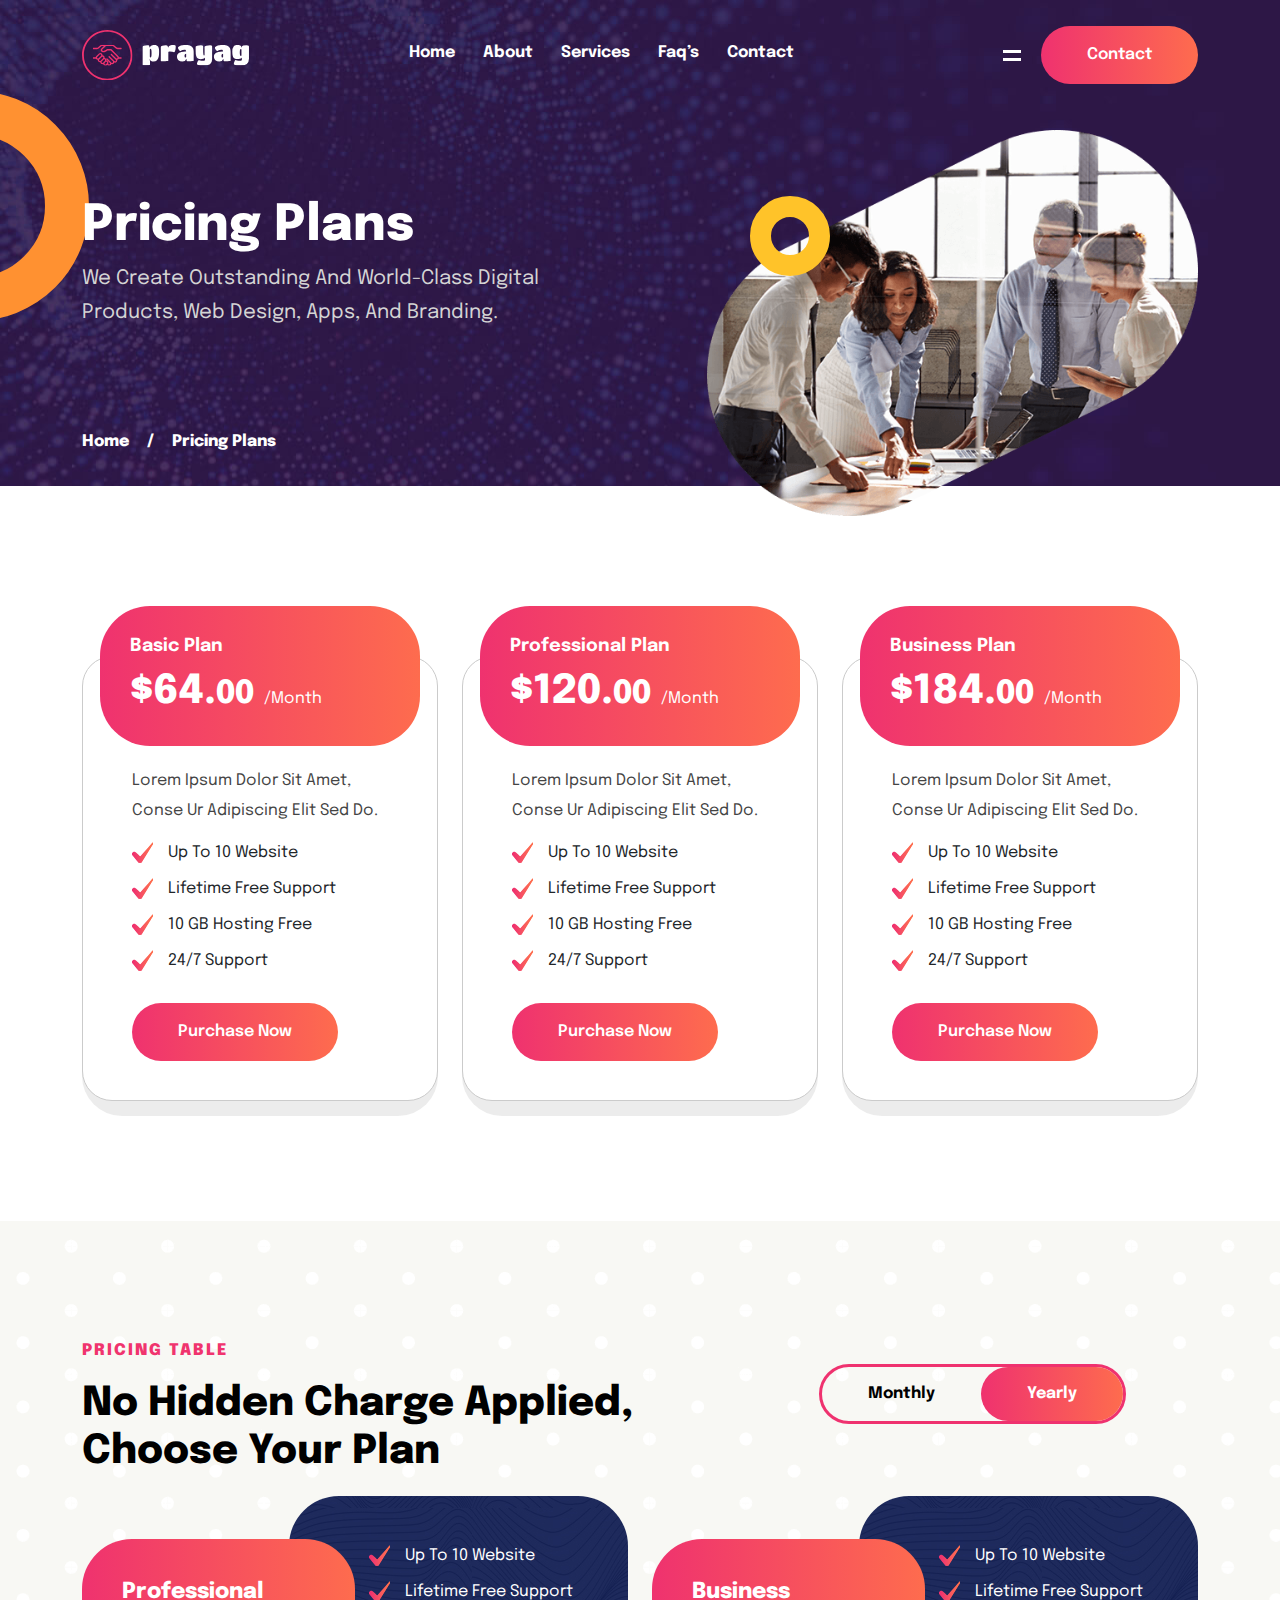
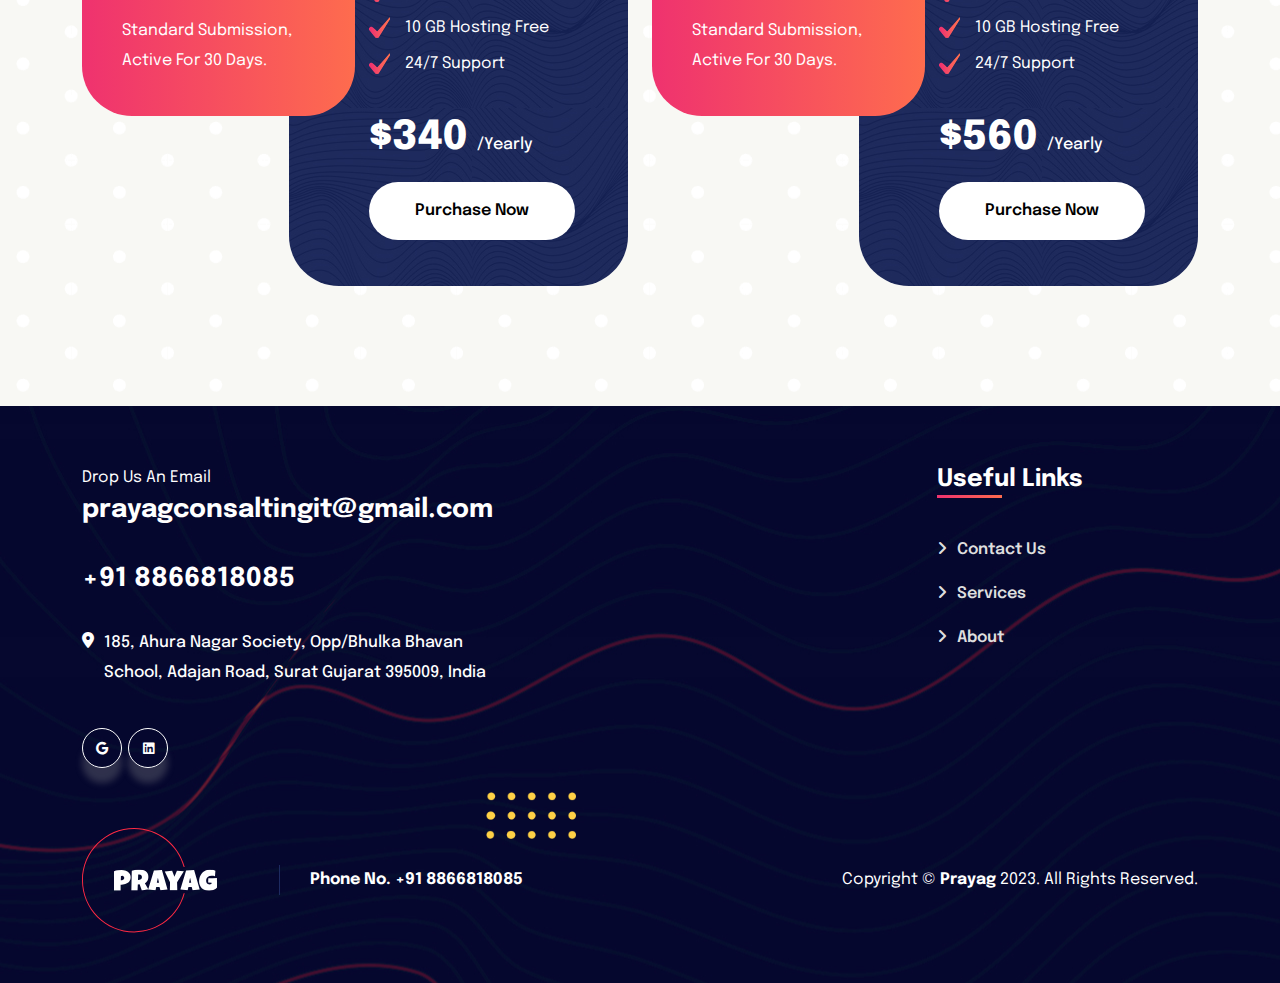
<file: pricing-plans.html>
<!DOCTYPE html>
<html lang="zxx">
  <head>
    <meta charset="utf-8" />
    <meta name="viewport" content="width=device-width, initial-scale=1.0" />
    <title>Prayag - Pricing Plans</title>
    <link rel="icon" href="assets/img/favicone.png" />
    <!-- CSS only -->
    <link
      rel="stylesheet"
      type="text/css"
      href="assets/css/bootstrap.min.css"
    />
    <link rel="stylesheet" href="assets/css/owl.carousel.min.css" />
    <link rel="stylesheet" href="assets/css/owl.theme.default.min.css" />
    <!-- fancybox -->
    <link rel="stylesheet" href="assets/css/jquery.fancybox.min.css" />
    <link rel="stylesheet" href="assets/css/fontawesome.min.css" />
    <link rel="stylesheet" href="assets/css/slick.css" />
    <link rel="stylesheet" href="assets/css/slick-theme.css" />
    <!-- style -->
    <link rel="stylesheet" href="assets/css/style.css" />
    <!-- responsive -->
    <link rel="stylesheet" href="assets/css/responsive.css" />
    <!-- color -->
    <link rel="stylesheet" href="assets/css/color.css" />
    <script src="assets/js/jquery-3.6.0.min.js"></script>
    <script src="assets/js/preloader.js"></script>
  </head>
  <body>
    <!-- loader -->
    <div class="preloader">
      <div class="loader4"></div>
    </div>
    <!-- loader end -->
    <header class="topnav">
      <div class="container">
        <div class="header-bar">
          <a href="index.html">
            <svg class="logo-img" viewBox="0 0 619.0461428952788 187.2212837560678" height="119.61913179019129" width="395.52"><g transform="matrix(1,0,0,1,223.52614289527867,55.16448561986824)"><svg viewBox="0 0 395.52000000000004 76.89231251633133" height="76.89231251633133" width="395.52000000000004"><g id="textblocktransform"><svg viewBox="0 0 395.52000000000004 76.89231251633133" height="76.89231251633133" width="395.52000000000004" id="textblock"><g><svg viewBox="0 0 395.52000000000004 76.89231251633133" height="76.89231251633133" width="395.52000000000004"><g transform="matrix(1,0,0,1,0,0)"><svg width="395.52000000000004" viewBox="1.75 -29.450000762939453 191.33999633789062 37.20000076293945" height="76.89231251633133" data-palette-color="#ffffff"><g class="wordmark-text-0" data-fill-palette-color="primary" id="text-0"><path d="M1.75 6.05L1.75 6.05 1.75-25.75Q1.75-26.8 4.55-27.9 7.35-29 10.6-29L10.6-29Q12.1-29 12.95-28.65 13.8-28.3 14-27.95L14-27.95Q14.2-27.6 14.75-24.95L14.75-24.95 15.15-24.95Q15.25-25.4 16.05-26.35 16.85-27.3 17.68-27.9 18.5-28.5 20.05-28.98 21.6-29.45 23.68-29.45 25.75-29.45 27.45-28.53 29.15-27.6 29.98-26.38 30.8-25.15 31.28-23.28 31.75-21.4 31.83-20.28 31.9-19.15 31.9-17.03 31.9-14.9 31.75-12.83 31.6-10.75 31.2-8.6 30.8-6.45 30.05-4.9 29.3-3.35 28.15-2.1L28.15-2.1Q25.85 0.4 21.4 0.4L21.4 0.4Q19.8 0.4 18.57-0.08 17.35-0.55 16.75-1.2L16.75-1.2Q15.5-2.55 15.3-3.6L15.3-3.6 15.25-4.1 14.85-4.1 15.55 0.4 15.55 6.05Q15.55 6.6 12.68 6.93 9.8 7.25 6.78 7.25 3.75 7.25 2.75 6.98 1.75 6.7 1.75 6.05ZM18.35-14.65Q18.35-18.9 17.9-20.6 17.45-22.3 16.55-22.3 15.65-22.3 15.25-21.3L15.25-21.3 15.25-8.2Q15.25-6.9 16.6-6.9L16.6-6.9Q18.35-6.9 18.35-14.65L18.35-14.65ZM48.4-15.8L48.4-15.8 48.4-1.2Q48.4-0.65 45.57-0.33 42.75 0 39.72 0 36.7 0 35.8-0.28 34.9-0.55 34.9-1.2L34.9-1.2 34.9-25.85Q34.9-26.8 37.67-27.9 40.45-29 43.72-29 47-29 47.4-27.2L47.4-27.2 47.9-24.9 48.25-24.9Q48.95-26.8 51.6-28.13 54.25-29.45 56.9-29.45 59.55-29.45 60.62-28.6 61.7-27.75 61.7-26.43 61.7-25.1 61.5-23.05 61.3-21 60.52-18.6 59.75-16.2 58.5-16.2L58.5-16.2Q58-16.2 55.35-16.95 52.7-17.7 50.97-17.7 49.25-17.7 48.82-17.2 48.4-16.7 48.4-15.8ZM73.7 0.45L73.7 0.45Q69.15 0.45 66.55-1.7L66.55-1.7Q65.5-2.6 64.72-4.35 63.95-6.1 63.95-8.45 63.95-10.8 65.07-12.55 66.2-14.3 67.8-15.25 69.4-16.2 71.55-16.8L71.55-16.8Q74.8-17.65 78.7-17.65L78.7-17.65 80.35-17.65Q80.35-19.7 78.95-20.55L78.95-20.55Q78.35-20.9 77.12-20.9 75.9-20.9 74.17-20.25 72.45-19.6 71.3-18.93 70.15-18.25 69.75-18.25L69.75-18.25Q68.85-18.25 67.3-20.63 65.75-23 65.75-24.95L65.75-24.95Q65.75-25.6 67.6-26.65 69.45-27.7 72.82-28.58 76.2-29.45 79.4-29.45 82.6-29.45 84.92-28.93 87.25-28.4 88.72-27.65 90.2-26.9 91.22-25.65 92.25-24.4 92.77-23.4 93.3-22.4 93.55-20.8L93.55-20.8Q93.9-18.95 93.9-16.25L93.9-16.25 93.9-1.2Q93.9-0.65 91.22-0.33 88.55 0 85.92 0 83.3 0 82.52-0.15 81.75-0.3 81.6-0.5 81.45-0.7 81.35-1.2L81.35-1.2 80.95-4.05 80.55-4.05Q79.3 0.45 73.7 0.45ZM80.4-7.85L80.4-7.85 80.4-13.7Q79.1-13.7 78.3-12.6 77.5-11.5 77.5-10.1L77.5-10.1Q77.5-6.8 79-6.8L79-6.8Q79.65-6.8 80.02-7.13 80.4-7.45 80.4-7.85ZM114.24-3.25L114.24-3.25 114.24-6.2 113.84-6.2Q113.59-5.95 113.09-5.55 112.59-5.15 110.74-4.5 108.89-3.85 106.62-3.85 104.34-3.85 102.62-4.58 100.89-5.3 99.89-6.53 98.89-7.75 98.34-9.8L98.34-9.8Q97.39-13.05 97.39-19L97.39-19 97.39-25.9Q97.39-26.95 100.34-27.98 103.29-29 106.54-29L106.54-29Q110.89-29 110.89-26.75L110.89-26.75 110.89-20.45Q110.89-10.45 112.49-10.45L112.49-10.45Q113.44-10.45 113.44-11.8L113.44-11.8 113.44-25.9Q113.44-26.95 116.59-27.98 119.74-29 123.34-29 126.94-29 126.94-27.05L126.94-27.05 126.94-3.4Q126.94 7.75 111.84 7.75L111.84 7.75Q103.89 7.75 101.04 6.2L101.04 6.2Q99.79 5.5 99.79 4.75L99.79 4.75Q99.79 3.55 100.79 0.73 101.79-2.1 102.64-2.1L102.64-2.1Q102.84-2.1 104.04-1.8L104.04-1.8Q107.74-0.8 110.22-0.8 112.69-0.8 113.47-1.35 114.24-1.9 114.24-3.25ZM139.94 0.45L139.94 0.45Q135.39 0.45 132.79-1.7L132.79-1.7Q131.74-2.6 130.97-4.35 130.19-6.1 130.19-8.45 130.19-10.8 131.32-12.55 132.44-14.3 134.04-15.25 135.64-16.2 137.79-16.8L137.79-16.8Q141.04-17.65 144.94-17.65L144.94-17.65 146.59-17.65Q146.59-19.7 145.19-20.55L145.19-20.55Q144.59-20.9 143.37-20.9 142.14-20.9 140.42-20.25 138.69-19.6 137.54-18.93 136.39-18.25 135.99-18.25L135.99-18.25Q135.09-18.25 133.54-20.63 131.99-23 131.99-24.95L131.99-24.95Q131.99-25.6 133.84-26.65 135.69-27.7 139.07-28.58 142.44-29.45 145.64-29.45 148.84-29.45 151.17-28.93 153.49-28.4 154.97-27.65 156.44-26.9 157.47-25.65 158.49-24.4 159.02-23.4 159.54-22.4 159.79-20.8L159.79-20.8Q160.14-18.95 160.14-16.25L160.14-16.25 160.14-1.2Q160.14-0.65 157.47-0.33 154.79 0 152.17 0 149.54 0 148.77-0.15 147.99-0.3 147.84-0.5 147.69-0.7 147.59-1.2L147.59-1.2 147.19-4.05 146.79-4.05Q145.54 0.45 139.94 0.45ZM146.64-7.85L146.64-7.85 146.64-13.7Q145.34-13.7 144.54-12.6 143.74-11.5 143.74-10.1L143.74-10.1Q143.74-6.8 145.24-6.8L145.24-6.8Q145.89-6.8 146.27-7.13 146.64-7.45 146.64-7.85ZM180.34-3.3L180.34-3.3 180.34-6.2 179.94-6.2Q179.74-5.95 179.24-5.58 178.74-5.2 176.76-4.55 174.79-3.9 172.31-3.9 169.84-3.9 168.14-4.65 166.44-5.4 165.49-6.53 164.54-7.65 163.99-9.55L163.99-9.55Q163.14-12.5 163.14-17.55L163.14-17.55Q163.14-23.35 165.59-26.45L165.59-26.45Q166.54-27.7 168.41-28.58 170.29-29.45 172.44-29.45 174.59-29.45 175.99-28.98 177.39-28.5 178.09-27.85L178.09-27.85Q179.49-26.45 179.69-25.4L179.69-25.4 179.74-24.95 180.14-24.95 180.59-26.9Q181.09-29 188.49-29L188.49-29Q191.79-29 192.49-28L192.49-28Q192.89-27.4 192.99-26.88 193.09-26.35 193.09-25.3L193.09-25.3 193.09-4.35Q193.09 1.55 189.24 4.65 185.39 7.75 177.94 7.75L177.94 7.75Q170.04 7.75 167.19 6.2L167.19 6.2Q165.94 5.5 165.94 4.75L165.94 4.75Q165.94 3.55 166.91 0.7 167.89-2.15 168.74-2.15L168.74-2.15Q168.94-2.15 170.14-1.8L170.14-1.8Q173.94-0.8 176.31-0.8 178.69-0.8 179.51-1.4 180.34-2 180.34-3.3ZM178.34-9.6L178.34-9.6Q178.89-9.6 179.24-10 179.59-10.4 179.59-10.9L179.59-10.9 179.59-21.2Q179.39-22.25 178.49-22.25L178.49-22.25Q176.59-22.25 176.59-16L176.59-16Q176.59-13.1 177.06-11.35 177.54-9.6 178.34-9.6Z" fill="#ffffff" data-fill-palette-color="primary"></path></g></svg></g></svg></g></svg></g></svg></g><g><svg viewBox="0 0 187.2212837560678 187.2212837560678" height="187.2212837560678" width="187.2212837560678"><g><svg></svg></g><g id="icon-0"><svg viewBox="0 0 187.2212837560678 187.2212837560678" height="187.2212837560678" width="187.2212837560678"><g><path d="M0 93.611c0-51.7 41.911-93.611 93.611-93.611 51.7 0 93.611 41.911 93.61 93.611 0 51.7-41.911 93.611-93.61 93.61-51.7 0-93.611-41.911-93.611-93.61zM93.611 180.287c47.87 0 86.676-38.806 86.676-86.676 0-47.87-38.806-86.676-86.676-86.677-47.87 0-86.676 38.806-86.677 86.677 0 47.87 38.806 86.676 86.677 86.676z" data-fill-palette-color="accent" fill="#ef326f" stroke="transparent"></path></g><g transform="matrix(1,0,0,1,39.438335719761156,54.562653457146034)"><svg viewBox="0 0 108.3446123165455 78.09597684177574" height="78.09597684177574" width="108.3446123165455"><g><svg xmlns="http://www.w3.org/2000/svg" xmlns:xlink="http://www.w3.org/1999/xlink" version="1.1" x="0" y="0" viewBox="10.466998100280762 21.505008697509766 79.06649780273438 56.99199295043945" enable-background="new 0 0 100 100" xml:space="preserve" height="78.09597684177574" width="108.3446123165455" class="icon-symbol-0" data-fill-palette-color="accent" id="symbol-0"><path d="M87.785 55.537h-6.312c-0.191-1.225-0.74-2.402-1.682-3.346L61.48 33.88c-0.34-0.34-0.799-0.53-1.279-0.53H49.562c-1.031 0-1.671 0.942-2.378 1.56-0.8 0.697-1.655 1.336-2.571 1.873-1.273 0.746-2.682 1.304-4.156 1.476-0.77 0.09-1.566 0.079-2.324-0.099-1.824-0.43-3.116-1.998-1.525-3.586l8.546-8.546c0.56-0.56 1.181-0.906 2.55-0.906h17.051c1 0 2.051 1.046 2.75 1.646 1.113 0.955 2.154 1.992 3.238 2.98 1.98 1.807 4.371 3.857 7.209 3.857h9.834c2.33 0 2.33-3.616 0-3.616h-9.834c-1.061 0-2.07-0.712-2.881-1.32-1.215-0.911-2.309-1.975-3.412-3.013-1.859-1.746-4.148-4.15-6.904-4.15H47.713c-0.004 0-0.007-0.001-0.01-0.001H35.248c-2.756 0-5.045 2.404-6.904 4.151-1.025 0.963-2.041 1.945-3.15 2.812-0.872 0.682-1.979 1.521-3.143 1.521h-9.834c-2.332 0-2.332 3.616 0 3.616h9.834c2.838 0 5.229-2.051 7.209-3.857 1.084-0.988 2.125-2.025 3.238-2.98 0.699-0.601 1.749-1.646 2.75-1.646h5.699l-6.896 6.896c-1.603 1.602-2.371 3.951-1.426 6.1 0.876 1.99 2.888 3.195 4.952 3.624 4.701 0.975 9.403-1.657 12.718-4.774h9.158l17.781 17.782c2.227 2.227-1.219 5.68-3.447 3.459L62.328 46.749c-1.648-1.651-4.205 0.908-2.557 2.557l13.037 13.037c2.229 2.229-1.221 5.689-3.449 3.459L56.316 52.76c-1.646-1.65-4.205 0.908-2.557 2.557l11.207 11.207c1.506 1.506 0.418 4.176-1.721 4.174-0.652 0-1.266-0.254-1.727-0.717h-0.002L50.307 58.77c-1.648-1.65-4.205 0.908-2.557 2.557l9.389 9.389c2.217 2.234-1.234 5.672-3.459 3.447l-1.227-1.225c1.967-3.758-0.553-8.445-4.797-8.814 0.282-3.053-1.806-5.883-4.829-6.461 0.841-3.631-1.851-7.237-5.589-7.405 0.268-5.426-6.473-8.374-10.296-4.552l-6.484 6.486c-0.941 0.943-1.491 2.121-1.682 3.346h-6.56c-2.332 0-2.332 3.615 0 3.615h7.119c0.926 1.877 2.734 3.158 4.828 3.354-0.362 3.861 3.006 7.08 6.84 6.543 0.49 3.756 4.43 6.17 7.998 4.918 0.669 2.646 3.115 4.529 5.842 4.529 1.617 0 3.139-0.633 4.283-1.777l0.998-0.998 0.998 0.998c3.242 3.246 8.986 1.705 10.121-2.752 3.297 1.15 6.986-0.797 7.861-4.191 4.59 1.625 9.121-2.785 7.76-7.414 1.785-0.408 3.238-1.57 4.049-3.209h6.871C90.115 59.152 90.115 55.537 87.785 55.537zM23.014 58.203c-0.951-0.951-0.951-2.502 0.002-3.455l6.484-6.485c2.23-2.229 5.681 1.225 3.453 3.454l-6.49 6.49C25.541 59.125 23.934 59.123 23.014 58.203L23.014 58.203zM28.438 64.801c-0.953-0.953-0.953-2.502 0-3.455 0 0 6.777-6.775 6.781-6.779 2.229-2.227 5.682 1.225 3.453 3.453l-6.781 6.781C30.938 65.754 29.391 65.752 28.438 64.801L28.438 64.801zM38.73 69.98c-0.463 0.463-1.076 0.717-1.727 0.717h-0.001c-2.13 0-3.233-2.664-1.726-4.168 0.001-0.002 4.656-4.656 4.659-4.66 2.228-2.229 5.679 1.225 3.452 3.453C43.385 65.326 38.733 69.977 38.73 69.98zM46.568 74.164c-2.219 2.223-5.659-1.207-3.465-3.441l2.297-2.295c0.455-0.457 1.08-0.715 1.725-0.715 2.14 0 3.227 2.666 1.723 4.17C48.845 71.887 46.568 74.164 46.568 74.164z" fill="#ef326f" data-fill-palette-color="accent"></path></svg></g></svg></g></svg></g></svg></g></svg>
          </a>
          <nav class="navbar">
            <ul class="navbar-links">
              <li class="navbar-dropdown has-children">
                <a href="index.html">home</a>
              </li>
              <li class="navbar-dropdown">
                <a href="about.html">About</a>
              </li>
              <li class="navbar-dropdown">
                <a href="services.html">Services</a>
              </li>

              <li class="navbar-dropdown">
                <a href="faqs.html">Faq’s</a>
              </li>

              <li class="navbar-dropdown">
                <a href="contact.html">contact</a>
              </li>
            </ul>
          </nav>
          <div class="pickup">
            <div class="menu-icon cursor-pointer">
              <span class="text"><span class="word">Menu</span></span>
              <span class="icon">
                <i></i>
                <i></i>
              </span>
            </div>
            <a href="https://api.whatsapp.com/send?phone=8866818085" class="btn"
              >contact</a
            >
          </div>

          <div class="bar-menu">
            <i class="fa-solid fa-bars"></i>
          </div>
        </div>
        <div
          class="mobile-nav hmburger-menu"
          id="mobile-nav"
          style="
            display: block;
            background-image: url(assets/img/background.png);
          "
        >
          <div class="res-log">
            <a href="index.html">
              <svg
              class="logo-img"
              viewBox="0 0 395.52 247.2"
              height="247.2"
              width="395.52"
            >
              <g transform="matrix(1,0,0,1,75.54432,98.33401223634586)">
                <svg
                  viewBox="0 0 244.43135999999998 50.531975527308276"
                  height="50.531975527308276"
                  width="244.43135999999998"
                >
                  <g>
                    <svg
                      viewBox="0 0 244.43135999999998 50.531975527308276"
                      height="50.531975527308276"
                      width="244.43135999999998"
                    >
                      <g>
                        <svg
                          viewBox="0 0 244.43135999999998 50.531975527308276"
                          height="50.531975527308276"
                          width="244.43135999999998"
                        >
                          <g>
                            <svg
                              viewBox="0 0 244.43135999999998 50.531975527308276"
                              height="50.531975527308276"
                              width="244.43135999999998"
                            >
                              <g id="textblocktransform">
                                <svg
                                  viewBox="0 0 244.43135999999998 50.531975527308276"
                                  height="50.531975527308276"
                                  width="244.43135999999998"
                                  id="textblock"
                                >
                                  <g>
                                    <svg
                                      viewBox="0 0 244.43135999999998 50.531975527308276"
                                      height="50.531975527308276"
                                      width="244.43135999999998"
                                    >
                                      <g transform="matrix(1,0,0,1,0,0)">
                                        <svg
                                          width="244.43135999999998"
                                          viewBox="1.3200000524520874 -35.790000915527344 174.76998901367188 36.130001068115234"
                                          height="50.531975527308276"
                                          data-palette-color="#ffffff"
                                        >
                                          <path
                                            d="M29.69-22.51L29.69-22.51Q29.69-20.14 28.98-18.31 28.27-16.48 27.04-15.1 25.81-13.72 24.15-12.78 22.49-11.84 20.59-11.24 18.7-10.64 16.67-10.36 14.65-10.08 12.7-10.06L12.7-10.06 12.7 0.34 1.32 0.34Q1.32-2.44 1.33-5.08 1.34-7.71 1.35-10.31 1.37-12.92 1.38-15.55 1.39-18.19 1.42-21L1.42-21Q1.46-23.97 1.44-26.95 1.42-29.93 1.56-32.96L1.56-32.96Q4.69-33.89 7.81-34.35 10.94-34.81 14.26-34.81L14.26-34.81Q16.14-34.81 18.02-34.51 19.9-34.2 21.62-33.54 23.34-32.89 24.82-31.9 26.29-30.91 27.37-29.54 28.44-28.17 29.06-26.42 29.69-24.66 29.69-22.51ZM18.85-21.68L18.85-21.68Q18.85-23.27 17.88-24.16 16.92-25.05 15.38-25.05L15.38-25.05Q14.87-25.05 14.32-24.96 13.77-24.88 13.28-24.76L13.28-24.76 12.99-17.63Q13.33-17.58 13.65-17.58 13.96-17.58 14.31-17.58L14.31-17.58Q15.19-17.58 16-17.87 16.82-18.16 17.46-18.71 18.09-19.26 18.47-20.01 18.85-20.75 18.85-21.68ZM59.69-23.54L59.69-23.54Q59.69-21.63 59.36-20.08 59.03-18.53 58.32-17.24 57.61-15.94 56.49-14.84 55.37-13.75 53.78-12.74L53.78-12.74 59.59-2.39 48.61-0.24 44.85-10.64 41.82-10.55 41.38-0.39 30.88-0.39Q31-5.96 31.11-11.47 31.22-16.99 31.37-22.56L31.37-22.56Q31.42-25.37 31.47-28.13 31.52-30.88 31.66-33.69L31.66-33.69Q33.37-34.33 35.03-34.74 36.69-35.16 38.36-35.39 40.04-35.62 41.76-35.71 43.48-35.79 45.29-35.79L45.29-35.79Q48.07-35.79 50.67-35.02 53.27-34.25 55.27-32.71 57.27-31.18 58.48-28.88 59.69-26.59 59.69-23.54ZM48.75-22.75L48.75-22.75Q48.75-23.78 48.47-24.63 48.19-25.49 47.64-26.11 47.09-26.73 46.27-27.09 45.46-27.44 44.36-27.44L44.36-27.44Q43.87-27.44 43.41-27.38 42.94-27.32 42.5-27.2L42.5-27.2 42.11-18.12 42.7-18.12Q43.75-18.12 44.83-18.38 45.92-18.65 46.79-19.21 47.65-19.78 48.2-20.65 48.75-21.53 48.75-22.75ZM82.64-34.96L92.16-2.1 80.05-0.54 78.58-6.05 73.02-6.05 71.8-0.54 59.35-1.76 69.06-34.28 82.64-34.96ZM74.04-13.53L77.7-13.53 75.85-22.02 74.04-13.53ZM108.07-33.89L119.79-33.06 108.32-14.31 108.66-0.49 96.11-0.49 96.4-14.21 87.47-32.32 99.92-33.89 103.83-23.34 108.07-33.89ZM137.15-34.96L146.67-2.1 134.56-0.54 133.1-6.05 127.53-6.05 126.31-0.54 113.86-1.76 123.57-34.28 137.15-34.96ZM128.55-13.53L132.22-13.53 130.36-22.02 128.55-13.53ZM175.79-21.39L176.09-5.47Q174.94-4.03 173.25-2.95 171.57-1.88 169.64-1.17 167.71-0.46 165.69-0.11 163.66 0.24 161.83 0.24L161.83 0.24Q158.29 0.24 155.31-0.95 152.33-2.15 150.17-4.28 148.01-6.42 146.79-9.38 145.57-12.33 145.57-15.82L145.57-15.82Q145.57-18.48 146.18-21 146.79-23.51 147.92-25.71 149.06-27.91 150.7-29.74 152.33-31.57 154.41-32.89 156.48-34.2 158.96-34.92 161.44-35.64 164.22-35.64L164.22-35.64Q165.27-35.64 166.47-35.56 167.66-35.47 168.85-35.27 170.03-35.06 171.15-34.69 172.28-34.33 173.21-33.79L173.21-33.79 172.52-24.46Q171.15-24.98 169.7-25.16 168.25-25.34 166.86-25.34L166.86-25.34Q164.9-25.34 163.21-24.82 161.51-24.29 160.25-23.27 159-22.24 158.26-20.7 157.53-19.17 157.53-17.14L157.53-17.14Q157.53-15.87 157.87-14.69 158.22-13.5 158.91-12.59 159.61-11.67 160.64-11.11 161.68-10.55 163.05-10.55L163.05-10.55Q163.98-10.55 164.97-10.79 165.95-11.04 166.66-11.62L166.66-11.62 166.76-13.53 160.9-13.62 161.19-20.95Q164.83-21.07 168.47-21.15 172.11-21.24 175.79-21.39L175.79-21.39Z"
                                            opacity="1"
                                            transform="matrix(1,0,0,1,0,0)"
                                            fill="#ffffff"
                                            class="wordmark-text-0"
                                            data-fill-palette-color="primary"
                                            id="text-0"
                                          ></path>
                                        </svg>
                                      </g>
                                    </svg>
                                  </g>
                                </svg>
                              </g>
                            </svg>
                          </g>
                        </svg>
                      </g>
                    </svg>
                  </g>
                </svg>
              </g>
              <g>
                <path
                  d="M0 123.6c0-68.262 55.338-123.6 123.6-123.6 57.473 0 105.785 39.228 119.62 92.369l-2.356 0c-13.779-51.869-61.058-90.091-117.264-90.09-67.004 0-121.321 54.317-121.321 121.321 0 67.004 54.317 121.321 121.321 121.321 56.206 0 103.485-38.221 117.264-90.09l2.356 0c-13.836 53.142-62.147 92.369-119.62 92.369-68.262 0-123.6-55.338-123.6-123.6z"
                  fill="#ff2a43"
                  stroke="transparent"
                  data-fill-palette-color="tertiary"
                ></path>
              </g>
            </svg>
            </a>
          </div>
          <ul>
            <li><a href="index.html">Home</a></li>
            <li><a href="about.html">about</a></li>
            <li><a href="services.html">Services</a></li>
            <li><a href="faqs.html">faqs</a></li>
            <li><a href="contact.html">Contact us</a></li>
          </ul>

            <li><a href="contact.html">Contact us</a></li>
          </ul>

          <div class="menu-sidebar-single-widget">
            <h5 class="menu-sidebar-title">Contact Info</h5>
            <div class="header-contact-info">
              <span
                ><i class="fa-solid fa-location-dot"></i>
                  185,ahura nagar soc., opp/bhulka bhavan school , B Adajan road
                  surat gujarat 395009 india
                </span
              >
              <span>
                <a href="mailto:prayagconsaltingit@gmail.com">
                  <i class="fa-solid fa-envelope"></i
                  >prayagconsaltingit@gmail.com
                </a>
              </span>
              <span
                ><a href="tel:+91 8866818085"
                  ><i class="fa-solid fa-phone"></i>+91 8866818085</a
                ></span
              >
            </div>
            <div class="social-profile">
              <a href="#"><i class="fa-brands fa-facebook-f"></i></a>
              <a href="#"><i class="fa-brands fa-twitter"></i></a>
              <a href="#"><i class="fa-brands fa-linkedin-in"></i></a>
              <a href="#"><i class="fa-brands fa-youtube"></i></a>
            </div>
          </div>

          <a href="JavaScript:void(0)" id="res-cross"
            ><i class="fa-regular fa-circle-xmark"></i
          ></a>
        </div>
      </div>
      <div class="hamenu valign">
        <div class="container">
          <div class="row">
            <div class="col-lg-8 valign">
              <div class="cont-info two">
                <div class="about-prayag bottom">
                  <img src="assets/img/about-immg.jpg" alt="about-immg" />
                  <h4>About Prayag Company</h4>
                  <p>
                    The IT company is a leading provider of innovative
                    technology solutions. With expertise in software
                    development, cybersecurity, and IT consulting, they empower
                    businesses to thrive in the digital era.
                  </p>
                </div>
              </div>
            </div>
            <div class="col-lg-4 valign">
              <div class="cont-info">
                <div class="item mb-50">
                  <h6 class="text-u fw-600 mb-20">HOW TO CONNECT</h6>
                  <p class="fw-400 fz-18">
                    <a href="https://api.whatsapp.com/send?phone=8866818085"
                      >+91 8866818085</a
                    >
                  </p>
                  <p class="fw-400 fz-18">
                    <a  class="email-i" href="mailto:prayagconsaltingit@gmail.com"
                      >prayagconsaltingit@gmail.com</a
                    >
                  </p>
                </div>
                <div class="bottom">
                  <h6 class="text-u fw-600 mb-20">Follow Us</h6>
                  <ul class="rest social-text d-flex fz-13">
                    <li>
                      <a href="mailto:prayagconsaltingit@gmail.com"
                        ><i class="fa-brands fa-google"></i
                      ></a>
                    </li>
                    <li>
                      <a
                        href="https://www.linkedin.com/company/prayag-it-consulting"
                        ><i class="fa-brands fa-linkedin"></i
                      ></a>
                    </li>
                  </ul>
                </div>
              </div>
            </div>
          </div>
        </div>
      </div>
    </header>
    <section
      class="bannr"
      style="background-image: url(assets/img/hero-three.jpg)"
    >
      <div class="container">
        <div class="row align-items-end">
          <div class="col-lg-6">
            <div class="bannr-text">
              <h2>Pricing Plans</h2>
              <p>
                We create outstanding and world-class digital products, web
                design, apps, and branding.
              </p>
              <ol class="breadcrumb">
                <li class="breadcrumb-item">
                  <a href="index.html">Home</a>
                </li>
                <li class="breadcrumb-item active" aria-current="page">
                  Pricing Plans
                </li>
              </ol>
            </div>
          </div>
          <div class="col-lg-6">
            <div class="bannr-img">
              <img src="./assets/img/bannr.png" alt="imgs" />
            </div>
          </div>
        </div>
      </div>
    </section>
    <section class="gap">
      <div class="container">
        <div class="row">
          <div class="col-lg-4 col-md-6">
            <div
              class="pricing-two"
              style="background-image: url(assets/img/background-p.png)"
            >
              <div class="month">
                <h5>Basic Plan</h5>
                <h4>$64.<span>00</span><sub>/Month</sub></h4>
              </div>
              <div class="pricing-two-text">
                <p>
                  Lorem ipsum dolor sit amet, conse ur adipiscing elit sed do.
                </p>
                <ul class="list">
                  <li>
                    <img src="assets/img/check.png" alt="check" />Up to 10
                    Website
                  </li>
                  <li>
                    <img src="assets/img/check.png" alt="check" />Lifetime free
                    Support
                  </li>
                  <li>
                    <img src="assets/img/check.png" alt="check" />10 GB Hosting
                    free
                  </li>
                  <li>
                    <img src="assets/img/check.png" alt="check" />24/7 Support
                  </li>
                </ul>
                <a href="#" class="btn">Purchase Now</a>
              </div>
            </div>
          </div>
          <div class="col-lg-4 col-md-6">
            <div
              class="pricing-two"
              style="background-image: url(assets/img/background-p.png)"
            >
              <div class="month">
                <h5>Professional Plan</h5>
                <h4>$120.<span>00</span><sub>/Month</sub></h4>
              </div>
              <div class="pricing-two-text">
                <p>
                  Lorem ipsum dolor sit amet, conse ur adipiscing elit sed do.
                </p>
                <ul class="list">
                  <li>
                    <img src="assets/img/check.png" alt="check" />Up to 10
                    Website
                  </li>
                  <li>
                    <img src="assets/img/check.png" alt="check" />Lifetime free
                    Support
                  </li>
                  <li>
                    <img src="assets/img/check.png" alt="check" />10 GB Hosting
                    free
                  </li>
                  <li>
                    <img src="assets/img/check.png" alt="check" />24/7 Support
                  </li>
                </ul>
                <a href="#" class="btn">Purchase Now</a>
              </div>
            </div>
          </div>
          <div class="col-lg-4 col-md-6">
            <div
              class="pricing-two mb-0"
              style="background-image: url(assets/img/background-p.png)"
            >
              <div class="month">
                <h5>Business Plan</h5>
                <h4>$184.<span>00</span><sub>/Month</sub></h4>
              </div>
              <div class="pricing-two-text">
                <p>
                  Lorem ipsum dolor sit amet, conse ur adipiscing elit sed do.
                </p>
                <ul class="list">
                  <li>
                    <img src="assets/img/check.png" alt="check" />Up to 10
                    Website
                  </li>
                  <li>
                    <img src="assets/img/check.png" alt="check" />Lifetime free
                    Support
                  </li>
                  <li>
                    <img src="assets/img/check.png" alt="check" />10 GB Hosting
                    free
                  </li>
                  <li>
                    <img src="assets/img/check.png" alt="check" />24/7 Support
                  </li>
                </ul>
                <a href="#" class="btn">Purchase Now</a>
              </div>
            </div>
          </div>
        </div>
      </div>
    </section>
    <section
      class="gap blog-section"
      style="background-image: url(assets/img/background-1.png)"
    >
      <div class="container">
        <div class="row align-items-center">
          <div class="col-lg-7">
            <div class="heading two">
              <h6>PRICING TABLE</h6>
              <h2>No Hidden Charge Applied, Choose Your Plan</h2>
            </div>
          </div>
          <div class="col-lg-5">
            <div
              class="nav nav-pills"
              id="v-pills-tab"
              role="tablist"
              aria-orientation="vertical"
            >
              <button
                class="nav-link"
                id="v-pills-home-tab"
                data-bs-toggle="pill"
                data-bs-target="#v-pills-home"
                type="button"
                role="tab"
                aria-controls="v-pills-home"
                aria-selected="false"
              >
                Monthly
              </button>
              <button
                class="nav-link active"
                id="v-pills-profile-tab"
                data-bs-toggle="pill"
                data-bs-target="#v-pills-profile"
                type="button"
                role="tab"
                aria-controls="v-pills-profile"
                aria-selected="true"
              >
                Yearly
              </button>
            </div>
          </div>
        </div>
        <div class="tab-content" id="v-pills-tabContent">
          <div
            class="tab-pane fade"
            id="v-pills-home"
            role="tabpanel"
            aria-labelledby="v-pills-home-tab"
          >
            <div class="row">
              <div class="col-lg-6">
                <div class="pricing">
                  <div class="professional">
                    <h3>professional</h3>
                    <p>Standard submission, active for 30 days.</p>
                  </div>
                  <div
                    class="professional-text"
                    style="background-image: url(assets/img/background-p.png)"
                  >
                    <ul class="list">
                      <li>
                        <img src="assets/img/check.png" alt="check" />Up to 10
                        Website
                      </li>
                      <li>
                        <img src="assets/img/check.png" alt="check" />Lifetime
                        free Support
                      </li>
                      <li>
                        <img src="assets/img/check.png" alt="check" />10 GB
                        Hosting free
                      </li>
                      <li>
                        <img src="assets/img/check.png" alt="check" />24/7
                        Support
                      </li>
                    </ul>
                    <h4>$64 <span>/Month</span></h4>
                    <a href="#" class="btn">Purchase Now</a>
                  </div>
                </div>
              </div>
              <div class="col-lg-6">
                <div class="pricing">
                  <div class="professional">
                    <h3>Business</h3>
                    <p>Standard submission, active for 30 days.</p>
                  </div>
                  <div
                    class="professional-text"
                    style="background-image: url(assets/img/background-p.png)"
                  >
                    <ul class="list">
                      <li>
                        <img src="assets/img/check.png" alt="check" />Up to 10
                        Website
                      </li>
                      <li>
                        <img src="assets/img/check.png" alt="check" />Lifetime
                        free Support
                      </li>
                      <li>
                        <img src="assets/img/check.png" alt="check" />10 GB
                        Hosting free
                      </li>
                      <li>
                        <img src="assets/img/check.png" alt="check" />24/7
                        Support
                      </li>
                    </ul>
                    <h4>$112 <span>/Month</span></h4>
                    <a href="#" class="btn">Purchase Now</a>
                  </div>
                </div>
              </div>
            </div>
          </div>
          <div
            class="tab-pane fade active show"
            id="v-pills-profile"
            role="tabpanel"
            aria-labelledby="v-pills-profile-tab"
          >
            <div class="row">
              <div class="col-lg-6">
                <div class="pricing">
                  <div class="professional">
                    <h3>professional</h3>
                    <p>Standard submission, active for 30 days.</p>
                  </div>
                  <div
                    class="professional-text"
                    style="background-image: url(assets/img/background-p.png)"
                  >
                    <ul class="list">
                      <li>
                        <img src="assets/img/check.png" alt="check" />Up to 10
                        Website
                      </li>
                      <li>
                        <img src="assets/img/check.png" alt="check" />Lifetime
                        free Support
                      </li>
                      <li>
                        <img src="assets/img/check.png" alt="check" />10 GB
                        Hosting free
                      </li>
                      <li>
                        <img src="assets/img/check.png" alt="check" />24/7
                        Support
                      </li>
                    </ul>
                    <h4>$340 <span>/yearly</span></h4>
                    <a href="#" class="btn">Purchase Now</a>
                  </div>
                </div>
              </div>
              <div class="col-lg-6">
                <div class="pricing">
                  <div class="professional">
                    <h3>Business</h3>
                    <p>Standard submission, active for 30 days.</p>
                  </div>
                  <div
                    class="professional-text"
                    style="background-image: url(assets/img/background-p.png)"
                  >
                    <ul class="list">
                      <li>
                        <img src="assets/img/check.png" alt="check" />Up to 10
                        Website
                      </li>
                      <li>
                        <img src="assets/img/check.png" alt="check" />Lifetime
                        free Support
                      </li>
                      <li>
                        <img src="assets/img/check.png" alt="check" />10 GB
                        Hosting free
                      </li>
                      <li>
                        <img src="assets/img/check.png" alt="check" />24/7
                        Support
                      </li>
                    </ul>
                    <h4>$560 <span>/yearly</span></h4>
                    <a href="#" class="btn">Purchase Now</a>
                  </div>
                </div>
              </div>
            </div>
          </div>
        </div>
      </div>
    </section>
    <footer style="background-image: url(assets/img/footer.jpg)">
      <div class="container">
        <div class="row">
          <div class="col-lg-6">
            <div class="information">
              <span>Drop us an email</span>
              <a class="email-i" href="mailto:prayagconsaltingit@gmail.com"
                >prayagconsaltingit@gmail.com</a
              >
              <a href="https://api.whatsapp.com/send?phone=8866818085"
                >+91 8866818085</a
              >
              <div class="d-flex">
                <i class="fa-solid fa-location-dot"></i>
                <h6>
                  185, Ahura Nagar society, 
                  Opp/Bhulka Bhavan School, 
                  Adajan road,
                  Surat Gujarat 395009, 
                  India
                </h6>
              </div>
              <ul class="social-icon">
                <li>
                  <a href="mailto:prayagconsaltingit@gmail.com"
                    ><i class="fa-brands fa-google"></i
                  ></a>
                </li>
                <li>
                  <a
                    href="https://www.linkedin.com/company/prayag-it-consulting"
                    ><i class="fa-brands fa-linkedin"></i
                  ></a>
                </li>
              </ul>
            </div>
          </div>
          <div class="col-lg-3 col-md-6" style="margin-left: auto">
            <div class="footer-links">
              <h3>useful links</h3>
              <div class="boder"></div>
              <ul>
                <li>
                  <i class="fa-solid fa-angle-right"></i
                  ><a href="contact.html">Contact Us</a>
                </li>
                <li>
                  <i class="fa-solid fa-angle-right"></i
                  ><a href="services.html">Services</a>
                </li>
                <li>
                  <i class="fa-solid fa-angle-right"></i
                  ><a href="about.html">about</a>
                </li>
              </ul>
            </div>
          </div>
        </div>
        <div class="copyrights">
          <div class="d-flex align-items-center">
            <a href="index.html">
              <svg
              class="logo-img"
              viewBox="0 0 395.52 247.2"
              height="247.2"
              width="395.52"
            >
              <g transform="matrix(1,0,0,1,75.54432,98.33401223634586)">
                <svg
                  viewBox="0 0 244.43135999999998 50.531975527308276"
                  height="50.531975527308276"
                  width="244.43135999999998"
                >
                  <g>
                    <svg
                      viewBox="0 0 244.43135999999998 50.531975527308276"
                      height="50.531975527308276"
                      width="244.43135999999998"
                    >
                      <g>
                        <svg
                          viewBox="0 0 244.43135999999998 50.531975527308276"
                          height="50.531975527308276"
                          width="244.43135999999998"
                        >
                          <g>
                            <svg
                              viewBox="0 0 244.43135999999998 50.531975527308276"
                              height="50.531975527308276"
                              width="244.43135999999998"
                            >
                              <g id="textblocktransform">
                                <svg
                                  viewBox="0 0 244.43135999999998 50.531975527308276"
                                  height="50.531975527308276"
                                  width="244.43135999999998"
                                  id="textblock"
                                >
                                  <g>
                                    <svg
                                      viewBox="0 0 244.43135999999998 50.531975527308276"
                                      height="50.531975527308276"
                                      width="244.43135999999998"
                                    >
                                      <g transform="matrix(1,0,0,1,0,0)">
                                        <svg
                                          width="244.43135999999998"
                                          viewBox="1.3200000524520874 -35.790000915527344 174.76998901367188 36.130001068115234"
                                          height="50.531975527308276"
                                          data-palette-color="#ffffff"
                                        >
                                          <path
                                            d="M29.69-22.51L29.69-22.51Q29.69-20.14 28.98-18.31 28.27-16.48 27.04-15.1 25.81-13.72 24.15-12.78 22.49-11.84 20.59-11.24 18.7-10.64 16.67-10.36 14.65-10.08 12.7-10.06L12.7-10.06 12.7 0.34 1.32 0.34Q1.32-2.44 1.33-5.08 1.34-7.71 1.35-10.31 1.37-12.92 1.38-15.55 1.39-18.19 1.42-21L1.42-21Q1.46-23.97 1.44-26.95 1.42-29.93 1.56-32.96L1.56-32.96Q4.69-33.89 7.81-34.35 10.94-34.81 14.26-34.81L14.26-34.81Q16.14-34.81 18.02-34.51 19.9-34.2 21.62-33.54 23.34-32.89 24.82-31.9 26.29-30.91 27.37-29.54 28.44-28.17 29.06-26.42 29.69-24.66 29.69-22.51ZM18.85-21.68L18.85-21.68Q18.85-23.27 17.88-24.16 16.92-25.05 15.38-25.05L15.38-25.05Q14.87-25.05 14.32-24.96 13.77-24.88 13.28-24.76L13.28-24.76 12.99-17.63Q13.33-17.58 13.65-17.58 13.96-17.58 14.31-17.58L14.31-17.58Q15.19-17.58 16-17.87 16.82-18.16 17.46-18.71 18.09-19.26 18.47-20.01 18.85-20.75 18.85-21.68ZM59.69-23.54L59.69-23.54Q59.69-21.63 59.36-20.08 59.03-18.53 58.32-17.24 57.61-15.94 56.49-14.84 55.37-13.75 53.78-12.74L53.78-12.74 59.59-2.39 48.61-0.24 44.85-10.64 41.82-10.55 41.38-0.39 30.88-0.39Q31-5.96 31.11-11.47 31.22-16.99 31.37-22.56L31.37-22.56Q31.42-25.37 31.47-28.13 31.52-30.88 31.66-33.69L31.66-33.69Q33.37-34.33 35.03-34.74 36.69-35.16 38.36-35.39 40.04-35.62 41.76-35.71 43.48-35.79 45.29-35.79L45.29-35.79Q48.07-35.79 50.67-35.02 53.27-34.25 55.27-32.71 57.27-31.18 58.48-28.88 59.69-26.59 59.69-23.54ZM48.75-22.75L48.75-22.75Q48.75-23.78 48.47-24.63 48.19-25.49 47.64-26.11 47.09-26.73 46.27-27.09 45.46-27.44 44.36-27.44L44.36-27.44Q43.87-27.44 43.41-27.38 42.94-27.32 42.5-27.2L42.5-27.2 42.11-18.12 42.7-18.12Q43.75-18.12 44.83-18.38 45.92-18.65 46.79-19.21 47.65-19.78 48.2-20.65 48.75-21.53 48.75-22.75ZM82.64-34.96L92.16-2.1 80.05-0.54 78.58-6.05 73.02-6.05 71.8-0.54 59.35-1.76 69.06-34.28 82.64-34.96ZM74.04-13.53L77.7-13.53 75.85-22.02 74.04-13.53ZM108.07-33.89L119.79-33.06 108.32-14.31 108.66-0.49 96.11-0.49 96.4-14.21 87.47-32.32 99.92-33.89 103.83-23.34 108.07-33.89ZM137.15-34.96L146.67-2.1 134.56-0.54 133.1-6.05 127.53-6.05 126.31-0.54 113.86-1.76 123.57-34.28 137.15-34.96ZM128.55-13.53L132.22-13.53 130.36-22.02 128.55-13.53ZM175.79-21.39L176.09-5.47Q174.94-4.03 173.25-2.95 171.57-1.88 169.64-1.17 167.71-0.46 165.69-0.11 163.66 0.24 161.83 0.24L161.83 0.24Q158.29 0.24 155.31-0.95 152.33-2.15 150.17-4.28 148.01-6.42 146.79-9.38 145.57-12.33 145.57-15.82L145.57-15.82Q145.57-18.48 146.18-21 146.79-23.51 147.92-25.71 149.06-27.91 150.7-29.74 152.33-31.57 154.41-32.89 156.48-34.2 158.96-34.92 161.44-35.64 164.22-35.64L164.22-35.64Q165.27-35.64 166.47-35.56 167.66-35.47 168.85-35.27 170.03-35.06 171.15-34.69 172.28-34.33 173.21-33.79L173.21-33.79 172.52-24.46Q171.15-24.98 169.7-25.16 168.25-25.34 166.86-25.34L166.86-25.34Q164.9-25.34 163.21-24.82 161.51-24.29 160.25-23.27 159-22.24 158.26-20.7 157.53-19.17 157.53-17.14L157.53-17.14Q157.53-15.87 157.87-14.69 158.22-13.5 158.91-12.59 159.61-11.67 160.64-11.11 161.68-10.55 163.05-10.55L163.05-10.55Q163.98-10.55 164.97-10.79 165.95-11.04 166.66-11.62L166.66-11.62 166.76-13.53 160.9-13.62 161.19-20.95Q164.83-21.07 168.47-21.15 172.11-21.24 175.79-21.39L175.79-21.39Z"
                                            opacity="1"
                                            transform="matrix(1,0,0,1,0,0)"
                                            fill="#ffffff"
                                            class="wordmark-text-0"
                                            data-fill-palette-color="primary"
                                            id="text-0"
                                          ></path>
                                        </svg>
                                      </g>
                                    </svg>
                                  </g>
                                </svg>
                              </g>
                            </svg>
                          </g>
                        </svg>
                      </g>
                    </svg>
                  </g>
                </svg>
              </g>
              <g>
                <path
                  d="M0 123.6c0-68.262 55.338-123.6 123.6-123.6 57.473 0 105.785 39.228 119.62 92.369l-2.356 0c-13.779-51.869-61.058-90.091-117.264-90.09-67.004 0-121.321 54.317-121.321 121.321 0 67.004 54.317 121.321 121.321 121.321 56.206 0 103.485-38.221 117.264-90.09l2.356 0c-13.836 53.142-62.147 92.369-119.62 92.369-68.262 0-123.6-55.338-123.6-123.6z"
                  fill="#ff2a43"
                  stroke="transparent"
                  data-fill-palette-color="tertiary"
                ></path>
              </g>
            </svg>
            </a>
            <div class="boder"></div>
            <span
              >Phone No. <a href="tel:88(9800)6802">+91 8866818085</a></span
            >
          </div>
          <p>Copyright © <a href="#">Prayag</a> 2023. All Rights Reserved.</p>
        </div>
      </div>

      <img src="assets/img/shaps-1.png" alt="dots-shaps" class="shaps-1" />
    </footer>
    <!-- progress -->
    <div id="progress">
      <span id="progress-value"><i class="fa-solid fa-up-long"></i></span>
    </div>
    <!-- progress end -->
    <script src="assets/js/bootstrap.min.js"></script>
    <script src="assets/js/owl.carousel.min.js"></script>
    <!-- fancybox -->
    <script src="assets/js/jquery.fancybox.min.js"></script>
    <script src="assets/js/slick.min.js"></script>
    <script src="assets/js/custom.js"></script>
  </body>
</html>
</file>
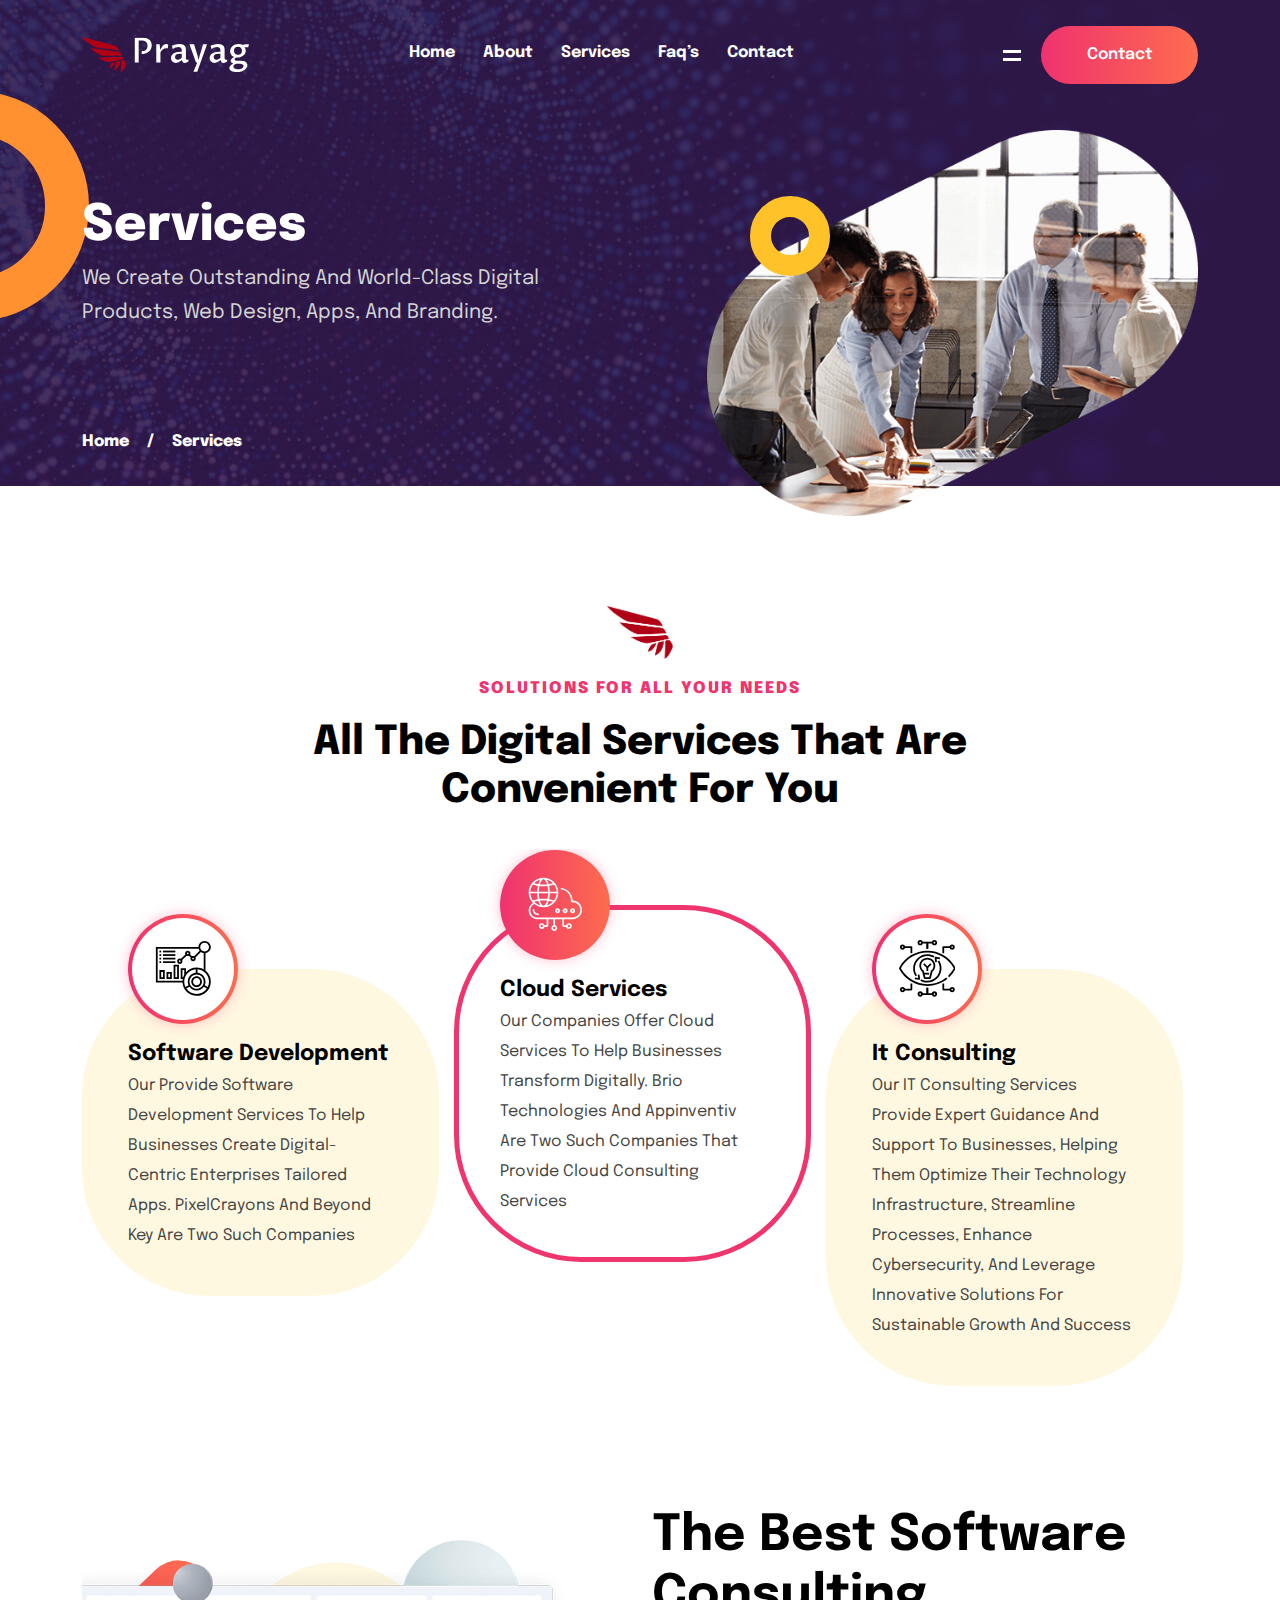
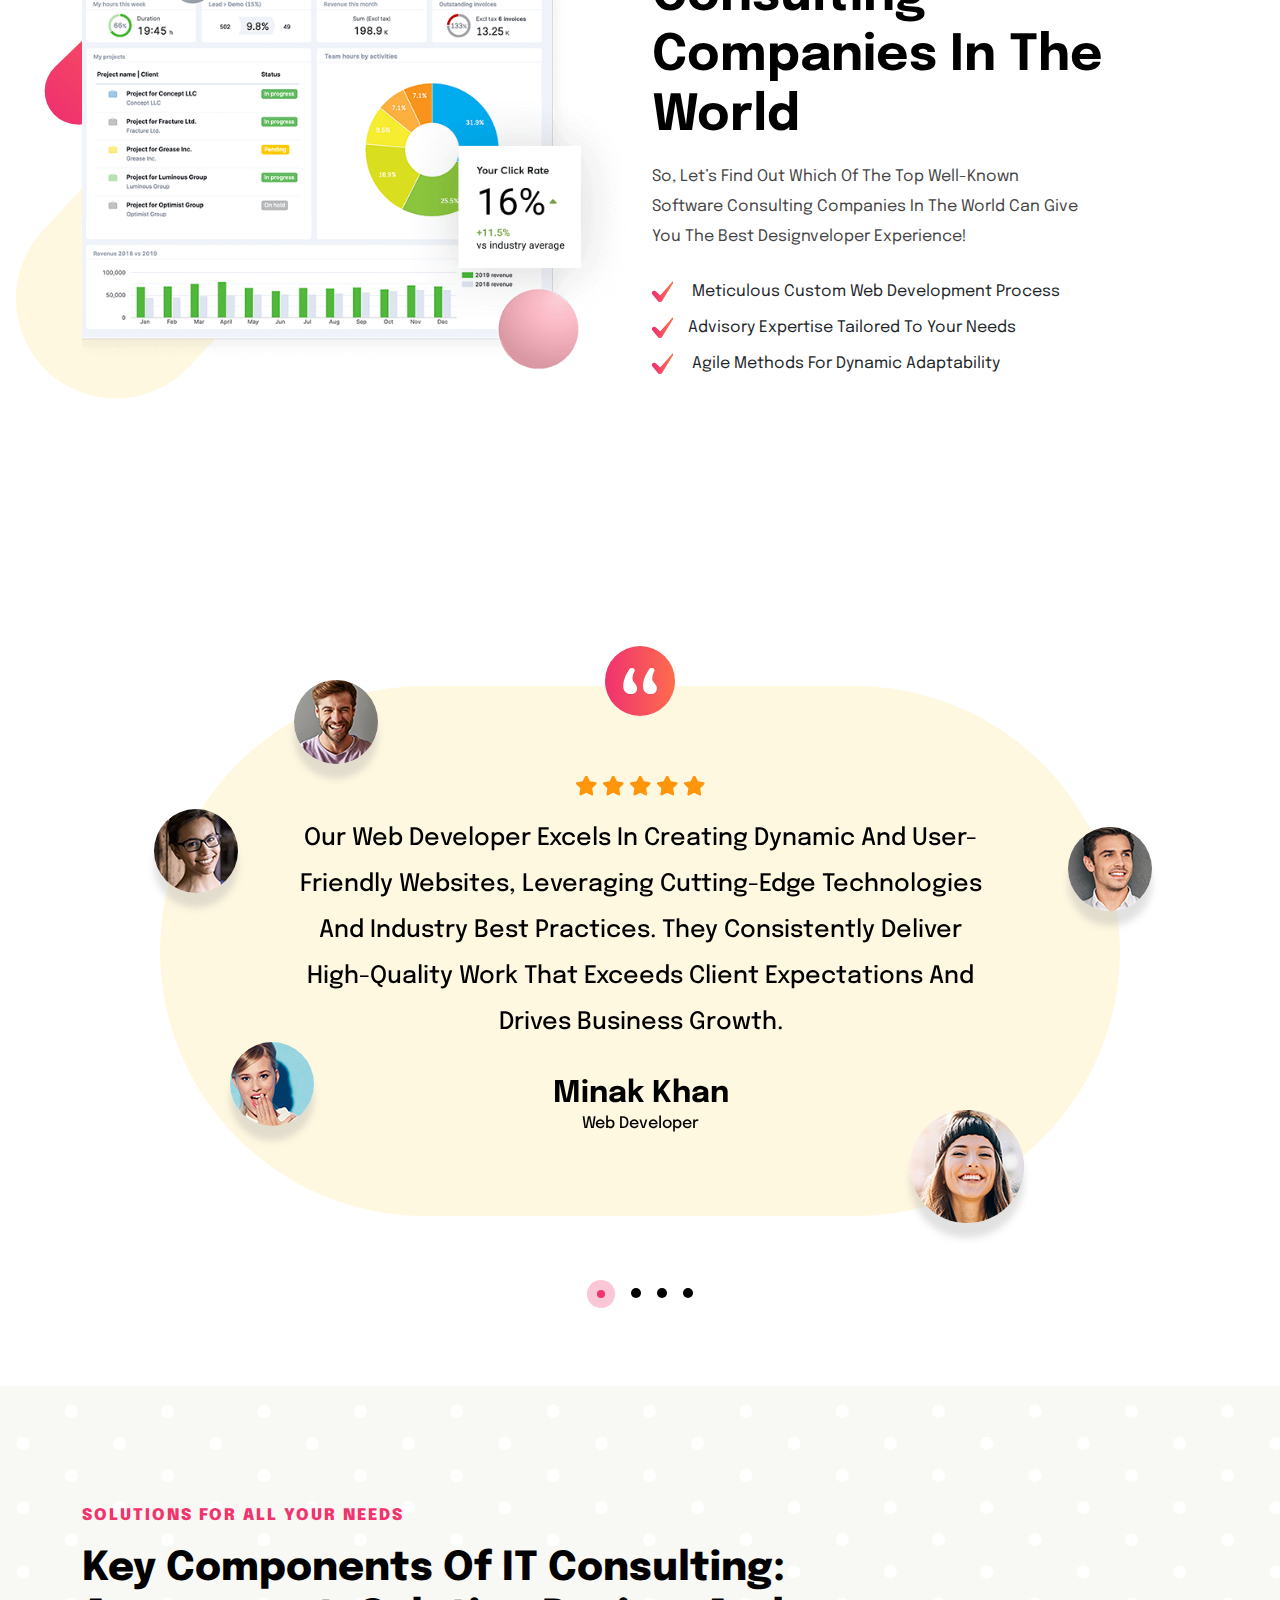
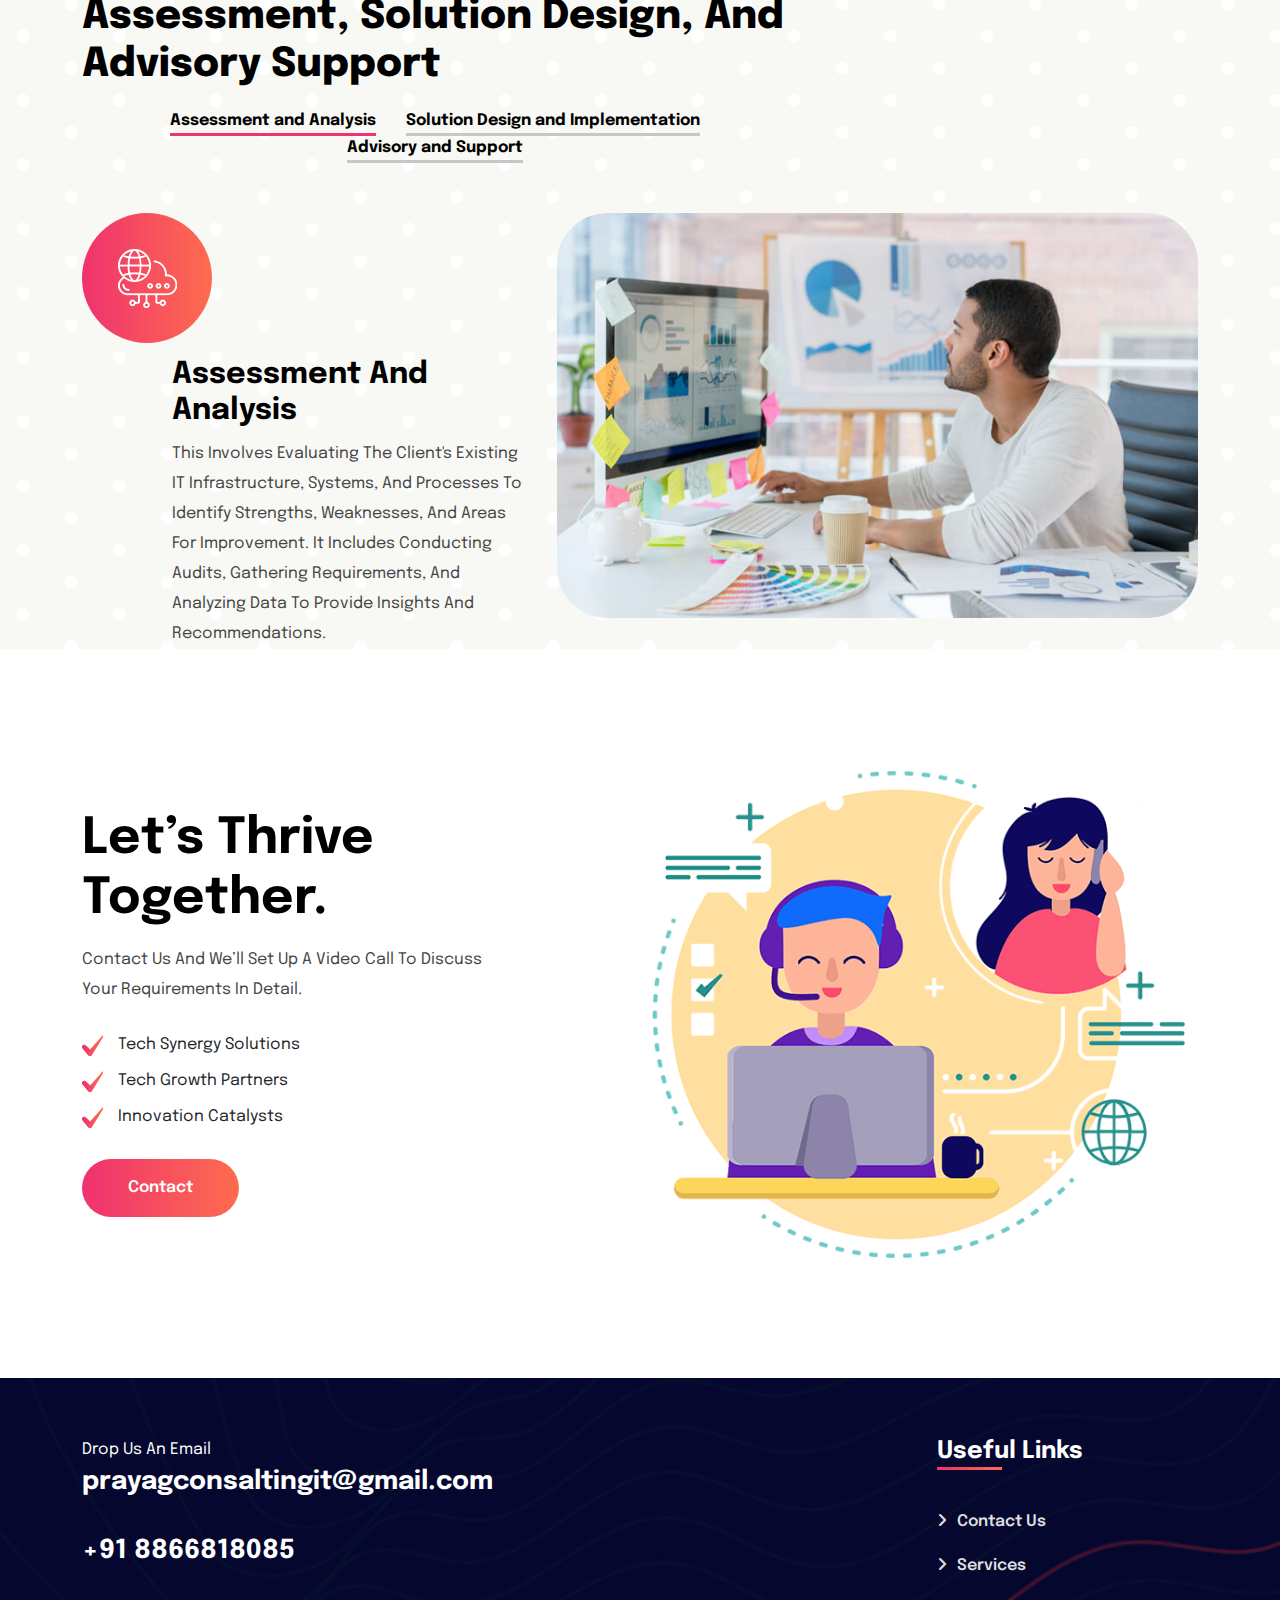
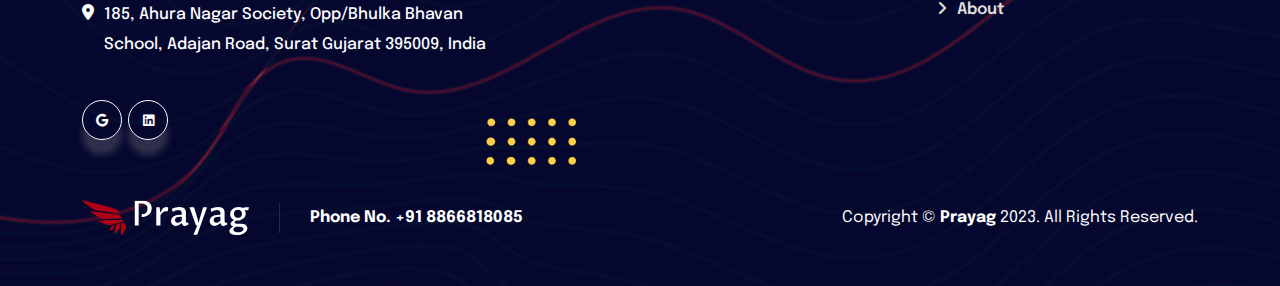
<file: services.html>
<!DOCTYPE html>
<html lang="zxx">
  <head>
    <meta charset="utf-8" />
    <meta name="viewport" content="width=device-width, initial-scale=1.0" />
    <title>Prayag - Services</title>
    <link rel="icon" href="assets/img/favicone.png" />
    <!-- CSS only -->
    <link
      rel="stylesheet"
      type="text/css"
      href="assets/css/bootstrap.min.css"
    />
    <link rel="stylesheet" href="assets/css/owl.carousel.min.css" />
    <link rel="stylesheet" href="assets/css/owl.theme.default.min.css" />
    <!-- fancybox -->
    <link rel="stylesheet" href="assets/css/jquery.fancybox.min.css" />
    <link rel="stylesheet" href="assets/css/fontawesome.min.css" />
    <link rel="stylesheet" href="assets/css/slick.css" />
    <link rel="stylesheet" href="assets/css/slick-theme.css" />
    <!-- style -->
    <link rel="stylesheet" href="assets/css/style.css" />
    <!-- responsive -->
    <link rel="stylesheet" href="assets/css/responsive.css" />
    <!-- color -->
    <link rel="stylesheet" href="assets/css/color.css" />
    <script src="assets/js/jquery-3.6.0.min.js"></script>
    <script src="assets/js/preloader.js"></script>
  </head>
  <body>
    <!-- loader -->
    <div class="preloader">
      <div class="loader4"></div>
    </div>
    <!-- loader end -->
    <header class="topnav">
      <div class="container">
        <div class="header-bar">
          <a href="index.html">
            <svg
              class="logo-img"
              viewBox="0 0 576.4159277463526 122.70715783032121"
              height="84.19811585498948"
              width="395.52"
            >
              <g
                transform="matrix(1,0,0,1,180.89592774635267,1.3606398578204733)"
              >
                <svg
                  viewBox="0 0 395.52 119.98587811468026"
                  height="119.98587811468026"
                  width="395.52"
                >
                  <g id="textblocktransform">
                    <svg
                      viewBox="0 0 395.52 119.98587811468026"
                      height="119.98587811468026"
                      width="395.52"
                      id="textblock"
                    >
                      <g>
                        <svg
                          viewBox="0 0 395.52 119.98587811468026"
                          height="119.98587811468026"
                          width="395.52"
                        >
                          <g transform="matrix(1,0,0,1,0,0)">
                            <svg
                              width="395.52"
                              viewBox="5.03000020980835 -35.77000045776367 162.6300048828125 49.34000015258789"
                              height="119.98587811468026"
                              data-palette-color="#ffffff"
                            >
                              <path
                                d="M11.08-31.47L11.08 0 5.03 0 5.03-35.77 15.82-35.77Q18.9-35.77 21.42-35.02 23.95-34.28 25.77-32.85 27.59-31.42 28.59-29.35 29.59-27.27 29.59-24.58L29.59-24.58Q29.59-21.7 28.49-19.43 27.39-17.16 25.59-15.59 23.78-14.01 21.46-13.17 19.14-12.33 16.72-12.33L16.72-12.33Q16.41-12.33 16.05-12.35 15.7-12.38 15.21-12.45L15.21-12.45 15.58-16.5Q15.94-16.46 16.26-16.44 16.58-16.43 16.85-16.43L16.85-16.43Q18.31-16.43 19.53-16.92 20.75-17.41 21.64-18.36 22.53-19.31 23.03-20.69 23.54-22.07 23.54-23.88L23.54-23.88Q23.54-25.88 22.95-27.32 22.36-28.76 21.25-29.69 20.14-30.62 18.57-31.04 16.99-31.47 15.01-31.47L15.01-31.47 11.08-31.47ZM36.06 0L36.06-25.88 40.84-25.88 41.67-18.16Q42.01-18.8 42.38-19.47 42.75-20.14 43.11-20.76 43.48-21.39 43.8-21.9 44.11-22.41 44.33-22.75L44.33-22.75Q44.85-23.51 45.49-24.18 46.14-24.85 46.9-25.33 47.65-25.81 48.53-26.09 49.41-26.37 50.44-26.37L50.44-26.37Q51.14-26.37 51.85-26.2 52.56-26.03 53.05-25.66L53.05-25.66 52.41-20.21Q51.98-20.34 51.39-20.37 50.8-20.41 50.34-20.41L50.34-20.41Q48.78-20.41 47.56-19.96 46.34-19.51 45.35-18.71 44.36-17.92 43.54-16.85 42.72-15.77 41.97-14.53L41.97-14.53 41.97 0 36.06 0ZM72.31-3.81L72.31-3.81Q71.67-3.27 70.78-2.53 69.89-1.78 68.81-1.11 67.72-0.44 66.44 0.02 65.16 0.49 63.74 0.49L63.74 0.49Q62.3 0.49 61.07-0.04 59.83-0.56 58.92-1.5 58-2.44 57.48-3.75 56.95-5.05 56.95-6.64L56.95-6.64Q56.95-8.3 57.62-9.89 58.3-11.47 59.87-12.72 61.45-13.96 64.03-14.73 66.62-15.5 70.43-15.5L70.43-15.5 72.21-15.5 72.21-17.5Q72.21-18.58 71.85-19.43 71.48-20.29 70.82-20.9 70.16-21.51 69.25-21.83 68.33-22.14 67.21-22.14L67.21-22.14Q66.33-22.14 65.33-21.94 64.33-21.73 63.35-21.36 62.37-21 61.45-20.5 60.52-20 59.79-19.41L59.79-19.41 59.35-19.65 58.22-23.75Q61.18-25.29 63.72-25.83 66.25-26.37 68.48-26.37L68.48-26.37Q70.77-26.37 72.57-25.9 74.36-25.44 75.61-24.48 76.85-23.51 77.5-22.03 78.14-20.56 78.14-18.53L78.14-18.53 78.14-6.57Q78.14-6.2 78.21-5.76 78.27-5.32 78.45-4.93 78.63-4.54 78.99-4.27 79.34-4 79.93-4L79.93-4Q80.27-4 80.76-4.1 81.25-4.2 81.73-4.42L81.73-4.42 81.73-1.49Q80.41-0.59 79.11-0.05 77.8 0.49 76.56 0.49L76.56 0.49Q75.58 0.49 74.87 0.12 74.16-0.24 73.68-0.84 73.19-1.44 72.86-2.21 72.53-2.98 72.31-3.81ZM72.21-6.96L72.21-12.62 70.67-12.62Q68.13-12.62 66.58-12.27 65.03-11.91 64.18-11.29 63.33-10.67 63.04-9.85 62.76-9.03 62.76-8.08L62.76-8.08Q62.76-7.08 63.06-6.32 63.35-5.57 63.85-5.05 64.35-4.54 65.03-4.27 65.72-4 66.5-4L66.5-4Q67.08-4 67.72-4.14 68.35-4.27 69.05-4.61 69.75-4.96 70.53-5.52 71.31-6.08 72.21-6.96L72.21-6.96ZM92.45 0L83.2-25.88 89.74-25.88 94.77-9.3 95.89-4.44 96.38-4.44 97.48-9.3 102.56-25.88 108.15-25.88 94.26 13.09 88.79 13.09 94.26 0 92.45 0ZM127.21-3.81L127.21-3.81Q126.58-3.27 125.69-2.53 124.79-1.78 123.71-1.11 122.62-0.44 121.34 0.02 120.06 0.49 118.64 0.49L118.64 0.49Q117.2 0.49 115.97-0.04 114.74-0.56 113.82-1.5 112.91-2.44 112.38-3.75 111.86-5.05 111.86-6.64L111.86-6.64Q111.86-8.3 112.53-9.89 113.2-11.47 114.77-12.72 116.35-13.96 118.94-14.73 121.52-15.5 125.33-15.5L125.33-15.5 127.11-15.5 127.11-17.5Q127.11-18.58 126.75-19.43 126.38-20.29 125.72-20.9 125.06-21.51 124.15-21.83 123.23-22.14 122.11-22.14L122.11-22.14Q121.23-22.14 120.23-21.94 119.23-21.73 118.25-21.36 117.28-21 116.35-20.5 115.42-20 114.69-19.41L114.69-19.41 114.25-19.65 113.12-23.75Q116.08-25.29 118.62-25.83 121.16-26.37 123.38-26.37L123.38-26.37Q125.67-26.37 127.47-25.9 129.26-25.44 130.51-24.48 131.75-23.51 132.4-22.03 133.05-20.56 133.05-18.53L133.05-18.53 133.05-6.57Q133.05-6.2 133.11-5.76 133.17-5.32 133.35-4.93 133.53-4.54 133.89-4.27 134.24-4 134.83-4L134.83-4Q135.17-4 135.66-4.1 136.15-4.2 136.64-4.42L136.64-4.42 136.64-1.49Q135.32-0.59 134.01-0.05 132.7 0.49 131.46 0.49L131.46 0.49Q130.48 0.49 129.78 0.12 129.07-0.24 128.58-0.84 128.09-1.44 127.76-2.21 127.43-2.98 127.21-3.81ZM127.11-6.96L127.11-12.62 125.58-12.62Q123.04-12.62 121.49-12.27 119.94-11.91 119.08-11.29 118.23-10.67 117.95-9.85 117.67-9.03 117.67-8.08L117.67-8.08Q117.67-7.08 117.96-6.32 118.25-5.57 118.75-5.05 119.25-4.54 119.94-4.27 120.62-4 121.4-4L121.4-4Q121.99-4 122.62-4.14 123.26-4.27 123.95-4.61 124.65-4.96 125.43-5.52 126.21-6.08 127.11-6.96L127.11-6.96ZM154.92 1.78L149.01 1.78Q148.45 2.1 147.84 2.51 147.23 2.93 146.7 3.43 146.18 3.93 145.84 4.53 145.5 5.13 145.5 5.81L145.5 5.81Q145.5 6.54 145.92 7.18 146.35 7.81 147.19 8.29 148.03 8.76 149.28 9.05 150.52 9.33 152.14 9.33L152.14 9.33Q153.99 9.33 155.43 8.96 156.87 8.59 157.86 7.97 158.85 7.35 159.36 6.54 159.88 5.74 159.88 4.86L159.88 4.86Q159.88 4.08 159.48 3.5 159.09 2.93 158.42 2.54 157.75 2.15 156.85 1.97 155.94 1.78 154.92 1.78L154.92 1.78ZM145.4 1.29L145.4 1.29Q143.71 0.71 142.65-0.26 141.59-1.22 141.59-2.54L141.59-2.54Q141.59-3.34 142.02-4.08 142.44-4.81 143.14-5.47 143.84-6.13 144.71-6.73 145.59-7.32 146.5-7.89L146.5-7.89Q144.98-8.54 143.92-9.45 142.86-10.35 142.19-11.43 141.52-12.5 141.21-13.7 140.91-14.89 140.91-16.11L140.91-16.11Q140.91-18.46 141.91-20.35 142.91-22.24 144.56-23.58 146.2-24.93 148.32-25.65 150.43-26.37 152.67-26.37L152.67-26.37Q154.36-26.37 155.99-25.95 157.63-25.54 158.75-24.83L158.75-24.83Q159.53-25.27 160.83-25.57 162.12-25.88 163.51-25.88L163.51-25.88 167.66-25.88 166.61-21.68 161.36-21.68Q161.51-21.53 161.8-21.11 162.1-20.68 162.37-20.04 162.63-19.41 162.84-18.59 163.05-17.77 163.05-16.85L163.05-16.85Q163.05-14.79 162.08-13.02 161.12-11.25 159.52-9.95 157.92-8.64 155.86-7.9 153.8-7.15 151.62-7.15L151.62-7.15Q151.16-7.15 150.7-7.19 150.23-7.23 149.74-7.28L149.74-7.28Q149.35-7.03 148.91-6.73 148.47-6.42 148.11-6.07 147.74-5.71 147.5-5.3 147.25-4.88 147.25-4.44L147.25-4.44Q147.25-3.69 147.94-3.22 148.62-2.76 149.82-2.76L149.82-2.76 156.41-2.76Q158.17-2.76 159.79-2.33 161.41-1.9 162.65-1.09 163.88-0.27 164.62 0.92 165.37 2.1 165.37 3.61L165.37 3.61Q165.37 5.3 164.4 7.07 163.44 8.84 161.56 10.29 159.68 11.74 156.92 12.66 154.16 13.57 150.57 13.57L150.57 13.57Q148.28 13.57 146.31 13.17 144.35 12.77 142.9 12.02 141.44 11.28 140.62 10.22 139.81 9.16 139.81 7.84L139.81 7.84Q139.81 6.67 140.42 5.66 141.03 4.66 141.91 3.83 142.79 3 143.74 2.37 144.69 1.73 145.4 1.29ZM146.35-16.89L146.35-16.89Q146.35-15.65 146.78-14.59 147.2-13.53 147.97-12.73 148.74-11.94 149.78-11.5 150.82-11.06 152.06-11.06L152.06-11.06Q153.23-11.06 154.26-11.46 155.29-11.87 156.04-12.6 156.8-13.33 157.24-14.37 157.68-15.41 157.68-16.67L157.68-16.67Q157.68-17.92 157.25-18.97 156.82-20.02 156.05-20.79 155.29-21.56 154.24-22 153.19-22.44 151.94-22.44L151.94-22.44Q150.77-22.44 149.76-22.05 148.74-21.66 147.99-20.94 147.23-20.21 146.79-19.19 146.35-18.16 146.35-16.89Z"
                                opacity="1"
                                transform="matrix(1,0,0,1,0,0)"
                                fill="#ffffff"
                                class="wordmark-text-0"
                                data-fill-palette-color="primary"
                                id="text-0"
                              ></path>
                            </svg>
                          </g>
                        </svg>
                      </g>
                    </svg>
                  </g>
                </svg>
              </g>
              <g>
                <svg
                  viewBox="0 0 152.5701415845514 122.70715783032121"
                  height="122.70715783032121"
                  width="152.5701415845514"
                >
                  <g>
                    <svg
                      xmlns="http://www.w3.org/2000/svg"
                      xmlns:xlink="http://www.w3.org/1999/xlink"
                      version="1.1"
                      x="0"
                      y="0"
                      viewBox="0 9.78600025177002 100.0003433227539 80.42699432373047"
                      enable-background="new 0 0 100 100"
                      xml:space="preserve"
                      width="152.5701415845514"
                      height="122.70715783032121"
                      class="icon-icon-0"
                      data-fill-palette-color="accent"
                      id="icon-0"
                    >
                      <path
                        d="M49.942 52.994c13.552-0.488 27.103-0.977 40.653-1.465-2.527-4.177-3.159-7.831-7.989-8.461-7.229-0.94-14.458-1.883-21.688-2.826-14.023-1.827-28.05-3.654-42.075-5.48C20.101 36.792 39.724 53.361 49.942 52.994z"
                        fill="#b00015"
                        data-fill-palette-color="accent"
                      ></path>
                      <path
                        d="M0 9.786c4.391 7.257 26.615 23.072 32.953 23.886 17.33 2.231 34.657 4.46 51.986 6.688-3.393-5.607-4.18-9.35-10.312-10.959-8.904-2.341-17.812-4.683-26.717-7.023C31.94 18.182 15.97 13.984 0 9.786z"
                        fill="#b00015"
                        data-fill-palette-color="accent"
                      ></path>
                      <path
                        d="M63.108 66.207c10.413-2.219 20.826-4.439 31.241-6.66-2.028-3.346-2.034-5.359-5.827-5.189-6.158 0.273-12.314 0.549-18.471 0.822-11.343 0.506-22.686 1.014-34.028 1.518C37.298 58.064 54.94 67.947 63.108 66.207z"
                        fill="#b00015"
                        data-fill-palette-color="accent"
                      ></path>
                      <path
                        d="M87.682 90.213c5.725-3.719 7.262-7.721 10.519-13.807 3.651-6.824 1.257-7.844-2.821-14.596-0.417-0.688-5.842 0.232-6.453 0.904-0.745 0.818-0.248 5.455-0.294 6.496C88.315 76.211 87.998 83.213 87.682 90.213z"
                        fill="#b00015"
                        data-fill-palette-color="accent"
                      ></path>
                      <path
                        d="M86.35 63.447c-3.795 0.809-8.604 0.191-9.572 4.229-1.373 5.736-2.746 11.475-4.12 17.211C81.904 82.678 86.028 71.582 86.35 63.447z"
                        fill="#b00015"
                        data-fill-palette-color="accent"
                      ></path>
                      <path
                        d="M74.666 66.121c-9.148 1.953-8.956 4.611-12.879 13.18C68.007 78.711 73.811 71.941 74.666 66.121z"
                        fill="#b00015"
                        data-fill-palette-color="accent"
                      ></path>
                    </svg>
                  </g>
                </svg>
              </g>
            </svg>
          </a>
          <nav class="navbar">
            <ul class="navbar-links">
              <li class="navbar-dropdown has-children">
                <a href="index.html">home</a>
              </li>
              <li class="navbar-dropdown">
                <a href="about.html">About</a>
              </li>
              <li class="navbar-dropdown">
                <a href="services.html">Services</a>
              </li>

              <li class="navbar-dropdown">
                <a href="faqs.html">Faq’s</a>
              </li>

              <li class="navbar-dropdown">
                <a href="contact.html">contact</a>
              </li>
            </ul>
          </nav>
          <div class="pickup">
            <div class="menu-icon cursor-pointer">
              <span class="text"><span class="word">Menu</span></span>
              <span class="icon">
                <i></i>
                <i></i>
              </span>
            </div>
            <a href="https://api.whatsapp.com/send?phone=8866818085" class="btn"
              >contact</a
            >
          </div>

          <div class="bar-menu">
            <i class="fa-solid fa-bars"></i>
          </div>
        </div>
        <div
          class="mobile-nav hmburger-menu"
          id="mobile-nav"
          style="
            display: block;
            background-image: url(assets/img/background.png);
          "
        >
          <div class="res-log">
            <a href="index.html">
              <svg
                class="logo-img"
                viewBox="0 0 576.4159277463526 122.70715783032121"
                height="84.19811585498948"
                width="395.52"
              >
                <g
                  transform="matrix(1,0,0,1,180.89592774635267,1.3606398578204733)"
                >
                  <svg
                    viewBox="0 0 395.52 119.98587811468026"
                    height="119.98587811468026"
                    width="395.52"
                  >
                    <g id="textblocktransform">
                      <svg
                        viewBox="0 0 395.52 119.98587811468026"
                        height="119.98587811468026"
                        width="395.52"
                        id="textblock"
                      >
                        <g>
                          <svg
                            viewBox="0 0 395.52 119.98587811468026"
                            height="119.98587811468026"
                            width="395.52"
                          >
                            <g transform="matrix(1,0,0,1,0,0)">
                              <svg
                                width="395.52"
                                viewBox="5.03000020980835 -35.77000045776367 162.6300048828125 49.34000015258789"
                                height="119.98587811468026"
                                data-palette-color="#ffffff"
                              >
                                <path
                                  d="M11.08-31.47L11.08 0 5.03 0 5.03-35.77 15.82-35.77Q18.9-35.77 21.42-35.02 23.95-34.28 25.77-32.85 27.59-31.42 28.59-29.35 29.59-27.27 29.59-24.58L29.59-24.58Q29.59-21.7 28.49-19.43 27.39-17.16 25.59-15.59 23.78-14.01 21.46-13.17 19.14-12.33 16.72-12.33L16.72-12.33Q16.41-12.33 16.05-12.35 15.7-12.38 15.21-12.45L15.21-12.45 15.58-16.5Q15.94-16.46 16.26-16.44 16.58-16.43 16.85-16.43L16.85-16.43Q18.31-16.43 19.53-16.92 20.75-17.41 21.64-18.36 22.53-19.31 23.03-20.69 23.54-22.07 23.54-23.88L23.54-23.88Q23.54-25.88 22.95-27.32 22.36-28.76 21.25-29.69 20.14-30.62 18.57-31.04 16.99-31.47 15.01-31.47L15.01-31.47 11.08-31.47ZM36.06 0L36.06-25.88 40.84-25.88 41.67-18.16Q42.01-18.8 42.38-19.47 42.75-20.14 43.11-20.76 43.48-21.39 43.8-21.9 44.11-22.41 44.33-22.75L44.33-22.75Q44.85-23.51 45.49-24.18 46.14-24.85 46.9-25.33 47.65-25.81 48.53-26.09 49.41-26.37 50.44-26.37L50.44-26.37Q51.14-26.37 51.85-26.2 52.56-26.03 53.05-25.66L53.05-25.66 52.41-20.21Q51.98-20.34 51.39-20.37 50.8-20.41 50.34-20.41L50.34-20.41Q48.78-20.41 47.56-19.96 46.34-19.51 45.35-18.71 44.36-17.92 43.54-16.85 42.72-15.77 41.97-14.53L41.97-14.53 41.97 0 36.06 0ZM72.31-3.81L72.31-3.81Q71.67-3.27 70.78-2.53 69.89-1.78 68.81-1.11 67.72-0.44 66.44 0.02 65.16 0.49 63.74 0.49L63.74 0.49Q62.3 0.49 61.07-0.04 59.83-0.56 58.92-1.5 58-2.44 57.48-3.75 56.95-5.05 56.95-6.64L56.95-6.64Q56.95-8.3 57.62-9.89 58.3-11.47 59.87-12.72 61.45-13.96 64.03-14.73 66.62-15.5 70.43-15.5L70.43-15.5 72.21-15.5 72.21-17.5Q72.21-18.58 71.85-19.43 71.48-20.29 70.82-20.9 70.16-21.51 69.25-21.83 68.33-22.14 67.21-22.14L67.21-22.14Q66.33-22.14 65.33-21.94 64.33-21.73 63.35-21.36 62.37-21 61.45-20.5 60.52-20 59.79-19.41L59.79-19.41 59.35-19.65 58.22-23.75Q61.18-25.29 63.72-25.83 66.25-26.37 68.48-26.37L68.48-26.37Q70.77-26.37 72.57-25.9 74.36-25.44 75.61-24.48 76.85-23.51 77.5-22.03 78.14-20.56 78.14-18.53L78.14-18.53 78.14-6.57Q78.14-6.2 78.21-5.76 78.27-5.32 78.45-4.93 78.63-4.54 78.99-4.27 79.34-4 79.93-4L79.93-4Q80.27-4 80.76-4.1 81.25-4.2 81.73-4.42L81.73-4.42 81.73-1.49Q80.41-0.59 79.11-0.05 77.8 0.49 76.56 0.49L76.56 0.49Q75.58 0.49 74.87 0.12 74.16-0.24 73.68-0.84 73.19-1.44 72.86-2.21 72.53-2.98 72.31-3.81ZM72.21-6.96L72.21-12.62 70.67-12.62Q68.13-12.62 66.58-12.27 65.03-11.91 64.18-11.29 63.33-10.67 63.04-9.85 62.76-9.03 62.76-8.08L62.76-8.08Q62.76-7.08 63.06-6.32 63.35-5.57 63.85-5.05 64.35-4.54 65.03-4.27 65.72-4 66.5-4L66.5-4Q67.08-4 67.72-4.14 68.35-4.27 69.05-4.61 69.75-4.96 70.53-5.52 71.31-6.08 72.21-6.96L72.21-6.96ZM92.45 0L83.2-25.88 89.74-25.88 94.77-9.3 95.89-4.44 96.38-4.44 97.48-9.3 102.56-25.88 108.15-25.88 94.26 13.09 88.79 13.09 94.26 0 92.45 0ZM127.21-3.81L127.21-3.81Q126.58-3.27 125.69-2.53 124.79-1.78 123.71-1.11 122.62-0.44 121.34 0.02 120.06 0.49 118.64 0.49L118.64 0.49Q117.2 0.49 115.97-0.04 114.74-0.56 113.82-1.5 112.91-2.44 112.38-3.75 111.86-5.05 111.86-6.64L111.86-6.64Q111.86-8.3 112.53-9.89 113.2-11.47 114.77-12.72 116.35-13.96 118.94-14.73 121.52-15.5 125.33-15.5L125.33-15.5 127.11-15.5 127.11-17.5Q127.11-18.58 126.75-19.43 126.38-20.29 125.72-20.9 125.06-21.51 124.15-21.83 123.23-22.14 122.11-22.14L122.11-22.14Q121.23-22.14 120.23-21.94 119.23-21.73 118.25-21.36 117.28-21 116.35-20.5 115.42-20 114.69-19.41L114.69-19.41 114.25-19.65 113.12-23.75Q116.08-25.29 118.62-25.83 121.16-26.37 123.38-26.37L123.38-26.37Q125.67-26.37 127.47-25.9 129.26-25.44 130.51-24.48 131.75-23.51 132.4-22.03 133.05-20.56 133.05-18.53L133.05-18.53 133.05-6.57Q133.05-6.2 133.11-5.76 133.17-5.32 133.35-4.93 133.53-4.54 133.89-4.27 134.24-4 134.83-4L134.83-4Q135.17-4 135.66-4.1 136.15-4.2 136.64-4.42L136.64-4.42 136.64-1.49Q135.32-0.59 134.01-0.05 132.7 0.49 131.46 0.49L131.46 0.49Q130.48 0.49 129.78 0.12 129.07-0.24 128.58-0.84 128.09-1.44 127.76-2.21 127.43-2.98 127.21-3.81ZM127.11-6.96L127.11-12.62 125.58-12.62Q123.04-12.62 121.49-12.27 119.94-11.91 119.08-11.29 118.23-10.67 117.95-9.85 117.67-9.03 117.67-8.08L117.67-8.08Q117.67-7.08 117.96-6.32 118.25-5.57 118.75-5.05 119.25-4.54 119.94-4.27 120.62-4 121.4-4L121.4-4Q121.99-4 122.62-4.14 123.26-4.27 123.95-4.61 124.65-4.96 125.43-5.52 126.21-6.08 127.11-6.96L127.11-6.96ZM154.92 1.78L149.01 1.78Q148.45 2.1 147.84 2.51 147.23 2.93 146.7 3.43 146.18 3.93 145.84 4.53 145.5 5.13 145.5 5.81L145.5 5.81Q145.5 6.54 145.92 7.18 146.35 7.81 147.19 8.29 148.03 8.76 149.28 9.05 150.52 9.33 152.14 9.33L152.14 9.33Q153.99 9.33 155.43 8.96 156.87 8.59 157.86 7.97 158.85 7.35 159.36 6.54 159.88 5.74 159.88 4.86L159.88 4.86Q159.88 4.08 159.48 3.5 159.09 2.93 158.42 2.54 157.75 2.15 156.85 1.97 155.94 1.78 154.92 1.78L154.92 1.78ZM145.4 1.29L145.4 1.29Q143.71 0.71 142.65-0.26 141.59-1.22 141.59-2.54L141.59-2.54Q141.59-3.34 142.02-4.08 142.44-4.81 143.14-5.47 143.84-6.13 144.71-6.73 145.59-7.32 146.5-7.89L146.5-7.89Q144.98-8.54 143.92-9.45 142.86-10.35 142.19-11.43 141.52-12.5 141.21-13.7 140.91-14.89 140.91-16.11L140.91-16.11Q140.91-18.46 141.91-20.35 142.91-22.24 144.56-23.58 146.2-24.93 148.32-25.65 150.43-26.37 152.67-26.37L152.67-26.37Q154.36-26.37 155.99-25.95 157.63-25.54 158.75-24.83L158.75-24.83Q159.53-25.27 160.83-25.57 162.12-25.88 163.51-25.88L163.51-25.88 167.66-25.88 166.61-21.68 161.36-21.68Q161.51-21.53 161.8-21.11 162.1-20.68 162.37-20.04 162.63-19.41 162.84-18.59 163.05-17.77 163.05-16.85L163.05-16.85Q163.05-14.79 162.08-13.02 161.12-11.25 159.52-9.95 157.92-8.64 155.86-7.9 153.8-7.15 151.62-7.15L151.62-7.15Q151.16-7.15 150.7-7.19 150.23-7.23 149.74-7.28L149.74-7.28Q149.35-7.03 148.91-6.73 148.47-6.42 148.11-6.07 147.74-5.71 147.5-5.3 147.25-4.88 147.25-4.44L147.25-4.44Q147.25-3.69 147.94-3.22 148.62-2.76 149.82-2.76L149.82-2.76 156.41-2.76Q158.17-2.76 159.79-2.33 161.41-1.9 162.65-1.09 163.88-0.27 164.62 0.92 165.37 2.1 165.37 3.61L165.37 3.61Q165.37 5.3 164.4 7.07 163.44 8.84 161.56 10.29 159.68 11.74 156.92 12.66 154.16 13.57 150.57 13.57L150.57 13.57Q148.28 13.57 146.31 13.17 144.35 12.77 142.9 12.02 141.44 11.28 140.62 10.22 139.81 9.16 139.81 7.84L139.81 7.84Q139.81 6.67 140.42 5.66 141.03 4.66 141.91 3.83 142.79 3 143.74 2.37 144.69 1.73 145.4 1.29ZM146.35-16.89L146.35-16.89Q146.35-15.65 146.78-14.59 147.2-13.53 147.97-12.73 148.74-11.94 149.78-11.5 150.82-11.06 152.06-11.06L152.06-11.06Q153.23-11.06 154.26-11.46 155.29-11.87 156.04-12.6 156.8-13.33 157.24-14.37 157.68-15.41 157.68-16.67L157.68-16.67Q157.68-17.92 157.25-18.97 156.82-20.02 156.05-20.79 155.29-21.56 154.24-22 153.19-22.44 151.94-22.44L151.94-22.44Q150.77-22.44 149.76-22.05 148.74-21.66 147.99-20.94 147.23-20.21 146.79-19.19 146.35-18.16 146.35-16.89Z"
                                  opacity="1"
                                  transform="matrix(1,0,0,1,0,0)"
                                  fill="#ffffff"
                                  class="wordmark-text-0"
                                  data-fill-palette-color="primary"
                                  id="text-0"
                                ></path>
                              </svg>
                            </g>
                          </svg>
                        </g>
                      </svg>
                    </g>
                  </svg>
                </g>
                <g>
                  <svg
                    viewBox="0 0 152.5701415845514 122.70715783032121"
                    height="122.70715783032121"
                    width="152.5701415845514"
                  >
                    <g>
                      <svg
                        xmlns="http://www.w3.org/2000/svg"
                        xmlns:xlink="http://www.w3.org/1999/xlink"
                        version="1.1"
                        x="0"
                        y="0"
                        viewBox="0 9.78600025177002 100.0003433227539 80.42699432373047"
                        enable-background="new 0 0 100 100"
                        xml:space="preserve"
                        width="152.5701415845514"
                        height="122.70715783032121"
                        class="icon-icon-0"
                        data-fill-palette-color="accent"
                        id="icon-0"
                      >
                        <path
                          d="M49.942 52.994c13.552-0.488 27.103-0.977 40.653-1.465-2.527-4.177-3.159-7.831-7.989-8.461-7.229-0.94-14.458-1.883-21.688-2.826-14.023-1.827-28.05-3.654-42.075-5.48C20.101 36.792 39.724 53.361 49.942 52.994z"
                          fill="#b00015"
                          data-fill-palette-color="accent"
                        ></path>
                        <path
                          d="M0 9.786c4.391 7.257 26.615 23.072 32.953 23.886 17.33 2.231 34.657 4.46 51.986 6.688-3.393-5.607-4.18-9.35-10.312-10.959-8.904-2.341-17.812-4.683-26.717-7.023C31.94 18.182 15.97 13.984 0 9.786z"
                          fill="#b00015"
                          data-fill-palette-color="accent"
                        ></path>
                        <path
                          d="M63.108 66.207c10.413-2.219 20.826-4.439 31.241-6.66-2.028-3.346-2.034-5.359-5.827-5.189-6.158 0.273-12.314 0.549-18.471 0.822-11.343 0.506-22.686 1.014-34.028 1.518C37.298 58.064 54.94 67.947 63.108 66.207z"
                          fill="#b00015"
                          data-fill-palette-color="accent"
                        ></path>
                        <path
                          d="M87.682 90.213c5.725-3.719 7.262-7.721 10.519-13.807 3.651-6.824 1.257-7.844-2.821-14.596-0.417-0.688-5.842 0.232-6.453 0.904-0.745 0.818-0.248 5.455-0.294 6.496C88.315 76.211 87.998 83.213 87.682 90.213z"
                          fill="#b00015"
                          data-fill-palette-color="accent"
                        ></path>
                        <path
                          d="M86.35 63.447c-3.795 0.809-8.604 0.191-9.572 4.229-1.373 5.736-2.746 11.475-4.12 17.211C81.904 82.678 86.028 71.582 86.35 63.447z"
                          fill="#b00015"
                          data-fill-palette-color="accent"
                        ></path>
                        <path
                          d="M74.666 66.121c-9.148 1.953-8.956 4.611-12.879 13.18C68.007 78.711 73.811 71.941 74.666 66.121z"
                          fill="#b00015"
                          data-fill-palette-color="accent"
                        ></path>
                      </svg>
                    </g>
                  </svg>
                </g>
              </svg>
            </a>
          </div>
          <ul>
            <li><a href="index.html">Home</a></li>
            <li><a href="about.html">about</a></li>
            <li><a href="services.html">Services</a></li>
            <li><a href="faqs.html">faqs</a></li>
            <li><a href="contact.html">Contact us</a></li>
          </ul>

          <div class="menu-sidebar-single-widget">
            <h5 class="menu-sidebar-title">Contact Info</h5>
            <div class="header-contact-info">
              <span
                ><i class="fa-solid fa-location-dot"></i>
                185,ahura nagar soc., opp/bhulka bhavan school , B Adajan road
                surat gujarat 395009 india
              </span>
              <span>
                <a href="mailto:prayagconsaltingit@gmail.com">
                  <i class="fa-solid fa-envelope"></i
                  >prayagconsaltingit@gmail.com
                </a>
              </span>
              <span
                ><a href="tel:+91 8866818085"
                  ><i class="fa-solid fa-phone"></i>+91 8866818085</a
                ></span
              >
            </div>
            <div class="social-profile">
              <a href="#"><i class="fa-brands fa-facebook-f"></i></a>
              <a href="#"><i class="fa-brands fa-twitter"></i></a>
              <a href="#"><i class="fa-brands fa-linkedin-in"></i></a>
              <a href="#"><i class="fa-brands fa-youtube"></i></a>
            </div>
          </div>

          <a href="JavaScript:void(0)" id="res-cross"
            ><i class="fa-regular fa-circle-xmark"></i
          ></a>
        </div>
      </div>
      <div class="hamenu valign">
        <div class="container">
          <div class="row">
            <div class="col-lg-8 valign">
              <div class="cont-info two">
                <div class="about-prayag bottom">
                  <img src="assets/img/about-immg.jpg" alt="about-immg" />
                  <h4>About Prayag Company</h4>
                  <p>
                    The IT company is a leading provider of innovative
                    technology solutions. With expertise in software
                    development, cybersecurity, and IT consulting, they empower
                    businesses to thrive in the digital era.
                  </p>
                </div>
              </div>
            </div>
            <div class="col-lg-4 valign">
              <div class="cont-info">
                <div class="item mb-50">
                  <h6 class="text-u fw-600 mb-20">HOW TO CONNECT</h6>
                  <p class="fw-400 fz-18">
                    <a href="https://api.whatsapp.com/send?phone=8866818085"
                      >+91 8866818085</a
                    >
                  </p>
                  <p class="fw-400 fz-18">
                    <a
                      class="email-i"
                      href="mailto:prayagconsaltingit@gmail.com"
                      >prayagconsaltingit@gmail.com</a
                    >
                  </p>
                </div>
                <div class="bottom">
                  <h6 class="text-u fw-600 mb-20">Follow Us</h6>
                  <ul class="rest social-text d-flex fz-13">
                    <li>
                      <a href="mailto:prayagconsaltingit@gmail.com"
                        ><i class="fa-brands fa-google"></i
                      ></a>
                    </li>
                    <li>
                      <a
                        href="https://www.linkedin.com/company/prayag-it-consulting"
                        ><i class="fa-brands fa-linkedin"></i
                      ></a>
                    </li>
                  </ul>
                </div>
              </div>
            </div>
          </div>
        </div>
      </div>
    </header>
    <section
      class="bannr"
      style="background-image: url(assets/img/hero-three.jpg)"
    >
      <div class="container">
        <div class="row align-items-end">
          <div class="col-lg-6">
            <div class="bannr-text">
              <h2>Services</h2>
              <p>
                We create outstanding and world-class digital products, web
                design, apps, and branding.
              </p>
              <ol class="breadcrumb">
                <li class="breadcrumb-item">
                  <a href="index.html">Home</a>
                </li>
                <li class="breadcrumb-item active" aria-current="page">
                  Services
                </li>
              </ol>
            </div>
          </div>
          <div class="col-lg-6">
            <div class="bannr-img">
              <img src="./assets/img/bannr.png" alt="imgs" />
            </div>
          </div>
        </div>
      </div>
    </section>
    <section class="gap">
      <div class="container">
        <div class="heading">
          <img src="assets/img/heading-img.png" alt="heading-img" />
          <h6>Solutions for all your needs</h6>
          <h2>All The Digital Services That Are Convenient For You</h2>
        </div>
        <div class="row services-slider owl-carousel owl-theme">
          <div class="col-lg-12 item">
            <div class="services">
              <i>
                <svg
                  enable-background="new 0 0 68 68"
                  height="512"
                  viewBox="0 0 68 68"
                  width="512"
                  xmlns="http://www.w3.org/2000/svg"
                >
                  <g id="_x31_06">
                    <path
                      d="m8.8 40.6c0-.6-.4-1-1-1s-1 .4-1 1c0 3.6 2.9 6.5 6.5 6.5.6 0 1-.4 1-1s-.4-1-1-1c-2.5 0-4.5-2-4.5-4.5z"
                    />
                    <path
                      d="m33.7 41.8c0 1.7 1.3 3 3 3s3-1.3 3-3-1.3-3-3-3-3 1.4-3 3zm4 0c0 .6-.4 1-1 1s-1-.4-1-1 .4-1 1-1 1 .5 1 1z"
                    />
                    <path
                      d="m45.7 44.8c1.7 0 3-1.3 3-3s-1.3-3-3-3-3 1.3-3 3 1.4 3 3 3zm0-4c.6 0 1 .4 1 1s-.4 1-1 1-1-.4-1-1 .5-1 1-1z"
                    />
                    <path
                      d="m57.7 41.8c0-1.7-1.3-3-3-3s-3 1.3-3 3 1.3 3 3 3 3-1.3 3-3zm-4 0c0-.6.4-1 1-1s1 .4 1 1-.4 1-1 1-1-.4-1-1z"
                    />
                    <path
                      d="m7.2 32.3c-3.2 1.9-5.2 5.3-5.2 9 0 5.8 4.7 10.5 10.4 10.5h11.2v7.3h-2.6c-.4-1.4-1.8-2.5-3.3-2.5-1.9 0-3.5 1.6-3.5 3.5s1.6 3.5 3.5 3.5c1.6 0 2.9-1.1 3.3-2.5h2.6c1.1 0 2-.9 2-2v-7.3h6.1v7.3c-1.4.4-2.5 1.8-2.5 3.3 0 1.9 1.6 3.5 3.5 3.5s3.5-1.6 3.5-3.5c0-1.6-1.1-2.9-2.5-3.3v-7.3h8.7v7.3c0 1.1.9 2 2 2h2.6c.4 1.4 1.8 2.5 3.3 2.5 1.9 0 3.5-1.6 3.5-3.5s-1.6-3.5-3.5-3.5c-1.6 0-2.9 1.1-3.3 2.5h-2.6v-7.3h10.4c6.2 0 11.2-5 11.2-11.2 0-6.3-5.3-11.3-11.3-11.2 0-7.7-5.8-14.1-13.2-15.1-.5-.1-1 .3-1.1.9-.1.5.3 1 .9 1.1 6.9.9 12 7.1 11.4 14.1-.1.6.5 1.2 1.1 1.1 5.1-.7 10.2 3.5 10.2 9.1 0 5.1-4.1 9.2-9.2 9.2-22.5 0-17.4 0-42.4 0-4.6 0-8.4-3.8-8.4-8.5 0-3.3 1.9-6.2 4.8-7.6 3 2.4 6.9 3.9 11 3.9 9.8 0 17.8-8 17.8-17.8s-8-17.8-17.8-17.8-17.8 8-17.8 17.8c0 4.8 1.9 9.3 5.2 12.5zm10.5 29.3c-.8 0-1.5-.7-1.5-1.5s.7-1.5 1.5-1.5 1.5.7 1.5 1.5-.7 1.5-1.5 1.5zm16.5.9c0 .8-.7 1.5-1.5 1.5s-1.5-.7-1.5-1.5.7-1.5 1.5-1.5 1.5.7 1.5 1.5zm16.1-3.9c.8 0 1.5.7 1.5 1.5s-.7 1.5-1.5 1.5-1.5-.7-1.5-1.5.7-1.5 1.5-1.5zm-43-48.3c1.7.7 3.6 1.2 5.8 1.6-.4 2.1-.7 4.5-.7 7h-8.4c.3-3.3 1.4-6.2 3.3-8.6zm16.8-.2c-2.9.3-5.6.3-8.6 0 1.1-3.7 2.7-6.1 4.3-6.1 2.1-.1 3.7 4 4.3 6.1zm11.5 8.7h-8.3c-.1-2.5-.3-4.9-.7-7 2.2-.4 4.1-.9 5.8-1.6 1.8 2.5 3 5.4 3.2 8.6zm-3.2 10.6c-1.7-.7-3.6-1.2-5.8-1.6.4-2.1.7-4.5.7-7h8.3c-.2 3.2-1.4 6.2-3.2 8.6zm-12.6 6.2c-1.6 0-3.2-2.3-4.3-6.1 2.9-.3 5.7-.3 8.6 0-1.1 3.8-2.7 6.1-4.3 6.1zm-11.2-4.6c1.4-.5 3.1-.9 4.9-1.2.6 2.2 1.4 4 2.4 5.4-2.8-.8-5.3-2.2-7.3-4.2zm6.4-3.5c-.4-2-.7-4.2-.7-6.7h11c-.1 2.5-.3 4.7-.7 6.7-3.2-.3-6.3-.3-9.6 0zm10.3-8.7h-11c.1-2.5.3-4.7.7-6.7 3.2.4 6.3.4 9.6 0 .4 2 .7 4.2.7 6.7zm-11.8-8.9c-1.8-.3-3.4-.7-4.9-1.2 2-2 4.4-3.4 7.2-4.1-.9 1.3-1.7 3.1-2.3 5.3zm-1.2 10.9c.1 2.5.3 4.9.7 7-2.2.4-4.1.9-5.8 1.6-1.8-2.4-2.9-5.4-3.2-8.6zm11.5 14.3c1-1.3 1.8-3.2 2.4-5.4 1.8.3 3.5.7 4.9 1.2-2.1 2.1-4.5 3.5-7.3 4.2zm7.2-26.4c-1.4.5-3.1.9-4.9 1.2-.6-2.2-1.4-4-2.4-5.4 2.9.7 5.3 2.2 7.3 4.2z"
                    />
                  </g>
                </svg>
              </i>
              <a href="#">Cloud Services</a>
              <p>
                our companies offer cloud services to help businesses transform
                digitally. Brio Technologies and Appinventiv are two such
                companies that provide cloud consulting services
              </p>
            </div>
          </div>
          <div class="col-lg-12 item">
            <div class="services">
              <i>
                <svg
                  id="Line_Expand"
                  enable-background="new 0 0 64 64"
                  height="512"
                  viewBox="0 0 64 64"
                  width="512"
                  xmlns="http://www.w3.org/2000/svg"
                >
                  <path d="m51 15h-2v-7c0-.553.448-1 1-1h8v2h-7z" />
                  <path
                    d="m60 11c-1.654 0-3-1.346-3-3s1.346-3 3-3 3 1.346 3 3-1.346 3-3 3zm0-4c-.551 0-1 .448-1 1s.449 1 1 1 1-.448 1-1-.449-1-1-1z"
                  />
                  <path d="m15 15h-2v-6h-7v-2h8c.552 0 1 .447 1 1z" />
                  <path
                    d="m4 11c-1.654 0-3-1.346-3-3s1.346-3 3-3 3 1.346 3 3-1.346 3-3 3zm0-4c-.551 0-1 .448-1 1s.449 1 1 1 1-.448 1-1-.449-1-1-1z"
                  />
                  <path d="m33 10h-2v-6h-5v-2h6c.552 0 1 .447 1 1z" />
                  <path
                    d="m24 6c-1.654 0-3-1.346-3-3s1.346-3 3-3 3 1.346 3 3-1.346 3-3 3zm0-4c-.551 0-1 .448-1 1s.449 1 1 1 1-.448 1-1-.449-1-1-1z"
                  />
                  <path d="m33 10h-2v-7c0-.553.448-1 1-1h6v2h-5z" />
                  <path
                    d="m40 6c-1.654 0-3-1.346-3-3s1.346-3 3-3 3 1.346 3 3-1.346 3-3 3zm0-4c-.551 0-1 .448-1 1s.449 1 1 1 1-.448 1-1-.449-1-1-1z"
                  />
                  <path d="m58 57h-8c-.552 0-1-.447-1-1v-7h2v6h7z" />
                  <path
                    d="m60 59c-1.654 0-3-1.346-3-3s1.346-3 3-3 3 1.346 3 3-1.346 3-3 3zm0-4c-.551 0-1 .448-1 1s.449 1 1 1 1-.448 1-1-.449-1-1-1z"
                  />
                  <path d="m14 57h-8v-2h7v-6h2v7c0 .553-.448 1-1 1z" />
                  <path
                    d="m4 59c-1.654 0-3-1.346-3-3s1.346-3 3-3 3 1.346 3 3-1.346 3-3 3zm0-4c-.551 0-1 .448-1 1s.449 1 1 1 1-.448 1-1-.449-1-1-1z"
                  />
                  <path d="m32 62h-6v-2h5v-6h2v7c0 .553-.448 1-1 1z" />
                  <path
                    d="m24 64c-1.654 0-3-1.346-3-3s1.346-3 3-3 3 1.346 3 3-1.346 3-3 3zm0-4c-.551 0-1 .448-1 1s.449 1 1 1 1-.448 1-1-.449-1-1-1z"
                  />
                  <path d="m38 62h-6c-.552 0-1-.447-1-1v-7h2v6h5z" />
                  <path
                    d="m40 64c-1.654 0-3-1.346-3-3s1.346-3 3-3 3 1.346 3 3-1.346 3-3 3zm0-4c-.551 0-1 .448-1 1s.449 1 1 1 1-.448 1-1-.449-1-1-1z"
                  />
                  <path
                    d="m32 51.821c-13.379 0-25.596-7.416-31.885-19.355-.154-.291-.154-.641 0-.932 6.289-11.939 18.506-19.355 31.885-19.355s25.596 7.416 31.885 19.355c.154.291.154.64 0 .932-1.867 3.546-4.289 6.74-7.197 9.494l-1.375-1.451c2.621-2.482 4.823-5.343 6.553-8.509-6.012-11.007-17.407-17.821-29.866-17.821s-23.854 6.814-29.865 17.821c6.011 11.007 17.406 17.821 29.865 17.821 7.754 0 15.343-2.701 21.369-7.605l1.263 1.551c-6.382 5.194-14.419 8.054-22.632 8.054z"
                  />
                  <path
                    d="m35 44h-6c-.459 0-.859-.312-.97-.758l-1.846-7.383c-2.028-1.717-3.184-4.198-3.184-6.859 0-4.963 4.038-9 9-9s9 4.037 9 9c0 2.661-1.156 5.142-3.184 6.859l-1.846 7.383c-.111.446-.511.758-.97.758zm-5.219-2h4.438l1.737-6.947c.054-.216.178-.407.354-.545 1.71-1.341 2.69-3.348 2.69-5.508 0-3.859-3.14-7-7-7s-7 3.141-7 7c0 2.16.98 4.167 2.69 5.508.175.138.299.329.354.545z"
                  />
                  <path d="m27 37h7v2h-7z" />
                  <path
                    d="m32 32c-.256 0-.512-.098-.707-.293l-4-4 1.414-1.414 3.293 3.293 3.293-3.293 1.414 1.414-4 4c-.195.195-.451.293-.707.293z"
                  />
                  <path d="m31 31h2v4h-2z" />
                  <path
                    d="m31.949 48.018c-2.693 0-5.402-.677-7.858-2.068l.985-1.74c5.493 3.11 12.434 2.137 16.881-2.367 4.638-4.698 5.368-12.089 1.736-17.574l1.668-1.104c4.151 6.27 3.318 14.716-1.981 20.082-3.092 3.132-7.242 4.771-11.431 4.771z"
                  />
                  <path
                    d="m18.626 40.849c-4.15-6.27-3.317-14.716 1.981-20.083 5.083-5.149 13.02-6.258 19.295-2.7l-.986 1.74c-5.492-3.115-12.436-2.142-16.886 2.364-4.637 4.698-5.368 12.089-1.736 17.575z"
                  />
                  <path
                    d="m40.91 25.07-.707-4.949c-.045-.312.06-.626.283-.849.222-.223.533-.329.849-.283l4.95.707-.285 1.981-3.629-.519.518 3.629z"
                  />
                  <path
                    d="m22.808 45.021c-.047 0-.094-.003-.142-.01l-4.95-.707.284-1.981 3.629.519-.518-3.629 1.979-.283.707 4.949c.045.312-.06.626-.283.849-.188.188-.443.293-.706.293z"
                  />
                </svg>
              </i>
              <a href="#">It Consulting</a>
              <p>
                Our IT consulting services provide expert guidance and support
                to businesses, helping them optimize their technology
                infrastructure, streamline processes, enhance cybersecurity, and
                leverage innovative solutions for sustainable growth and success
              </p>
            </div>
          </div>
          <div class="col-lg-12 item">
            <div class="services">
              <i>
                <svg
                  id="Layer_5"
                  enable-background="new 0 0 64 64"
                  height="512"
                  viewBox="0 0 64 64"
                  width="512"
                  xmlns="http://www.w3.org/2000/svg"
                >
                  <g>
                    <path
                      d="m57 34.53v-19.61c3.387-.488 6-3.401 6-6.92 0-3.859-3.14-7-7-7s-7 3.141-7 7h-48v40h30.051c.52 8.356 7.465 15 15.949 15 8.822 0 16-7.178 16-16 0-5.039-2.347-9.535-6-12.47zm-1-31.53c2.757 0 5 2.243 5 5s-2.243 5-5 5-5-2.243-5-5 2.243-5 5-5zm-53 7h46.295c.239.798.619 1.533 1.107 2.185l-6.116 6.116c-.392-.188-.824-.301-1.286-.301s-.894.113-1.285.301l-2.015-2.015c.187-.392.3-.824.3-1.286 0-1.654-1.346-3-3-3s-3 1.346-3 3c0 .462.113.894.301 1.285l-5.015 5.015c-.392-.187-.824-.3-1.286-.3-1.654 0-3 1.346-3 3s1.346 3 3 3 3-1.346 3-3c0-.462-.113-.894-.301-1.285l5.015-5.015c.392.187.824.3 1.286.3s.894-.113 1.285-.301l2.015 2.015c-.187.392-.3.824-.3 1.286 0 1.654 1.346 3 3 3s3-1.346 3-3c0-.462-.113-.894-.301-1.285l6.117-6.116c.915.686 2.001 1.151 3.184 1.322v18.245c-2.357-1.369-5.084-2.166-8-2.166-4.78 0-9.066 2.118-12 5.453v-4.453h-6v12h2.292c-.124.653-.199 1.322-.241 2h-28.051zm40 10c.551 0 1 .448 1 1s-.449 1-1 1-1-.448-1-1 .449-1 1-1zm-7-5c0-.552.449-1 1-1s1 .448 1 1-.449 1-1 1-1-.448-1-1zm-7 9c0 .552-.449 1-1 1s-1-.448-1-1 .449-1 1-1 1 .448 1 1zm18 31c-4.411 0-8-3.589-8-8s3.589-8 8-8 8 3.589 8 8-3.589 8-8 8zm-14-15.729c-.479.864-.875 1.777-1.189 2.729h-.811v-8h2zm13-6.22v4c-5.046.504-9 4.773-9 9.949 0 1.463.324 2.85.891 4.104l-3.469 2.003c-.902-1.848-1.422-3.916-1.422-6.107 0-7.382 5.747-13.433 13-13.949zm1 27.949c-4.814 0-9.068-2.443-11.588-6.155l3.483-2.011c1.818 2.518 4.769 4.166 8.105 4.166s6.287-1.648 8.105-4.166l3.483 2.011c-2.52 3.712-6.774 6.155-11.588 6.155zm12.578-7.893-3.469-2.003c.567-1.254.891-2.641.891-4.104 0-5.176-3.954-9.446-9-9.949v-4c7.253.516 13 6.567 13 13.949 0 2.191-.52 4.259-1.422 6.107z"
                    />
                    <path
                      d="m47 41c-3.309 0-6 2.691-6 6s2.691 6 6 6 6-2.691 6-6-2.691-6-6-6zm0 10c-2.206 0-4-1.794-4-4s1.794-4 4-4 4 1.794 4 4-1.794 4-4 4z"
                    />
                    <path d="m5 12h2v2h-2z" />
                    <path d="m9 12h14v2h-14z" />
                    <path d="m5 16h2v2h-2z" />
                    <path d="m9 16h14v2h-14z" />
                    <path d="m5 20h2v2h-2z" />
                    <path d="m9 20h14v2h-14z" />
                    <path d="m5 24h2v2h-2z" />
                    <path d="m9 24h14v2h-14z" />
                    <path d="m5 44h6v-10h-6zm2-8h2v6h-2z" />
                    <path d="m13 44h6v-8h-6zm2-6h2v4h-2z" />
                    <path d="m21 44h6v-16h-6zm2-14h2v12h-2z" />
                  </g>
                </svg>
              </i>
              <a href="#">Software Development</a>
              <p>
                our provide software development services to help businesses
                create digital-centric enterprises tailored apps. PixelCrayons
                and Beyond Key are two such companies
              </p>
            </div>
          </div>
        </div>
      </div>
    </section>
    <section class="gap no-top">
      <div class="container">
        <div class="row align-items-center">
          <div class="col-lg-6">
            <div class="propel-img two">
              <img src="./assets/img/together-2.png" alt="Together" />
            </div>
          </div>
          <div class="col-lg-6">
            <div class="together">
              <h2>The Best Software Consulting Companies in the World</h2>
              <p>
                So, let’s find out which of the top well-known software
                consulting companies in the world can give you the best
                Designveloper experience!
              </p>
              <ul class="list">
                <li>
                  <img src="assets/img/check.png" alt="check" /> Meticulous
                  Custom Web Development Process
                </li>
                <li>
                  <img src="assets/img/check.png" alt="check" />Advisory
                  Expertise Tailored to Your Needs
                </li>
                <li>
                  <img src="assets/img/check.png" alt="check" /> Agile Methods
                  for Dynamic Adaptability
                </li>
              </ul>
            </div>
          </div>
        </div>
      </div>
    </section>

    <section class="gap client-reviews">
      <div class="container">
        <div class="client">
          <div class="client-text">
            <i class="quote">
              <img src="assets/img/quote.png" alt="quote" />
            </i>
            <div class="client-slider owl-carousel owl-theme">
              <div class="item">
                <ul class="star">
                  <li><i class="fa-solid fa-star"></i></li>
                  <li><i class="fa-solid fa-star"></i></li>
                  <li><i class="fa-solid fa-star"></i></li>
                  <li><i class="fa-solid fa-star"></i></li>
                  <li><i class="fa-solid fa-star"></i></li>
                </ul>
                <p>
                  Our web developer excels in creating dynamic and user-friendly
                  websites, leveraging cutting-edge technologies and industry
                  best practices. They consistently deliver high-quality work
                  that exceeds client expectations and drives business growth.
                </p>
                <h4>Minak Khan</h4>
                <span>web developer</span>
              </div>
              <div class="item">
                <ul class="star">
                  <li><i class="fa-solid fa-star"></i></li>
                  <li><i class="fa-solid fa-star"></i></li>
                  <li><i class="fa-solid fa-star"></i></li>
                  <li><i class="fa-solid fa-star"></i></li>
                  <li><i class="fa-solid fa-star"></i></li>
                </ul>
                <p>
                  Impression is a great agency to work with and they are always
                  quick to respond to our queries. I truly feel like they are an
                  extension of our in house team and I'm excited about our
                  partnership.
                </p>
                <h4>Thomas Walimes</h4>
                <span>Marketing Manager</span>
              </div>
              <div class="item">
                <ul class="star">
                  <li><i class="fa-solid fa-star"></i></li>
                  <li><i class="fa-solid fa-star"></i></li>
                  <li><i class="fa-solid fa-star"></i></li>
                  <li><i class="fa-solid fa-star"></i></li>
                  <li><i class="fa-solid fa-star"></i></li>
                </ul>
                <p>
                  Our web designer is a creative visionary, crafting visually
                  stunning and intuitive designs that captivate users. With a
                  keen eye for detail and a deep understanding of user
                  experience, they consistently deliver exceptional work that
                  elevates brands.
                </p>
                <h4>Vihan Malik</h4>
                <span>Web Designer </span>
              </div>
              <div class="item">
                <ul class="star">
                  <li><i class="fa-solid fa-star"></i></li>
                  <li><i class="fa-solid fa-star"></i></li>
                  <li><i class="fa-solid fa-star"></i></li>
                  <li><i class="fa-solid fa-star"></i></li>
                  <li><i class="fa-solid fa-star"></i></li>
                </ul>
                <p>
                  Impression is a great agency to work with and they are always
                  quick to respond to our queries. I truly feel like they are an
                  extension of our in house team and I'm excited about our
                  partnership.
                </p>
                <h4>Salman Khan</h4>
                <span>Project Manager</span>
              </div>
            </div>
          </div>
        </div>
      </div>
      <img src="./assets/img/quote-1.jpg" class="quote-1" alt="img" />
      <img src="./assets/img/quote-2.jpg" class="quote-2" alt="img" />
      <img src="./assets/img/quote-3.jpg" class="quote-3" alt="img" />
      <img src="./assets/img/quote-4.jpg" class="quote-4" alt="img" />
      <img src="./assets/img/quote-5.jpg" class="quote-5" alt="img" />
    </section>
    <section
      class="gap no-bottom"
      style="background-image: url(assets/img/background-1.png)"
    >
      <div class="container">
        <div class="row">
          <div class="col-lg-8">
            <div class="heading two">
              <h6>Solutions for all your needs</h6>
              <h2>
                Key Components of IT Consulting: Assessment, Solution Design,
                and Advisory Support
              </h2>
            </div>
            <div
              class="nav two nav-pills"
              id="v-pills-tab"
              role="tablist"
              aria-orientation="vertical"
            >
              <button
                class="nav-link active"
                id="v-pills-home-tab"
                data-bs-toggle="pill"
                data-bs-target="#v-pills-home"
                type="button"
                role="tab"
                aria-controls="v-pills-home"
                aria-selected="true"
              >
                Assessment and Analysis
              </button>
              <button
                class="nav-link"
                id="v-pills-profile-tab"
                data-bs-toggle="pill"
                data-bs-target="#v-pills-profile"
                type="button"
                role="tab"
                aria-controls="v-pills-profile"
                aria-selected="false"
              >
                Solution Design and Implementation
              </button>
              <button
                class="nav-link"
                id="v-pills-coffee-tab"
                data-bs-toggle="pill"
                data-bs-target="#v-pills-coffee"
                type="button"
                role="tab"
                aria-controls="v-pills-coffee"
                aria-selected="false"
              >
                Advisory and Support
              </button>
            </div>
          </div>
        </div>
        <div>
          <div
            class="tab-content"
            id="v-pills-tabContent"
            data-aos="fade-up"
            data-aos-delay="200"
            data-aos-duration="400"
          >
            <div
              class="tab-pane fade show active"
              id="v-pills-home"
              role="tabpanel"
              aria-labelledby="v-pills-home-tab"
            >
              <div class="row">
                <div class="col-lg-5">
                  <div class="tabs-text">
                    <i>
                      <img
                        src="assets/img/marketing-icon-1.png"
                        alt="marketing-icon"
                      />
                    </i>
                    <h4>Assessment and Analysis</h4>
                    <p>
                      This involves evaluating the client's existing IT
                      infrastructure, systems, and processes to identify
                      strengths, weaknesses, and areas for improvement. It
                      includes conducting audits, gathering requirements, and
                      analyzing data to provide insights and recommendations.
                    </p>
                  </div>
                </div>
                <div class="col-lg-7">
                  <div class="tabs-img img-hover">
                    <figure>
                      <img src="./assets/img/tabs-img.jpg" alt="tabs-img" />
                    </figure>
                  </div>
                </div>
              </div>
            </div>
            <div
              class="tab-pane fade"
              id="v-pills-profile"
              role="tabpanel"
              aria-labelledby="v-pills-profile-tab"
            >
              <div class="row">
                <div class="col-lg-5">
                  <div class="tabs-text">
                    <i>
                      <img
                        src="assets/img/marketing-icon-2.png"
                        alt="marketing-icon"
                      />
                    </i>
                    <h4>Solution Design and Implementation</h4>
                    <p>
                      Based on the assessment, IT consultants develop tailored
                      solutions to address the client's specific needs and
                      goals. This includes designing IT architectures, selecting
                      appropriate technologies, and implementing new systems or
                      upgrading existing ones. Consultants also oversee the
                      deployment and integration of solutions.
                    </p>
                  </div>
                </div>
                <div class="col-lg-7">
                  <div class="tabs-img img-hover">
                    <figure>
                      <img src="./assets/img/tabs-img.jpg" alt="tabs-img" />
                    </figure>
                  </div>
                </div>
              </div>
            </div>
            <div
              class="tab-pane fade"
              id="v-pills-coffee"
              role="tabpanel"
              aria-labelledby="v-pills-coffee-tab"
            >
              <div class="row">
                <div class="col-lg-5">
                  <div class="tabs-text">
                    <i>
                      <img
                        src="assets/img/marketing-icon-3.png"
                        alt="marketing-icon"
                      />
                    </i>
                    <h4>Advisory and Support</h4>
                    <p>
                      IT consultants provide ongoing guidance and support to
                      clients, helping them navigate technology challenges, make
                      informed decisions, and optimize their IT operations. This
                      includes offering strategic advice, troubleshooting
                      issues, managing projects, and providing training and
                      knowledge transfer to ensure successful adoption of new
                      technologies.
                    </p>
                  </div>
                </div>
                <div class="col-lg-7">
                  <div class="tabs-img img-hover">
                    <figure>
                      <img src="./assets/img/tabs-img.jpg" alt="tabs-img" />
                    </figure>
                  </div>
                </div>
              </div>
            </div>
          </div>
        </div>
      </div>
    </section>
    <section class="gap">
      <div class="container">
        <div class="row align-items-center">
          <div class="col-lg-6">
            <div class="together">
              <h2>Let’s Thrive Together.</h2>
              <p>
                Contact us and we’ll set up a video call to discuss your
                requirements in detail.
              </p>
              <ul class="list">
                <li>
                  <img src="assets/img/check.png" alt="check" />Tech Synergy
                  Solutions
                </li>
                <li>
                  <img src="assets/img/check.png" alt="check" />Tech Growth
                  Partners
                </li>
                <li>
                  <img src="assets/img/check.png" alt="check" />Innovation
                  Catalysts
                </li>
              </ul>
              <a
                href="https://api.whatsapp.com/send?phone=8866818085"
                class="btn"
                >contact</a
              >
            </div>
          </div>
          <div class="col-lg-6">
            <div class="together-img">
              <img src="./assets/img/together.png" alt="Together" />
            </div>
          </div>
        </div>
      </div>
    </section>
    <footer style="background-image: url(assets/img/footer.jpg)">
      <div class="container">
        <div class="row">
          <div class="col-lg-6">
            <div class="information">
              <span>Drop us an email</span>
              <a class="email-i" href="mailto:prayagconsaltingit@gmail.com"
                >prayagconsaltingit@gmail.com</a
              >
              <a href="https://api.whatsapp.com/send?phone=8866818085"
                >+91 8866818085</a
              >
              <div class="d-flex">
                <i class="fa-solid fa-location-dot"></i>
                <h6>
                  185, Ahura Nagar society, Opp/Bhulka Bhavan School, Adajan
                  road, Surat Gujarat 395009, India
                </h6>
              </div>
              <ul class="social-icon">
                <li>
                  <a href="mailto:prayagconsaltingit@gmail.com"
                    ><i class="fa-brands fa-google"></i
                  ></a>
                </li>
                <li>
                  <a
                    href="https://www.linkedin.com/company/prayag-it-consulting"
                    ><i class="fa-brands fa-linkedin"></i
                  ></a>
                </li>
              </ul>
            </div>
          </div>
          <div class="col-lg-3 col-md-6" style="margin-left: auto">
            <div class="footer-links">
              <h3>useful links</h3>
              <div class="boder"></div>
              <ul>
                <li>
                  <i class="fa-solid fa-angle-right"></i
                  ><a href="contact.html">Contact Us</a>
                </li>
                <li>
                  <i class="fa-solid fa-angle-right"></i
                  ><a href="services.html">Services</a>
                </li>
                <li>
                  <i class="fa-solid fa-angle-right"></i
                  ><a href="about.html">about</a>
                </li>
              </ul>
            </div>
          </div>
        </div>
        <div class="copyrights">
          <div class="d-flex align-items-center">
            <a href="index.html">
              <svg
                class="logo-img"
                viewBox="0 0 576.4159277463526 122.70715783032121"
                height="84.19811585498948"
                width="395.52"
              >
                <g
                  transform="matrix(1,0,0,1,180.89592774635267,1.3606398578204733)"
                >
                  <svg
                    viewBox="0 0 395.52 119.98587811468026"
                    height="119.98587811468026"
                    width="395.52"
                  >
                    <g id="textblocktransform">
                      <svg
                        viewBox="0 0 395.52 119.98587811468026"
                        height="119.98587811468026"
                        width="395.52"
                        id="textblock"
                      >
                        <g>
                          <svg
                            viewBox="0 0 395.52 119.98587811468026"
                            height="119.98587811468026"
                            width="395.52"
                          >
                            <g transform="matrix(1,0,0,1,0,0)">
                              <svg
                                width="395.52"
                                viewBox="5.03000020980835 -35.77000045776367 162.6300048828125 49.34000015258789"
                                height="119.98587811468026"
                                data-palette-color="#ffffff"
                              >
                                <path
                                  d="M11.08-31.47L11.08 0 5.03 0 5.03-35.77 15.82-35.77Q18.9-35.77 21.42-35.02 23.95-34.28 25.77-32.85 27.59-31.42 28.59-29.35 29.59-27.27 29.59-24.58L29.59-24.58Q29.59-21.7 28.49-19.43 27.39-17.16 25.59-15.59 23.78-14.01 21.46-13.17 19.14-12.33 16.72-12.33L16.72-12.33Q16.41-12.33 16.05-12.35 15.7-12.38 15.21-12.45L15.21-12.45 15.58-16.5Q15.94-16.46 16.26-16.44 16.58-16.43 16.85-16.43L16.85-16.43Q18.31-16.43 19.53-16.92 20.75-17.41 21.64-18.36 22.53-19.31 23.03-20.69 23.54-22.07 23.54-23.88L23.54-23.88Q23.54-25.88 22.95-27.32 22.36-28.76 21.25-29.69 20.14-30.62 18.57-31.04 16.99-31.47 15.01-31.47L15.01-31.47 11.08-31.47ZM36.06 0L36.06-25.88 40.84-25.88 41.67-18.16Q42.01-18.8 42.38-19.47 42.75-20.14 43.11-20.76 43.48-21.39 43.8-21.9 44.11-22.41 44.33-22.75L44.33-22.75Q44.85-23.51 45.49-24.18 46.14-24.85 46.9-25.33 47.65-25.81 48.53-26.09 49.41-26.37 50.44-26.37L50.44-26.37Q51.14-26.37 51.85-26.2 52.56-26.03 53.05-25.66L53.05-25.66 52.41-20.21Q51.98-20.34 51.39-20.37 50.8-20.41 50.34-20.41L50.34-20.41Q48.78-20.41 47.56-19.96 46.34-19.51 45.35-18.71 44.36-17.92 43.54-16.85 42.72-15.77 41.97-14.53L41.97-14.53 41.97 0 36.06 0ZM72.31-3.81L72.31-3.81Q71.67-3.27 70.78-2.53 69.89-1.78 68.81-1.11 67.72-0.44 66.44 0.02 65.16 0.49 63.74 0.49L63.74 0.49Q62.3 0.49 61.07-0.04 59.83-0.56 58.92-1.5 58-2.44 57.48-3.75 56.95-5.05 56.95-6.64L56.95-6.64Q56.95-8.3 57.62-9.89 58.3-11.47 59.87-12.72 61.45-13.96 64.03-14.73 66.62-15.5 70.43-15.5L70.43-15.5 72.21-15.5 72.21-17.5Q72.21-18.58 71.85-19.43 71.48-20.29 70.82-20.9 70.16-21.51 69.25-21.83 68.33-22.14 67.21-22.14L67.21-22.14Q66.33-22.14 65.33-21.94 64.33-21.73 63.35-21.36 62.37-21 61.45-20.5 60.52-20 59.79-19.41L59.79-19.41 59.35-19.65 58.22-23.75Q61.18-25.29 63.72-25.83 66.25-26.37 68.48-26.37L68.48-26.37Q70.77-26.37 72.57-25.9 74.36-25.44 75.61-24.48 76.85-23.51 77.5-22.03 78.14-20.56 78.14-18.53L78.14-18.53 78.14-6.57Q78.14-6.2 78.21-5.76 78.27-5.32 78.45-4.93 78.63-4.54 78.99-4.27 79.34-4 79.93-4L79.93-4Q80.27-4 80.76-4.1 81.25-4.2 81.73-4.42L81.73-4.42 81.73-1.49Q80.41-0.59 79.11-0.05 77.8 0.49 76.56 0.49L76.56 0.49Q75.58 0.49 74.87 0.12 74.16-0.24 73.68-0.84 73.19-1.44 72.86-2.21 72.53-2.98 72.31-3.81ZM72.21-6.96L72.21-12.62 70.67-12.62Q68.13-12.62 66.58-12.27 65.03-11.91 64.18-11.29 63.33-10.67 63.04-9.85 62.76-9.03 62.76-8.08L62.76-8.08Q62.76-7.08 63.06-6.32 63.35-5.57 63.85-5.05 64.35-4.54 65.03-4.27 65.72-4 66.5-4L66.5-4Q67.08-4 67.72-4.14 68.35-4.27 69.05-4.61 69.75-4.96 70.53-5.52 71.31-6.08 72.21-6.96L72.21-6.96ZM92.45 0L83.2-25.88 89.74-25.88 94.77-9.3 95.89-4.44 96.38-4.44 97.48-9.3 102.56-25.88 108.15-25.88 94.26 13.09 88.79 13.09 94.26 0 92.45 0ZM127.21-3.81L127.21-3.81Q126.58-3.27 125.69-2.53 124.79-1.78 123.71-1.11 122.62-0.44 121.34 0.02 120.06 0.49 118.64 0.49L118.64 0.49Q117.2 0.49 115.97-0.04 114.74-0.56 113.82-1.5 112.91-2.44 112.38-3.75 111.86-5.05 111.86-6.64L111.86-6.64Q111.86-8.3 112.53-9.89 113.2-11.47 114.77-12.72 116.35-13.96 118.94-14.73 121.52-15.5 125.33-15.5L125.33-15.5 127.11-15.5 127.11-17.5Q127.11-18.58 126.75-19.43 126.38-20.29 125.72-20.9 125.06-21.51 124.15-21.83 123.23-22.14 122.11-22.14L122.11-22.14Q121.23-22.14 120.23-21.94 119.23-21.73 118.25-21.36 117.28-21 116.35-20.5 115.42-20 114.69-19.41L114.69-19.41 114.25-19.65 113.12-23.75Q116.08-25.29 118.62-25.83 121.16-26.37 123.38-26.37L123.38-26.37Q125.67-26.37 127.47-25.9 129.26-25.44 130.51-24.48 131.75-23.51 132.4-22.03 133.05-20.56 133.05-18.53L133.05-18.53 133.05-6.57Q133.05-6.2 133.11-5.76 133.17-5.32 133.35-4.93 133.53-4.54 133.89-4.27 134.24-4 134.83-4L134.83-4Q135.17-4 135.66-4.1 136.15-4.2 136.64-4.42L136.64-4.42 136.64-1.49Q135.32-0.59 134.01-0.05 132.7 0.49 131.46 0.49L131.46 0.49Q130.48 0.49 129.78 0.12 129.07-0.24 128.58-0.84 128.09-1.44 127.76-2.21 127.43-2.98 127.21-3.81ZM127.11-6.96L127.11-12.62 125.58-12.62Q123.04-12.62 121.49-12.27 119.94-11.91 119.08-11.29 118.23-10.67 117.95-9.85 117.67-9.03 117.67-8.08L117.67-8.08Q117.67-7.08 117.96-6.32 118.25-5.57 118.75-5.05 119.25-4.54 119.94-4.27 120.62-4 121.4-4L121.4-4Q121.99-4 122.62-4.14 123.26-4.27 123.95-4.61 124.65-4.96 125.43-5.52 126.21-6.08 127.11-6.96L127.11-6.96ZM154.92 1.78L149.01 1.78Q148.45 2.1 147.84 2.51 147.23 2.93 146.7 3.43 146.18 3.93 145.84 4.53 145.5 5.13 145.5 5.81L145.5 5.81Q145.5 6.54 145.92 7.18 146.35 7.81 147.19 8.29 148.03 8.76 149.28 9.05 150.52 9.33 152.14 9.33L152.14 9.33Q153.99 9.33 155.43 8.96 156.87 8.59 157.86 7.97 158.85 7.35 159.36 6.54 159.88 5.74 159.88 4.86L159.88 4.86Q159.88 4.08 159.48 3.5 159.09 2.93 158.42 2.54 157.75 2.15 156.85 1.97 155.94 1.78 154.92 1.78L154.92 1.78ZM145.4 1.29L145.4 1.29Q143.71 0.71 142.65-0.26 141.59-1.22 141.59-2.54L141.59-2.54Q141.59-3.34 142.02-4.08 142.44-4.81 143.14-5.47 143.84-6.13 144.71-6.73 145.59-7.32 146.5-7.89L146.5-7.89Q144.98-8.54 143.92-9.45 142.86-10.35 142.19-11.43 141.52-12.5 141.21-13.7 140.91-14.89 140.91-16.11L140.91-16.11Q140.91-18.46 141.91-20.35 142.91-22.24 144.56-23.58 146.2-24.93 148.32-25.65 150.43-26.37 152.67-26.37L152.67-26.37Q154.36-26.37 155.99-25.95 157.63-25.54 158.75-24.83L158.75-24.83Q159.53-25.27 160.83-25.57 162.12-25.88 163.51-25.88L163.51-25.88 167.66-25.88 166.61-21.68 161.36-21.68Q161.51-21.53 161.8-21.11 162.1-20.68 162.37-20.04 162.63-19.41 162.84-18.59 163.05-17.77 163.05-16.85L163.05-16.85Q163.05-14.79 162.08-13.02 161.12-11.25 159.52-9.95 157.92-8.64 155.86-7.9 153.8-7.15 151.62-7.15L151.62-7.15Q151.16-7.15 150.7-7.19 150.23-7.23 149.74-7.28L149.74-7.28Q149.35-7.03 148.91-6.73 148.47-6.42 148.11-6.07 147.74-5.71 147.5-5.3 147.25-4.88 147.25-4.44L147.25-4.44Q147.25-3.69 147.94-3.22 148.62-2.76 149.82-2.76L149.82-2.76 156.41-2.76Q158.17-2.76 159.79-2.33 161.41-1.9 162.65-1.09 163.88-0.27 164.62 0.92 165.37 2.1 165.37 3.61L165.37 3.61Q165.37 5.3 164.4 7.07 163.44 8.84 161.56 10.29 159.68 11.74 156.92 12.66 154.16 13.57 150.57 13.57L150.57 13.57Q148.28 13.57 146.31 13.17 144.35 12.77 142.9 12.02 141.44 11.28 140.62 10.22 139.81 9.16 139.81 7.84L139.81 7.84Q139.81 6.67 140.42 5.66 141.03 4.66 141.91 3.83 142.79 3 143.74 2.37 144.69 1.73 145.4 1.29ZM146.35-16.89L146.35-16.89Q146.35-15.65 146.78-14.59 147.2-13.53 147.97-12.73 148.74-11.94 149.78-11.5 150.82-11.06 152.06-11.06L152.06-11.06Q153.23-11.06 154.26-11.46 155.29-11.87 156.04-12.6 156.8-13.33 157.24-14.37 157.68-15.41 157.68-16.67L157.68-16.67Q157.68-17.92 157.25-18.97 156.82-20.02 156.05-20.79 155.29-21.56 154.24-22 153.19-22.44 151.94-22.44L151.94-22.44Q150.77-22.44 149.76-22.05 148.74-21.66 147.99-20.94 147.23-20.21 146.79-19.19 146.35-18.16 146.35-16.89Z"
                                  opacity="1"
                                  transform="matrix(1,0,0,1,0,0)"
                                  fill="#ffffff"
                                  class="wordmark-text-0"
                                  data-fill-palette-color="primary"
                                  id="text-0"
                                ></path>
                              </svg>
                            </g>
                          </svg>
                        </g>
                      </svg>
                    </g>
                  </svg>
                </g>
                <g>
                  <svg
                    viewBox="0 0 152.5701415845514 122.70715783032121"
                    height="122.70715783032121"
                    width="152.5701415845514"
                  >
                    <g>
                      <svg
                        xmlns="http://www.w3.org/2000/svg"
                        xmlns:xlink="http://www.w3.org/1999/xlink"
                        version="1.1"
                        x="0"
                        y="0"
                        viewBox="0 9.78600025177002 100.0003433227539 80.42699432373047"
                        enable-background="new 0 0 100 100"
                        xml:space="preserve"
                        width="152.5701415845514"
                        height="122.70715783032121"
                        class="icon-icon-0"
                        data-fill-palette-color="accent"
                        id="icon-0"
                      >
                        <path
                          d="M49.942 52.994c13.552-0.488 27.103-0.977 40.653-1.465-2.527-4.177-3.159-7.831-7.989-8.461-7.229-0.94-14.458-1.883-21.688-2.826-14.023-1.827-28.05-3.654-42.075-5.48C20.101 36.792 39.724 53.361 49.942 52.994z"
                          fill="#b00015"
                          data-fill-palette-color="accent"
                        ></path>
                        <path
                          d="M0 9.786c4.391 7.257 26.615 23.072 32.953 23.886 17.33 2.231 34.657 4.46 51.986 6.688-3.393-5.607-4.18-9.35-10.312-10.959-8.904-2.341-17.812-4.683-26.717-7.023C31.94 18.182 15.97 13.984 0 9.786z"
                          fill="#b00015"
                          data-fill-palette-color="accent"
                        ></path>
                        <path
                          d="M63.108 66.207c10.413-2.219 20.826-4.439 31.241-6.66-2.028-3.346-2.034-5.359-5.827-5.189-6.158 0.273-12.314 0.549-18.471 0.822-11.343 0.506-22.686 1.014-34.028 1.518C37.298 58.064 54.94 67.947 63.108 66.207z"
                          fill="#b00015"
                          data-fill-palette-color="accent"
                        ></path>
                        <path
                          d="M87.682 90.213c5.725-3.719 7.262-7.721 10.519-13.807 3.651-6.824 1.257-7.844-2.821-14.596-0.417-0.688-5.842 0.232-6.453 0.904-0.745 0.818-0.248 5.455-0.294 6.496C88.315 76.211 87.998 83.213 87.682 90.213z"
                          fill="#b00015"
                          data-fill-palette-color="accent"
                        ></path>
                        <path
                          d="M86.35 63.447c-3.795 0.809-8.604 0.191-9.572 4.229-1.373 5.736-2.746 11.475-4.12 17.211C81.904 82.678 86.028 71.582 86.35 63.447z"
                          fill="#b00015"
                          data-fill-palette-color="accent"
                        ></path>
                        <path
                          d="M74.666 66.121c-9.148 1.953-8.956 4.611-12.879 13.18C68.007 78.711 73.811 71.941 74.666 66.121z"
                          fill="#b00015"
                          data-fill-palette-color="accent"
                        ></path>
                      </svg>
                    </g>
                  </svg>
                </g>
              </svg>
            </a>
            <div class="boder"></div>
            <span
              >Phone No. <a href="tel:88(9800)6802">+91 8866818085</a></span
            >
          </div>
          <p>Copyright © <a href="#">Prayag</a> 2023. All Rights Reserved.</p>
        </div>
      </div>

      <img src="assets/img/shaps-1.png" alt="dots-shaps" class="shaps-1" />
    </footer>
    <!-- progress -->
    <div id="progress">
      <span id="progress-value"><i class="fa-solid fa-up-long"></i></span>
    </div>
    <!-- progress end -->
    <script src="assets/js/bootstrap.min.js"></script>
    <script src="assets/js/owl.carousel.min.js"></script>
    <!-- fancybox -->
    <script src="assets/js/jquery.fancybox.min.js"></script>
    <script src="assets/js/slick.min.js"></script>
    <script src="assets/js/custom.js"></script>
  </body>
</html>
</file>
<file: assets/css/style.css>
@import url("https://fonts.googleapis.com/css2?family=Epilogue:wght@300;400;500;600;700;800;900&display=swap");

body {
  font-family: "Epilogue";
  overflow-x: hidden;
  text-transform: capitalize;
}

p {
  font-size: 18px;
  line-height: 30px;
  color: #444;
  margin: 0;
  font-weight: 400;
}

* {
  margin: 0;
  padding: 0;
}

a,
h1,
h2,
h3,
h4,
h5,
h6 {
  color: #000;
  margin: 0;
}

a {
  text-decoration: none;
}

h1 {
  font-size: 80px;
}

h2 {
  font-size: 50px;
}

h3 {
  font-size: 26px;
}

h4 {
  font-size: 24px;
}

h5 {
  font-size: 20px;
}

h6 {
  font-size: 18px;
}

img {
  object-fit: cover;
}

.gap {
  padding: 120px 0;
}

.no-top {
  padding-top: 0;
}

.no-bottom {
  padding-bottom: 0;
}

ul {
  padding: 0;
  margin: 0;
}

li {
  display: block;
}

figure {
  overflow: hidden;
  margin-bottom: 0;
}

/* 01. heading */
.heading h6 {
  padding-bottom: 20px;
  font-weight: 900;
  text-transform: uppercase;
  letter-spacing: 2px;
}

.heading h2 {
  font-weight: 800;
}

.heading img {
  padding-bottom: 20px;
}

.heading.two {
  text-align: left;
  width: 100%;
  padding-bottom: 20px;
}

.heading {
  text-align: center;
  width: 73%;
  margin: auto;
  padding-bottom: 50px;
}

/* 02. services */
.services i {
  width: 130px;
  display: flex;
  align-items: center;
  justify-content: center;
  height: 130px;
  background: linear-gradient(90deg, #ef326f, #fe6c4e);
  box-shadow: 0px 0px 13px 0px rgba(241, 60, 107, 0.3);
  -webkit-box-shadow: 0px 0px 13px 0px rgba(241, 60, 107, 0.3);
  -moz-box-shadow: 0px 0px 13px 0px rgba(241, 60, 107, 0.3);
  padding: 30px;
  border-radius: 50%;
  position: absolute;
  top: -60px;
}

.services i svg {
  z-index: 2;
  height: auto;
  width: auto;
}

.services i:before {
  position: absolute;
  content: "";
  width: 122px;
  height: 122px;
  background-color: #fff;
  border-radius: 50%;
  z-index: 0;
  left: 4px;
  top: 4px;
}

.services a {
  color: #000;
  display: block;
  font-size: 24px;
  font-weight: bold;
}

.services {
  position: relative;
  background-color: #fff8e1;
  border-radius: 127px;
  padding: 50px 58px;
  margin-top: 60px;
  padding-top: 90px;
  width: 96%;
  border: 5px solid #fff8e1;
  margin-top: 120px;
  padding-bottom: 34px;
}

.client-slider button.owl-dot,
.companie button.owl-dot,
.services-slider button.owl-dot {
  width: 10px;
  height: 10px;
  background-color: #000;
  border-radius: 50%;
}

.client-slider button.owl-dot,
.companie button.owl-dot,
.services-slider button.owl-dot {
  margin: 8px;
}

.client-slider button.owl-dot.active,
.companie button.owl-dot.active,
.services-slider button.owl-dot.active {
  width: 28px;
  height: 28px;
  background-color: #f0346e;
  border-radius: 50%;
  border: 10px solid #ffffffb8;
}

.client-slider .owl-dots {
  position: absolute;
  width: 100%;
  bottom: -50%;
}

.services-slider .owl-dots {
  position: absolute;
  left: 0;
  width: 100%;
  bottom: -5%;
}

.owl-theme .owl-dots .owl-dot.active span,
.owl-theme .owl-dots .owl-dot:hover span,
.owl-theme .owl-dots .owl-dot span {
  background-color: transparent;
}

.slider-home-1 .owl-dots,
.service-slider .owl-dots {
  margin-top: 40px;
}

.owl-item.active.center .services {
  margin-top: 67px;
}

.owl-item.active.center .services {
  margin-top: 67px;
  background-color: #fff;
}

.owl-item.active.center .services i:before {
  background-color: #fff0;
}

.owl-item.active.center .services i svg {
  fill: #fff;
}

/* 03. propel */
.propel-img img {
  width: 100%;
  z-index: 1;
  position: relative;
  animation: top 10s infinite;
}

.propel-img {
  position: relative;
}

.propel-img:before {
  content: "";
  position: absolute;
  width: 800px;
  height: 400px;
  border-radius: 500px;
  background-color: #fff8e1;
  transform: rotate(338deg);
  right: 0;
  top: 11px;
  z-index: 0;
}

.propel-img:after {
  z-index: 0;
  content: "";
  position: absolute;
  width: 300px;
  height: 160px;
  border-radius: 500px;
  background-image: linear-gradient(90deg, #ef326f, #fe6c4e);
  left: 100px;
  bottom: -36px;
  transform: rotate(338deg);
}

.propel {
  display: flex;
  margin-top: 30px;
}

.propel h5 {
  font-weight: bold;
  font-size: 20px;
  padding-bottom: 8px;
}

.propel i {
  background-color: #fdeaf0;
  display: flex;
  align-items: center;
  justify-content: center;
  width: 85px;
  height: 85px;
  border-radius: 50%;
  margin-right: 20px;
}

.companie.owl-theme .owl-nav.disabled + .owl-dots {
  margin-top: 31px;
}

/* 04. trusted-by */
.trusted-by {
  text-align: center;
}

.trusted-by h5 {
  font-weight: bold;
  padding-bottom: 40px;
}

.trusted-by h5 span {
  border-bottom: 1px solid;
}

.owl-carousel .owl-item img {
  display: block;
  width: auto;
}

.partner.item img {
  margin: auto;
  border: 1px #bebebe dashed;
  padding: 20px 30px;
  border-radius: 84px;
}

.partner.item img:hover {
  border: 1px #f0346e dashed;
}

.logodata .owl-dot {
  display: none;
}

/* 05. projects */
.projects {
  background-repeat: no-repeat;
}

.projects-img img {
  border-radius: 30px;
  width: 100%;
}

.projects-img {
  margin-bottom: 20px;
  position: relative;
}

.projects-img a i {
  position: absolute;
  bottom: 15px;
  right: 0px;
  width: 50px;
  height: 50px;
  background-color: #fff;
  display: flex;
  align-items: center;
  justify-content: center;
  border-radius: 50%;
  border: 5px solid;
  color: #000;
  opacity: 0;
}

.projects-style:hover .projects-img a i {
  right: 15px;
  opacity: 1;
}

.projects-img a i:hover {
  background-color: #f0346e;
  color: #fff;
}

.projects-style {
  width: 93%;
}

.projects-style h4 {
  font-weight: 800;
  font-size: 28px;
  padding-bottom: 10px;
}

.projects-img figure {
  position: relative;
  border-radius: 30px;
}

.projects-style span {
  color: #444;
  font-weight: 900;
}

.projects-img figure:before {
  position: absolute;
  width: 434px;
  height: 242px;
  content: "";
  border-radius: 150px;
  transform: rotate(320deg);
  right: -142px;
  top: 40px;
  background-image: linear-gradient(0deg, #ef326f, #fe6c4e);
  opacity: 0;
}

.projects-style:hover .projects-img figure:before {
  opacity: 0.8;
  top: 60px;
}

/* 06. section-business */
.section-business h3 {
  font-size: 280px;
  font-weight: 800;
  position: absolute;
  color: #f9efef;
  top: 3%;
  left: 26%;
}

.section-business .heading.two {
  position: relative;
  width: 90%;
  padding-bottom: 40px;
}

.section-business,
.business-img {
  position: relative;
}

.better-business {
  position: relative;
  padding-left: 100px;
}

.better-business p {
  width: 90%;
  padding-bottom: 36px;
}

/* 07. count-style */
.count-style {
  display: flex;
  align-items: center;
  background-color: #fff;
  padding: 20px;
  border-radius: 150px;
  justify-content: space-between;
  box-shadow: 0px 0px 13px 0px rgba(241, 60, 107, 0.3);
  -webkit-box-shadow: 0px 0px 13px 0px rgba(241, 60, 107, 0.3);
  -moz-box-shadow: 0px 0px 13px 0px rgba(241, 60, 107, 0.3);
}

.count-text:before {
  width: 210px;
  height: 210px;
  border-radius: 50%;
  background-color: #fff;
  padding-top: 36px;
  position: absolute;
  content: "";
  top: 5px;
  left: 5.5px;
}

.count-text {
  position: relative;
  display: flex;
  width: 220px;
  height: 220px;
  flex-wrap: wrap;
  justify-content: center;
  align-items: center;
  text-align: center;
  border-radius: 50%;
  background: linear-gradient(90deg, #ef326f, #fe6c4e);
  padding-top: 36px;
}

.count-text p {
  transform: translateY(-30px);
  line-height: 24px;
  font-size: 14px;
  width: 75%;
  padding-bottom: 0;
}

.count-text sup {
  font-size: 40px;
  font-weight: bold;
  color: #000;
  line-height: 0;
  padding-top: 44px;
}

.count-text h2 {
  font-size: 60px;
  font-weight: 800;
  position: relative;
}

img.dots-shaps {
  position: absolute;
  right: -20%;
  top: 50%;
}

.business-img {
  position: relative;
}

img.dots-shaps {
  position: absolute;
  animation: top 5s infinite;
}

.section-business {
  position: relative;
}

.section-business:before {
  position: absolute;
  content: "";
  height: 500px;
  width: 834px;
  border-radius: 300px;
  background: linear-gradient(90deg, #ef326f, #fe6c4e);
  bottom: 0;
  right: 0;
  border-top-right-radius: 0;
  border-bottom-right-radius: 0;
}

/* 08. client */
ul.star {
  display: flex;
  justify-content: center;
  margin-bottom: 20px;
}

ul.star li {
  letter-spacing: 0px;
  line-height: 12px;
  font-size: 20px;
  padding: 0 2px;
}

ul.star i {
  color: #ff950b;
}

i.quote {
  background: linear-gradient(90deg, #ef326f, #fe6c4e);
  width: 70px;
  height: 70px;
  display: flex;
  align-items: center;
  justify-content: center;
  border-radius: 50%;
  margin: auto;
  margin-bottom: 20px;
  transform: translatey(-40px);
  margin-top: 40px;
}

.client-text p {
  color: #000;
  font-size: 28px;
  font-weight: 500;
  line-height: 46px;
  padding-bottom: 30px;
}

.client h4 {
  font-size: 30px;
  font-weight: bold;
}

.client {
  padding-bottom: 50px;
}

.client span {
  color: #000;
  font-weight: 500;
}

.client-text {
  text-align: center;
  background-color: #fff8e1;
  padding: 80px 182px;
  border-radius: 150px;
  width: 86%;
  margin: auto;
}

.client-text {
  text-align: center;
  background-color: #fff8e1;
  padding: 80px 182px;
  border-radius: 350px;
  width: 86%;
  margin: auto;
  padding-top: 0;
}

.client-reviews {
  position: relative;
}

.client-reviews > img {
  border-radius: 50%;
  box-shadow: 0px 15px 7px 0px rgba(153, 153, 153, 0.29);
  -webkit-box-shadow: 0px 15px 7px 0px rgba(153, 153, 153, 0.29);
  -moz-box-shadow: 0px 15px 7px 0px rgba(153, 153, 153, 0.29);
  position: absolute;
  animation: 6s infinite animation01;
}

@keyframes animation01 {
  0% {
    transform: scale(1);
  }

  50% {
    transform: scale(1.3);
  }

  100% {
    transform: scale(1);
  }
}

@keyframes animation02 {
  0% {
    transform: translate(0px, 0px) rotate(0);
  }

  25% {
    transform: translate(-10px, -10px) rotate(5deg);
  }

  50% {
    transform: translate(-20px, 0px) rotate(0);
  }

  75% {
    transform: translate(-10px, -10px) rotate(-2deg);
  }

  100% {
    transform: translate(0, 0) rotate(0);
  }
}

img.quote-1 {
  left: 23%;
  top: 18%;
  animation: 7s infinite animation01;
}

img.quote-2 {
  left: 12%;
  top: 33%;
  animation: 7s infinite animation02;
}

img.quote-3 {
  left: 18%;
  top: 60%;
  animation: 7s infinite top;
}

img.quote-4 {
  right: 16%;
  top: 35%;
  animation: 7s infinite animation02;
}

img.quote-5 {
  right: 20%;
  top: 68%;
}

/* 09. accordio-img */
.accordio-img {
  display: flex;
  justify-content: end;
}

.accordio-img {
  position: relative;
}

.accordio-img:before {
  content: "";
  height: 230px;
  width: 81px;
  border-radius: 100px;
  position: absolute;
  background: linear-gradient(90deg, #ef326f, #fe6c4e);
  left: 22%;
  transform: rotate(40deg);
}

/* 10. accordion */
.accordion {
  width: 100%;
  max-width: 75rem;
}

.accordion-item {
  position: relative;
  background-color: transparent;
  border: 0;
}

.accordion-section .heading {
  text-align: left;
}

.accordion-section .heading p {
  color: white;
}

.accordion-section .heading h2 {
  color: white;
  margin: 0;
  width: 100%;
  text-align: initial;
}

.accordion-item.active .heading {
  color: #bccbb7;
}

.accordion-item.active .icon:before {
  background: #bccbb7;
}

.accordion-item.active .icon:after {
  width: 0;
}

.accordion-item.active .icon:before {
  background: #ffffff;
}

.accordion-item .heading {
  display: block;
  text-transform: capitalize;
  text-decoration: none;
  color: #7d8c77;
  font-weight: 700;
  font-size: 1rem;
  position: relative;
  transition: 0.3s ease-in-out;
  padding-bottom: 0;
  margin: 0;
  width: 90%;
}

.accordion-item .heading:hover {
  color: #bccbb7;
}

.accordion-item .heading:hover .icon:before,
.accordion-item .heading:hover .icon:after {
  background: #000000;
}

.accordion-item .icon {
  display: block;
  position: absolute;
  top: 47%;
  right: 0;
  width: 2rem;
  height: 2rem;
  transform: translateY(-50%);
}

.accordion-item .icon:before,
.accordion-item .icon:after {
  content: "";
  width: 12px;
  height: 3px;
  background: black;
  position: absolute;
  border-radius: 3px;
  left: 50%;
  top: 50%;
  transition: 0.3s ease-in-out;
  transform: translate(-50%, -50%);
}

.accordion-item.active .heading:hover .icon:before {
  background: #ffffff;
}

.accordion-item .icon:after {
  transform: translate(-50%, -50%) rotate(90deg);
  z-index: -1;
}

.accordion-item .content {
  display: none;
}

.accordion-item .content p {
  margin-top: 0;
  margin-left: 0;
  width: 90%;
  padding-top: 10px;
  border-bottom: 1px solid #dadada;
  padding-bottom: 26px;
}

.title {
  font-size: 20px;
  color: #000;
  text-align: initial;
  border-bottom: 1px solid #dadada;
  padding-bottom: 20px;
  padding-top: 20px;
}

.accordion-section .heading.two h2 {
  color: #000;
  width: 70%;
}

/* 11. blog */
.blog-section {
  position: relative;
}

.blog-section img.dots-shaps {
  right: 8%;
  top: 73%;
}

.blog-img img {
  border-radius: 30px;
}

.blog {
  background-color: #fff;
  border-radius: 30px;
  padding: 27px;
  padding-top: 0;
  margin-top: 40px;
  padding-bottom: 40px;
}

.blog:hover {
  box-shadow: 0px 0px 13px 0px rgba(241, 60, 107, 0.3);
  -webkit-box-shadow: 0px 0px 13px 0px rgba(241, 60, 107, 0.3);
  -moz-box-shadow: 0px 0px 13px 0px rgba(241, 60, 107, 0.3);
}

.blog h5 {
  font-size: 44px;
  line-height: 30px;
  padding-top: 9px;
  font-weight: bold;
  padding-right: 20px;
  margin-right: 20px;
  color: #fff;
  background: linear-gradient(90deg, #ef326f, #fe6c4e);
  width: 95px;
  height: 95px;
  padding: 20px;
  padding-top: 27px;
  border-radius: 20px;
  margin-top: -103px;
  position: relative;
  margin-left: 20px;
  margin-bottom: 20px;
}

.blog h5 span {
  display: block;
  font-size: 12px;
  font-weight: bold;
}

.blog-img img,
.blog-img figure {
  border-radius: 30px;
  transform: translateY(-40px);
  margin-bottom: -40px;
}

.blog h4 {
  font-size: 24px;
  font-weight: bold;
  padding-bottom: 16px;
  padding-left: 20px;
}

.blog h6 {
  font-size: 16px;
  color: #444;
  padding-left: 20px;
}

.img-hover figure {
  position: relative;
}

.img-hover figure::before {
  position: absolute;
  top: 0;
  left: -75%;
  z-index: 2;
  display: block;
  content: "";
  width: 50%;
  height: 100%;
  background: -webkit-linear-gradient(
    left,
    rgba(255, 255, 255, 0) 0%,
    rgba(255, 255, 255, 0.3) 100%
  );
  background: linear-gradient(
    to right,
    rgb(240 52 110 / 27%) 0%,
    rgb(253 103 81 / 20%) 100%
  );
  -webkit-transform: skewX(-25deg);
  transform: skewX(-25deg);
}

.img-hover:hover figure::before {
  -webkit-animation: shine 0.75s;
  animation: shine 0.75s;
}

@-webkit-keyframes shine {
  100% {
    left: 125%;
  }
}

@keyframes shine {
  100% {
    left: 125%;
  }
}

/* 12. together */
.together h2 {
  font-size: 57px;
  font-weight: bold;
}

.together-img img {
  animation: 7s infinite top;
}

.together p {
  width: 74%;
  padding-top: 16px;
}

ul.list li {
  padding-top: 18px;
  font-size: 18px;
}

ul.list li img {
  padding-right: 15px;
}

ul.list {
  padding-top: 16px;
  margin-bottom: 60px;
}

/* 13. footer */
/* 14. subscribe */
.subscribe {
  background-repeat: no-repeat;
  background-position: right;
  padding: 28px 0;
  z-index: 11;
  position: relative;
  padding-bottom: 0;
}

.subscribe-text h2 {
  font-size: 30px;
  color: #fff;
  font-weight: bold;
  padding-bottom: 5px;
}

.subscribe-text p {
  color: #a6a6a6;
}

.subscribe-text {
  display: flex;
  align-items: center;
}

.subscribe-text img {
  margin-right: 20px;
}

form.subscribe {
  position: relative;
}

form.subscribe button.btn {
  position: absolute;
  right: 0px;
  top: 27.5px;
  height: 60px;
}

input[type="text"] {
  border-radius: 50px;
  width: 100%;
  height: 50px;
  padding-left: 30px;
  border: 0;
  outline: none;
  font-size: 16px;
}

form.subscribe input[type="text"] {
  height: 60px;
  width: 100%;
  border-radius: 52px;
  outline: none;
}

/* 15. widget-title */
.footer-links {
  position: relative;
}

.footer-links h3 {
  font-weight: 700;
  font-size: 28px;
  margin-bottom: 0;
  color: #fff;
  text-transform: capitalize;
}

.footer-links .boder {
  width: 65px;
  height: 3px;
  margin-bottom: 40px;
  margin-left: 0;
  background: linear-gradient(90deg, #ef326f, #fe6c4e);
}

.footer-links li a {
  color: #dedede;
  margin-left: 15px;
  padding-bottom: 6px;
  font-weight: 600;
}

.footer-links li i {
  color: #dedede;
}

.footer-links li:not(:last-child) {
  padding-bottom: 20px;
}

.working-time h6 {
  font-size: 16px;
  display: flex;
  align-items: center;
  justify-content: space-between;
  font-weight: 600;
}

.working-hours {
  background-color: #fff;
  padding: 40px;
  margin-top: -40px;
  z-index: 2;
  position: relative;
}

.information span {
  color: #fff;
  display: flex;
}

.information > a {
  color: #fff;
  font-size: 26px;
  font-weight: bold;
  display: flex;
  display: block;
  padding-bottom: 30px;
}

.information i {
  color: #fff;
  padding-right: 10px;
  padding-top: 4px;
}

.information h6 {
  color: #fff;
  line-height: 30px;
}

.information {
  width: 74%;
  position: relative;
}

/* 16. social-icon */
ul.social-icon {
  display: flex;
  margin-top: 40px;
}

ul.social-icon li {
  margin-right: 6px;
}

ul.social-icon li a:hover i {
  background-color: #fff;
  color: #000;
  box-shadow: 0px 15px 7px 0px rgba(153, 153, 153, 0.29);
  -webkit-box-shadow: 0px 2px 0px 0px rgba(153, 153, 153, 0.29);
  -moz-box-shadow: 0px 15px 7px 0px rgba(153, 153, 153, 0.29);
}

ul.social-icon i {
  width: 50px;
  height: 50px;
  justify-content: center;
  align-items: center;
  display: flex;
  border-radius: 51%;
  font-size: 18px;
  padding: 0;
  border: 1px solid #fff;
  color: #fff;
  box-shadow: 0px 15px 7px 0px rgba(153, 153, 153, 0.29);
  -webkit-box-shadow: 0px 15px 7px 0px rgba(153, 153, 153, 0.29);
  -moz-box-shadow: 0px 15px 7px 0px rgba(153, 153, 153, 0.29);
}

ul.social-icon i:hover {
  color: #fff;
}

.pb {
  padding-bottom: 150px;
}

footer {
  position: relative;
  padding-top: 60px;
  padding-bottom: 50px;
}

/* footer:before {
  position: absolute;
  content: "";
  height: 350px;
  width: 834px;
  border-radius: 300px;
  background: linear-gradient(90deg, #ef326f, #fe6c4e);
  top: 28%;
  left: 0;
  border-top-left-radius: 0;
  border-bottom-left-radius: 0;
} */

/* 17. copyrights */
.copyrights {
  padding-top: 90px;
  display: flex;
  align-items: center;
  justify-content: space-between;
}

.copyrights p {
  color: #fff;
}

.copyrights a,
.copyrights span {
  color: #fff;
  font-weight: bold;
}

.copyrights .boder {
  display: block;
  width: 1px;
  height: 30px;
  background: #1d2a60;
  margin: 0 30px;
}

footer img.dots-shaps {
  right: auto;
  top: 41%;
  left: 7%;
}

footer img.shaps-1 {
  position: absolute;
  top: 67%;
  left: 38%;
  animation: left 5s infinite;
}

@keyframes left {
  0% {
    transform: translateX(0px);
  }

  50% {
    transform: translateX(15px);
  }

  100% {
    transform: translateX(0px);
  }
}

@keyframes top {
  0% {
    transform: translateY(0px);
  }

  50% {
    transform: translateY(15px);
  }

  100% {
    transform: translateY(0px);
  }
}

.button-center {
  text-align: center;
  margin-top: 60px;
}

/* 18. intelligent */
.intelligent h2 {
  font-weight: bold;
  padding-bottom: 80px;
}

.intelligent img {
  position: relative;
  z-index: 12;
}

.intelligent {
  position: relative;
}

.intelligent:before {
  position: absolute;
  content: "";
  width: 95%;
  height: 68%;
  border-radius: 40px;
  background-image: linear-gradient(90deg, #ef326f, #fe6c4e);
  bottom: 0;
}

.intelligent img.shaps-1 {
  position: absolute;
  right: 8%;
  top: 82%;
  animation: left 5s infinite;
  z-index: 1;
}

.intelligent img.dots-shaps {
  position: absolute;
  left: 6%;
  z-index: 1;
}

.intelligent-text h4 {
  font-size: 22px;
  font-weight: 800;
  padding-bottom: 10px;
  padding-top: 20px;
}

.intelligent-text i,
.video i {
  background-color: #ef2469;
  width: 80px;
  height: 80px;
  display: flex;
  align-items: center;
  justify-content: center;
  border-radius: 50%;
}

.intelligent-text i.two {
  background-color: #32c072;
}

.intelligent-text p {
  padding-bottom: 40px;
}

@keyframes shadow-pulse {
  0% {
    box-shadow: 0 0 0 0px rgb(240 52 110);
  }

  100% {
    box-shadow: 0 0 0 35px rgba(0, 0, 0, 0);
  }
}

/* 19. video */
.video {
  position: relative;
}

.video img {
  width: 100%;
  border-radius: 30px;
}

.video i {
  position: absolute;
  transform: translate(-50%, -50%);
  top: 50%;
  left: 50%;
  background-image: linear-gradient(90deg, #ef326f, #fe6c4e);
  animation: shadow-pulse 1s infinite;
}

/* 20. steps */
.steps {
  background-color: #f9f9f9;
  width: 39%;
  padding: 60px;
  text-align: center;
  border-radius: 191px;
  border-bottom-right-radius: 70px;
  border-top-right-radius: 70px;
  position: relative;
  border: 7px solid #fff;
  margin-left: -55px;
}

.steps span {
  left: 33%;
  position: absolute;
  width: 40px;
  border-radius: 50%;
  height: 40px;
  background-image: linear-gradient(90deg, #ef326f, #fe6c4e);
  display: flex;
  align-items: center;
  justify-content: center;
  color: #fff;
  top: 17%;
  font-weight: bold;
  padding-top: 4px;
  border: 3px solid #d3d3d3c7;
}

.steps h4 {
  padding-bottom: 14px;
  padding-top: 20px;
  font-weight: 800;
}

.steps i {
  width: 130px;
  height: 130px;
  display: flex;
  align-items: center;
  justify-content: center;
  margin: auto;
  background-color: #fff;
  border-radius: 50%;
  box-shadow: 0px 0px 20px 0px rgba(241, 60, 107, 0.3);
  -webkit-box-shadow: 0px 0px 20px 0px rgba(241, 60, 107, 0.3);
  -moz-box-shadow: 0px 0px 13px 0px rgba(241, 60, 107, 0.3);
}

.steps-run {
  display: flex;
  align-items: center;
}

.steps:hover img {
  transform: rotatey(180deg);
}

/* 21. download-app */
.download-app h2 {
  color: #fff;
  font-weight: 800;
}

.download-app p {
  color: #fff;
  padding-top: 16px;
}

.download-app li {
  color: #fff;
}

.download-app a {
  z-index: 1;
}

.section-mobil {
  padding-top: 60px;
  padding-bottom: 40px;
  position: relative;
}

.section-mobil:before {
  position: absolute;
  content: "";
  height: 100%;
  width: 640px;
  border-radius: 800px;
  background: linear-gradient(90deg, #ef326f, #fe6c4e);
  top: 0%;
  left: 0;
  border-top-left-radius: 0;
  border-bottom-left-radius: 0;
}

.img-mobil {
  position: relative;
}

.section-mobil img.dots-shaps {
  right: 14%;
  top: 68%;
}

/* 22. solutions  */
.solutions i {
  width: 120px;
  height: 120px;
  display: flex;
  align-items: center;
  justify-content: center;
  border-radius: 50%;
  background-color: #fde9f0;
  padding: 23px;
}

.solutions:hover i svg {
  transform: rotate3d(1, 1, 1, 360deg);
}

.solutions.two i {
  background-color: #e8e8ff;
}

.solutions.three i {
  background-color: #eaf9f1;
}

.solutions.for i {
  background-color: #fff9e8;
}

.solutions.for i svg {
  stroke: #000;
}

.solutions.for:hover i svg {
  stroke: #fff;
}

.solutions a {
  font-weight: bold;
  font-size: 24px;
  display: inline-block;
  padding-top: 26px;
  padding-bottom: 8px;
}

.solutions {
  padding: 40px;
  background-color: #fff;
  border-radius: 50px;
  border: 1px solid #cbcbcb;
  box-shadow: 12px 12px 0px 0px rgba(230, 230, 230, 0.75);
  -webkit-box-shadow: 12px 12px 0px 0px rgba(230, 230, 230, 0.75);
  -moz-box-shadow: 12px 12px 0px 0px rgba(230, 230, 230, 0.75);
  margin-bottom: 40px;
}

.solutions:hover,
.blog-style:hover,
.digital-marketing:hover {
  box-shadow: 12px 12px 0px 0px rgba(255, 83, 83, 1);
  -webkit-box-shadow: 12px 12px 0px 0px rgba(255, 83, 83, 1);
  -moz-box-shadow: 12px 12px 0px 0px rgba(255, 83, 83, 1);
}

.solutions a {
  font-weight: bold;
  font-size: 24px;
  display: inline-block;
  padding-top: 26px;
  padding-bottom: 8px;
}

.solutions:hover svg {
  fill: #fff;
}

.phone span {
  font-weight: bold;
  margin-right: 24px;
}

.phone {
  justify-content: end;
}

.phone .btn:hover {
  color: #fff;
}

a.btn:hover {
  color: #fff !important;
}

/* 23. accordio-img-style */
.accordio-img-style img {
  border-radius: 30px;
  box-shadow: 0px 0px 35px 10px rgba(234, 234, 234, 1);
  -webkit-box-shadow: 0px 0px 35px 10px rgba(234, 234, 234, 1);
  -moz-box-shadow: 0px 0px 35px 10px rgba(234, 234, 234, 1);
}

.accordio-img-style {
  margin-top: 40px;
  position: relative;
}

.accordio-img-style:before {
  content: "";
  position: absolute;
  width: 330px;
  height: 682px;
  background-color: #f9f9f9;
  border-radius: 420px;
  transform: rotate(316deg);
  z-index: -1;
  left: 27%;
  top: -9%;
}

.accordio-img-style img.accordio-img-2 {
  position: absolute;
  right: 0;
  animation: top 5s infinite;
}

.accordio-img-style img.accordio-img-1 {
  margin-top: 160px;
}

.accordion.two .accordion-item .heading,
.accordion.two .accordion-item .content p {
  width: 100%;
}

.accordion.two .accordion-item .icon {
  right: auto;
  width: 3rem;
  height: 3rem;
  left: -62px;
  background-color: #121f54;
  border-radius: 50%;
}

.accordion.two .accordion-item.active .icon {
  background: linear-gradient(90deg, #ef326f, #fe6c4e);
  top: 62%;
}

.accordion.two .accordion-item .icon:before,
.accordion.two .solutions:hover i,
.accordion.two .accordion-item .icon:after,
.accordion.two .solutions:hover i {
  background-color: #fff;
}

.accordion.two .accordion-item .content p,
.accordion.two .title {
  border-bottom: 0;
}

.accordion.two .accordion-item {
  border: 1px solid #d7d7d7;
  border-radius: 40px;
  width: 97%;
  margin-left: auto;
  padding-right: 24px;
  margin-bottom: 24px;
  padding-left: 35px;
  background-color: #fff;
  margin-left: 26px;
}

.accordion.two .accordion-item.active .title {
  padding-bottom: 0;
}

.accordion.two .accordion-item.active {
  border: 1px solid #f0366c;
  box-shadow: 0px 0px 13px 0px rgba(241, 60, 107, 0.3);
  -webkit-box-shadow: 0px 0px 13px 0px rgba(241, 60, 107, 0.3);
  -moz-box-shadow: 0px 0px 13px 0px rgba(241, 60, 107, 0.3);
}

.accordion-item:last-of-type {
  margin-bottom: 0 !important;
}

/* 24. screenshots-slider */
.screenshots-slider .item img {
  border: 1px solid #cbcbcb;
  border-radius: 54px;
  margin: auto;
}

.screenshots-slider .owl-item.active.center img {
  transform: scale(1.1);
}

.screenshots-slider {
  width: 85%;
  margin: auto;
  position: relative;
}

.screenshots-slider .owl-item {
  margin-top: 28px;
  margin-bottom: 28px;
}

.screenshots-slider.owl-item.active.center .item img {
  transform: scale(1.1);
}

.screenshots-slider:before {
  position: absolute;
  content: "";
  position: absolute;
  width: 116%;
  height: 382px;
  background-color: #f9f9f9;
  border-radius: 420px;
  z-index: -1;
  left: -8%;
  top: 18%;
}

.screenshots-slider.owl-carousel .owl-nav.disabled {
  display: block;
  position: absolute;
  left: -52%;
  top: 64%;
}

.screenshots-slider.owl-theme .owl-nav {
  margin-top: 10px;
  display: flex;
  align-items: center;
  justify-content: space-between;
  width: 110%;
  margin: auto;
  position: absolute;
  top: 43%;
  left: -4%;
}

.screenshots-slider.owl-theme .owl-dots {
  display: none;
}

.screenshots-slider .owl-nav i {
  font-size: 20px;
  background-color: white;
  border: 3px solid #c1c1c1;
  line-height: 0;
  width: 60px;
  height: 60px;
  border-radius: 50%;
  display: flex;
  align-items: center;
  justify-content: center;
}

.screenshots-slider .owl-nav i:hover {
  color: white;
  border: 3px solid #672b83;
}

.owl-theme .owl-nav [class*="owl-"]:hover {
  background-color: transparent;
}

/* 25. blog-style */
.blog-style {
  border-radius: 30px;
  border: 1px solid #cbcbcb;
  width: 97%;
}

.blog-style img {
  border-radius: 30px;
  width: 100%;
}

.blog-style-text h6 {
  font-size: 16px;
  font-weight: bold;
  padding-bottom: 10px;
}

.blog-style-text a {
  font-size: 24px;
  font-weight: 800;
  display: inline-block;
  padding-bottom: 10px;
  line-height: 34px;
}

.blog-style-text {
  padding: 30px;
}

.blog-style {
  box-shadow: 12px 12px 0px 0px rgba(230, 230, 230, 0.75);
  -webkit-box-shadow: 12px 12px 0px 0px rgba(230, 230, 230, 0.75);
  -moz-box-shadow: 12px 12px 0px 0px rgba(230, 230, 230, 0.75);
}

.blog-style.img-hover figure {
  border-radius: 30px;
}

/* 26. nav-pills */
.nav-pills .nav-link.active,
.nav-pills .show > .nav-link {
  color: #fff;
  background: linear-gradient(90deg, #ef326f, #fe6c4e);
  padding: 15px 46px;
  border-radius: 38px;
}

.nav.nav-pills {
  justify-content: center;
  border: #ef326f 3px solid;
  margin: auto;
  border-radius: 39px;
  margin-bottom: 50px;
  width: max-content;
}

.nav-pills .nav-link {
  color: black;
  padding: 15px 46px;
  border-radius: 61px;
  font-weight: bold;
  margin: 0;
}

/* 27. professional */
.professional-text ul.list li {
  color: #fff;
  font-size: 16px;
}

.professional-text h4 {
  font-size: 50px;
  font-weight: 800;
  color: #fff;
}

.professional-text span {
  font-size: 16px;
  font-weight: 500;
}

.professional-text ul.list {
  margin-bottom: 38px;
}

.professional-text .btn {
  background: #fff;
  color: #000;
  margin-top: 20px;
}

.pricing .professional-text .btn:hover {
  color: #fff !important;
}

.professional-text .btn {
  background-color: #fff;
  text-transform: capitalize;
}

.professional-text .btn:hover {
  background-color: #000;
  color: #fff;
  background-position: 100% 0;
  moz-transition: all 0.4s ease-in-out;
  -o-transition: all 0.4s ease-in-out;
  -webkit-transition: all 0.4s ease-in-out;
  transition: all 0.4s ease-in-out;
}

.professional-text {
  padding: 50px;
  border-radius: 50px;
  width: 58%;
  padding-top: 20px;
  padding-left: 80px;
  margin-left: auto;
}

.professional p {
  color: #fff;
}

.professional h3 {
  font-size: 22px;
  color: #fff;
  font-weight: 800;
  padding-bottom: 10px;
}

.professional {
  padding: 40px;
  border-radius: 50px;
  background: linear-gradient(90deg, #ef326f, #fe6c4e);
  position: absolute;
  width: 50%;
  top: 11%;
}

.pricing {
  position: relative;
  display: flex;
  align-items: baseline;
}

/* 28. footer.two */
footer.two:before {
  display: none;
}

footer.two .logo p {
  color: #fff;
  padding-top: 34px;
  padding-bottom: 40px;
}

footer.two .logo h6 {
  font-size: 16px;
  padding-top: 16px;
  color: #fff;
  font-weight: bold;
}

footer.two .footer-links ul {
  width: 100%;
  display: flex;
  align-items: center;
  flex-wrap: wrap;
}

footer.two .footer-links p {
  color: #fff;
}

footer.two .footer-links li {
  width: 50%;
}

footer.two {
  background-repeat: no-repeat;
  background-size: cover;
}

footer.two form.subscribe button.btn {
  position: relative;
  right: 0px;
  top: 10.5px;
}

footer.two .copyrights {
  padding-top: 20px;
  border-top: 1px solid #2b324f;
  margin-top: 120px;
  padding-bottom: 20px;
}

footer.two ul.social-icon {
  display: flex;
  margin-top: 0px;
}

footer.two ul.social-icon i {
  box-shadow: 0px 15px 7px 0px rgb(153 153 153 / 0%);
  -webkit-box-shadow: 0px 15px 7px 0px rgb(153 153 153 / 0%);
  -moz-box-shadow: 0px 15px 7px 0px rgba(153, 153, 153, 0);
}

/* 29. header.two */
header.two {
  position: relative;
}

header.two .navbar-links li > a {
  color: #000;
}

header.two .bar-menu i {
  font-size: 22px;
  color: #000;
}

/* 30. hero-two-texr */
.hero-two-texr h1 {
  font-size: 65px;
  font-weight: bold;
}

.hero-two-texr > p {
  font-weight: 500;
  padding-bottom: 30px;
  padding-top: 20px;
}

.hero-two-texr .btn {
  margin-right: 30px;
  color: #fff;
}

.hero-two-texr a {
  font-weight: bold;
  color: #000;
  display: inline-flex;
  align-items: center;
}

.hero-two-texr a i {
  padding-left: 10px;
  font-size: 20px;
}

.hero-two-texr ul.star li {
  color: #feda46;
  letter-spacing: 0px;
  line-height: 12px;
  padding: 0 4px;
  font-size: 14px;
}

.hero-two-texr ul.star {
  justify-content: initial;
  margin-top: 70px;
}

.hero-two-texr ul.star p {
  font-size: 16px;
  font-weight: bold;
  color: #000;
  padding-left: 20px;
  padding-bottom: 0;
  line-height: 18px;
}

.hero-two-img {
  position: relative;
}

.hero-two-img img.hero-icon {
  position: absolute;
  left: 6%;
  top: 10%;
  animation: left 10s infinite;
}

.hero-section-two {
  position: relative;
  padding-bottom: 30px;
  padding-top: 30px;
}

.hero-section-two:before {
  z-index: -2;
  position: absolute;
  content: "";
  height: 100%;
  width: 1100px;
  border-radius: 800px;
  background: #f9f9f9;
  top: 0%;
  left: 0;
  border-top-left-radius: 0;
  border-bottom-left-radius: 0;
}

.hero-section-two:after {
  position: absolute;
  content: "";
  height: 78%;
  width: 900px;
  border-radius: 800px;
  background: linear-gradient(90deg, #ef326f, #fe6c4e);
  top: 12%;
  right: 0;
  border-top-right-radius: 0;
  border-bottom-right-radius: 0;
  z-index: -1;
}

.hero-two-img {
  position: relative;
  display: flex;
  justify-content: end;
  flex-wrap: wrap;
}

.use-app {
  display: flex;
  align-items: center;
  background-color: #fff;
  padding: 10px;
  box-shadow: 0px 0px 13px 0px rgba(241, 60, 107, 0.3);
  -webkit-box-shadow: 0px 0px 13px 0px rgba(241, 60, 107, 0.3);
  -moz-box-shadow: 0px 0px 13px 0px rgba(241, 60, 107, 0.3);
  border-radius: 60px;
  padding-right: 18px;
}

.use-app h6 {
  font-size: 16px;
  font-weight: bold;
  padding-left: 14px;
}

.hero-two-texr:before {
  content: "";
  width: 280px;
  height: 280px;
  border-radius: 50%;
  border: 64px solid #fff;
  position: absolute;
  left: -60%;
  animation: top 3s infinite;
}

.hero-two-texr {
  position: relative;
}

.hero-two-texr:after {
  content: "";
  animation: left 10s infinite;
  width: 80px;
  height: 80px;
  border-radius: 50%;
  border: 21px solid #ff9131;
  position: absolute;
  left: -35%;
  top: 49%;
}

img.hero-shaps {
  position: absolute;
  left: 73%;
  top: 61%;
}

/* 31. text-three */
.text-three h2 {
  color: #fff;
  font-weight: bold;
  font-size: 60px;
}

.text-three p {
  font-size: 22px;
  color: #d4d4d4;
  padding-top: 24px;
  padding-bottom: 40px;
  width: 90%;
  line-height: 34px;
}

.text-three {
  padding-bottom: 80px;
}

/* 32. hero-section-three */
.hero-section-three:before {
  content: "";
  width: 220px;
  height: 220px;
  border-radius: 50%;
  border: 48px solid #ff9131;
  position: absolute;
  left: -4%;
  top: 44%;
  animation: top 8s infinite;
}

.hero-section-three {
  position: relative;
  padding-top: 100px;
  background-repeat: no-repeat;
  background-size: cover;
}

.hero-section-three:after {
  content: "";
  width: 80px;
  height: 80px;
  border-radius: 50%;
  border: 21px solid #ffc329;
  position: absolute;
  left: 66%;
  top: 9%;
  animation: top 5s infinite;
}

.hero-three-img img {
  margin-left: -129px;
  margin-bottom: -40px;
  width: 150%;
}

/* 33. ceo */
.ceo img {
  border-radius: 50%;
  padding: 6px;
  margin-right: 16px;
  border: 1px solid;
}

.ceo img.sin {
  border: 0;
  padding: 0;
  margin-left: 50px;
}

.ceo {
  display: flex;
  align-items: center;
}

.ceo h5 {
  font-weight: 26px;
  font-weight: 800;
}

.ceo span {
  font-weight: 26px;
  font-weight: bold;
}

ul.list-dots li {
  position: relative;
  padding-bottom: 12px;
  padding-left: 35px;
  font-weight: 500;
}

ul.list-dots li:before {
  content: "";
  position: absolute;
  width: 20px;
  height: 20px;
  background: linear-gradient(90deg, #ef326f, #fe6c4e);
  border-radius: 50px;
  left: 0px;
  border: 5px solid #ffffffab;
}

ul.list-dots {
  padding-top: 24px;
  padding-bottom: 36px;
  width: 81%;
}

/* 34. fun-facts */
.fun-facts h2 {
  font-weight: bold;
  font-size: 50px;
}

.fun-facts span {
  font-weight: bold;
  font-size: 43px;
  color: #000;
}

.fun-facts {
  margin-bottom: 30px;
  text-align: center;
  background-color: #f9f9f9;
  padding: 30px;
  border-radius: 40px;
  position: relative;
}

.fun-facts p {
  transform: translatey(-10px);
}

.fun-facts svg {
  width: 60px;
  height: auto;
  fill: #f0346e;
  padding-bottom: 20px;
  position: relative;
}

.fun-facts:before {
  content: "";
  position: absolute;
  width: 100%;
  height: 0%;
  background: linear-gradient(90deg, #ef326f, #fe6c4e);
  border-radius: 40px;
  left: 0;
  bottom: 0;
}

.fun-facts:hover:before {
  height: 100%;
}

.fun-facts:hover svg {
  fill: #fff;
}

.fun-facts:hover h2,
.fun-facts:hover span,
.fun-facts:hover p {
  color: #fff;
}

.video.two {
  position: relative;
}

.video.two:before {
  content: "";
  position: absolute;
  width: 91%;
  height: 110%;
  background: linear-gradient(90deg, #fac1d4, #ffd3ca);
  border-radius: 40px;
  z-index: -1;
  left: 5%;
  top: -5.5%;
}

/* 35. digital-marketing */
.digital-marketing > i {
  background-color: aqua;
  width: 100px;
  height: 100px;
  display: flex;
  align-items: center;
  justify-content: center;
  border-radius: 50%;
  background: linear-gradient(90deg, #ef326f, #fe6c4e);
  position: relative;
}

.digital-marketing h4 {
  font-weight: bold;
  padding-top: 22px;
  padding-bottom: 10px;
  position: relative;
}

.digital-marketing p {
  font-size: 16px;
  position: relative;
}

.digital-marketing ul {
  padding-top: 20px;
  position: relative;
}

.digital-marketing ul li a {
  font-weight: 600;
}

.digital-marketing ul li i {
  color: #c1c1c1;
  padding-right: 10px;
}

.digital-marketing ul li {
  padding-bottom: 16px;
}

.digital-marketing:hover h4 {
  color: #fff;
}

.digital-marketing:hover ul li a,
.digital-marketing:hover p {
  color: #dedede;
}

.digital-marketing {
  border: 1px solid #cbcbcb;
  padding: 40px;
  width: 96%;
  border-radius: 40px;
  box-shadow: 12px 12px 0px 0px rgba(230, 230, 230, 0.75);
  -webkit-box-shadow: 12px 12px 0px 0px rgba(230, 230, 230, 0.75);
  -moz-box-shadow: 12px 12px 0px 0px rgba(230, 230, 230, 0.75);
  position: relative;
  margin-top: 80px;
}

.digital-marketing.two {
  margin-top: 20px;
}

.digital-marketing.three {
  margin-top: -40px;
}

.digital-marketing:before {
  background-color: #fff;
  width: 100%;
  height: 100%;
  content: "";
  top: 0;
  left: 0;
  position: absolute;
  border-radius: 37px;
}

.digital-marketing:hover:before {
  height: 0%;
}

.digital-marketing ul li a {
  position: relative;
}

.digital-marketing ul li a:before {
  position: absolute;
  content: "";
  width: 0%;
  height: 4px;
  background: linear-gradient(90deg, #ef326f, #fe6c4e);
  bottom: -5px;
  opacity: 0;
}

.digital-marketing ul li a:hover:before {
  width: 100%;
  opacity: 1;
}

/* 36. companies-projects-img */
.companies-projects-img img {
  border-radius: 40px;
  width: 100%;
}

.companies-projects-img {
  margin-bottom: 20px;
}

.companies-projects-img {
  position: relative;
}

.companies-projects-text {
  position: absolute;
  bottom: 20px;
  left: 26px;
}

.companies-projects-img:hover figure img {
  transform: scale(1.1);
}

.companies-projects-img figure {
  border-radius: 40px;
}

.companies-projects-text h5 {
  font-weight: bold;
  font-size: 20px;
  color: #fff;
  padding-bottom: 10px;
}

.companies-projects-img.img-hover figure {
  border-radius: 40px;
}

.companies-projects-text span {
  color: #fff;
  font-weight: 800;
}

.companies-projects {
  background-repeat: no-repeat;
  background-position: bottom;
}

/* 37. team */
.team-text h4 {
  font-weight: bold;
  padding-top: 20px;
  padding-bottom: 5px;
}

.team-text img {
  border-radius: 30px;
}

.team-text span {
  padding-bottom: 10px;
  display: block;
}

.team-text a {
  display: block;
  color: #000;
  font-weight: bold;
}

.team-text a svg {
  width: 22px;
  height: auto;
}

/* 38. Expert Style */
.expert {
  text-align: center;
  position: relative;
}

.expert-icon {
  position: absolute;
  margin-top: 26px;
}

.icon-share li {
  display: block;
}

.icon-share a.f {
  transition-delay: 0.2s;
}

.icon-share a:hover i {
  color: #fff;
  transform: rotate(360deg);
  box-shadow: none;
}

.team-text {
  padding-bottom: 59px;
  margin-left: 75px;
  position: relative;
}

.team-text:before {
  content: "";
  position: absolute;
  height: 410px;
  width: 230px;
  border-radius: 200px;
  background-color: #f9f9f9;
  transform: rotate(90deg);
  left: 11px;
  z-index: -1;
  bottom: -20%;
}

.icon-share a i {
  box-shadow: 0px 15px 7px 0px rgba(153, 153, 153, 0.29);
  -webkit-box-shadow: 0px 15px 7px 0px rgba(153, 153, 153, 0.29);
  -moz-box-shadow: 0px 15px 7px 0px rgba(153, 153, 153, 0.29);
}

.icon-share a.y {
  transition-delay: 0.4s;
}

.icon-share a.t {
  transition-delay: 0.6s;
}

.expert-icon i.fa.fa-share-alt {
  color: #a5a5a5;
  background: #fafafa;
  height: 80px;
  width: 80px;
  display: flex;
  justify-content: center;
  align-items: center;
  border-radius: 53px;
  font-size: 30px;
  transition: 0.5s ease-in-out;
}

.expert-icon a i {
  border: 1px solid #c5c5c5;
  width: 46px;
  height: 46px;
  display: flex;
  font-size: 18px;
  align-items: center;
  justify-content: center;
  border-radius: 50%;
  background-color: #fff;
}

.expert-icon li {
  margin-left: 4px;
}

.expert-icon:hover i.fa.fa-share-alt {
  color: white;
}

.expert-icon:hover ul.icon-share {
  opacity: 1;
  visibility: visible;
}

.expert-icon a {
  text-decoration: none;
  font-size: 25px;
}

ul.icon-share {
  position: absolute;
  top: 0%;
  left: 50px;
  opacity: 0;
  visibility: hidden;
  transition: 0.5s ease-in-out;
  display: flex;
  align-items: center;
}

.expert-icon:hover > a i {
  background: linear-gradient(90deg, #ef326f, #fe6c4e);
}

.expert-icon:hover svg {
  fill: #fff;
}

.expert-icon > a i {
  border: 3px solid;
}

/* 39. tabs-text */
.tabs-text > i {
  background-color: aqua;
  width: 130px;
  height: 130px;
  display: flex;
  align-items: center;
  justify-content: center;
  border-radius: 50%;
  background: linear-gradient(90deg, #ef326f, #fe6c4e);
  position: relative;
  transform: translatex(-90px);
}

.tabs-text h4 {
  padding-top: 14px;
  font-weight: bold;
  font-size: 30px;
  padding-bottom: 10px;
}

.tabs-img img {
  border-radius: 50px;
  width: 100%;
}

.tabs-img.img-hover figure {
  border-radius: 50px;
}

.tabs-text {
  padding-left: 90px;
}

.tabs-img {
  margin-bottom: -30px;
}

.nav.two.nav-pills {
  border: 0;
  margin-left: 0;
}

.two.nav-pills .nav-link.active,
.two.nav-pills .show > .nav-link {
  color: #000;
  background: linear-gradient(90deg, #00000000, #fe6c4e00);
  padding: 0px;
}

.two.nav-pills .nav-link {
  border-bottom: 3px solid #c7c7c7;
  border-radius: 0;
  padding-bottom: 0;
  margin-right: 30px;
  padding: 0;
  position: relative;
}

.two.nav-pills .nav-link:before {
  content: "";
  position: absolute;
  width: 0%;
  height: 3px;
  background-color: #444;
  bottom: -3px;
}

.two.nav-pills .nav-link:hover:before {
  width: 100%;
}

/* 40. blog-three */
.blog-three img {
  border-radius: 35px;
  margin-right: 20px;
}

.blog-three h6 {
  font-weight: bold;
  font-size: 16px;
  padding-top: 18px;
  display: block;
  color: #444;
}

.blog-three h4 {
  font-size: 28px;
  font-weight: bold;
}

.blog-three {
  display: flex;
  align-items: center;
  justify-content: space-between;
  border-bottom: 1px solid #cbcbcb;
  padding-bottom: 30px;
  margin-bottom: 30px;
}

.blog-three p {
  width: 45%;
  margin: 0px 82px;
}

.blog-three a i {
  border-radius: 50%;
  width: 60px;
  height: 60px;
  border: 1px solid;
  color: #000;
  display: flex;
  font-weight: 20px;
  align-items: center;
  justify-content: center;
  margin-left: auto;
}

.blog-three a i:hover {
  color: #fff;
  transform: rotate(360deg);
}

/* 41. client-three */
.section-client {
  position: relative;
}

.section-client .heading.two {
  position: relative;
}

.section-client .heading.two h6,
.section-client .heading.two h2 {
  color: #fff;
}

.section-client:before {
  position: absolute;
  content: "";
  height: 100%;
  width: 52%;
  border-radius: 800px;
  background: linear-gradient(90deg, #ef326f, #fe6c4e);
  top: 0%;
  left: 0;
  border-top-left-radius: 0;
  border-bottom-left-radius: 0;
}

.client-three {
  width: 86%;
  margin-left: auto;
}

.client-three p {
  color: #000;
  font-size: 24px;
  font-weight: 500;
  line-height: 36px;
  padding-bottom: 20px;
}

.slider-nav .slick-slide img {
  border-radius: 50%;
  transform: scale(0.6);
}

.client-three ul.star li {
  letter-spacing: 0px;
  font-size: 16px;
  padding: 0 5px;
}

.client-three ul.star {
  justify-content: flex-start;
  margin-bottom: 0px;
  margin-top: 16px;
}

.client-three h3 {
  font-size: 28px;
  font-weight: 800;
}

.section-client img.dots-shaps {
  position: absolute;
  animation: top 5s infinite;
  right: auto;
  left: 7%;
  top: 21%;
}

img.shaps-1 {
  position: absolute;
  left: 33%;
  bottom: -3%;
  animation: left 5s infinite;
}

.slider-wrapper {
  position: relative;
}

.slider-nav.slick-initialized.slick-slider.slick-dotted {
  width: 78%;
  position: absolute;
  left: -107%;
  top: 62%;
}

.slider-nav .slick-slide.slick-current.slick-active img {
  transform: scale(0.9);
}

/* 42. blog post */
.blog-post-img {
  position: relative;
}

.blog-post-img a {
  position: absolute;
  top: 8%;
  left: 5%;
  background-color: white;
  color: black;
  padding: 10px 25px;
  border-radius: 40px;
  line-height: 20px;
  font-weight: 600;
  font-size: 13px;
}

.blog-post-img a:hover {
  color: white;
  background-color: black;
}

.blog-post-data {
  padding: 60px;
  border: 1px solid #c1c1c1;
  border-top: 0;
  margin-bottom: 40px;
  background-color: white;
}

.blog-post-data.end {
  margin-bottom: 0;
}

.blog-post-data h2 {
  font-size: 45px;
  font-weight: 600;
  text-transform: capitalize;
}

.blog-post-data ul li {
  display: flex;
  align-items: center;
}

.blog-post-data ul li i {
  margin-right: 10px;
}

.blog-post-data ul li h6 {
  font-size: 16px;
  color: #555;
  font-weight: 600;
}

.blog-post-data img {
  border-radius: 40px;
  margin-right: 10px;
}

.blog-post-img img {
  width: 100%;
}

.blog-post-data ul li {
  display: flex;
  align-items: center;
  padding-right: 20px;
}

.blog-post-data p {
  line-height: 32px;
}

.blog-post-data ul {
  display: flex;
  align-items: center;
  border: 1px solid #f0f0f0;
  border-left: 0;
  border-right: 0;
  padding: 10px 0;
  margin: 30px 0;
}

.blog-post {
  background-color: white;
}

.blog-post.shape-style-hover:before {
  top: 95%;
  left: 88%;
  opacity: 0;
}

.blog-post.shape-style-hover:hover:before {
  top: 96.5%;
  left: 90.5%;
  opacity: 1;
}

/* 43. recent-post */
.recent-post li {
  display: flex;
  align-items: center;
}

.recent-post a {
  font-size: 18px;
  font-weight: bold;
  color: black;
}

.recent-post i {
  padding-right: 10px;
  font-size: 20px;
}

.sidebar h3 {
  font-size: 24px;
  display: inline-block;
  line-height: 20px;
  margin-bottom: 6px;
  font-weight: 800;
}

.boder {
  display: block;
  width: 50px;
  height: 6px;

  margin-bottom: 26px;
}

ul.categories li a:hover span {
  color: #fff;
}

.sidebar {
  padding: 40px;
  margin-bottom: 20px;
  background-color: #fff8e1;
  border-radius: 34px;
}

.recent-post img {
  margin-right: 20px;
  border-radius: 20px;
}

ul.recent-post span {
  padding-top: 10px;
  display: block;
  font-size: 16px;
  font-weight: 700;
  color: #555555;
}

ul.recent-post li {
  padding-bottom: 20px;
}

ul.recent-post li.end {
  padding: 0;
}

/* 44. ul.categories */
ul.categories li a {
  display: flex;
  align-items: center;
  justify-content: space-between;
  background-color: #fff;
  padding: 6px;
  border-radius: 49px;
  color: #444444;
  font-size: 16px;
  font-weight: 700;
  padding-left: 30px;
  border: 3px solid #fff;
}

ul.categories li a span {
  background-color: white;
  height: 45px;
  width: 45px;
  display: flex;
  align-items: center;
  justify-content: center;
  border-radius: 29px;
  border: 1px solid;
}

ul.categories li {
  padding-bottom: 5px;
}

ul.quick-links li a {
  color: #555555;
  font-size: 16px;
  font-weight: 600;
}

ul.quick-links li {
  padding-bottom: 15px;
}

ul.quick-links li.end {
  padding-bottom: 0px;
}

.quick-links i {
  color: #555555;
  padding-right: 10px;
}

ul.Meta li a {
  font-weight: 600;
  padding-bottom: 15px;
  margin-bottom: 15px;
  border-bottom: 1px solid #c5c5c5;
  color: #555555;
  display: block;
}

ul.Meta li.end a {
  padding: 0;
  margin: 0;
  border: 0;
}

/* 45. sidebar.sidebar-two */
.sidebar.sidebar-two h3 {
  color: white;
}

.sidebar.sidebar-two p {
  color: #cfcfcf;
  padding-bottom: 15px;
}

.sidebar.sidebar-two {
  border: 0;
  margin: 0;
  background-size: cover;
}

.sidebar-two input[type="text"] {
  width: 100%;
  height: 60px;
  padding-left: 25px;
  border-radius: 50px;
  border: 0;
  outline: none;
  margin-bottom: 10px;
}

.our-blog figure img {
  width: 100%;
}

.author {
  margin-top: 30px;
}

.author img {
  border-radius: 50%;
  width: 50px;
  height: auto;
  box-shadow: 0px 15px 7px 0px rgba(153, 153, 153, 0.29);
  -webkit-box-shadow: 0px 15px 7px 0px rgba(153, 153, 153, 0.29);
  -moz-box-shadow: 0px 15px 7px 0px rgba(153, 153, 153, 0.29);
}

/* 47. blog.our-blog */
.blog.our-blog {
  border: 1px solid #cbcbcb;
}

.blog.our-blog:hover {
  border: 1px solid transparent;
}

.blog.our-blog h2 {
  font-size: 35px;
  padding-bottom: 12px;
  font-weight: 800;
}

.our-blog-text {
  width: 92%;
  margin: auto;
}

.blog.our-blog h6 b {
  border-bottom: 1px solid #cbcbcb;
}

.blog.our-blog {
  position: relative;
  padding-bottom: 50px;
}

.blog.our-blog > a {
  position: absolute;
  right: 15px;
  bottom: 15px;
  border-radius: 50%;
  width: 60px;
  height: 60px;
  border: 1px solid;
  color: #000;
  display: flex;
  align-items: center;
  justify-content: center;
  margin-left: auto;
}

.blog.our-blog > a:hover {
  color: #fff;
  transform: rotate(360deg);
}

.blog.our-blog {
  margin-bottom: 80px;
}

/* 48. pagination */
.pagination {
  display: flex;
  margin-top: 60px;
}

ul.pagination li {
  background-color: #f3f3f3;
  border-radius: 51px;
  padding: 5px;
  height: 60px;
  width: 60px;
  display: flex;
  align-items: center;
  justify-content: center;
  margin-right: 4px;
  border: 3px solid #f3f3f3;
}

ul.pagination li.prev {
  width: 100px;
  background-color: #fff;
  border: 3px solid;
}

ul.pagination li:hover a {
  color: white;
}

ul.pagination li a {
  text-transform: capitalize;
  font-size: 16px;
  font-weight: 700;
}

/* 49. breadcrumb */
ol.breadcrumb li {
  font-weight: 600;
}

ol.breadcrumb li a {
  color: #fff;
  font-weight: 800;
}

.breadcrumb-item.active {
  color: #fff;
  font-weight: 800;
}

.breadcrumb {
  margin-bottom: 2rem;
}

/* 50. bannr-text */
.bannr-text h2 {
  text-transform: capitalize;
  font-size: 70px;
  color: #fff;
  font-weight: 800;
}

.bannr-text p {
  font-size: 20px;
  color: #d4d4d4;
  padding-top: 6px;
  padding-bottom: 70px;
}

.bannr {
  position: relative;
}

.bannr:before {
  content: "";
  position: absolute;
  width: 300px;
  height: 300px;
  border: 60px solid #ff9131;
  border-radius: 50%;
  left: -11%;
  bottom: 21%;
  animation: top 8s infinite;
}

.breadcrumb-item + .breadcrumb-item::before {
  padding-right: 18px;
  color: #ffffff;
  padding-left: 10px;
}

.bannr-img {
  margin-right: auto;
  margin-bottom: -30px;
  display: flex;
  align-items: center;
  justify-content: flex-end;
  position: relative;
}

.bannr {
  padding-top: 130px;
}

.bannr-img:after {
  content: "";
  width: 80px;
  height: 80px;
  border-radius: 50%;
  border: 21px solid #ffc329;
  position: absolute;
  left: 18%;
  top: 17%;
  animation: top 5s infinite;
}

/* 51. blog-details */
.blog-details .blog.our-blog {
  margin-bottom: 80px;
  padding: 0;
  border: 0;
  margin-bottom: 30px;
}

.blog-details .blog:hover {
  box-shadow: 0px 0px 13px 0px rgba(241, 60, 107, 0);
  -webkit-box-shadow: 0px 0px 13px 0px rgba(241, 60, 107, 0);
  -moz-box-shadow: 0px 0px 13px 0px rgba(241, 60, 107, 0);
}

.blog-details .our-blog-text {
  width: 100%;
  margin: auto;
}

/* 52. ul.features */
ul.features {
  padding-top: 30px;
}

ul.features li {
  position: relative;
  padding-bottom: 14px;
  font-size: 18px;
  padding-left: 25px;
}

ul.features li:before {
  position: absolute;
  content: "";
  height: 10px;
  width: 10px;
  left: 0;
  top: 15%;
}

ul.features.provide li {
  padding-left: 0;
}

ul.features.provide li:before {
  display: none;
}

.features.provide i {
  padding-right: 15px;
}

ul.features li.end {
  padding-bottom: 0;
}

/* 53. quote-color */
.quote-color {
  display: flex;
  padding: 50px;
  border-radius: 30px;
  margin: 60px 0;
}

.quote-color i {
  width: 70px;
  height: 70px;
  display: flex;
  align-items: center;
  justify-content: center;
  border-radius: 50%;
  background-color: #fff;
  margin-right: 25px;
}

.quote-color h5 {
  font-weight: 500;
  font-size: 22px;
  line-height: 36px;
  color: #fff;
}

.quote-color h4 {
  color: #fff;
  font-weight: 800;
  font-size: 26px;
  padding-top: 20px;
}

.sid-blog img {
  border-radius: 30px;
}

.sid-blog figure {
  border-radius: 30px;
}

.blog-details p span {
  display: inline;
  font-size: 18px;
  font-weight: 500;
  border-bottom: 1px solid;
}

.sid-blog {
  padding-bottom: 40px;
}

.blog-details .video {
  margin: 40px 0;
}

/* 54. share-post */
.share-post {
  display: flex;
  align-items: center;
  margin-top: 40px;
}

.share-post h5 {
  font-weight: 800;
  padding-right: 20px;
}

.share-post ul.social-icon {
  display: flex;
  margin-top: 0;
  margin-left: 13px;
}

.share-post ul.social-icon li {
  margin-right: 13px;
}

.share-post ul.social-icon i {
  box-shadow: 0px 15px 7px 0px rgba(153, 153, 153, 0);
  margin-right: 10px;
}

.share-post ul.social-icon a {
  display: flex;
  align-items: center;
  font-weight: bold;
  font-size: 16px;
  color: #000;
}

.willimes-marko {
  display: flex;
  position: relative;
  align-items: center;
  margin-top: 40px;
  padding: 20px 30px;
  position: relative;
  border-radius: 22px;
  width: 100%;
  padding-right: 20px;
  overflow: hidden;
}

.willimes-marko img {
  border-radius: 50%;
  margin-right: 30px;
  border: 3px solid #fff;
  position: relative;
}

.social-media-Intege h4 {
  font-size: 26px;
  font-weight: 700;
  color: #fff;
}

.social-media-Intege {
  display: flex;
  align-items: center;
  justify-content: space-between;
  margin-bottom: 15px;
}

.willimes-marko p {
  width: 93%;
  color: #fff;
}

.social-media-Intege .social-icon li {
  margin-right: 5px;
}

.willimes-marko ul.social-icon {
  margin-top: 0;
}

.social-media-Intege .social-icon li a i {
  border: 0;
  box-shadow: 0px 15px 7px 0px rgba(153, 153, 153, 0);
  margin-right: 0px;
}

.willimes-marko:before {
  width: 140px;
  height: 100%;
  content: "";
  position: absolute;
  left: -20px;
  border-radius: 40px;
}

/* 55. comment */
.comment {
  padding-top: 60px;
}

.comment h3 {
  font-size: 30px;
  font-weight: bold;
  text-transform: capitalize;
}

.comment-data h4 {
  font-size: 24px;
  font-weight: bold;
  display: inline;
}

.comment-data span {
  padding-left: 10px;
  font-size: 16px;
  font-weight: 600;
  color: #8f8f8f;
  text-transform: uppercase;
}

.comment li {
  display: flex;
  padding: 15px;
  position: relative;
  margin-left: 0px;
  margin-top: 30px;
  align-items: center;
  background-color: #fff8e1;
  border-radius: 20px;
}

.comment-data {
  padding: 26px;
  padding-left: 0;
}

.comment li img {
  position: relative;
  left: 0%;
  object-fit: cover;
  border-radius: 50%;
  border: 3px solid #fff;
  margin-right: 30px;
}

.comment-data p {
  padding-top: 14px;
}

.comment li a {
  color: white;
  position: absolute;
  right: 14px;
  font-weight: 600;
  padding: 4px 12px;
  font-size: 14px;
  border-radius: 0;
  top: 14px;
  text-transform: uppercase;
}

li.reply-comment {
  margin-left: 52px;
  width: 94%;
}

/* 56. form.leave input */
form.leave input {
  width: 100%;
  height: 60px;
  padding-left: 25px;
  border-radius: 40px;
  border: 3px solid #e0e0e0;
  outline: none;
}

form.leave input,
form.leave input::placeholder {
  color: #555;
}

form.leave textarea {
  width: 100%;
  height: 180px;
  margin-top: 20px;
  border: 3px solid #e0e0e0;
  outline: none;
  color: #555;
  padding-top: 25px;
  border-radius: 40px;
  padding-left: 23px;
}

form.leave textarea::placeholder {
  color: #555;
}

.comment a.button {
  border-radius: 0;
  top: 10px;
}

.blog-details .blog-text-two h3 {
  font-size: 40px;
}

.our-projects .projects-style {
  margin-bottom: 50px;
}

/* 57. own-solutions */
.own-solutions {
  display: flex;
  align-items: center;
  padding: 0px 60px;
  border-radius: 30px;
  margin-top: 30px;
  margin-bottom: 87px;
}

.own-solutions img {
  margin-top: -93px;
  margin-bottom: -92px;
  animation: 5s infinite left;
}

.own-solutions h2 {
  color: #fff;
  font-weight: 700;
}

.own-solutions p {
  color: #fff;
  padding-top: 20px;
  padding-bottom: 20px;
}

.own-solutions a.btn {
  background: #fff;
  color: #000;
}

.own-solutions a.btn:hover {
  background-color: #000;
  font-size: #fff;
}

.own-solutions-text {
  width: 44%;
  margin-right: 58px;
}

/* 58. faqs */
.faqs-pages .accordion.two .accordion-item .icon {
  left: -6%;
}

.propel-img.two:before {
  width: 200px;
  height: 523px;
  transform: rotate(43deg);
  right: auto;
  top: -21px;
  left: 44px;
}

.propel-img.two:after {
  width: 207px;
  height: 67px;
  left: 100px;
  bottom: auto;
  transform: rotate(316deg);
  left: -57px;
  top: 16%;
}

/* 59. pricing-two */
.pricing-two {
  margin-top: 50px;
  padding-bottom: 40px;
  padding-top: 0;
  border-radius: 40px;
  position: relative;
  box-shadow: 0px 15px 0px 0px rgba(230, 230, 230, 0.75);
  -webkit-box-shadow: 0px 15px 0px 0px rgba(230, 230, 230, 0.75);
  -moz-box-shadow: 0px 15px 0px 0px rgba(230, 230, 230, 0.75);
}

.pricing-two:before {
  content: "";
  width: 100%;
  height: 100%;
  background-color: #fff;
  border-radius: 30px;
  border: 1px solid #cbcbcb;
  position: absolute;
  top: 0;
}

.pricing-two:hover:before {
  height: 0;
  border: 0;
}

.pricing-two:hover ul.list li,
.pricing-two:hover p {
  color: #fff;
}

.pricing-two:hover {
  box-shadow: 0px 15px 0px 0px rgba(255, 83, 83, 1);
  -webkit-box-shadow: 0px 15px 0px 0px rgba(255, 83, 83, 1);
  -moz-box-shadow: 0px 15px 0px 0px rgba(255, 83, 83, 1);
}

.pricing-two-text {
  position: relative;
  padding: 0 60px;
}

.pricing-two-text ul.list {
  padding-top: 3px;
  margin-bottom: 30px;
}

.pricing a.btn:hover {
  color: #000 !important;
}

/* 60. month */
.month h5 {
  font-weight: 700;
  font-size: 18px;
  padding-bottom: 10px;
  color: #fff;
}

.month h4 {
  font-weight: 800;
  font-size: 50px;
  color: #fff;
}

.month h4 span {
  font-size: 32px;
}

.month h4 sub {
  bottom: 0;
  font-size: 16px;
  padding-left: 10px;
  font-weight: 400;
}

.month {
  padding: 30px;
  border-radius: 50px;
  width: 90%;
  margin: auto;
  transform: translateY(-50px);
  margin-bottom: -30px;
}

/* 61. project-details */
.project-details ul {
  display: flex;
  padding-bottom: 10px;
}

.project-details ul li a {
  font-weight: 800;
  color: #444;
}

.project-details h4 {
  font-size: 40px;
  padding-bottom: 10px;
  font-weight: bold;
}

.project-details span {
  font-weight: 300;
}

.project-client {
  padding: 40px;
  background-color: #f3f3f3;
  border-radius: 30px;
  margin-bottom: 70px;
}

.project-client h3 {
  font-weight: 800;
  font-size: 18px;
  padding-bottom: 10px;
}

.pt-80 {
  padding-top: 80px;
}

.pt-40 {
  padding-top: 40px;
}

.overview h4 {
  font-size: 30px;
  color: #000;
  font-weight: bold;
  padding-bottom: 20px;
}

/* 62. prev-work-one */
.prev-work-one a {
  font-weight: bold;
  color: #000;
}

.prev-work-one {
  background-color: #f3f3f3;
  justify-content: space-between;
  align-items: center;
  display: flex;
  padding: 20px;
  border-radius: 20px;
}

.prev-work-one i {
  background-color: #fff;
  border-radius: 50px;
  margin-right: 20px;
  border: 3px solid;
  width: 60px;
  height: 60px;
  display: inline-flex;
  align-items: center;
  justify-content: center;
}

.prev-work-one a:hover i {
  color: white;
  transform: rotate(360deg);
}

.prev-work-one a.padingg i {
  margin-left: 20px;
  margin-right: 0;
}

.prev-work-one h4 {
  padding-top: 6px;
  font-weight: bold;
  font-size: 22px;
}

.prev-work-one span {
  font-size: 14px;
  color: #555555;
  font-weight: bold;
  text-transform: uppercase;
}

.prev-work-one .two i {
  margin: 0;
  margin-left: 20px;
}

/* 63. information-client */
ul.information-client li {
  background-color: #f3f3f3;
  margin-bottom: 10px;
  border-radius: 58px;
  display: flex;
  align-items: center;
  justify-content: space-between;
  padding: 20px 34px;
}

ul.information-client li h4 {
  font-weight: bold;
  font-size: 16px;
}

/* 64. visit-website */
.visit-website i {
  background-color: #fff;
  border-radius: 50px;
  margin-right: 20px;
  border: 3px solid;
  width: 60px;
  height: 60px;
  display: inline-flex;
  align-items: center;
  justify-content: center;
  font-weight: 18px;
  box-shadow: 0px 0px 30px 0px rgba(244, 77, 106, 0.4);
  -webkit-box-shadow: 0px 0px 30px 0px rgba(244, 77, 106, 0.4);
  -moz-box-shadow: 0px 0px 30px 0px rgba(244, 77, 106, 0.4);
}

.visit-website {
  margin-top: 40px;
}

.visit-website a:hover i {
  color: white;
  transform: rotate(360deg);
}

.visit-website a {
  font-weight: bold;
  color: #000;
}

/* 65. mockup-img */
.mockup-img {
  position: relative;
}

.mockup-img:before {
  position: absolute;
  content: "";
  border: 19px solid #ffc329;
  border-radius: 50%;
  width: 80px;
  height: 80px;
  right: -26px;
  z-index: -1;
  top: -30px;
}

.mockup-img img {
  border-radius: 40px;
}

.mockup-img .shaps-1 {
  position: absolute;
  border-radius: 0;
  left: 83%;
  z-index: -2;
}

/* 66. service-details-img */
.service-category li a {
  background-color: #fff;
  display: block;
  padding: 16px;
  margin-top: 6px;
  border-radius: 42px;
  padding-left: 30px;
  font-size: 16px;
  font-weight: 600;
  color: #444444;
}

.service-details-img img {
  border-radius: 30px;
  width: 100%;
}

.service-details-img.img-hover figure {
  border-radius: 30px;
}

.service-details-img i.service-icon {
  position: absolute;
  width: 100px;
  height: 100px;
  display: flex;
  align-items: center;
  justify-content: center;
  border-radius: 50%;
  background: linear-gradient(90deg, #ef326f, #fe6c4e);
  top: 10px;
  left: 10px;
}

.service-details-img i.service-icon img {
  border: 0;
  padding: 20px;
}

.service-details {
  position: relative;
}

.cloud-storage {
  border-radius: 30px;
  background-color: #f3f3f3;
  padding: 40px;
}

.cloud-storage a {
  display: flex;
  font-size: 24px;
  font-weight: bold;
  padding-top: 20px;
  padding-bottom: 10px;
}

.cloud-storage i {
  border: 3px solid;
  width: 60px;
  height: 60px;
  display: flex;
  align-items: center;
  justify-content: center;
  border-radius: 50%;
  box-shadow: 0px 0px 30px 0px rgba(244, 77, 106, 0.4);
  -webkit-box-shadow: 0px 0px 30px 0px rgba(244, 77, 106, 0.4);
  -moz-box-shadow: 0px 0px 30px 0px rgba(244, 77, 106, 0.4);
}

.cloud-storage {
  border-radius: 30px;
  background-color: #f3f3f3;
  padding: 40px;
  margin-bottom: 24px;
}

.accordion.two h2 {
  font-size: 40px;
  font-weight: bold;
  padding-bottom: 20px;
}

/* 67. location */
.location {
  text-align: center;
  padding: 50px;
  border: 3px solid #d8d8d8;
  border-radius: 50px;
  background-color: #fff;
}

.location i {
  width: 120px;
  display: flex;
  align-items: center;
  justify-content: center;
  height: 120px;
  background: linear-gradient(90deg, #ef326f, #fe6c4e);
  box-shadow: 0px 0px 13px 0px rgba(241, 60, 107, 0.3);
  -webkit-box-shadow: 0px 0px 13px 0px rgba(241, 60, 107, 0.3);
  -moz-box-shadow: 0px 0px 13px 0px rgba(241, 60, 107, 0.3);
  padding: 30px;
  border-radius: 50%;
  position: relative;
  margin: auto;
}

.location h3 {
  font-size: 16px;
  font-weight: bold;
  padding-top: 20px;
  padding-bottom: 10px;
}

.location i svg {
  z-index: 2;
}

.location i:before {
  position: absolute;
  content: "";
  width: 112px;
  height: 112px;
  background-color: #fff;
  border-radius: 50%;
  z-index: 0;
  left: 4px;
  top: 4px;
}

.location a {
  font-weight: 500;
  color: #444;
  word-break: break-all;
}

.location:hover i:before {
  transform: scale(0);
}

.location:hover svg {
  fill: #fff;
}

/* 68. meet-section */
.meet-section ul.social-icon i {
  color: #000;
  border: 1px solid #e2e2e2;
  background-color: #fff;
}

.meet-section h6 {
  font-weight: bold;
  text-transform: uppercase;
  padding-top: 20px;
}

.meet-section ul.social-icon {
  margin-top: 12px;
}

form.content-form input[type="text"] {
  width: 100%;
  border-radius: 52px;
  height: 60px;
  padding-left: 30px;
  margin-bottom: 20px;
  border: 1px solid #c1c1c1;
  color: #555;
  outline: none;
  background-color: #fff;
}

form.content-form input[type="text"]::placeholder {
  color: #555;
}

form.content-form textarea {
  width: 100%;
  height: 160px;
  background-color: #fff;
  border-radius: 32px;
  border: 1px solid #c1c1c1;
  padding-top: 20px;
  color: #555;
  margin-bottom: 15px;
  padding-left: 30px;
  outline: none;
}

.pl-80 {
  padding-left: 80px;
  padding-right: 80px;
}

/* 69. map */
.map {
  position: relative;
  z-index: 11;
}

.map iframe {
  width: 100%;
  height: 480px;
  border-radius: 70px;
  mix-blend-mode: luminosity;
  position: relative;
}

form.content-form textarea::placeholder {
  color: #555;
}

/* 70. meet-section-before */
.meet-section-before {
  position: relative;
}

.meet-section-before:before {
  position: absolute;
  content: "";
  width: 98%;
  height: 1000px;
  background-color: #fff8e1;
  border-radius: 80px;
  z-index: -1;
  top: 12%;
}

ul.features.two li:before {
  border-radius: 50%;
  width: 20px;
  height: 20px;
  border: 6px solid #ffffffc4;
}

ul.features.two li {
  padding-left: 36px;
}

/* 71. count-style-two */
.count-style-two {
  text-align: center;
  border: 1px solid #cbcbcb;
  border-radius: 40px;
  padding: 40px;
}

.count-style-two:hover {
  transform: translateY(14px);
}

.count-style-two h2,
.count-style-two span {
  font-weight: 800;
  font-size: 60px;
  background: -webkit-linear-gradient(90deg, #ef326f, #fe6c4e);
  -webkit-background-clip: text;
  -webkit-text-fill-color: transparent;
}

.count-style-two span {
  line-height: 1;
}

/* 72. progressbar */
.progressbar {
  display: inline-block;
  width: 140px;
  margin-right: 147px;
}

.circle {
  width: 180px;
  height: 180px;
  margin: 0 auto;
  margin-top: 10px;
  display: inline-block;
  position: relative;
  text-align: center;
  position: relative;
  z-index: 1;
}

.circle canvas {
  vertical-align: middle;
  border-radius: 50%;
}

.circle div {
  position: absolute;
  top: 50%;
  left: 50%;
  margin: -20px 0 0 -86px;
  width: 100%;
  text-align: center;
  line-height: 40px;
  font-size: 60px;
  transform: translate(40px, 40px);
  font-weight: bold;
  margin-top: -30px;
}

.circle strong i {
  font-style: normal;
  font-size: 0.6em;
  font-weight: normal;
}

.circle span {
  display: block;
  color: black;
  margin-top: 12px;
}

.circle:before {
  content: "Interaction Design";
  position: absolute;
  top: 82%;
  right: -48%;
  font-size: 15px;
  font-weight: bold;
  width: 270px;
  height: 270px;
}

.circle.two:before {
  content: "User Research";
}

.circle.three:before {
  content: "Graphic Designer";
}

/* 73. header */
header {
  position: absolute;
  width: 100%;
  z-index: 1222;
}

.overlay {
  position: fixed;
  top: 0;
  left: 0;
  width: 100vw;
  height: 100vh;
  background-color: rgba(0, 0, 0, 0.9);
  z-index: -1;
  opacity: 0;
  transition: 1s all;
}

.navbar {
  display: flex;
  align-items: center;
  position: relative;
  justify-content: center;
}

.navbar-logo {
  color: #ff3f34;
  text-decoration: none;
  font-size: 25px;
  padding: 0px 20px;
}

.navbar-links {
  list-style-type: none;
  display: flex;
}

.navbar-links li a {
  display: block;
  text-decoration: none;
  color: #000;
  padding: 10px 20px;
  transition: 0.4s all;
}

.top-bar .btn {
  margin-left: 20px;
}

.navbar-links li.navbar-dropdown {
  position: relative;
}

.navbar-links li.navbar-dropdown:hover .dropdown {
  visibility: visible;
  opacity: 1;
  z-index: 1111;
  transform: scaleY(1);
}

.navbar-links li.navbar-dropdown .dropdown {
  padding: 14px 18px;
  visibility: hidden;
  opacity: 0;
  position: absolute;
  top: 100%;
  left: 0;
  width: 250px;
  background-color: #fff;
  box-shadow: 1px 5px 5px 3px hsl(0deg 0% 0% / 10%);
  z-index: 111;
  transition: 0.4s all;
  transform: scaleY(0);
}

.navbar-links li.navbar-dropdown .dropdown:before {
  content: "";
  width: 100%;
  height: 5px;
  position: absolute;
  top: -5px;
  left: 0px;
}

.navbar-links li.navbar-dropdown .dropdown li {
  padding-bottom: 10px;
}

.navbar-links li.navbar-dropdown .dropdown a {
  font-weight: 400;
  border: 0;
  position: relative;
  text-transform: capitalize;
  color: #000;
  padding-bottom: 2px !important;
  display: inline-block !important;
}

.navbar-links li.navbar-dropdown .dropdown li a:before {
  position: absolute;
  content: "";
  opacity: 0;
  width: 0;
}

.navbar-links li.navbar-dropdown .dropdown a i {
  padding-right: 0px;
  opacity: 0;
  margin-left: -14px;
  color: #f0346e;
}

.navbar-links li.navbar-dropdown .dropdown a:hover i {
  opacity: 1;
  padding-right: 14px;
}

.header-bar {
  display: flex;
  position: relative;
  justify-content: space-between;
  height: 110px;
  align-items: center;
}
.email-i {
  text-transform: lowercase;
}
.header-bar > a {
  z-index: 111111;
  position: relative;
}

.pickup {
  align-items: center;
  display: flex;
}

.navbar-links li.navbar-dropdown .dropdown a:not(:last-child):hover:after {
  width: 75%;
}

.navbar-links li > a {
  border-bottom: 5px solid transparent;
  text-transform: capitalize;
  font-size: 16px;
  font-weight: bold;
  color: #fff;
}

.bar-menu {
  display: none;
}

/* 74. hamenu */
.hamenu {
  position: fixed;
  left: 0;
  top: -100%;
  width: 100%;
  height: 100vh;
  background: #141414;
  padding: 160px 30px 30px;
  overflow: hidden;
  z-index: 9999;
  -webkit-transition: all 0.5s cubic-bezier(1, 0, 0.55, 1);
  -o-transition: all 0.5s cubic-bezier(1, 0, 0.55, 1);
  transition: all 0.5s cubic-bezier(1, 0, 0.55, 1);
}

.hamenu.open .menu-links .main-menu > li .link {
  -webkit-transform: translateY(0);
  -ms-transform: translateY(0);
  transform: translateY(0);
  -webkit-transition-delay: 1s;
  -o-transition-delay: 1s;
  transition-delay: 1s;
}

.hamenu.open .cont-info:after {
  height: 112%;
  -webkit-transition-delay: 1s;
  -o-transition-delay: 1s;
  transition-delay: 1s;
}

.hamenu.open .cont-info .bottom,
.hamenu.open .cont-info .item {
  -webkit-transform: translateY(0);
  -ms-transform: translateY(0);
  transform: translateY(0);
  opacity: 1;
  -webkit-transition-delay: 1s;
  -o-transition-delay: 1s;
  transition-delay: 1s;
}

.hamenu.open .menu-text:after {
  height: 200vh;
  -webkit-transition-delay: 1s;
  -o-transition-delay: 1s;
  transition-delay: 1s;
}

.hamenu.open .cont-info.two:after {
  display: none;
}

.hamenu .menu-links {
  color: #fff;
  padding-right: 30px;
}

.hamenu .menu-links .o-hidden {
  display: inline-block;
}

.hamenu .menu-links .main-menu {
  position: relative;
  z-index: 2;
}

.hamenu .cont-info.two {
  padding: 0;
  width: 75%;
}

.hamenu .menu-links .main-menu.gosub > li {
  opacity: 0;
  visibility: hidden;
  -webkit-transition-delay: 0.2s !important;
  -o-transition-delay: 0.2s !important;
  transition-delay: 0.2s !important;
}

.hamenu .menu-links .main-menu.gosub > li .link {
  -webkit-transform: translateY(45px) !important;
  -ms-transform: translateY(45px) !important;
  transform: translateY(45px) !important;
  opacity: 0 !important;
  visibility: hidden !important;
  -webkit-transition-delay: 0.2s !important;
  -o-transition-delay: 0.2s !important;
  transition-delay: 0.2s !important;
}

.hamenu .menu-links .main-menu.gosub .sub-menu.sub-open {
  z-index: 3 !important;
  opacity: 1 !important;
  visibility: visible !important;
}

.hamenu .menu-links .main-menu > li {
  font-size: 60px;
  font-weight: 700;
  text-transform: uppercase;
  line-height: 1;
  padding: 10px;
  opacity: 1;
  visibility: visible;
  -webkit-transition: all 0.5s;
  -o-transition: all 0.5s;
  transition: all 0.5s;
}

.hamenu .menu-links .main-menu > li span.nm {
  opacity: 0.8;
  font-size: 13px;
  margin-right: 10px;
}

.hamenu .menu-links .main-menu > li .link {
  -webkit-transform: translateY(65px);
  -ms-transform: translateY(65px);
  transform: translateY(65px);
  -webkit-transition: all 0.7s;
  -o-transition: all 0.7s;
  transition: all 0.7s;
  cursor: pointer;
}

.hamenu .menu-links .main-menu .sub-menu {
  position: absolute;
  top: 50%;
  left: 0;
  -webkit-transform: translateY(-50%);
  -ms-transform: translateY(-50%);
  transform: translateY(-50%);
  opacity: 0;
  visibility: hidden;
  z-index: -1;
  -webkit-transition-delay: 0.2s;
  -o-transition-delay: 0.2s;
  transition-delay: 0.2s;
}

.hamenu .menu-links .main-menu .sub-menu.sub-open {
  z-index: 3;
}

.hamenu .menu-links .main-menu .sub-menu.sub-open li .sub-link {
  -webkit-transform: translateY(0px);
  -ms-transform: translateY(0px);
  transform: translateY(0px);
  -webkit-transition-delay: 1s;
  -o-transition-delay: 1s;
  transition-delay: 1s;
}

.hamenu .menu-links .main-menu .sub-menu li {
  font-size: 28px;
  font-weight: 600;
  text-transform: capitalize;
  padding: 5px 15px;
}

.hamenu .menu-links .main-menu .sub-menu li .sub-link {
  -webkit-transform: translateY(65px);
  -ms-transform: translateY(65px);
  transform: translateY(65px);
  -webkit-transition: all 1s;
  -o-transition: all 1s;
  transition: all 1s;
  padding: 10px 0;
  white-space: nowrap;
}

.hamenu .menu-links .main-menu .sub-menu li .sub-link:hover {
  text-decoration: underline;
}

.hamenu .menu-links .main-menu .sub-menu li .sub-link.back {
  color: rgba(255, 255, 255, 0.5);
  font-weight: 500;
  font-size: 20px;
  text-transform: uppercase;
  cursor: pointer;
}

.hamenu .menu-links .main-menu .sub-menu li .sub-link.back i {
  margin-right: 5px;
}

.hamenu .cont-info {
  position: relative;
  padding-left: 30px;
}

.hamenu .cont-info:after {
  content: "";
  width: 3px;
  height: 0;
  background: #4f4f4f;
  position: absolute;
  left: -30px;
  top: 0vh;
  -webkit-transition: all 1s ease;
  -o-transition: all 1s ease;
  transition: all 1s ease;
}

.valign h6 {
  font-size: 20px;
  color: #fff;
  text-transform: uppercase;
  padding-bottom: 10px;
  font-weight: 800;
}

.valign p,
.valign a {
  color: #fff;
}

.hamenu .cont-info .item {
  margin-bottom: 50px;
  -webkit-transform: translateY(-30px);
  -ms-transform: translateY(-30px);
  transform: translateY(-30px);
  opacity: 0;
  -webkit-transition: all 0.7s;
  -o-transition: all 0.7s;
  transition: all 0.7s;
}

.hamenu .cont-info .bottom,
.about-prayag {
  -webkit-transform: translateY(30px);
  -ms-transform: translateY(30px);
  transform: translateY(30px);
  opacity: 0;
  -webkit-transition: all 0.7s;
  -o-transition: all 0.7s;
  transition: all 0.7s;
}

.topnav .menu-icon {
  margin-left: auto;
  display: -webkit-box;
  display: -ms-flexbox;
  display: flex;
  -webkit-box-align: center;
  -ms-flex-align: center;
  align-items: center;
  cursor: pointer;
  margin-right: 20px;
  z-index: 1111111;
}

.topnav .menu-icon.open .text .word {
  opacity: 0;
  -webkit-transition-delay: 0.4s;
  -o-transition-delay: 0.4s;
  transition-delay: 0.4s;
}

.about-prayag,
.topnav .menu-icon.open .text:after {
  opacity: 1;
  -webkit-transition-delay: 0.6s;
  -o-transition-delay: 0.6s;
  transition-delay: 0.6s;
}

.topnav .menu-icon.open .icon {
  width: 20px;
}

.topnav .menu-icon.open .icon i {
  position: absolute;
  top: calc(50% - 2px);
  left: 0;
  margin: 0;
}

.topnav .menu-icon.open .icon i:first-of-type {
  -webkit-transform: rotate(45deg);
  -ms-transform: rotate(45deg);
  transform: rotate(45deg);
}

.topnav .menu-icon.open .icon i:last-of-type {
  -webkit-transform: rotate(-45deg);
  -ms-transform: rotate(-45deg);
  transform: rotate(-45deg);
}

.topnav .menu-icon .text {
  font-size: 13px;
  font-weight: 500;
  padding-right: 15px;
  position: relative;
  color: #fff;
}

.topnav .menu-icon .text:after {
  content: "close";
  position: absolute;
  color: #fff;
  top: 0;
  left: 0;
  right: 0;
  bottom: 0;
  padding-right: 15px;
  opacity: 0;
  -webkit-transition: all 0.4s;
  -o-transition: all 0.4s;
  transition: all 0.4s;
  -webkit-transition-delay: 0.4s;
  -o-transition-delay: 0.4s;
  transition-delay: 0.4s;
}

.topnav .menu-icon .text .word {
  -webkit-transition: all 0.4s;
  -o-transition: all 0.4s;
  transition: all 0.4s;
  -webkit-transition-delay: 0.6s;
  -o-transition-delay: 0.6s;
  transition-delay: 0.6s;
  color: transparent;
}

.topnav .menu-icon .icon {
  position: relative;
}

.topnav .menu-icon .icon i {
  display: block;
  width: 18px;
  height: 3px;
  background: #fff;
  margin: 5px 0;
  -webkit-transition: -webkit-transform 0.4s;
  transition: -webkit-transform 0.4s;
  -o-transition: transform 0.4s;
  transition: transform 0.4s;
  transition: transform 0.4s, -webkit-transform 0.4s;
}

header.two.topnav .menu-icon .icon i {
  background: #000;
}

header.two.topnav .menu-icon.open .icon i {
  background: #fff;
}

.about-prayag img {
  width: 100%;
  border-radius: 24px;
}

.about-prayag.bottom h4 {
  color: #fff;
  text-transform: uppercase;
  padding-top: 40px;
  padding-bottom: 7px;
  font-size: 24px;
  font-weight: 800;
}

a.btn.two:hover {
  color: #000 !important;
}

.social-text a i {
  width: 50px;
  height: 50px;
  display: flex;
  align-items: center;
  justify-content: center;
  border: 1px solid #fff;
  border-radius: 50%;
  margin-right: 10px;
}

.social-text a i:hover {
  background-color: #fff;
  color: #000;
}

/* 75. hero-section-one */
.hero-section-one {
  position: relative;
  padding-top: 265px;
  padding-bottom: 300px;
  overflow: hidden;
}

.hero-one-text {
  position: relative;
  z-index: 1;
}

.hero-one-text h1 {
  font-weight: 700;
  color: #fff;
}

.hero-one-text h5 {
  font-size: 22px;
  line-height: 32px;
  padding-top: 20px;
  padding-bottom: 50px;
  color: #fff;
}

.hero-one-text .btn {
  margin-right: 16px;
}

.hero-section-one:before {
  content: "";
  position: absolute;
  width: 135%;
  height: 187%;
  border-radius: 50%;
  border-top-left-radius: 0;
  border-top-right-radius: 0;
  top: -92%;
  left: -19%;
  z-index: -1;
  background-image: linear-gradient(90deg, #59016e, #c30002);
  box-shadow: 50px 50px 0px 0px rgba(237, 208, 215, 1);
  -webkit-box-shadow: 50px 50px 0px 0px rgba(237, 208, 215, 1);
  -moz-box-shadow: 50px 50px 0px 0px rgba(237, 208, 215, 1);
}

.hero-section-one:after {
  content: "";
  position: absolute;
  border-radius: 50%;
  width: 280px;
  height: 280px;
  border: 60px solid #ff9131;
  top: 30%;
  left: -8%;
}

.hero-one-img img {
  position: absolute;
  right: 13%;
  top: 9%;
  animation: 30s infinite animation02;
}

.hero-one-text .btn.two {
  background: transparent;
  border: 1px solid #fff;
  height: 58px;
}

.hero-one-text .btn.two:hover {
  background-color: white;
  color: #000;
}

.hero-one-text .btn

/* 76. shaps-hero */
.shaps-hero {
  position: relative;
  width: 100px;
  width: 400px;
  height: 400px;
}

.shaps-hero:before {
  position: absolute;
  content: "";
  width: 600px;
  height: 310px;
  top: 52%;
  border-radius: 350px;
  z-index: -1;
  transform: rotate(329deg);
}

.shaps-hero:after {
  content: "";
  position: absolute;
  border-radius: 50%;
  width: 80px;
  height: 80px;
  border: 19px solid #ff9131;
  top: -30%;
  right: -60%;
  animation: top 7s infinite;
}

.shaps-hero img.shaps-1 {
  left: 24%;
  animation: left 5s infinite;
  top: 125% !important;
}

/* 77. team-details pages */
.team-details img {
  border-radius: 30px;
  margin-right: 50px;
  margin-left: 10px;
  margin-bottom: 40px;
}

.team-details h3 {
  font-weight: bold;
  font-size: 40px;
}

.team-details-text h6 {
  color: #292929;
  padding-bottom: 2px;
  font-weight: bold;
  font-size: 16px;
}

.team-details-text i {
  width: 60px;
  height: 60px;
  display: flex;
  align-items: center;
  justify-content: center;
  background-color: white;
  border-radius: 50%;
  padding: 15px;
  border: 1px solid;
  box-shadow: 0px 0px 13px 0px rgba(241, 60, 107, 0.3);
  -webkit-box-shadow: 0px 0px 13px 0px rgba(241, 60, 107, 0.3);
  -moz-box-shadow: 0px 0px 13px 0px rgba(241, 60, 107, 0.3);
  margin-right: 10px;
  margin-left: 40px;
}

.team-details-text svg {
  fill: #f0346e;
}

.team-details-text a {
  font-size: 18px;
  color: #292929;
  font-weight: bold;
}

.team-details-text .btn {
  color: #fff;
  margin-top: 30px;
}

.team-details-text span {
  margin-bottom: 30px;
  display: block;
}

.team-details ul.social-icon li {
  margin-bottom: 20px;
}

.team-details ul.social-icon li a i {
  color: #000;
  border: 1px solid #d9d9d9;
  width: 50px;
  height: 50px;
  background-color: #fff;
}

.team-details ul.social-icon {
  display: block;
}

.team-details {
  display: flex;
  align-items: center;
  position: relative;
  padding-left: 60px;
}

.team-details:before {
  content: "";
  position: absolute;
  width: 100%;
  background-color: #f9f9f9;
  width: 100%;
  height: 90%;
  border-radius: 1120px;
  z-index: -1;
  bottom: 0px;
  left: 0;
}

.team-details-text h5 {
  position: absolute;
  right: 12%;
  top: 15%;
  color: #fff;
  background-color: #000;
  padding: 10px 24px 10px 34px;
  font-size: 14px;
  border-radius: 50px;
}

.team-details-text h5:before {
  content: "";
  position: absolute;
  width: 12px;
  height: 12px;
  background-color: #8aff43;
  border-radius: 50%;
  top: 11px;
  left: 15px;
}

/* 78. btn */
.btn {
  padding: 17px 46px;
  font-size: 16px;
  font-weight: 600;
  color: #fff;
  cursor: pointer;
  text-align: center;
  border: none;
  background-size: 300% 100%;
  border-radius: 50px;
  moz-transition: all 0.4s ease-in-out;
  -o-transition: all 0.4s ease-in-out;
  -webkit-transition: all 0.4s ease-in-out;
  transition: all 0.4s ease-in-out;
  background-image: linear-gradient(
    to right,
    #ef326f,
    #fe6c4e,
    #ef326f,
    #fe6c4e
  );
  text-transform: capitalize;
}

.btn:hover {
  color: #fff;
  background-position: 100% 0;
  moz-transition: all 0.4s ease-in-out;
  -o-transition: all 0.4s ease-in-out;
  -webkit-transition: all 0.4s ease-in-out;
  transition: all 0.4s ease-in-out;
}

.mobile-nav {
  position: fixed;
  top: 0;
  left: 0;
  width: 30%;
  height: 100%;
  background-color: #fff;
  padding: 30px 18px 15px;
  z-index: 5;
  transition: 0.45s ease-in-out;
  transform: translateX(-101%);
  -webkit-transform: translateX(-101%);
  -moz-transform: translateX(-101%);
  -o-transform: translateX(-101%);
  overflow-y: auto;
}

.mobile-nav ul li a svg {
  width: 11px;
}

.for #nav-icon4 {
  color: #fff;
}

#nav-icon4 span:nth-child(1) {
  top: 0px;
  -webkit-transform-origin: left center;
  -moz-transform-origin: left center;
  -o-transform-origin: left center;
  transform-origin: left center;
}

#nav-icon4 span:nth-child(2) {
  top: 13px;
  -webkit-transform-origin: left center;
  -moz-transform-origin: left center;
  -o-transform-origin: left center;
  transform-origin: left center;
}

.responsive-bar {
  display: none;
}

#nav-icon4 span:nth-child(3) {
  top: 25px;
  -webkit-transform-origin: left center;
  -moz-transform-origin: left center;
  -o-transform-origin: left center;
  transform-origin: left center;
}

#nav-icon4.open span:nth-child(1) {
  -webkit-transform: rotate(45deg);
  -moz-transform: rotate(45deg);
  -o-transform: rotate(45deg);
  transform: rotate(45deg);
  top: -3px;
  left: 8px;
}

#nav-icon4.open span:nth-child(2) {
  width: 0%;
  opacity: 0;
}

#nav-icon4.open span:nth-child(3) {
  -webkit-transform: rotate(-45deg);
  -moz-transform: rotate(-45deg);
  -o-transform: rotate(-45deg);
  transform: rotate(-45deg);
  top: 35px;
  left: 8px;
}

i#nav-icon4 {
  display: none;
}

#nav-icon4 {
  width: 40px;
  height: 25px;
  position: relative;
  -webkit-transform: rotate(0deg);
  -moz-transform: rotate(0deg);
  -o-transform: rotate(0deg);
  transform: rotate(0deg);
  -webkit-transition: 0.5s ease-in-out;
  -moz-transition: 0.5s ease-in-out;
  -o-transition: 0.5s ease-in-out;
  transition: 0.5s ease-in-out;
  cursor: pointer;
  display: none;
  font-size: 25px;
  color: white;
}

#nav-icon4 span {
  display: block;
  position: absolute;
  height: 3px;
  width: 100%;
  opacity: 1;
  left: 0;
  -webkit-transform: rotate(0deg);
  -moz-transform: rotate(0deg);
  -o-transform: rotate(0deg);
  transform: rotate(0deg);
  -webkit-transition: 0.25s ease-in-out;
  -moz-transition: 0.25s ease-in-out;
  -o-transition: 0.25s ease-in-out;
  transition: 0.25s ease-in-out;
}

.mobile-nav > ul > li {
  position: relative;
  padding: 10px 0;
  display: block;
}

.mobile-nav > ul > li:not(:last-child) {
  border-bottom: 1px solid #d4d4d4;
}

.mobile-nav li.menu-item-has-children a {
  display: flex;
  align-items: center;
  justify-content: space-between;
  position: relative;
}

.mobile-nav li.menu-item-has-children a i {
  color: #fff;
  width: 20px;
  height: 20px;
  background-color: antiquewhite;
  display: flex;
  align-items: center;
  justify-content: center;
  font-size: 12px;
}

.mobile-nav li.menu-item-has-children.active a i {
  transform: rotate(90deg);
}

.mobile-nav > ul li > a {
  font-size: 16px;
  color: #000;
  line-height: 26px;
  text-transform: capitalize;
}

.mobile-nav > ul > li > a {
  font-size: 16px;
  color: #000;
  line-height: 30px;
}

.mobile-nav > ul > li.menu-item-has-children > ul.sub-menu {
  padding-left: 25px;
  padding-top: 10px;
  padding-bottom: 5px;
  position: absolute;
  height: 0;
  opacity: 0;
  visibility: hidden;
  transform: translateX(15px);
  -webkit-transform: translateX(15px);
  -moz-transform: translateX(15px);
  -o-transform: translateX(15px);
  border-top: 1px solid #f0346e;
  margin-top: 8px;
}

.mobile-nav > ul > li.menu-item-has-children.active > ul.sub-menu {
  position: relative;
  height: auto;
  opacity: 1;
  visibility: visible;
  transform: translateX(0);
  -webkit-transform: translateX(0);
  -moz-transform: translateX(0);
  -o-transform: translateX(0);
  transition-delay: 0.1s;
}

.mobile-nav > ul > li.menu-item-has-children.active > ul.sub-menu li {
  padding: 5px 0;
  position: relative;
}

.res-log img {
  width: auto;
}

.mobile-nav > ul > li.menu-item-has-children.active > ul.sub-menu li:before {
  content: "";
  width: 6px;
  height: 6px;
  position: absolute;
  top: 50%;
  transform: translateY(-50%);
  -webkit-transform: translateY(-50%);
  -moz-transform: translateY(-50%);
  -o-transform: translateY(-50%);
  left: -13px;
}

.bar-menu i {
  font-size: 20px;
  color: white;
}

.res-log {
  margin-bottom: 30px;
}

.mobile-nav .donation {
  display: flex;
  align-items: center;
  margin: 25px 0;
}

.mobile-nav .donation a:first-child {
  margin-right: 40px;
}

.mobile-nav .donation a.theme-btn {
  padding: 10px 30px;
}

.mobile-nav .donation a.cart {
  position: relative;
}

.mobile-nav .donation a.cart:before {
  content: "1";
  color: white;
  width: 25px;
  height: 25px;
  position: absolute;
  display: flex;
  align-items: center;
  justify-content: center;
  border-radius: 50px;
  top: -7px;
  right: -19px;
  z-index: 1;
  font-size: 13px;
}

.res-rights p {
  color: #d6d6d6;
  font-weight: bold;
  letter-spacing: 5px;
  margin-top: 30px;
}

.mobile-nav.open {
  transform: translateX(0) !important;
  z-index: 33333333;
  box-shadow: 3px 3px 39px -4px rgba(0, 0, 0, 0.75);
  -webkit-box-shadow: 3px 3px 39px -4px rgba(0, 0, 0, 0.75);
  -moz-box-shadow: 3px 3px 39px -4px rgba(0, 0, 0, 0.75);
}

li.menu-item-has-children.active {
  background-color: transparent;
}

#res-cross i {
  position: absolute;
  top: 18px;
  right: 18px;
  font-size: 28px;
  color: #f13b6a;
}

#res-cross i:hover {
  transform: rotate(180deg);
}

.menu-sidebar-single-widget {
  padding-top: 20px;
}

.header-contact-info span {
  display: block;
  padding-bottom: 10px;
}

.header-contact-info span i {
  padding-right: 10px;
  color: #f13b6a;
}

.social-profile a i {
  color: #f13b6a;
  padding-right: 10px;
}

.social-profile a i:hover {
  transform: translateY(6px);
}

.social-profile {
  padding-top: 14px;
}

.header-contact-info span a:hover {
  color: #000;
}

.menu-sidebar-single-widget h5 {
  padding-bottom: 14px;
  font-weight: bold;
}

.swal-text,
.swal-title {
  color: #fff;
}

.swal-icon--error__line {
  background-color: #fff;
}

.swal-icon--error {
  border-color: #fff;
}

/* 80. preloader */

.preloader {
  width: 100%;
  height: 100%;
  display: flex;
  flex-wrap: wrap;
  align-items: center;
  justify-content: center;
  position: fixed;
  z-index: 999111111;
  left: 0;
  top: 0;
  background-color: #050e2f;
  transition-duration: 1s;
  -webkit-transition-duration: 1s;
  transition-timing-function: cubic-bezier(0.86, 0, 0.09, 1);
  -webkit-transition-timing-function: cubic-bezier(0.86, 0, 0.09, 1);
}

.page-loaded .preloader {
  top: -100%;
  z-index: 1111111;
}

.loaders .loader {
  display: flex;
  width: calc((100% / 3) - (3 * 0.75rem));
  flex-direction: column;
  background-color: #fff;
  border-radius: 0.75rem;
  min-height: 120px;
  gap: 0.5rem;
  padding: 0.75rem;
}

.loaders .loader > div {
  margin: auto;
}

.loader4 {
  position: relative;
  color: #f0346e;
  font-size: 50px;
  text-indent: -9999em;
  width: 1em;
  height: 1em;
  border-radius: 50%;
  transform: translateZ(0);
  -webkit-animation: loader4 1.7s infinite ease, loader4Round 1.7s infinite ease;
  animation: loader4 1.7s infinite ease, loader4Round 1.7s infinite ease;
  overflow: hidden;
}

@keyframes loader4 {
  0% {
    box-shadow: 0 -0.83em 0 -0.4em, 0 -0.83em 0 -0.42em, 0 -0.83em 0 -0.44em,
      0 -0.83em 0 -0.46em, 0 -0.83em 0 -0.477em;
  }

  5%,
  95% {
    box-shadow: 0 -0.83em 0 -0.4em, 0 -0.83em 0 -0.42em, 0 -0.83em 0 -0.44em,
      0 -0.83em 0 -0.46em, 0 -0.83em 0 -0.477em;
  }

  10%,
  59% {
    box-shadow: 0 -0.83em 0 -0.4em, -0.087em -0.825em 0 -0.42em,
      -0.173em -0.812em 0 -0.44em, -0.256em -0.789em 0 -0.46em,
      -0.297em -0.775em 0 -0.477em;
  }

  20% {
    box-shadow: 0 -0.83em 0 -0.4em, -0.338em -0.758em 0 -0.42em,
      -0.555em -0.617em 0 -0.44em, -0.671em -0.488em 0 -0.46em,
      -0.749em -0.34em 0 -0.477em;
  }

  38% {
    box-shadow: 0 -0.83em 0 -0.4em, -0.377em -0.74em 0 -0.42em,
      -0.645em -0.522em 0 -0.44em, -0.775em -0.297em 0 -0.46em,
      -0.82em -0.09em 0 -0.477em;
  }

  100% {
    box-shadow: 0 -0.83em 0 -0.4em, 0 -0.83em 0 -0.42em, 0 -0.83em 0 -0.44em,
      0 -0.83em 0 -0.46em, 0 -0.83em 0 -0.477em;
  }
}

@keyframes loader4Round {
  0% {
    transform: rotate(0deg);
  }

  100% {
    transform: rotate(360deg);
  }
}

/* 81. Go To Top */
#progress {
  z-index: 1111;
  position: fixed;
  bottom: 20px;
  right: 10px;
  height: 60px;
  width: 60px;
  display: none;
  place-items: center;
  border-radius: 50%;
  box-shadow: 0 0 10px rgba(0, 0, 0, 0.2);
  cursor: pointer;
}

#progress-value {
  display: block;
  height: calc(105% - 10px);
  width: calc(105% - 10px);
  background-color: #ffffff;
  border-radius: 50%;
  display: grid;
  place-items: center;
  font-size: 35px;
  color: #001a2e;
}

span#progress-value i {
  font-size: 18px;
}

.service-category li a:hover {
  color: #fff;
}

/**/
.solutions:hover i,
.icon-share a:hover i,
.service-category li a:hover,
.swal-modal,
.mobile-nav > ul > li.menu-item-has-children.active > ul.sub-menu li:before,
.social-media-Intege .social-icon li a i,
.willimes-marko:before,
.shaps-hero:before,
.boder,
ul.categories li a:hover span,
.own-solutions,
.month,
.navbar-links li.navbar-dropdown .dropdown:before,
ul.pagination li:hover,
.quote-color,
.share-post ul.social-icon i,
.mobile-nav li.menu-item-has-children a i {
  background-image: linear-gradient(90deg, #ef326f, #fe6c4e);
}

.slider-nav .slick-slide.slick-current img,
.two.nav-pills .nav-link:before,
.screenshots-slider .owl-item.active.center img,
.solutions i svg,
.navbar-links li.navbar-dropdown .dropdown a i,
.mobile-nav li.menu-item-has-children a i,
#res-cross i,
.solutions i,
.partner.item img,
.steps img,
.icon-share a i,
.navbar-links li.navbar-dropdown .dropdown li,
ul.social-icon li a i,
.owl-item.center .services i:before,
.visit-website a i,
.cloud-storage a,
.location i:before,
.location svg,
.team-details-text a,
.social-text a i,
.pricing-two ul.list li,
.pricing-two p,
.prev-work-one a i,
.location a,
.navbar-links li.navbar-dropdown .dropdown a,
ul.quick-links li a,
ul.Meta li a,
.blog.our-blog > a,
.pricing-two,
.location,
.count-style-two,
.navbar-links li.navbar-dropdown .dropdown li a:before,
.digital-marketing:before,
.digital-marketing ul li a,
.digital-marketing p,
.digital-marketing h4,
.fun-facts svg,
.fun-facts span,
.fun-facts p,
.fun-facts h2,
.digital-marketing,
.team-text h4,
.boder,
ul.categories li a span,
.solutions i,
.blog-style-text a,
.blog-style,
.fun-facts:before,
.digital-marketing ul li a:before,
.intelligent-text h4,
.solutions a,
.solutions i,
.solutions,
.phone a,
.expert-icon a i,
.recent-post a,
.owl-item.active.center .services,
.copyrights a,
.blog,
.blog h4,
.projects-img a i,
.team-text a,
ul.categories li a,
.projects-img figure:before,
.projects-style h4 a,
.footer-links li a,
.blog-three h4,
.blog-three a i,
.blog.our-blog h2,
ul.pagination li,
ul.pagination li.prev,
.pricing-two:before,
.social-profile a i,
.companies-projects-img figure img {
  transition: 0.4s ease-in-out;
}

.logo-img {
  max-width: 167px;
  width: 100%;
  height: 100%;
}

.bannr-text {
  position: relative;
  z-index: 1;
}

.footer-links ul li {
  text-transform: capitalize;
}
.heading img {
  padding-bottom: 20px;
  max-width: 66px;
  height: auto;
  width: 100%;
}
</file>
<file: assets/css/responsive.css>
@media (max-width: 1400px) {
  h2 {
    font-size: 40px;
  }

  h6 {
    font-size: 16px;
  }

  p {
    font-size: 16px;
  }

  .partner.item img {
    width: 92%;
  }

  .screenshots-slider.owl-theme .owl-nav {
    width: 114%;
    left: -7%;
  }

  .services i {
    padding: 20px;
  }

  .navbar-links li a {
    padding: 10px 14px;
  }

  #progress {
    height: 50px;
    width: 50px;
  }

  .solutions.three p {
    line-height: 26px;
  }

  .hero-section-one {
    padding-top: 200px;
    padding-bottom: 220px;
  }

  .solutions a {
    font-size: 20px;
  }

  .accordio-img-style:before {
    width: 265px;
    height: 580px;
    left: 29%;
    top: -5%;
  }

  .hero-section-one:after {
    width: 245px;
    height: 245px;
    border: 40px solid #ff9131;
    top: 30%;
    left: -12%;
  }

  .shaps-hero:after {
    top: -13%;
    right: -36%;
  }

  .bannr-text p {
    padding-bottom: 100px;
    width: 100%;
    line-height: 34px;
  }

  ul.social-icon i {
    width: 40px;
    height: 40px;
    font-size: 13px;
  }

  .hero-three-img img {
    width: 120%;
    margin-left: -50px;
    margin-bottom: -20px;
  }

  .text-three {
    padding-bottom: 20px;
  }

  .text-three p {
    font-size: 20px;
    padding-top: 24px;
    padding-bottom: 28px;
  }

  .team-text {
    margin-left: 40px;
  }

  .hero-section-three:after {
    width: 70px;
    height: 70px;
    border: 17px solid #ffc329;
    top: 15%;
  }

  .slider-nav .slick-slide.slick-current.slick-active img {
    transform: scale(0.7);
    margin-left: -9px;
  }

  h1 {
    font-size: 60px;
  }

  .section-client img.dots-shaps {
    width: 3%;
  }

  .companies-projects-img {
    margin-bottom: 14px;
  }

  .shaps-hero:before {
    width: 400px;
    height: 195px;
  }

  .hero-section-one:before {
    top: -93%;
  }

  .hero-one-img img {
    width: 54%;
  }

  .shaps-hero img.shaps-1 {
    width: auto;
  }

  .hero-one-text h5 {
    font-size: 20px;
    line-height: 32px;
    padding-top: 20px;
    padding-bottom: 30px;
  }

  .hero-section-three:before {
    left: -10%;
  }

  .accordion.two h2 {
    font-size: 30px;
  }

  .overview h4 {
    font-size: 24px;
  }

  .bannr-img img {
    width: 90%;
  }

  .team-details {
    padding-left: 40px;
  }

  .pricing-two-text {
    padding: 0 50px;
  }

  .text-three h2 {
    font-size: 50px;
  }

  .team-details img {
    margin-right: 50px;
    width: 33%;
  }

  .count-style-two h2,
  .count-style-two span {
    font-size: 50px;
  }

  .accordion.two {
    margin-bottom: 0;
  }

  .bannr-text h2 {
    font-size: 50px;
  }

  .team-details-text a {
    font-size: 16px;
  }

  .team-details h3 {
    font-size: 32px;
  }

  .count-style-two {
    padding: 32px;
  }

  .team-details-text h6 {
    font-size: 14px;
  }

  .mockup-img img {
    width: 100%;
  }

  .mockup-img .shaps-1 {
    width: auto;
  }

  .location {
    padding: 40px;
  }

  .professional-text h4 {
    font-size: 40px;
  }

  .nav.nav-pills {
    width: fit-content;
  }

  ul.list li {
    padding-top: 12px;
    font-size: 16px;
  }

  .month h4 {
    font-size: 40px;
  }

  .own-solutions img {
    width: 52%;
  }

  .sidebar {
    padding: 30px;
  }

  .recent-post a {
    font-size: 16px;
  }

  .own-solutions {
    margin-top: 90px;
    margin-bottom: 50px;
  }

  ul.recent-post span {
    padding-top: 8px;
    font-size: 14px;
  }

  .recent-post i {
    font-size: 14px;
  }

  .bannr:before {
    width: 230px;
    height: 230px;
    left: -11%;
    bottom: 34%;
    border: 44px solid #ff9131;
  }

  .service.sidebar {
    padding-top: 36px;
  }

  .video.two:before {
    left: 4%;
  }

  .author {
    margin-top: 10px;
  }

  .quote-color {
    margin: 40px 0;
    padding: 30px;
  }

  .blog.our-blog h2 {
    font-size: 30px;
  }

  .digital-marketing {
    padding: 30px;
  }

  .services a {
    font-size: 22px;
  }

  .services i {
    width: 110px;
    height: 110px;
  }

  .services i:before {
    width: 102px;
    height: 102px;
  }

  .slider-nav.slick-initialized.slick-slider.slick-dotted {
    width: 80%;
    left: -107%;
    top: 52%;
  }

  .team-text:before {
    height: 362px;
    width: 164px;
    left: 56px;
  }

  .slick-dots {
    display: none;
  }

  .blog-three h4 {
    font-size: 24px;
  }

  .section-client img.dots-shaps {
    left: 2%;
    top: 21%;
  }

  .services {
    padding: 40px 41px;
    padding-top: 64px;
    margin-top: 120px;
  }

  .owl-item.active.center .services {
    margin-top: 56px;
    background-color: #fff;
  }

  .services i svg {
    z-index: 2;
    width: 81%;
  }

  .propel-img:before {
    width: 630px;
    height: 344px;
  }

  .count-text:before {
    width: 180px;
    height: 180px;
  }

  .count-text {
    width: 190px;
    height: 190px;
    margin-left: 5px;
  }

  .count-style {
    width: fit-content;
  }

  .count-text p {
    transform: translateY(-14px);
  }

  .propel h5 {
    padding-bottom: 4px;
  }

  .logodata.owl-theme .owl-nav.disabled + .owl-dots {
    display: none;
  }

  .projects-style h4 {
    font-size: 24px;
  }

  .better-business {
    padding-left: 60px;
  }

  .section-business h3 {
    font-size: 210px;
    top: 6%;
    left: 26%;
  }

  .business-img img {
    width: 100%;
  }

  .section-business .heading.two {
    padding-bottom: 18px;
  }

  .better-business p {
    padding-bottom: 20px;
  }

  .section-business:before {
    height: 360px;
    width: 628px;
  }

  img.dots-shaps {
    width: 10%;
  }

  .accordio-img img {
    width: 90%;
  }

  .client-text p {
    font-size: 24px;
  }

  .heading {
    padding-bottom: 34px;
  }

  .accordion {
    margin-bottom: 100px;
  }

  .client-text {
    padding: 80px 130px;
    border-radius: 350px;
    width: 86%;
    margin: auto;
    padding-top: 0;
  }

  .accordio-img:before {
    left: 14%;
  }

  img.quote-4 {
    right: 10%;
    top: 35%;
  }

  .blog {
    padding: 16px;
    padding-top: 0;
    margin-top: 40px;
    padding-bottom: 30px;
  }

  .blog-section img.dots-shaps {
    right: 5%;
  }

  .blog h5 {
    margin-bottom: 12px;
  }

  .blog h4 {
    font-size: 22px;
    font-weight: bold;
    padding-bottom: 16px;
    padding-left: 16px;
    line-height: 28px;
  }

  .together-img img {
    width: 100%;
  }

  .together p {
    width: 80%;
  }

  ul.list {
    margin-bottom: 30px;
  }

  .together h2 {
    font-size: 50px;
  }

  footer:before {
    height: 360px;
    width: 600px;
    top: 29%;
  }

  footer img.shaps-1 {
    width: 7%;
  }

  footer img.dots-shaps {
    left: 2%;
    width: 4%;
  }

  .copyrights {
    padding-top: 60px;
  }

  .solutions,
  .blog-style,
  .digital-marketing {
    box-shadow: 6px 6px 0px 0px rgba(230, 230, 230, 0.75);
    -webkit-box-shadow: 6px 6px 0px 0px rgba(230, 230, 230, 0.75);
    -moz-box-shadow: 6px 6px 0px 0px rgba(230, 230, 230, 0.75);
  }

  .solutions:hover,
  .blog-style:hover,
  .digital-marketing:hover {
    box-shadow: 8px 8px 0px 0px rgba(255, 83, 83, 1);
    -webkit-box-shadow: 8px 8px 0px 0px rgba(255, 83, 83, 1);
    -moz-box-shadow: 8px 8px 0px 0px rgba(255, 83, 83, 1);
  }

  .intelligent-text i,
  .video i {
    margin-top: 20px;
  }

  form.subscribe button.btn {
    top: 27.5px;
  }

  .pb {
    padding-bottom: 110px;
  }

  .hero-section-two:before {
    width: 70%;
  }

  .hero-section-two:after {
    width: 48%;
  }

  .hero-two-texr h1 {
    font-size: 50px;
  }

  .img-mobil img {
    width: 100%;
  }

  .section-mobil img.dots-shaps {
    top: 68%;
  }

  .hero-two-texr ul.star {
    margin-top: 50px;
  }

  .solutions i {
    width: 100px;
    height: 100px;
  }

  .solutions-img img {
    width: 100%;
  }

  .solutions a {
    padding-top: 16px;
    padding-bottom: 2px;
  }

  .solutions {
    padding: 30px;
  }

  .blog-style-text a {
    font-size: 22px;
  }

  .hero-two-texr:before {
    left: -55%;
  }

  .hero-two-texr:after {
    left: -27%;
    top: 56%;
  }

  .intelligent img {
    width: 100%;
  }

  footer.two .copyrights {
    margin-top: 80px;
  }

  .intelligent-text p {
    padding-bottom: 25px;
  }

  .footer-links h3 {
    font-size: 24px;
  }

  .footer-links li a {
    margin-left: 10px;
  }

  .professional-text {
    padding: 46px;
    width: 62%;
    padding-top: 20px;
    padding-left: 80px;
    margin-left: auto;
  }

  h4 {
    font-size: 22px;
  }

  .intelligent img.shaps-1,
  .intelligent img.dots-shaps {
    width: auto;
  }
}

@media (max-width: 1200px) {
  .navbar,
  .propel-img:before,
  .pickup,
  .hamenu {
    display: none;
  }

  .screenshots-slider.owl-theme .owl-nav {
    width: fit-content;
    left: 0;
    position: relative;
    margin-top: 30px;
  }

  .screenshots-slider .owl-nav i {
    width: 50px;
    height: 50px;
    font-size: 16px;
  }

  .accordio-img img {
    width: 100%;
  }

  .partner.item img {
    width: 100%;
  }

  .bar-menu i {
    color: #fff;
    font-size: 18px;
  }

  .hero-section-three {
    padding-top: 40px;
  }

  .bar-menu {
    display: block;
  }

  h2,
  .project-details h4 {
    font-size: 34px;
  }

  .shaps-hero:before {
    width: 350px;
    height: 170px;
  }

  .team-alin {
    flex-wrap: wrap;
  }

  .hero-three-img img {
    width: 100%;
    margin: 0;
  }

  .hero-section-one:after {
    left: -16%;
  }

  .text-three h2 {
    font-size: 40px;
  }

  .text-three p {
    font-size: 20px;
    padding-top: 20px;
    padding-bottom: 36px;
    width: 100%;
  }

  .team-details-text i {
    margin-left: 0;
  }

  .text-three {
    padding-bottom: 80px;
    padding-top: 100px;
  }

  .pricing-two-text {
    padding: 0 36px;
  }

  .accordion.two h2 {
    font-size: 30px;
  }

  .progressbar {
    width: 80px;
    margin-right: 147px;
  }

  .circle canvas {
    height: 200px !important;
    width: 200px !important;
  }

  .circle div {
    top: 34%;
    left: 34%;
  }

  .cloud-storage {
    padding: 30px;
  }

  .circle:before {
    top: 71%;
    right: -3%;
    width: 170px;
    height: 22px;
  }

  .team-details-text i {
    margin-top: 10px;
  }

  .team-details-text h5 {
    top: 5%;
  }

  .cloud-storage a {
    font-size: 22px;
  }

  .comment li img {
    margin-right: 15px;
  }

  .own-solutions {
    padding: 40px 60px;
  }

  .pl-80 {
    padding-left: 40px;
    padding-right: 40px;
  }

  .location i:before {
    width: 100px;
    height: 100px;
  }

  .location i {
    width: 108px;
    height: 108px;
  }

  .comment-data span {
    font-size: 14px;
  }

  .sidebar {
    padding: 20px;
    border-radius: 30px;
  }

  .gap {
    padding: 100px 0;
  }

  .no-top {
    padding-top: 0;
  }

  .no-bottom {
    padding-bottom: 0;
  }

  .bannr-img img {
    width: 100%;
  }

  img.dots-shaps {
    display: none;
  }

  .bannr-img:after {
    top: 4%;
  }

  .ceo img {
    margin-right: 10px;
  }

  ul.list-dots {
    padding-top: 24px;
    padding-bottom: 20px;
    width: 100%;
  }

  .bannr-text h2 {
    font-size: 56px;
  }

  .bannr:before {
    display: none;
  }

  .fun-facts h2 {
    font-size: 40px;
  }

  .digital-marketing h4 {
    font-size: 20px;
  }

  .slider-nav.slick-initialized.slick-slider.slick-dotted {
    width: 90%;
  }

  .team-text {
    margin-left: 30px;
  }

  .tabs-text h4 {
    font-size: 24px;
  }

  .tabs-text {
    padding-left: 30px;
  }

  .tabs-text > i {
    width: 110px;
    height: 110px;
    transform: translatex(-30px);
  }

  .team-text:before {
    height: 299px;
    width: 195px;
    top: 39%;
  }

  .blog-three p {
    margin: 0px 10px;
  }

  .fun-facts span {
    font-size: 31px;
  }

  .blog h5 {
    font-size: 34px;
    line-height: 20px;
    padding-top: 9px;
    width: 83px;
    height: 83px;
    padding: 14px;
    text-align: center;
    padding-top: 27px;
    margin-top: -103px;
    margin-left: 20px;
    margin-bottom: 20px;
  }

  .subscribe-text h2 {
    font-size: 24px;
  }

  .together h2 {
    font-size: 42px;
  }

  footer img.dots-shaps,
  footer:before {
    display: none;
  }

  .pb {
    padding-bottom: 80px;
  }

  .better-business {
    padding-left: 0;
  }

  .section-business .heading.two {
    width: 100%;
  }

  .section-business .heading.two {
    padding-bottom: 18px;
    width: 100%;
  }

  .count-text:before {
    width: 197px;
    height: 210px;
  }

  .section-business:before {
    height: 300px;
    width: 528px;
  }

  .section-business h3 {
    top: 6%;
    left: 21%;
  }

  .accordio-img:before {
    height: 162px;
    width: 66px;
  }

  .hero-two-texr h1 {
    font-size: 40px;
  }

  .hero-two-texr:before {
    left: -66%;
  }

  .hero-two-img img {
    width: 100%;
  }

  .use-app img {
    width: auto;
  }

  .intelligent-text h4 {
    font-size: 20px;
  }

  .steps {
    padding: 46px;
  }

  .steps h4 {
    font-size: 20px;
  }

  .section-mobil:before {
    width: 40%;
  }

  .section-mobil img.dots-shaps {
    display: none;
  }

  .steps span {
    left: 28%;
    top: 14%;
  }

  .professional {
    padding: 30px;
    width: 46%;
  }

  .professional p {
    line-height: 24px;
  }

  .blog-style-text a {
    font-size: 22px;
    line-height: 30px;
  }

  .professional-text {
    padding: 36px;
    width: 73%;
    padding-top: 20px;
    padding-left: 102px;
  }

  .section-solutions {
    padding: 0;
  }
}

@media (max-width: 993px) {
  .gap {
    padding: 80px 0;
  }

  .no-top {
    padding-top: 0;
  }

  .no-bottom {
    padding-bottom: 0;
  }

  .header-bar {
    height: auto;
    padding-top: 10px;
    padding-bottom: 10px;
  }

  .mobile-nav {
    width: 50%;
  }

  .hero-section-one:after {
    display: none;
  }

  .hero-three-img img {
    margin: 0;
    margin-bottom: -40px;
  }

  .hero-section-three:after,
  .hero-section-three:before {
    display: none;
  }

  h1 {
    font-size: 50px;
  }

  .count-style-two {
    margin-bottom: 30px;
  }

  .bar-menu i {
    font-size: 22px;
    color: #fff;
  }

  .shaps-hero {
    width: 200px;
    height: 100px;
  }

  .hero-one-img img {
    width: 57%;
    top: 31%;
    left: 21%;
  }

  .hero-one-img img {
    width: 57%;
    top: 27%;
    left: 28%;
  }

  .hero-section-one {
    padding-top: 130px;
  }

  .shaps-hero:before {
    display: none;
  }

  .team-details-text span {
    margin-bottom: 10px;
  }

  .team-details-text h5 {
    top: 2%;
    right: 0;
  }

  .text-three {
    padding-bottom: 40px;
  }

  .team-details-text span {
    margin-bottom: 10px;
  }

  .team-details {
    padding-left: 0;
  }

  .team-details:before {
    display: none;
  }

  .team-alin {
    flex-wrap: wrap;
    display: block !important;
  }

  .team-details {
    flex-wrap: wrap;
  }

  .project-details-two .sid-blog {
    padding-bottom: 20px;
  }

  .visit-website {
    margin-top: 20px;
    margin-bottom: 40px;
  }

  .own-solutions-text {
    width: 100%;
    margin-right: 0;
  }

  .project-client {
    margin-bottom: 20px;
  }

  .video.two {
    margin-top: 40px;
  }

  .pricing-two {
    margin-bottom: 44px;
  }

  .own-solutions {
    display: flex;
    flex-wrap: wrap;
  }

  .pt-80 {
    padding-top: 40px;
  }

  .pagination {
    display: flex;
    margin-top: 40px;
    margin-bottom: 40px;
  }

  .location {
    margin-bottom: 20px;
  }

  .own-solutions img {
    width: 70%;
    margin-top: 25px;
  }

  ul.pagination li.prev {
    width: 60px;
  }

  .meet-section h6 {
    padding-top: 0;
  }

  .recent-post a {
    font-size: 20px;
  }

  .meet-section-before:before {
    display: none;
  }

  .pl-80 {
    padding: 0;
  }

  form.content-form input[type="text"] {
    margin-bottom: 10px;
  }

  .faqs-pages .accordion.two .accordion-item .icon {
    left: -60px;
  }

  .meet-section ul.social-icon {
    margin-bottom: 30px;
  }

  .sidebar {
    padding: 40px;
    border-radius: 40px;
  }

  .blog.our-blog h2 {
    line-height: 34px;
    font-size: 24px;
  }

  .bannr-text p {
    padding-bottom: 30px;
  }

  .bannr-text h2 {
    font-size: 46px;
  }

  .section-client:before {
    display: none;
  }

  .section-client .heading.two h6,
  .section-client .heading.two h2 {
    color: #000;
  }

  .slider-nav.slick-initialized.slick-slider.slick-dotted {
    width: 80%;
    left: 0%;
    top: 100%;
    position: relative;
  }

  .client-three {
    margin-bottom: 40px;
  }

  .team-text {
    margin-left: 50px;
    margin-bottom: 40px;
  }

  .tabs-text {
    margin-bottom: 40px;
  }

  .team-text:before {
    height: 325px;
    width: 222px;
    top: 36%;
  }

  .blog-three {
    flex-wrap: wrap;
  }

  .blog-three h4 {
    padding-top: 20px;
    font-size: 30px;
  }

  .blog-three h6 {
    padding-top: 8px;
    padding-bottom: 20px;
  }

  .section-client {
    padding-bottom: 0;
  }

  img.shaps-1 {
    left: 54%;
    bottom: 15%;
    z-index: -1;
  }

  .blog-three p {
    margin: 0px 0px;
  }

  .intelligent-text h4 {
    padding-bottom: 2px;
  }

  .client-three {
    width: 100%;
  }

  .ceo {
    margin-bottom: 40px;
  }

  .digital-marketing.three {
    margin-top: 30px;
  }

  .hero-two-texr p {
    padding-top: 10px;
  }

  .steps-run {
    flex-wrap: wrap;
  }

  .pricing {
    position: relative;
    display: flex;
    align-items: baseline;
    margin-bottom: 20px;
  }

  .blog-style {
    margin-bottom: 40px;
  }

  footer.two .logo p {
    padding-top: 20px;
    padding-bottom: 20px;
  }

  footer.two .copyrights {
    justify-content: space-between;
  }

  .subscribe {
    padding: 10px 0;
  }

  .solutions-img {
    text-align: center;
    margin-top: 40px;
  }

  .solutions-img img {
    width: auto;
  }

  .hero-section-two {
    background-color: #f9f9f9;
  }

  .steps {
    padding: 56px;
    width: 57%;
  }

  .intelligent h2 {
    padding-bottom: 40px;
  }

  .pricing {
    margin-bottom: 20px;
  }

  .hero-section-two:before,
  .hero-section-two:after {
    display: none;
  }

  .professional-text {
    width: 62%;
  }

  .accordio-img-style {
    margin-bottom: 40px;
  }

  .intelligent img {
    width: auto;
  }

  .section-mobil:before {
    display: none;
  }

  .intelligent {
    margin-bottom: 40px;
  }

  form.subscribe button.btn {
    top: 10.5px;
  }

  footer img.shaps-1 {
    display: none;
  }

  ul.social-icon {
    margin-top: 26px;
  }

  .propel-img:after {
    bottom: 19%;
  }

  .propel-img {
    margin-bottom: 60px;
  }

  .count-text:before {
    width: 208px;
    height: 210px;
  }

  .copyrights {
    padding-top: 30px;
    flex-wrap: wrap;
    text-align: center;
    justify-content: center;
  }

  .information > a {
    padding-bottom: 10px;
  }

  .footer-links .boder {
    margin-bottom: 26px;
  }

  .footer-links {
    margin-top: 30px;
  }

  .count-style {
    width: 71%;
    margin-left: auto;
  }

  .section-business h3 {
    top: -2%;
    left: 20%;
    font-size: 170px;
  }

  .business-img img {
    margin-top: 40px;
  }

  .client-text {
    padding: 40px 80px;
    width: 86%;
    margin: auto;
    padding-top: 0;
  }

  .client h4 {
    font-size: 24px;
  }

  .client-text p {
    font-size: 18px;
    line-height: 28px;
  }

  .accordio-img img {
    width: auto;
    margin-top: 40px;
  }

  .accordio-img:before {
    left: 28%;
    top: 20%;
  }

  .blog {
    margin-bottom: 24px;
  }

  .information {
    width: 100%;
  }

  .together-img {
    margin-top: 40px;
  }

  .pb {
    padding-bottom: 40px;
  }

  .companies-projects-img img {
    width: 100%;
    height: 300px;
  }
}

@media (max-width: 768px) {
  .projects-style,
  .heading {
    width: 100%;
  }

  .bannr {
    padding-top: 100px;
  }

  .section-solutions {
    padding-top: 0;
  }

  body,
  .hero-section-one {
    overflow-x: hidden;
  }

  .text-three {
    padding-top: 60px;
  }

  .projects-style,
  .heading {
    width: 93%;
  }

  .share-post {
    flex-wrap: wrap;
  }

  .hero-one-img img {
    width: 66%;
    top: 19%;
    left: 19%;
  }

  h1 {
    font-size: 40px;
  }

  .progressbar {
    width: 60px;
    margin-right: 147px;
    margin-bottom: 20px;
  }

  .hero-section-one {
    padding-top: 130px;
    padding-bottom: 120px;
  }

  .map iframe {
    height: 280px;
    border-radius: 20px;
  }

  .prev-work-one h4 {
    font-size: 18px;
  }

  .project-details-two .sid-blog img {
    margin: 0;
    padding: 0;
  }

  .prev-work-one i {
    width: 50px;
    height: 50px;
  }

  .project-details-img .sid-blog img {
    margin: 0;
  }

  .prev-work-one i {
    margin-right: 10px;
  }

  .prev-work-one .two i {
    margin-left: 10px;
  }

  .comment-data {
    padding-right: 0;
  }

  .share-post ul.social-icon {
    margin-left: 0;
  }

  .meet-section-before .heading.two {
    padding-top: 40px;
  }

  .share-post h5 {
    font-weight: 800;
    padding-right: 0;
    padding-bottom: 20px;
  }

  .meet-section h6 {
    padding-top: 0px;
  }

  .share-post ul.social-icon {
    flex-wrap: wrap;
  }

  .fun-facts {
    margin-bottom: 10px;
  }

  .quote-color i {
    margin-bottom: 20px;
  }

  .sid-blog img {
    margin-top: 20px;
  }

  .quote-color {
    flex-wrap: wrap;
  }

  .slick-dots {
    display: none;
  }

  .willimes-marko img {
    margin-right: 0;
    margin-bottom: 0;
  }

  .willimes-marko {
    flex-wrap: wrap;
  }

  li.reply-comment {
    margin-left: 0;
    width: 100%;
  }

  .social-media-Intege {
    position: relative;
  }

  .willimes-marko p {
    width: 100%;
    z-index: 1;
    position: relative;
  }

  .comment li {
    flex-wrap: wrap;
    padding: 40px;
  }

  .comment-data {
    padding-bottom: 0;
  }

  form.leave input {
    margin-bottom: 14px;
  }

  form.leave textarea {
    margin: 0;
  }

  .two.nav-pills .nav-link {
    margin-right: 10px;
  }

  .two.nav-pills .nav-link {
    font-size: 14px;
  }

  .ceo {
    flex-wrap: wrap;
  }

  .intelligent img {
    width: 100%;
  }

  .digital-marketing {
    margin-top: 0;
  }

  .digital-marketing.two {
    margin-top: 30px;
  }

  .steps {
    width: 100%;
    margin-left: 0;
  }

  .steps span {
    left: 35%;
  }

  .companie.owl-carousel .owl-item img {
    width: 100%;
  }

  .business-img img.dots-shaps {
    display: none;
  }

  .section-business h3 {
    top: 0%;
    left: 20%;
    font-size: 130px;
  }

  ul.list li {
    margin-bottom: 10px;
  }

  .download-app p {
    padding-bottom: 20px;
  }

  .section-mobil {
    padding-top: 60px;
    padding-bottom: 60px;
  }

  .accordio-img-style:before {
    width: 250px;
    height: 506px;
    left: 31%;
    top: -4%;
  }

  .professional-text {
    width: 70%;
  }

  .screenshots-slider:before {
    width: 100%;
    height: 31%;
    left: 0%;
    top: 26%;
  }

  .section-business:before {
    width: 87%;
  }

  .count-style {
    width: 100%;
  }

  .client-reviews > img {
    display: none;
  }

  .accordio-img img,
  .blog-img img,
  .blog-img figure,
  .accordion-section .heading.two h2,
  .client-text {
    width: 100%;
  }

  .accordio-img:before {
    left: 14%;
    top: 14%;
  }

  ul.list li {
    padding-top: 10px;
    margin-bottom: 10px;
    font-size: 16px;
  }

  .screenshots-slider .owl-dots,
  .screenshots-slider .owl-nav {
    display: none;
  }
}

@media (max-width: 576px) {
  .gap {
    padding: 60px 0;
  }

  .no-top {
    padding-top: 0;
  }

  .no-bottom {
    padding-bottom: 0;
  }

  .mobile-nav {
    width: 100%;
  }

  .text-three h2 {
    font-size: 32px;
  }

  .section-solutions {
    padding-top: 0;
  }

  .team-details img {
    margin-right: 24px;
    width: 80%;
  }

  ul.pagination li,
  ul.pagination li.prev {
    width: 40px;
    height: 40px;
  }

  .hero-one-img img {
    width: 79%;
    top: 38%;
    left: 4%;
  }

  .accordion.two .accordion-item {
    width: 92%;
  }

  .bannr-text p {
    font-size: 18px;
  }

  .title {
    font-size: 18px;
  }

  .blog.our-blog > a {
    width: 50px;
    height: 50px;
  }

  ul.pagination li a {
    font-size: 12px;
  }

  .blog-three a i {
    width: 50px;
    height: 50px;
  }

  .section-client {
    padding-bottom: 0;
  }

  .nav-link,
  .two.nav-pills .nav-link {
    width: 100%;
    margin: 0;
    margin-bottom: 20px;
    font-size: 16px;
  }

  .two.nav-pills .nav-link {
    font-size: 16px;
  }

  .team-text {
    margin-left: 0px;
  }

  .team-text:before {
    display: none;
  }

  img.shaps-1,
  .section-client img.dots-shaps {
    display: none;
  }

  .blog-three h4 {
    font-size: 24px;
  }

  .blog-three img {
    width: 100%;
  }

  .blog-three p {
    width: 100%;
    margin-bottom: 20px;
  }

  .two.nav-pills .nav-link {
    font-size: 16px;
  }

  .hero-two-img img {
    width: 80%;
  }

  .solutions-img img {
    width: 100%;
  }

  .nav.nav-pills {
    margin-bottom: 20px;
  }

  .accordio-img-style:before {
    display: none;
  }

  .nav-link,
  .two.nav-pills .nav-link {
    width: 51%;
    text-align: inherit;
  }

  .nav.nav-pills {
    justify-content: flex-start;
  }

  .accordio-img-style img.accordio-img-1 {
    width: 100%;
  }

  .accordio-img-style img.accordio-img-2 {
    width: 60%;
  }

  .hero-two-img {
    justify-content: center;
  }

  img.hero-shaps {
    left: 35%;
    top: 87%;
  }

  h2,
  .together h2,
  .project-details h4 {
    font-size: 28px;
  }

  .section-business h3 {
    top: 3%;
    left: 17%;
    font-size: 106px;
  }

  i.quote {
    margin-bottom: 0px;
  }

  .client-text {
    padding: 40px 50px;
    width: 100%;
    margin: auto;
    padding-top: 0;
  }

  .footer-links li:not(:last-child) {
    padding-bottom: 10px;
  }

  .footer-links h3,
  .information > a {
    font-size: 16px;
  }

  .accordion-item .content p,
  .accordion-item .heading {
    width: 98%;
  }

  .blog-section img.dots-shaps {
    display: none;
  }

  .together ul.list li {
    margin-bottom: 0;
  }

  .heading h6 {
    padding-bottom: 10px;
    font-size: 14px;
  }

  .heading {
    padding-bottom: 30px;
  }

  form.subscribe button.btn {
    top: 10px;
    position: relative;
  }

  .accordio-img:before {
    display: none;
  }

  .count-text:before {
    width: 170px;
    height: 170px;
  }

  .count-text {
    width: 181px;
    height: 181px;
  }

  .count-text h2 {
    font-size: 50px;
    font-weight: 800;
    padding-bottom: 19px;
  }

  .count-text {
    width: 181px;
    height: 181px;
    margin: 0px 10px;
  }

  .count-style {
    width: max-content;
  }

  .count-text p {
    padding-bottom: 4px;
    line-height: 20px;
  }

  .nav-link,
  .two.nav-pills .nav-link {
    width: fit-content;
    text-align: inherit;
    margin-right: 10px;
  }
}

@media (max-width: 500px) {
  .professional-text {
    width: 100%;
    padding: 40px;
  }
  .mobile-nav {
    padding: 30px 17px 15px;
  }
  .header-contact-info span i {
    padding-right: 7px;
  }
  .hero-section-one {
    padding-top: 129px;
    padding-bottom: 0px;
  }

  .hero-section-one:before {
    width: 188%;
    height: 187%;
    top: -92%;
    left: -51%;
  }

  .sidebar {
    padding: 30px;
  }

  .hero-one-text .btn {
    margin-right: 5px;
  }

  .hero-one-img img {
    display: none;
  }

  .quote-color h5 {
    font-size: 18px;
    line-height: 28px;
  }

  .shaps-hero:after {
    display: none;
  }

  .quote-color h4 {
    font-size: 22px;
  }

  .willimes-marko:before {
    display: none;
  }

  .social-media-Intege {
    padding-top: 20px;
    flex-wrap: wrap;
  }

  .recent-post a {
    font-size: 16px;
  }

  .pricing {
    flex-wrap: wrap;
  }

  .professional {
    padding: 40px;
    width: 100%;
    transform: translateY(-10px);
    margin-bottom: -20px;
    position: relative;
  }

  .professional-text h4 {
    font-size: 36px;
  }

  .hero-two-texr:before,
  .hero-two-texr:after {
    display: none;
  }

  .solutions {
    width: 97%;
  }

  .phone span {
    font-weight: bold;
    margin-right: 0;
    padding-bottom: 10px;
    display: block;
  }

  .accordion.two .accordion-item {
    width: 91%;
  }

  .phone {
    display: block !important;
    flex-wrap: wrap;
    justify-content: inherit;
  }
}

@media (max-width: 477px) {
  .count-text:before {
    width: 140px;
    height: 140px;
  }

  .screenshots-slider .owl-item.active.center img {
    transform: scale(1);
  }

  footer {
    padding-bottom: 16px;
  }

  .circle div {
    font-size: 50px;
  }

  .team-details ul.social-icon {
    display: none;
  }

  .service-details-img figure img {
    height: 300px;
  }

  .team-details img {
    margin-right: 0;
    width: 94%;
  }

  .our-blog figure img {
    height: 200px;
  }

  .client-slider .owl-dots {
    bottom: -30%;
  }

  .blog.our-blog {
    margin-bottom: 68px;
  }

  .accordion.two h2 {
    font-size: 24px;
    line-height: 34px;
  }

  .count-text {
    width: 130px;
    height: 130px;
    margin: 0px 10px;
  }

  .count-text h2 {
    font-size: 40px;
  }

  .count-text sup {
    font-size: 28px;
    padding-top: 37px;
  }

  .subscribe-text img {
    margin-right: 10px;
    width: 70px;
  }

  .subscribe-text h2 {
    font-size: 20px;
  }

  .count-text p {
    padding-bottom: 4px;
    line-height: 16px;
    font-size: 12px;
    padding-top: 10px;
  }

  .count-style {
    padding: 10px;
  }

  .count-text {
    margin: 0px 3px;
  }

  .propel-img:after {
    width: 200px;
    height: 104px;
    left: 49px;
  }

  .section-business h3 {
    display: none;
  }

  .better-business p {
    width: 100%;
  }

  footer.two .footer-links li {
    width: 100%;
  }

  footer.two .copyrights {
    margin-top: 60px;
  }
}

@media (max-width: 450px) {
  .copyrights .boder {
    margin: 0 12px;
  }

  footer.two form.subscribe button.btn {
    height: 52px;
  }

  .comment li {
    padding: 30px;
  }

  .prev-work-one {
    flex-wrap: wrap;
  }

  .d-flex.align-items-center.two {
    margin-left: auto;
    margin-top: 20px;
  }

  .blog.our-blog h2 {
    line-height: 30px;
    font-size: 20px;
  }

  .steps {
    padding-right: 16px;
    padding-left: 40px;
  }

  .bannr-text h2 {
    font-size: 40px;
  }

  .hero-two-texr .btn {
    margin-bottom: 15px;
  }

  .copyrights a,
  .copyrights p,
  .copyrights span {
    font-size: 12px;
  }

  .hero-two-texr ul.star {
    margin-top: 20px;
    margin-bottom: 20px;
  }

  .btn {
    padding: 14px 34px;
    font-size: 14px;
  }

  form.subscribe input[type="text"] {
    font-size: 14px;
    height: 52px;
  }

  .section-business:before {
    height: 210px;
  }

  .services {
    padding: 34px 34px;
    padding-top: 64px;
    margin-top: 120px;
  }

  i.quote {
    transform: translatey(-50px);
    margin-top: 0px;
  }

  .client-text {
    padding: 30px 30px;
    border-radius: 60px;
  }

  .count-text p {
    width: 94%;
  }

  .services a {
    font-size: 20px;
  }
}

@media (max-width: 410px) {
  .blog-three h4 {
    font-size: 22px;
  }

  .own-solutions {
    padding: 30px 30px;
  }

  .video img {
    width: 100%;
    height: 260px;
    object-fit: cover;
  }

  .client-three p {
    font-size: 20px;
    line-height: 30px;
    padding-bottom: 20px;
  }

  .projects-style:hover .projects-img figure:before {
    top: 34px;
  }

  .own-solutions img {
    width: 90%;
  }

  .projects-style h4 {
    font-size: 22px;
  }
}

@media (max-width: 375px) {
  .hero-two-texr h1 {
    font-size: 34px;
  }

  .hero-section-one:before {
    width: 208%;
    height: 187%;
    top: -96%;
    left: -58%;
  }

  .projects-img figure:before {
    width: 378px;
    height: 194px;
  }
}
</file>
<file: assets/css/color.css>
/* Color */
.team-details-text a:hover,.hero-two-texr a:hover,
.navbar-links li.navbar-dropdown .dropdown a:hover,.team-details span,.team-details-text i,
ul.quick-links li a:hover,ul.Meta li a:hover,.blog.our-blog h2:hover,.visit-website i,.location a:hover,
.blog-three h6 span,.blog-three h4:hover,.recent-post i,.recent-post a:hover,.cloud-storage a:hover,
.blog-style-text h6 span,.blog-style-text a:hover,.team-text span,.team-text h4:hover,.team-text a:hover,
.heading h6,.projects-style h4 a:hover,.accordion-item.active .title,.blog h4:hover,.phone a:hover,
.footer-links li a:hover,.copyrights a:hover,.intelligent-text h4:hover,.solutions a:hover {
   
    color: #f0346e;

}
/* Background Color */
.screenshots-slider .owl-nav i:hover,
.navbar-links li.navbar-dropdown .dropdown a:before,.two.nav-pills .nav-link:before,
.blog.our-blog > a:hover,ul.features li:before,.prev-work-one a:hover i,.visit-website a:hover i,
.accordion-item.active .icon:before,.blog-three a i:hover {

    background-color:#f0346e;

}


.location:hover,.screenshots-slider .owl-nav i:hover,
.blog.our-blog > a,ul.pagination li.prev,.prev-work-one i,.visit-website i,.cloud-storage i,
.two.nav-pills .nav-link.active,.blog-three a i,ul.categories li a span,ul.categories li a:hover,
.projects-img a i,.owl-item.active.center .services,.ceo img,.expert-icon > a i,.team-details-text i { 
    border-color:#f0346e;

}
</file>
